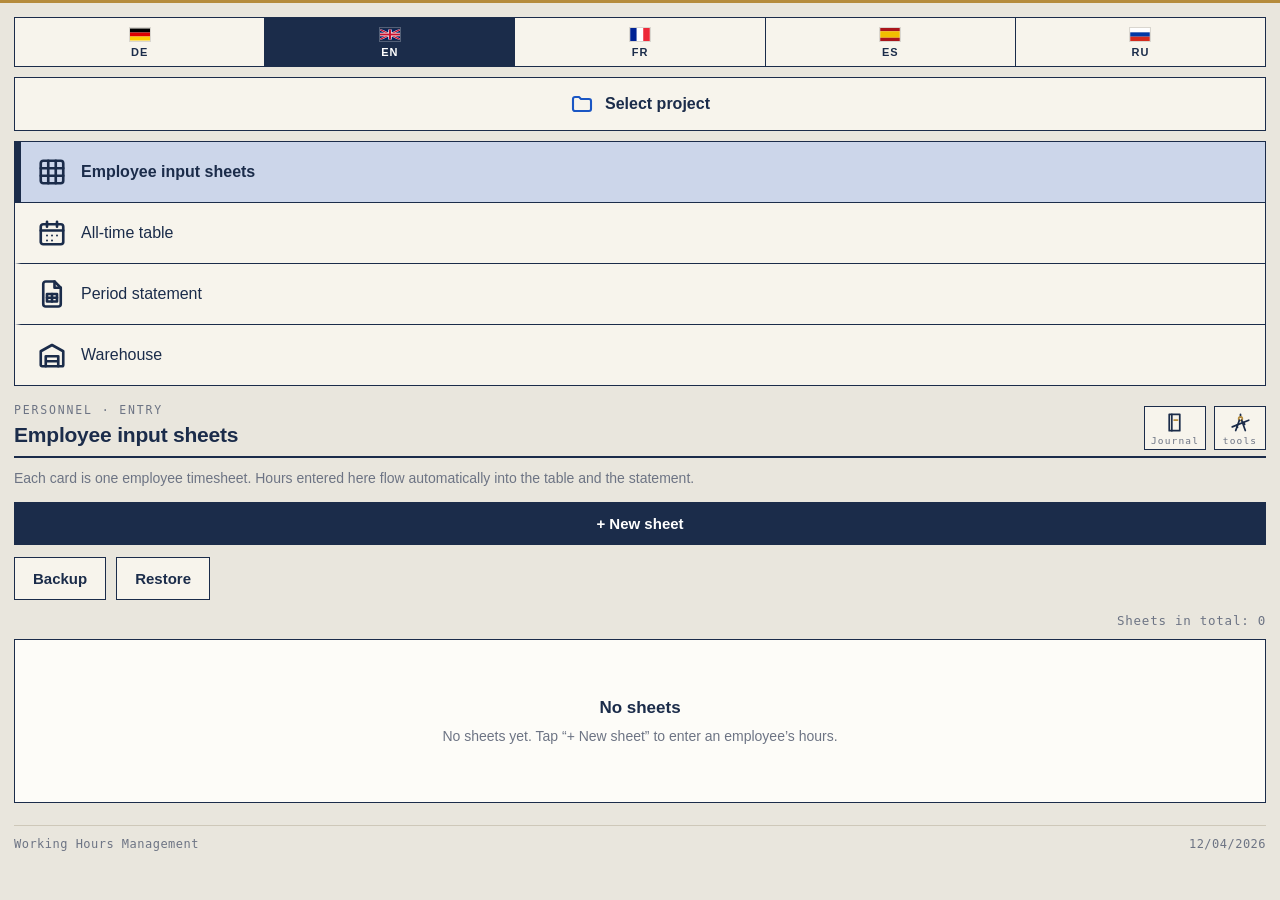
<file: arbeitszeit/index.html>
<!DOCTYPE html>
<html lang="en">
<head>
<meta charset="UTF-8">
<meta name="viewport" content="width=device-width, initial-scale=1.0">
<title>Working Hours Management</title>
<meta name="apple-mobile-web-app-capable" content="yes">
<meta name="mobile-web-app-capable" content="yes">
<meta name="apple-mobile-web-app-status-bar-style" content="default">
<meta name="apple-mobile-web-app-title" content="WHM">
<meta name="theme-color" content="#1b2c4a">
<link rel="manifest" href="manifest.webmanifest">
<link rel="apple-touch-icon" href="apple-touch-icon.png?v=clock">
<style>
  :root{
    --ink:#1b2c4a;
    --ink-2:#33415c;
    --muted:#6d7484;
    --bg:#e9e6dd;
    --panel:#f7f4ec;
    --white:#fdfcf8;
    --hair:#cec8b9;
    --active:#ccd6ea;
    --gold:#b58b3c;
    --line:#1b2c4a;
    --line-strong:#1b2c4a;
    --head-bg:#e4e0d5;
    --warn:#8f2f2f;
    --sans:"Helvetica Neue",Inter,-apple-system,BlinkMacSystemFont,"Segoe UI",Arial,sans-serif;
    --mono:ui-monospace,"SF Mono",SFMono-Regular,Menlo,Consolas,monospace;
  }
  *{box-sizing:border-box;}
  html,body{margin:0;padding:0;}
  body{
    font-family:var(--sans);
    background:var(--bg);color:var(--ink);font-size:15px;line-height:1.45;
    -webkit-text-size-adjust:100%;
    border-top:3px solid var(--gold);
  }
  .wrap{max-width:1400px;margin:0 auto;padding:14px 14px 30px;}

  /* ---------- language ---------- */
  .lang-bar{margin-bottom:10px;}
  .lang-pill{
    display:flex; align-items:stretch; gap:0;
    background:var(--panel);
    border:1.5px solid var(--line);
    overflow:hidden;
  }
  .lang-btn{
    flex:1 1 0; min-width:0;
    display:flex; flex-direction:column; align-items:center; justify-content:center;
    gap:5px; padding:9px 2px 8px;
    background:transparent; border:none; border-right:1.5px solid var(--line);
    cursor:pointer; font-family:var(--sans);
    font-size:11px; font-weight:700; letter-spacing:.08em; color:var(--ink);
  }
  .lang-btn:last-child{border-right:none;}
  .lang-btn svg{display:block; width:22px; height:15px; flex:none; border:1px solid rgba(0,0,0,.12);}
  .lang-code{line-height:1;}
  .lang-btn.active{background:var(--ink); color:#fff;}
  .lang-btn.active svg{border-color:rgba(255,255,255,.25);}

  /* ---------- projects ---------- */
  .proj-bar{margin-bottom:10px;}
  .proj-btn{
    width:100%;display:flex;align-items:center;justify-content:center;gap:11px;
    background:var(--panel);border:1.5px solid var(--line);border-radius:0;
    padding:14px 18px;cursor:pointer;font-family:var(--sans);
    font-size:16px;font-weight:600;color:var(--ink);
  }
  .proj-btn svg{flex:none;}
  .proj-list{display:block;margin-bottom:14px;}
  .proj-head{
    display:flex;justify-content:space-between;align-items:baseline;gap:10px;
    font-family:var(--mono);font-size:11.5px;letter-spacing:.14em;
    text-transform:uppercase;color:var(--muted);margin-bottom:6px;white-space:nowrap;
  }
  .proj-items{border:1.5px solid var(--line);background:var(--white);}
  .proj-card{
    display:flex;align-items:center;justify-content:space-between;gap:14px;
    width:100%;background:var(--white);border:none;border-bottom:1px solid var(--line);
    border-left:6px solid transparent;
    padding:16px 16px 16px 18px;cursor:pointer;font-family:var(--sans);
  }
  .proj-items .proj-card:last-child{border-bottom:none;}
  .proj-card.active{background:var(--active);border-left-color:var(--ink);}
  .proj-card .pname{
    font-size:20px;font-weight:700;color:var(--ink);flex:1;min-width:0;
    overflow:hidden;text-overflow:ellipsis;white-space:nowrap;text-align:left;
  }
  .proj-card .pcount{font-family:var(--mono);font-size:12px;color:var(--muted);font-weight:400;letter-spacing:.04em;}
  .proj-card.editing{background:var(--panel);}
  .proj-card .pname-input{
    flex:1;min-width:0;font-size:19px;font-weight:700;color:var(--ink);
    border:1.5px solid var(--gold);padding:8px 10px;background:#fff;
  }
  .proj-card .pedit{
    border:1.5px solid var(--line);background:var(--panel);cursor:pointer;
    width:42px;height:42px;display:flex;align-items:center;justify-content:center;
    padding:0;flex:none;border-radius:0;
  }
  .proj-card.active .pedit{background:var(--ink);}
  .proj-card.active .pedit svg{stroke:#fff;}

  /* ---------- nav ---------- */
  .panel{border:1.5px solid var(--line);background:var(--panel);margin-bottom:16px;}
  .nav-card{
    width:100%;display:flex;align-items:center;gap:14px;
    background:var(--panel);border:none;border-bottom:1px solid var(--line);
    border-left:6px solid transparent;
    padding:15px 16px;cursor:pointer;font-size:16px;color:var(--ink);
    text-align:left;font-family:var(--sans);font-weight:500;
  }
  .panel .nav-card:last-child{border-bottom:none;}
  .nav-card svg{flex:none;stroke:var(--ink);}
  .nav-card.active{background:var(--active);border-left-color:var(--ink);font-weight:700;}

  /* ---------- view header ---------- */
  .view-head{
    border-bottom:2px solid var(--ink);margin-bottom:10px;padding-bottom:4px;
    display:flex;align-items:flex-end;gap:10px;
  }
  .vh-text{flex:1 1 auto;min-width:0;}          /* the title may wrap; buttons never shrink it */
  .head-tools{display:flex;gap:8px;flex:none;align-self:flex-end;padding-bottom:2px;}
  .head-tool{
    display:flex;flex-direction:column;align-items:center;justify-content:center;gap:2px;
    min-width:52px;min-height:44px;padding:4px 6px;
    background:var(--panel);border:1.5px solid var(--line);border-radius:0;
    border-left:1.5px solid var(--line);
    cursor:pointer;font-family:inherit;color:var(--ink);box-shadow:none;
  }
  .head-tool.active{background:var(--active);border-left:5px solid var(--ink);}
  .head-tool .ht-glyph{display:block;line-height:0;}
  .head-tool .ht-glyph svg{width:23px;height:23px;display:block;}
  .head-tool .ht-label{
    font-family:var(--mono);font-size:9.5px;letter-spacing:.12em;
    color:var(--muted);line-height:1;white-space:nowrap;
  }
  .head-tool.active .ht-label{color:var(--ink);}
  @media screen and (max-width:420px){
    .head-tool{min-width:46px;padding:4px 3px;}
    .head-tool .ht-label{font-size:9px;letter-spacing:.06em;}
  }
  .eyebrow{
    font-family:var(--mono);font-size:11.5px;letter-spacing:.16em;
    text-transform:uppercase;color:var(--muted);
  }
  h2.view-title{font-size:21px;font-weight:700;margin:1px 0 2px;letter-spacing:-.01em;}
  p.view-sub{font-size:14px;color:var(--muted);margin:0 0 14px;}

  .card{background:var(--white);border:1.5px solid var(--line);padding:0;margin-bottom:14px;}

  /* ---------- controls ---------- */
  button.btn{
    font-family:var(--sans);font-size:15px;font-weight:600;
    border:1.5px solid var(--line);background:var(--panel);color:var(--ink);
    border-radius:0;padding:12px 18px;cursor:pointer;
  }
  button.btn.primary{background:var(--ink);border-color:var(--ink);color:#fff;}
  button.btn.ghost{background:var(--panel);}
  button.btn.danger{color:var(--warn);border-color:var(--warn);background:var(--panel);}
  button.btn.danger.confirming{background:var(--warn);color:#fff;border-color:var(--warn);}
  button.btn:active{opacity:.85;}
  button.btn.wide{width:100%;}

  .toolbar{display:flex;flex-wrap:wrap;gap:10px;align-items:flex-end;margin-bottom:12px;}
  .toolbar .spacer{margin-left:auto;}

  .seg{display:flex;width:100%;border:1.5px solid var(--line);}
  .seg button{
    flex:1;font-family:var(--sans);font-size:13.5px;font-weight:700;
    letter-spacing:.09em;text-transform:uppercase;
    background:var(--panel);border:none;padding:13px 6px;cursor:pointer;
    border-right:1.5px solid var(--line);color:var(--ink);
  }
  .seg button:last-child{border-right:none;}
  .seg button.active{background:var(--ink);color:#fff;}

  /* labelled field groups */
  .fpair,.field{display:flex;flex-direction:column;gap:4px;}
  .fpair > .flab,.field-label,label.fld{
    display:block;font-family:var(--mono);font-size:11px;letter-spacing:.08em;
    text-transform:uppercase;color:var(--muted);white-space:normal;
    overflow-wrap:break-word;word-break:break-word;line-height:1.35;
    margin:0 0 4px;max-width:100%;
  }
  .rowbreak{flex-basis:100%;height:0;margin:0;}
  .stepper{display:flex;gap:8px;flex:none;}
  .stepper .btn{min-width:52px;padding:12px 0;text-align:center;}
  .meta-line{
    font-family:var(--mono);font-size:12.5px;letter-spacing:.06em;
    color:var(--muted);text-align:right;margin:0 0 8px;
  }

  input[type=text],input[type=date],input[type=time],input[type=number],input[type=month],select,textarea{
    font-family:var(--sans);font-size:15px;color:var(--ink);
    border:1.5px solid var(--line);border-radius:0;padding:11px 10px;width:100%;
    background:var(--white);
  }
  select{background:var(--white);}
  input:focus,select:focus,textarea:focus{outline:2px solid var(--gold);outline-offset:-2px;}

  /* date fields: we draw the text so it follows the app language */
  .datefield{position:relative;display:flex;align-items:stretch;
    width:100%;max-width:100%;overflow:hidden;}
  .datefield > input[type=date]{
    width:100%;min-width:0;max-width:100%;
    -webkit-appearance:none;appearance:none;color:transparent;
  }
  .datefield > input[type=date]::-webkit-datetime-edit{opacity:0;}
  .datefield > input[type=date]::-webkit-calendar-picker-indicator{opacity:.5;}
  .timefield{position:relative;display:flex;align-items:stretch;width:100%;overflow:hidden;}
  .timefield > input[type=time]{
    width:100%;min-width:0;-webkit-appearance:none;appearance:none;color:transparent;
  }
  .timefield > input[type=time]::-webkit-date-and-time-value{opacity:0;}
  .timefield > input[type=time]::-webkit-calendar-picker-indicator{display:none;}
  .tflabel{
    position:absolute;inset:0;display:flex;align-items:center;justify-content:center;
    pointer-events:none;font-size:13px;color:var(--ink);white-space:nowrap;
  }
  .dflabel{
    position:absolute;left:0;top:0;bottom:0;right:26px;
    display:flex;align-items:center;padding:0 10px;
    pointer-events:none;font-size:15px;color:var(--ink);white-space:nowrap;overflow:hidden;
  }

  .grid{display:grid;gap:12px;}
  .grid > *{min-width:0;}
  .g2{grid-template-columns:repeat(auto-fit,minmax(min(100%,260px),1fr));}
  .g3{grid-template-columns:repeat(auto-fit,minmax(min(100%,260px),1fr));}

  /* ---------- sheet list ---------- */
  .sheet-list{border:1.5px solid var(--line);background:var(--white);}
  .sheet-item{
    display:flex;align-items:center;gap:12px;flex-wrap:wrap;
    border:none;border-bottom:1px solid var(--hair);
    padding:14px 16px;background:var(--white);
  }
  .sheet-list .sheet-item:last-child{border-bottom:none;}
  .sheet-item .who{font-weight:700;font-size:16px;flex:1 1 170px;}
  .sheet-item .meta{font-family:var(--mono);font-size:12px;color:var(--muted);flex:1 1 100%;letter-spacing:.03em;}
  .sheet-item .hrs{font-family:var(--mono);font-weight:700;min-width:74px;text-align:right;}

  .empty{
    background:var(--white);border:1.5px solid var(--line);
    padding:56px 24px;text-align:center;margin-bottom:14px;
  }
  .empty-title{font-size:17px;font-weight:700;color:var(--ink);}
  .empty-desc{font-size:14px;color:var(--muted);margin-top:6px;white-space:pre-line;}

  /* ---------- tables ---------- */
  .table-wrap{overflow:auto;max-height:70vh;border:1.5px solid var(--line);background:var(--white);-webkit-overflow-scrolling:touch;}
  table{border-collapse:collapse;width:100%;}
  th,td{border:1px solid var(--hair);padding:8px 6px;font-size:13px;text-align:center;white-space:nowrap;}
  thead th{
    background:var(--head-bg);position:sticky;top:0;z-index:3;
    font-family:var(--mono);font-size:11.5px;letter-spacing:.04em;
    font-weight:700;border-bottom:1.5px solid var(--line);
  }
  th.weekend,td.weekend{background:#efece3;}
  td.name-cell,th.name-cell{
    position:sticky;left:0;z-index:2;background:var(--white);text-align:left;
    min-width:160px;font-weight:600;border-right:1.5px solid var(--line);
  }
  thead th.name-cell{z-index:4;background:var(--head-bg);}
  td.total-cell,th.total-cell{
    position:sticky;right:0;z-index:2;background:var(--panel);
    font-family:var(--mono);font-weight:700;min-width:80px;
    border-left:1.5px solid var(--line);
  }
  thead th.total-cell{z-index:4;background:var(--head-bg);}
  tr.sum-row td{background:var(--active);font-weight:700;border-top:1.5px solid var(--line);}
  tr.sum-row td.name-cell{background:var(--active);}
  td.money-cell,th.money-cell{position:static;box-shadow:none;min-width:104px;}

  /* ---------- report ---------- */
  .report{background:var(--white);border:1.5px solid var(--line);padding:20px 18px;}
  .report h3{
    font-size:16px;margin:26px 0 4px;border-bottom:2px solid var(--ink);padding-bottom:5px;
    letter-spacing:.02em;
  }
  .report h3:first-of-type{margin-top:4px;}
  .report h4{
    font-family:var(--mono);font-size:12px;letter-spacing:.1em;text-transform:uppercase;
    margin:16px 0 6px;color:var(--ink-2);
  }
  .report table{margin-bottom:6px;}
  .report th,.report td{text-align:left;padding:7px 8px;border:1px solid var(--hair);}
  .report thead th{position:static;}
  .report td.num,.report th.num{text-align:right;width:120px;font-family:var(--mono);}
  .report .kw-total{font-size:13.5px;font-weight:700;margin:8px 0 0;}
  .report .kw-extra{
    font-family:var(--mono);font-size:12px;color:var(--ink-2);margin:2px 0 0;
    letter-spacing:.03em;
  }
  .rep-scroll{overflow-x:auto;-webkit-overflow-scrolling:touch;}
  .report .kw-total span{font-weight:400;color:var(--muted);font-family:var(--mono);font-size:12px;}
  .report .grand{margin-top:26px;padding-top:14px;border-top:2px solid var(--ink);}

  /* ---------- timesheet document ---------- */
  .doc{background:var(--white);border:1.5px solid var(--line);padding:16px;}
  .doc h1{font-size:18px;margin:0 0 12px;letter-spacing:-.01em;}
  .doc .box{border:1.5px solid var(--line);margin-bottom:10px;}
  .doc .box-head{
    background:var(--head-bg);font-family:var(--mono);font-weight:700;
    font-size:11px;letter-spacing:.1em;text-transform:uppercase;
    padding:6px 8px;border-bottom:1.5px solid var(--line);
  }
  .doc .box-body{padding:8px;}
  .doc table.kv{width:100%;border-collapse:collapse;}
  .doc table.kv td{border:1px solid var(--line);padding:0;}
  .doc table.kv td.lbl{
    background:var(--head-bg);font-family:var(--mono);font-weight:700;width:170px;
    font-size:11px;letter-spacing:.06em;text-transform:uppercase;padding:6px 8px;
  }
  .doc table.kv input{border:none;}
  .doc .az{border-collapse:collapse;width:100%;min-width:1020px;}
  .doc .az th,.doc .az td{border:1px solid var(--line);padding:0;font-size:12px;}
  .doc .az thead th{background:var(--head-bg);padding:6px 4px;position:static;}
  .doc .az td input{border:none;text-align:center;padding:7px 3px;}
  .doc .az td.taet{min-width:240px;}
  .doc .az td.taet input{text-align:left;}
  .doc .az td.std{background:var(--panel);font-family:var(--mono);font-weight:700;text-align:center;padding:7px 3px;}
  .doc .datefield{width:100%;}
  .doc .az .dflabel{right:20px;padding:0 3px;justify-content:center;font-size:12px;}
  .doc .az td:first-child{min-width:126px;}
  .doc .gesamt{
    display:flex;justify-content:flex-end;gap:12px;align-items:center;
    margin:12px 0 4px;font-weight:700;
  }
  .doc .gesamt .val{
    border:1.5px solid var(--line);padding:8px 18px;min-width:84px;text-align:center;
    background:var(--active);font-family:var(--mono);
  }
  .doc .allg-row{display:flex;gap:0;align-items:stretch;}
  .doc .allg-row input.main{flex:1;border:none;}
  .doc .allg-row input.small{width:92px;text-align:center;border:none;border-left:1px solid var(--line);}
  .doc .sig-section{display:flex;flex-wrap:wrap;gap:22px;margin-top:26px;}
  .doc .sig-block{flex:1 1 260px;}
  .doc .ort-datum{flex:1 1 190px;}
  .doc .ort-datum input,.doc .ort-datum .datefield{margin-bottom:8px;}
  .doc .sig-pad{
    border:none;border-bottom:1.5px solid var(--line);
    width:100%;height:96px;touch-action:none;background:var(--white);display:block;cursor:crosshair;
  }
  .doc .sig-caption{
    font-family:var(--mono);font-size:10.5px;letter-spacing:.04em;
    color:var(--muted);margin-top:4px;
  }
  .doc .sig-name{margin-top:12px;}
  .doc .sig-name input{border:none;border-bottom:1.5px solid var(--line);}
  .doc .sig-clear{
    font-family:var(--mono);font-size:10.5px;letter-spacing:.06em;text-transform:uppercase;
    background:var(--panel);border:1.5px solid var(--line);border-radius:0;
    padding:4px 10px;cursor:pointer;margin-top:6px;color:var(--ink);
  }

  /* validation */
  .warnbox{
    border:1.5px solid var(--warn);background:#fbf2f2;
    padding:12px 14px;margin-bottom:12px;
  }
  .warnbox-title{
    font-family:var(--mono);font-size:11px;letter-spacing:.14em;text-transform:uppercase;
    color:var(--warn);font-weight:700;margin-bottom:4px;
  }
  .warnbox ul{margin:0;padding-left:18px;font-size:13.5px;color:var(--ink);}
  .doc .az tr.row-bad td{background:#fbf2f2;}
  .doc .az tr.row-bad td.c-date input,.doc .az tr.row-bad td.c-pause input{box-shadow:inset 0 0 0 2px var(--warn);}

  /* On a phone the five time columns fill the screen; the rest scrolls sideways
     inside the table, so the header keeps lining up with its columns. */
  @media screen and (max-width:760px){
    /* fixed layout: the declared column widths win over the intrinsic
       width of the date/time controls, which would otherwise stretch the cells */
    .doc .az{min-width:0;width:944px;table-layout:fixed;}
    .doc .az td input,.doc .az td select{
      min-width:0;width:100%;-webkit-appearance:none;appearance:none;
    }
    .doc .az td input[type=time]::-webkit-date-and-time-value{text-align:center;margin:0;}
    .doc .az th,.doc .az td{font-size:11.5px;}
    .doc .az td input{font-size:13px;padding:8px 1px;}
    .doc .az .dflabel{font-size:11px;right:16px;}
    .doc .az col.c-date{width:92px;}
    .doc .az col.c-von,.doc .az col.c-bis{width:56px;}
    .doc .az col.c-pause{width:46px;}
    .doc .az col.c-std{width:62px;}
    .doc .az col.c-rate{width:70px;}
    .doc .az col.c-sum{width:84px;}
    /* the hours heading must stay readable, so let it wrap instead of clipping */
    .doc .az thead th{white-space:normal;line-height:1.15;}
    .doc .az col.c-extra{width:104px;}
    .doc .az col.c-taet{width:170px;}
    .doc .az td,.doc .az th{min-width:0;overflow:hidden;}
    /* two label+value pairs per line leave no room for the values on a phone */
    .doc table.kv,.doc table.kv tbody,.doc table.kv tr,.doc table.kv td{display:block;width:auto;}
    .doc table.kv td{border:none;border-bottom:1px solid var(--line);}
    .doc table.kv td.lbl{width:auto;border-bottom:none;padding:6px 8px 2px;}
    .doc table.kv tr{border-bottom:1.5px solid var(--line);}
    .doc table.kv tr:last-child{border-bottom:none;}
  }

  .hint{font-family:var(--mono);font-size:11.5px;color:var(--muted);margin:8px 0 0;letter-spacing:.03em;}
  .pay-row{display:flex;flex-wrap:wrap;gap:10px;margin:10px 0 0;justify-content:flex-end;}
  .pay-cell{
    display:flex;flex-direction:column;gap:3px;min-width:110px;
    border:1.5px solid var(--line);background:var(--panel);padding:7px 10px;
  }
  .pay-cell input{border:none;background:transparent;padding:2px 0;font-size:15px;}
  .pay-val{font-family:var(--mono);font-size:15px;padding:3px 0;min-height:21px;}
  .pay-val.strong{font-weight:700;}
  .settings-card{padding:14px;background:var(--panel);border:1.5px solid var(--line);margin-bottom:14px;}

  /* ---------- footer ---------- */
  .app-footer{
    display:flex;justify-content:space-between;gap:12px;
    border-top:1px solid var(--hair);margin-top:22px;padding-top:10px;
    font-family:var(--mono);font-size:12px;letter-spacing:.04em;color:var(--muted);
  }

  /* ---------- hubs (Journal / Tools) ---------- */
  .hub-grid{
    display:grid;
    grid-template-columns:repeat(2,minmax(0,1fr));
    gap:12px;
    max-width:420px;
    margin:6px 0 18px;
  }
  .hub-tile{
    display:flex;flex-direction:column;align-items:center;justify-content:center;gap:8px;
    aspect-ratio:1;min-height:120px;
    background:var(--panel);border:1.5px solid var(--line);border-radius:0;
    padding:12px 8px;cursor:pointer;font-family:inherit;color:var(--ink);
  }
  .hub-tile:active{background:var(--active);}
  .hub-tile .hub-glyph{display:block;line-height:0;}
  .hub-tile .hub-label{
    font-family:var(--mono);font-size:10.5px;letter-spacing:.12em;
    text-transform:uppercase;color:var(--ink);line-height:1.2;text-align:center;
  }
  .hub-tile.empty{
    border-style:dashed;border-color:var(--hair);background:transparent;
    cursor:default;pointer-events:none;opacity:.5;
  }
  .hub-tile.empty:active{background:transparent;}
  .hub-mark{
    width:52px;height:52px;border-radius:11px;background:#141F36;
    border:1px solid rgba(255,255,255,.08);
    display:flex;align-items:center;justify-content:center;flex:none;
  }
  .hub-mark svg{width:34px;height:34px;display:block;}
  .hub-tile > img{
    width:52px;height:52px;border-radius:11px;
    display:block;object-fit:cover;flex:none;
  }

  /* ---------- calculator (Tools) ---------- */
  #calcApp{
    --page-bg:#ECE4D3;
    --journal-bg:#F5F0E4;
    --journal-border:#C9A24B;
    --journal-text:#2A2A28;
    --journal-muted:#A79E8C;
    --navy:#1C2A3A;
    --navy-2:#223244;
    --gold:#CBA43B;
    --gold-dim:#7C7048;
    --red-dash:#B7503C;
    --cream:#ECE4D2;
    --cream-text:#1C2A3A;
    --orange:#C15E30;
    display:flex;
    align-items:stretch;
    gap:20px;
    max-width:740px;
    width:100%;
    margin:6px 0 18px;
    font-family:-apple-system,BlinkMacSystemFont,"Segoe UI",Roboto,Helvetica,Arial,sans-serif;
  }
  #calcApp .calc-tape{
    background:var(--journal-bg);
    border-radius:14px;
    width:280px;
    flex-shrink:0;
    padding:22px 20px;
    position:relative;
    display:flex;
    flex-direction:column;
  }
  #calcApp .calc-tape::after{
    content:"";
    position:absolute;
    top:22px; bottom:22px; right:10px;
    border-right:1.5px dashed var(--journal-border);
  }
  #calcApp .calc-tape-dots{
    display:flex;
    gap:8px;
    margin-bottom:18px;
  }
  #calcApp .calc-tape-dots span{
    width:8px; height:8px;
    border-radius:50%;
    border:1.5px solid var(--journal-text);
  }
  #calcApp .calc-tape-title{
    font-size:13px;
    font-weight:700;
    letter-spacing:0.14em;
    text-transform:lowercase;
    color:var(--journal-text);
    margin-bottom:16px;
  }
  #calcApp .calc-tape-entries{
    flex:1;
    overflow-y:auto;
    display:flex;
    flex-direction:column;
    gap:12px;
    padding-right:14px;
  }
  #calcApp .calc-tape-entry{
    font-size:12px;
    line-height:1.5;
    color:var(--journal-text);
    padding-bottom:10px;
    border-bottom:1px dashed #DBD2BC;
  }
  #calcApp .calc-tape-entry .expr{
    display:block;
    color:var(--journal-muted);
    font-size:11px;
  }
  #calcApp .calc-tape-entry .res{
    display:block;
    font-weight:700;
    font-size:15px;
    margin-top:2px;
  }
  #calcApp .calc-tape-empty{
    font-size:12px;
    letter-spacing:0.12em;
    color:var(--journal-muted);
    text-align:center;
    padding-top:12px;
    margin-top:auto;
  }
  #calcApp .calc{
    background:var(--navy);
    border-radius:14px;
    padding:20px 20px 22px;
    flex:1;
    min-width:0;
  }
  #calcApp .ticket-dashes{
    display:flex;
    gap:10px;
    margin-bottom:16px;
  }
  #calcApp .ticket-dashes span{
    height:0;
    border-top:1.5px dashed var(--gold-dim);
    flex:1;
  }
  #calcApp .ticket-dashes span:nth-child(3){ flex:0.4; }
  #calcApp .display{
    position:relative;
    margin:0 2px 18px;
    padding:16px 18px 20px;
  }
  #calcApp .display .corner{
    position:absolute;
    width:14px; height:14px;
  }
  #calcApp .corner.tl{ top:0; left:0; border-top:1.5px solid var(--gold); border-left:1.5px solid var(--gold); }
  #calcApp .corner.tr{ top:0; right:0; border-top:1.5px solid var(--gold); border-right:1.5px solid var(--gold); }
  #calcApp .corner.bl{ bottom:0; left:0; border-bottom:1.5px solid var(--gold); border-left:1.5px solid var(--gold); }
  #calcApp .corner.br{ bottom:0; right:0; border-bottom:1.5px solid var(--gold); border-right:1.5px solid var(--gold); }
  #calcApp .display-dash{
    height:0;
    border-top:1.5px dashed var(--red-dash);
    margin:8px 0 40px;
  }
  #calcApp .display-sub{
    text-align:right;
    color:#8FA0B3;
    font-size:14px;
    min-height:18px;
    margin-bottom:2px;
    letter-spacing:0.02em;
  }
  #calcApp .display-value{
    text-align:right;
    color:#F5F1E7;
    font-weight:700;
    font-size:44px;
    line-height:1;
    white-space:nowrap;
    overflow:hidden;
    text-overflow:ellipsis;
  }
  #calcApp .keys{
    display:grid;
    grid-template-columns:repeat(4,1fr);
    gap:10px;
  }
  #calcApp button.key{
    border:none;
    border-radius:6px;
    font-size:19px;
    font-weight:700;
    padding:16px 0;
    cursor:pointer;
    font-family:inherit;
    -webkit-tap-highlight-color:transparent;
    -webkit-user-select:none;
    user-select:none;
    touch-action:manipulation;
    transition:transform .06s ease, filter .12s ease;
  }
  #calcApp button.key:active{ transform:scale(0.96); filter:brightness(0.95); }
  #calcApp button.key.key-num{
    background:var(--cream);
    color:var(--cream-text);
  }
  #calcApp button.key.key-op{
    background:var(--navy-2);
    color:#F5F1E7;
    border:1.5px solid var(--gold-dim);
  }
  #calcApp button.key.key-ac{
    background:var(--orange);
    color:#FBF3EA;
  }
  #calcApp button.key.key-eq{
    background:var(--gold);
    color:var(--navy);
  }
  @media (max-width:560px){
    #calcApp{ flex-direction:column-reverse; }
    #calcApp .calc-tape{ width:100%; max-height:220px; }
    #calcApp .calc-tape::after{ display:none; }
    #calcApp .calc-tape-entries{ padding-right:4px; }
  }

  /* ---------- staff journal (Journal hub) ---------- */
  #staffApp{
    --cream:#f3eee4;
    --paper:#f7f3ea;
    --navy:#1a2b3c;
    --navy-ink:#142230;
    --gold:#b58d43;
    --gold-soft:#c9a45a;
    --orange:#c56a32;
    --red:#b23a32;
    --key:#efe8d8;
    --muted:rgba(26,43,60,0.45);
    background:var(--paper);
    color:var(--navy);
    padding:22px 18px 18px;
    border:1px solid rgba(26,43,60,0.08);
    display:flex;
    flex-direction:column;
    gap:16px;
    position:relative;
    max-width:860px;
    margin:6px 0 18px;
    font-family:var(--sans);
  }
  #staffApp::before{
    content:"";
    position:absolute;
    inset:10px auto 10px 0;
    width:1px;
    background:repeating-linear-gradient(to bottom, var(--gold) 0 6px, transparent 6px 14px);
  }
  #staffApp .plate{ padding:0 4px; }
  #staffApp .notch-frame{
    position:relative;
    border:1.5px solid var(--gold);
    padding:14px 18px 12px;
  }
  #staffApp .n{
    position:absolute;
    width:10px; height:10px;
    background:var(--paper);
    z-index:2;
  }
  #staffApp .n-tl{ top:-1.5px; left:-1.5px; border-right:1.5px solid var(--gold); border-bottom:1.5px solid var(--gold); }
  #staffApp .n-tr{ top:-1.5px; right:-1.5px; border-left:1.5px solid var(--gold); border-bottom:1.5px solid var(--gold); }
  #staffApp .n-bl{ bottom:-1.5px; left:-1.5px; border-right:1.5px solid var(--gold); border-top:1.5px solid var(--gold); }
  #staffApp .n-br{ bottom:-1.5px; right:-1.5px; border-left:1.5px solid var(--gold); border-top:1.5px solid var(--gold); }
  #staffApp .plate-meta{
    display:flex; justify-content:space-between; align-items:center; gap:10px;
    font-family:var(--mono);
    font-size:9px; letter-spacing:0.34em; text-transform:uppercase; color:var(--gold);
  }
  #staffApp .plate-meta .sync{
    font-family:var(--sans);
    text-transform:none; letter-spacing:0; font-size:10px; color:var(--muted);
  }
  #staffApp .plate-meta .sync::before{
    content:"";
    display:inline-block;
    width:5px; height:5px; margin-right:5px;
    border-radius:50%; background:var(--gold); vertical-align:middle;
  }
  #staffApp .hairline{
    height:1px; margin:10px 0 12px;
    background:repeating-linear-gradient(to right, var(--red) 0 18px, transparent 18px 28px);
    opacity:0.7;
  }
  #staffApp .title-row{
    display:flex; align-items:flex-end; justify-content:space-between;
    gap:16px; flex-wrap:wrap; row-gap:10px;
  }
  #staffApp h1{
    font-family:var(--mono); font-weight:500; font-size:22px;
    letter-spacing:0.14em; text-transform:lowercase; margin:0; color:var(--navy);
  }
  #staffApp .controls{ display:flex; align-items:flex-end; gap:18px; }
  #staffApp .find span{
    display:block; font-family:var(--mono);
    font-size:8px; letter-spacing:0.32em; text-transform:uppercase;
    color:var(--muted); margin-bottom:6px;
  }
  #staffApp .find input{
    -webkit-appearance:none; appearance:none;
    border:0; border-bottom:1px solid var(--gold); border-radius:0;
    background:transparent; font-family:var(--sans); font-size:13px;
    color:var(--navy); width:150px; padding:2px 0 4px;
    box-shadow:none; cursor:text;
  }
  #staffApp .find input:focus{ outline:none; border-bottom-color:var(--orange); }
  #staffApp .btn-add{
    appearance:none; border:1.5px solid var(--gold); background:transparent;
    color:var(--navy); font-family:var(--mono); font-size:10px;
    letter-spacing:0.2em; text-transform:lowercase;
    padding:9px 14px; cursor:pointer; white-space:nowrap; border-radius:0;
  }
  #staffApp .btn-add:hover{ background:var(--gold); color:var(--paper); }
  #staffApp .btn-add.ghost{ border-color:rgba(26,43,60,0.3); color:var(--muted); }
  #staffApp .btn-add.ghost:hover{ background:transparent; color:var(--navy); border-color:var(--navy); }
  #staffApp .btn-add.primary{ background:var(--navy); border-color:var(--navy); color:var(--paper); }
  #staffApp .btn-add.primary:hover{ background:var(--gold); border-color:var(--gold); color:var(--navy-ink); }
  #staffApp .cols{
    list-style:none; display:grid; gap:8px; margin:0;
    padding:0 8px; font-family:var(--mono);
    font-size:8px; letter-spacing:0.28em; text-transform:uppercase; color:var(--muted);
  }
  #staffApp .people{ list-style:none; display:flex; flex-direction:column; margin:0; padding:0; }
  #staffApp .people li{
    display:grid; align-items:center; gap:8px;
    padding:12px 8px; border-bottom:1px solid rgba(178,58,50,0.16); font-size:14px;
  }
  #staffApp .cols.c-staff, #staffApp .people.p-staff li{
    grid-template-columns:52px 1.3fr 0.9fr 0.9fr 0.9fr 82px;
  }
  #staffApp .cols.c-archive, #staffApp .people.p-archive li{
    grid-template-columns:52px 1.3fr 0.9fr 0.9fr 82px;
  }
  #staffApp .mark{
    width:36px; height:36px; display:grid; place-items:center;
    border:1.5px solid var(--navy); font-family:var(--mono);
    font-size:9px; letter-spacing:0.08em; color:var(--navy);
  }
  #staffApp .name{ font-weight:600; min-width:0; overflow:hidden; text-overflow:ellipsis; }
  #staffApp .role, #staffApp .dept{ color:var(--navy); min-width:0; overflow:hidden; text-overflow:ellipsis; }
  #staffApp .row-actions{ display:flex; gap:6px; justify-content:flex-end; }
  #staffApp .btn-mini{
    appearance:none; border:1px solid rgba(26,43,60,0.3); background:transparent;
    color:var(--navy); font-family:var(--mono); font-size:8px;
    letter-spacing:0.12em; text-transform:lowercase;
    padding:6px 8px; cursor:pointer; line-height:1; border-radius:0;
  }
  #staffApp .btn-mini:hover{ border-color:var(--gold); color:var(--gold); }
  #staffApp .btn-mini.danger:hover{ border-color:var(--red); color:var(--red); }
  #staffApp .status-select{
    appearance:none; border:0; border-bottom:1px solid transparent;
    background:transparent; font-family:var(--mono); font-size:9px;
    letter-spacing:0.18em; text-transform:lowercase; color:var(--gold);
    cursor:pointer; padding:2px 0; width:auto; min-width:0;
  }
  #staffApp .status-select:hover, #staffApp .status-select:focus{
    border-bottom-color:var(--gold); outline:none;
  }
  #staffApp .status-select[data-tone="warn"]{ color:var(--red); }
  #staffApp .status-select[data-tone="muted"]{ color:var(--muted); }
  #staffApp .empty-state{
    padding:34px 8px; text-align:center; color:var(--muted); font-size:13px;
  }
  #staffApp .empty-state b{ display:block; margin-bottom:4px; color:var(--navy); font-weight:600; }
  #staffApp .form-panel{
    border:1.5px dashed var(--gold); padding:16px 18px;
    display:flex; flex-direction:column; gap:12px;
  }
  #staffApp .form-grid{
    display:grid; grid-template-columns:repeat(auto-fit, minmax(150px, 1fr));
    gap:12px 16px;
  }
  #staffApp .field{ display:flex; flex-direction:column; gap:6px; }
  #staffApp .field label{
    font-family:var(--mono); font-size:8px; letter-spacing:0.28em;
    text-transform:uppercase; color:var(--muted); margin:0;
  }
  #staffApp .field input, #staffApp .field select{
    appearance:none; border:0; border-bottom:1px solid var(--gold);
    background:transparent; font-family:var(--sans); font-size:13px;
    color:var(--navy); padding:4px 0 6px; width:100%; border-radius:0;
  }
  #staffApp .field input:focus, #staffApp .field select:focus{
    outline:none; border-bottom-color:var(--orange);
  }
  #staffApp .form-actions{ display:flex; gap:10px; justify-content:flex-end; }
  #staffApp .feed-title{
    font-family:var(--mono); font-size:10px; letter-spacing:0.24em;
    text-transform:lowercase; color:var(--muted); margin:8px 4px 0;
  }
  #staffApp .caption{
    display:flex; flex-direction:column; align-items:center; gap:10px;
    padding-top:8px; margin-top:auto;
  }
  #staffApp .caption i{ display:block; width:72px; height:1px; background:var(--gold); }
  #staffApp .caption span{
    font-family:var(--mono); font-size:11px; letter-spacing:0.46em; text-transform:lowercase;
  }
  @media (max-width:800px){
    #staffApp .dept{ display:none; }
    #staffApp .cols.c-staff, #staffApp .people.p-staff li{
      grid-template-columns:38px 1.1fr 0.85fr 0.75fr 52px;
    }
    #staffApp .cols.c-staff li:nth-child(4), #staffApp .people.p-staff li .dept{ display:none; }
    #staffApp .cols.c-archive, #staffApp .people.p-archive li{
      grid-template-columns:40px 1.2fr 0.9fr 70px;
    }
    #staffApp .cols.c-archive li:nth-child(4), #staffApp .people.p-archive li .a-date{ display:none; }
    #staffApp .row-actions{ flex-direction:column; align-items:flex-end; gap:4px; }
    #staffApp .btn-mini{ padding:5px 6px; font-size:7px; }
    #staffApp .controls{ flex-wrap:wrap; gap:10px; }
    #staffApp .find input{ width:120px; }
    #staffApp .form-actions{ justify-content:stretch; }
    #staffApp .form-actions .btn-add{ flex:1; }
  }
  @media (max-width:420px){
    #staffApp{ padding:14px 10px 12px; }
    #staffApp h1{ font-size:16px; letter-spacing:0.1em; }
    #staffApp .notch-frame{ padding:12px 12px 10px; }
    #staffApp .controls{ width:100%; }
    #staffApp .find{ flex:1; min-width:0; }
    #staffApp .find input{ width:100%; }
    #staffApp .cols.c-staff, #staffApp .people.p-staff li{
      grid-template-columns:36px 1.2fr 0.9fr 0.8fr 48px;
    }
    #staffApp .people li{ padding:10px 4px; font-size:13px; gap:6px; }
    #staffApp .mark{ width:32px; height:32px; font-size:8px; }
  }

  /* ---------- company menu (Journal hub) ---------- */
  #coApp{ margin:0 0 18px; }
  #coApp .hub-grid{ margin:6px 0 0; }
  #coApp .hub-mark{
    font-family:var(--mono);
    font-size:15px;
    font-weight:600;
    letter-spacing:.08em;
    color:#fff;
  }
  #coApp .co-panel{
    padding:14px;
    background:var(--panel);
    border:1.5px solid var(--line);
    margin-bottom:14px;
  }
  #coApp .co-panel-head{
    display:flex; align-items:flex-end; gap:12px;
    margin-bottom:14px;
  }
  #coApp .co-panel-head .view-title{ margin-bottom:0; }
  #coApp .co-saved{
    margin-left:auto;
    font-family:var(--mono);
    font-size:11.5px;
    letter-spacing:.03em;
    color:var(--muted);
    opacity:0;
    transition:opacity .35s ease;
    align-self:center;
  }
  #coApp .co-saved.show{ opacity:1; }
  #coApp .co-grid{
    display:grid;
    grid-template-columns:1fr 1fr;
    gap:12px 16px;
  }
  #coApp .co-grid .span2{ grid-column:1 / -1; }
  #coApp .co-field{ display:flex; flex-direction:column; gap:4px; }
  #coApp .co-field label{
    font-family:var(--mono);
    font-size:11px;
    letter-spacing:.08em;
    text-transform:uppercase;
    color:var(--muted);
  }
  #coApp .co-field input,
  #coApp .co-field textarea,
  #coApp .co-field select{
    font-family:var(--sans);
    font-size:15px;
    color:var(--ink);
    border:1.5px solid var(--line);
    border-radius:0;
    padding:11px 10px;
    width:100%;
    background:var(--white);
  }
  #coApp .co-field textarea{ min-height:72px; resize:vertical; }
  #coApp .co-field input:focus,
  #coApp .co-field textarea:focus,
  #coApp .co-field select:focus{ outline:2px solid var(--gold); outline-offset:-2px; }
  #coApp .co-kpis{
    display:grid;
    grid-template-columns:1fr 1fr;
    gap:10px;
  }
  #coApp .co-kpi{
    display:flex;
    flex-direction:column;
    gap:3px;
    min-width:110px;
    border:1.5px solid var(--line);
    background:var(--panel);
    padding:7px 10px;
  }
  #coApp .co-kpi .k{
    font-family:var(--mono);
    font-size:11px;
    letter-spacing:.08em;
    text-transform:uppercase;
    color:var(--muted);
  }
  #coApp .co-kpi .v{
    font-family:var(--mono);
    font-size:15px;
    font-weight:700;
    color:var(--ink);
    padding:3px 0;
    min-height:21px;
  }
  #coApp .co-kpi .s{
    font-family:var(--mono);
    font-size:11.5px;
    color:var(--muted);
  }
  #coApp .co-note{
    font-family:var(--mono);
    font-size:11.5px;
    letter-spacing:.03em;
    color:var(--muted);
    margin:12px 0 0;
  }
  #coApp .co-empty{
    text-align:center;
    padding:28px 12px;
    color:var(--muted);
    font-family:var(--mono);
    font-size:13px;
    letter-spacing:.03em;
  }
  #coApp .co-report-line{
    display:flex;
    justify-content:space-between;
    gap:12px;
    padding:10px 0;
    border-bottom:1px solid var(--hair);
    font-size:15px;
  }
  #coApp .co-report-line .k{
    font-family:var(--mono);
    font-size:11px;
    letter-spacing:.08em;
    text-transform:uppercase;
    color:var(--muted);
  }
  #coApp .co-report-line .v{ color:var(--ink); font-weight:600; text-align:right; }
  #coApp .co-names{
    margin:10px 0 0;
    padding:0;
    list-style:none;
    display:flex;
    flex-wrap:wrap;
    gap:8px;
  }
  #coApp .co-names li{
    border:1.5px solid var(--line);
    background:var(--white);
    padding:6px 10px;
    font-size:13.5px;
    color:var(--ink);
  }
  #coApp .co-toolbar{
    display:flex;
    justify-content:flex-end;
    margin-bottom:12px;
  }
  #coApp .co-form-actions{
    display:flex;
    gap:10px;
    justify-content:flex-end;
    margin-top:14px;
    flex-wrap:wrap;
  }
  #coApp .co-cards{ display:flex; flex-direction:column; gap:10px; }
  #coApp .co-card{
    display:flex;
    align-items:flex-start;
    justify-content:space-between;
    gap:12px;
    background:var(--panel);
    border:1.5px solid var(--line);
    padding:12px 14px;
  }
  #coApp .co-card .who{ min-width:0; }
  #coApp .co-card .nm{
    font-weight:700;
    color:var(--ink);
    font-size:16px;
    overflow:hidden;
    text-overflow:ellipsis;
    white-space:nowrap;
  }
  #coApp .co-card .meta{
    font-family:var(--mono);
    font-size:11px;
    color:var(--muted);
    letter-spacing:.04em;
    margin-top:4px;
  }
  #coApp .co-card-actions{ display:flex; gap:6px; flex:none; flex-wrap:wrap; }
  #invoiceDoc #invPartnerSel{
    margin:0 0 8px 0;
    font-size:13.5px;
    background:var(--inv-cream);
  }
  @media (max-width:640px){
    #coApp .co-grid, #coApp .co-kpis{ grid-template-columns:1fr; }
    #coApp .co-card{ flex-wrap:wrap; }
  }

  /* ---------- faktura hub (mirrors company menu) ---------- */
  #invApp{ margin:0 0 18px; }
  #invApp .hub-grid{ margin:6px 0 0; }
  #invApp .hub-mark{
    font-family:var(--mono);
    font-size:15px;
    font-weight:600;
    letter-spacing:.08em;
    color:#fff;
  }
  #invApp .co-panel{
    padding:14px;
    background:var(--panel);
    border:1.5px solid var(--line);
    margin-bottom:14px;
  }
  #invApp .co-panel-head{
    display:flex; align-items:flex-end; gap:12px;
    margin-bottom:14px;
  }
  #invApp .co-panel-head .view-title{ margin-bottom:0; }
  #invApp .co-grid{
    display:grid;
    grid-template-columns:1fr 1fr;
    gap:12px 16px;
  }
  #invApp .co-grid .span2{ grid-column:1 / -1; }
  #invApp .co-field{ display:flex; flex-direction:column; gap:4px; }
  #invApp .co-field label{
    font-family:var(--mono);
    font-size:11px;
    letter-spacing:.08em;
    text-transform:uppercase;
    color:var(--muted);
  }
  #invApp .co-field input,
  #invApp .co-field textarea,
  #invApp .co-field select{
    font-family:var(--sans);
    font-size:15px;
    color:var(--ink);
    border:1.5px solid var(--line);
    border-radius:0;
    padding:11px 10px;
    width:100%;
    background:var(--white);
  }
  #invApp .co-field textarea{ min-height:72px; resize:vertical; }
  #invApp .co-field input:focus,
  #invApp .co-field textarea:focus,
  #invApp .co-field select:focus{ outline:2px solid var(--gold); outline-offset:-2px; }
  #invApp .co-note{
    font-family:var(--mono);
    font-size:11.5px;
    letter-spacing:.03em;
    color:var(--muted);
    margin:12px 0 0;
  }
  #invApp .daterange{ display:flex; align-items:center; gap:8px; }
  #invApp .daterange span{ color:var(--muted); flex:none; }
  #invApp .inv-taxmode{ display:flex; flex-direction:column; gap:10px; }
  #invApp .inv-taxmode label{
    display:flex; align-items:flex-start; gap:8px; cursor:pointer;
    font-size:14px; line-height:1.4;
  }
  #invApp .inv-taxmode input[type=radio]{
    width:18px; height:18px; margin-top:2px; flex:none;
    accent-color:var(--ink); padding:0;
  }
  #invApp .skonto-row{ display:flex; align-items:center; gap:8px; flex-wrap:wrap; }
  #invApp .skonto-row input.small{ width:72px; flex:none; text-align:center; }
  #invApp .paydays{ display:flex; align-items:center; gap:8px; }
  #invApp .paydays input{ width:88px; flex:none; text-align:center; }
  #invApp .paydays span{ color:var(--muted); font-size:13px; }
  #invApp .inv-table-wrap{ overflow-x:auto; -webkit-overflow-scrolling:touch; margin:0 0 10px; }
  #invApp table.inv-items{
    width:100%; table-layout:fixed; border-collapse:collapse;
    font-size:13px; background:var(--white);
  }
  #invApp table.inv-items th,
  #invApp table.inv-items td{ min-width:0; }
  #invApp table.inv-items thead th:nth-child(2),
  #invApp table.inv-items tbody td:nth-child(2){ width:auto; }
  #invApp table.inv-items .col-menge{ width:52px; }
  #invApp table.inv-items .col-einheit{ width:52px; }
  #invApp table.inv-items .col-einzel{ width:72px; }
  #invApp table.inv-items .col-gesamt{ width:72px; }
  #invApp table.inv-items thead th{
    text-align:left; font-family:var(--mono); font-size:10.5px; letter-spacing:.06em;
    text-transform:uppercase; color:var(--muted); padding:8px 6px;
    border-bottom:1.5px solid var(--line);
  }
  #invApp table.inv-items thead th.num{ text-align:right; }
  #invApp table.inv-items tbody td{
    padding:4px 4px; border-bottom:1px solid var(--hair); vertical-align:middle;
  }
  #invApp table.inv-items tbody td.num{ text-align:right; white-space:nowrap; }
  #invApp .inv-pos{ width:22px; color:var(--muted); text-align:center; font-size:12px; }
  #invApp .inv-del-cell{ width:28px; }
  #invApp .inv-del{
    background:none; border:1.5px solid var(--line); color:var(--muted); cursor:pointer;
    width:26px; height:26px; padding:0; font-size:13px;
  }
  #invApp td .cell-input{
    border:1.5px solid var(--line); font-size:14px; padding:8px 6px;
    width:100%; min-width:0; max-width:100%; background:var(--white);
  }
  #invApp .num-input{ text-align:right; }
  #invApp .inv-add-wrap{ margin:10px 0 16px 0; }
  #invApp .inv-add{
    background:var(--panel); border:1.5px dashed var(--line); color:var(--ink);
    padding:10px 14px; font-size:13.5px; font-weight:600; cursor:pointer;
    font-family:inherit; width:100%;
  }
  #invApp .inv-totals{ display:flex; justify-content:flex-end; margin-top:6px; }
  #invApp .inv-totals table{ width:min(320px,100%); font-size:14px; margin:0; border-collapse:collapse; }
  #invApp .inv-totals td{ padding:8px 4px; border:none; text-align:left; }
  #invApp .inv-totals td.k{ color:var(--muted); }
  #invApp .inv-totals td.k input{
    width:56px; display:inline; font-size:13px; padding:4px 2px; text-align:center;
  }
  #invApp .inv-totals td.v{ text-align:right; font-weight:600; min-width:100px; white-space:nowrap; }
  #invApp .inv-totals td.v input{ text-align:right; font-weight:600; width:110px; }
  #invApp .inv-totals tr.grand td{ border-top:2px solid var(--ink); padding-top:12px; }
  #invApp .inv-totals tr.grand td.k{ font-weight:800; color:var(--ink); }
  #invApp .inv-totals tr.grand td.v{ font-weight:800; font-size:18px; }
  #invApp .inv-note{ font-size:12px; color:var(--muted); margin:14px 0 0; line-height:1.6; display:none; }
  @media (max-width:640px){
    #invApp .co-grid{ grid-template-columns:1fr; }
    #invApp .inv-table-wrap{ overflow-x:visible; }
    #invApp table.inv-items{ font-size:12px; }
    #invApp table.inv-items thead th{ padding:6px 3px; }
    #invApp td .cell-input{ padding:6px 4px; font-size:13px; }
    #invApp table.inv-items tbody td:nth-child(2),
    #invApp table.inv-items tbody td:nth-child(2) .cell-input{
      white-space:normal; overflow-wrap:anywhere; word-break:break-word;
    }
    #invApp .num-input{ text-align:right; }
  }

  /* ---------- invoice (Faktura) ---------- */
  .inv-fillhint{
    flex:1;min-width:180px;font-size:12.5px;color:#8a6d1f;line-height:1.4;
    background:#FFF8E6;border:1px solid #F0DFA6;padding:10px 14px;
  }
  #invoiceDoc{
    --inv-navy:#1B2A47;
    --inv-navy-deep:#141F36;
    --inv-gold:#C99A3B;
    --inv-gold-light:#E8D6A8;
    --inv-ink:#1F2430;
    --inv-paper:#FFFFFF;
    --inv-cream:#FAF8F3;
    --inv-line:#DFDBCF;
    --inv-muted:#6B7280;
    max-width:800px;
    margin:0 auto 24px auto;
    background:var(--inv-paper);
    box-shadow:0 2px 18px rgba(0,0,0,.12);
    padding:0 0 36px 0;
    color:var(--inv-ink);
    overflow:hidden;
  }
  #invoiceDoc .inv-header{
    background:var(--inv-navy);color:#fff;
    padding:32px 40px;
    display:flex;align-items:flex-start;justify-content:space-between;gap:20px;
  }
  #invoiceDoc .inv-brand{display:flex;align-items:center;gap:14px;flex:1;min-width:0;}
  #invoiceDoc .inv-mark{
    width:52px;height:52px;border-radius:11px;background:var(--inv-navy-deep);
    border:1px solid rgba(255,255,255,.08);
    display:flex;align-items:center;justify-content:center;
    flex:0 0 auto;
  }
  #invoiceDoc .inv-mark svg{width:34px;height:34px;display:block;}
  #invoiceDoc .inv-brand-name{line-height:1.25;flex:1;min-width:0;}
  #invoiceDoc .inv-header input[type=text]{
    background:transparent;border:none;border-bottom:1px solid rgba(255,255,255,.35);
    color:#fff;font-family:inherit;padding:3px 0;width:100%;border-radius:0;
  }
  #invoiceDoc .inv-header input[type=text]::placeholder{color:rgba(255,255,255,.5);}
  #invoiceDoc .inv-header input.inv-company{font-size:19px;font-weight:700;letter-spacing:.2px;}
  #invoiceDoc .inv-header .inv-company{font-size:19px;font-weight:700;letter-spacing:.2px;color:#fff;}
  #invoiceDoc .inv-addr-text{white-space:pre-wrap;line-height:1.55;min-height:4.2em;font-size:14px;}
  #invoiceDoc .inv-meta .v{font-size:14px;font-weight:600;min-height:1.3em;}
  #invoiceDoc .inv-from .fld .v{font-size:13px;}
  #invoiceDoc .inv-payment .row .val{flex:1;font-size:14px;color:var(--inv-ink);}
  #invoiceDoc .inv-footer .plain{font-size:10.5px;}
  #invoiceDoc .inv-header input.inv-tagline{font-size:12px;color:var(--inv-gold-light);margin-top:4px;max-width:280px;}
  #invoiceDoc .inv-doc-title{text-align:right;flex:0 0 auto;}
  #invoiceDoc .inv-doc-title h1{
    margin:0;font-size:28px;font-weight:800;letter-spacing:1px;color:#fff;
  }
  #invoiceDoc .inv-gold-rule{height:4px;background:linear-gradient(90deg,var(--inv-gold),var(--inv-gold-light) 60%,var(--inv-gold));}
  #invoiceDoc .inv-body{padding:34px 40px 0 40px;}
  #invoiceDoc input[type=text],
  #invoiceDoc input[type=number],
  #invoiceDoc input[type=date],
  #invoiceDoc textarea{
    border:none;border-bottom:1px solid var(--inv-line);background:transparent;
    padding:4px 2px;font-size:15px;width:100%;color:var(--inv-ink);border-radius:0;
  }
  #invoiceDoc input:focus, #invoiceDoc textarea:focus{
    outline:none;border-bottom:1.5px solid var(--inv-gold);
  }
  #invoiceDoc textarea{resize:vertical;line-height:1.55;min-height:5.4em;}
  #invoiceDoc .inv-addresses{display:flex;justify-content:space-between;gap:30px;margin-bottom:28px;}
  #invoiceDoc .inv-addr{flex:1;min-width:0;}
  #invoiceDoc .inv-label{
    font-size:10.5px;text-transform:uppercase;letter-spacing:.08em;
    color:var(--inv-gold);font-weight:700;margin-bottom:8px;
  }
  #invoiceDoc .inv-from{margin-top:10px;padding-top:10px;border-top:1px solid var(--inv-line);display:flex;gap:16px;flex-wrap:wrap;}
  #invoiceDoc .inv-from .fld{flex:1;min-width:140px;}
  #invoiceDoc .inv-from .fld-label{font-size:10px;color:var(--inv-muted);margin-bottom:2px;}
  #invoiceDoc .inv-meta{
    display:grid;grid-template-columns:repeat(4,1fr);
    border:1px solid var(--inv-line);border-radius:6px;overflow:hidden;
    margin-bottom:26px;
  }
  #invoiceDoc .inv-meta .cell{padding:10px 12px;border-left:1px solid var(--inv-line);}
  #invoiceDoc .inv-meta .cell:first-child{border-left:none;}
  #invoiceDoc .inv-meta .k{font-size:9px;text-transform:uppercase;letter-spacing:.07em;color:var(--inv-muted);margin-bottom:3px;}
  #invoiceDoc .inv-meta input{font-size:14px;font-weight:600;padding:2px 0;border-bottom:1px solid transparent;}
  #invoiceDoc .inv-meta .daterange{display:flex;align-items:center;gap:4px;}
  #invoiceDoc .inv-meta .daterange input{font-size:12px;}
  #invoiceDoc .datefield{
    overflow:hidden;min-height:28px;width:100%;position:relative;
  }
  #invoiceDoc .datefield > input[type=date]{
    color:transparent !important;-webkit-text-fill-color:transparent !important;
  }
  #invoiceDoc .datefield > input[type=date]::-webkit-datetime-edit,
  #invoiceDoc .datefield > input[type=date]::-webkit-datetime-edit-fields-wrapper,
  #invoiceDoc .datefield > input[type=date]::-webkit-datetime-edit-text,
  #invoiceDoc .datefield > input[type=date]::-webkit-datetime-edit-month-field,
  #invoiceDoc .datefield > input[type=date]::-webkit-datetime-edit-day-field,
  #invoiceDoc .datefield > input[type=date]::-webkit-datetime-edit-year-field{
    color:transparent;opacity:0;
  }
  #invoiceDoc .dflabel{
    overflow:hidden;text-overflow:ellipsis;white-space:nowrap;
    font-size:12.5px;font-weight:600;padding:0 2px;right:22px;
  }
  #invoiceDoc .inv-taxmode{
    font-size:12.5px;color:var(--inv-ink);margin-bottom:22px;
    display:flex;gap:26px;flex-wrap:wrap;align-items:center;
  }
  #invoiceDoc .inv-taxmode label{display:inline-flex;align-items:center;gap:7px;cursor:pointer;color:var(--inv-ink);}
  #invoiceDoc .inv-taxmode input[type=radio]{width:14px;height:14px;accent-color:var(--inv-gold);padding:0;border:none;}
  #invoiceDoc table.inv-items{width:100%;border-collapse:collapse;margin-bottom:6px;font-size:12.5px;table-layout:auto;}
  #invoiceDoc table.inv-items thead th{
    background:var(--inv-navy);color:#fff;text-align:left;padding:9px 8px;font-size:10px;
    text-transform:uppercase;letter-spacing:.05em;font-weight:600;
    position:static;border:none;white-space:normal;font-family:inherit;
  }
  #invoiceDoc table.inv-items thead th.num{text-align:right;}
  #invoiceDoc table.inv-items tbody td{
    padding:6px 8px;border:none;border-bottom:1px solid var(--inv-line);
    vertical-align:middle;text-align:left;white-space:normal;font-size:12.5px;
  }
  #invoiceDoc table.inv-items tbody td.num{text-align:right;white-space:nowrap;}
  #invoiceDoc table.inv-items tbody tr:nth-child(even){background:var(--inv-cream);}
  #invoiceDoc .inv-pos{width:26px;color:var(--inv-muted);font-size:12px;text-align:center;}
  #invoiceDoc .col-menge{width:56px;}
  #invoiceDoc .col-einheit{width:78px;}
  #invoiceDoc .col-einzel{width:100px;}
  #invoiceDoc .col-gesamt{width:100px;font-weight:600;}
  #invoiceDoc .inv-del-cell{width:30px;border:none;}
  #invoiceDoc td .cell-input{border-bottom:1px solid transparent;font-size:12.5px;padding:5px 3px;}
  #invoiceDoc td .cell-input:focus{border-bottom:1px solid var(--inv-gold);}
  #invoiceDoc .num-input{text-align:right;}
  #invoiceDoc .inv-del{
    background:none;border:none;color:var(--inv-muted);cursor:pointer;font-size:14px;
    width:24px;height:24px;border-radius:4px;padding:0;
  }
  #invoiceDoc .inv-add-wrap{margin:10px 0 26px 0;}
  #invoiceDoc .inv-add{
    background:var(--inv-cream);border:1px dashed var(--inv-gold);color:var(--inv-navy);
    padding:8px 14px;border-radius:6px;font-size:12.5px;font-weight:600;cursor:pointer;
    font-family:inherit;
  }
  #invoiceDoc .inv-totals{display:flex;justify-content:flex-end;margin-top:6px;}
  #invoiceDoc .inv-totals table{width:320px;font-size:13px;margin:0;border-collapse:collapse;}
  #invoiceDoc .inv-totals td{
    padding:7px 4px;border:none;text-align:left;white-space:normal;font-size:13px;
  }
  #invoiceDoc .inv-totals td.k{color:var(--inv-muted);}
  #invoiceDoc .inv-totals td.k input{
    width:50px;display:inline;font-size:12px;padding:1px 2px;text-align:center;
  }
  #invoiceDoc .inv-totals td.v{text-align:right;font-weight:600;min-width:100px;white-space:nowrap;}
  #invoiceDoc .inv-totals td.v input{text-align:right;font-weight:600;}
  #invoiceDoc .inv-totals tr.grand td{border-top:2px solid var(--inv-navy);padding-top:12px;}
  #invoiceDoc .inv-totals tr.grand td.k{font-weight:800;color:var(--inv-ink);}
  #invoiceDoc .inv-totals tr.grand td.v{font-weight:800;font-size:18px;color:var(--inv-navy);}
  #invoiceDoc .inv-note{font-size:11.5px;color:var(--inv-muted);margin:14px 0 22px 0;line-height:1.6;display:none;}
  #invoiceDoc .inv-payment{
    display:flex;gap:24px;margin-top:10px;padding:18px 20px;
    background:var(--inv-cream);border-left:3px solid var(--inv-gold);border-radius:4px;
    flex-wrap:wrap;
  }
  #invoiceDoc .inv-payment .col{flex:1;min-width:220px;font-size:12.5px;}
  #invoiceDoc .inv-payment .h{
    font-size:10.5px;text-transform:uppercase;letter-spacing:.07em;
    color:var(--inv-gold);font-weight:700;margin-bottom:10px;
  }
  #invoiceDoc .inv-payment .row{display:flex;align-items:center;gap:8px;margin-bottom:9px;}
  #invoiceDoc .inv-payment .row span.label{flex:0 0 auto;color:var(--inv-muted);font-size:12px;min-width:90px;}
  #invoiceDoc .inv-payment .row input{flex:1;font-size:14px;}
  #invoiceDoc .inv-payment .row input.small{max-width:60px;flex:0 0 auto;text-align:center;}
  #invoiceDoc .inv-payment .datefield{flex:1;}
  #invoiceDoc .inv-footer{
    margin-top:30px;padding-top:16px;border-top:1px solid var(--inv-line);
    font-size:10.5px;color:var(--inv-muted);line-height:1.75;
    display:flex;justify-content:space-between;gap:20px;flex-wrap:wrap;
  }
  #invoiceDoc .inv-footer .fcol{flex:1;min-width:200px;}
  #invoiceDoc .inv-footer strong{color:var(--inv-ink);}
  #invoiceDoc .inv-footer input{font-size:10.5px;padding:2px 0;}
  #invoiceDoc .inv-footer .mirror{color:var(--inv-ink);}
  @media (max-width:640px){
    #invoiceDoc .inv-header{padding:22px 20px;flex-wrap:wrap;}
    #invoiceDoc .inv-doc-title{text-align:left;}
    #invoiceDoc .inv-body{padding:24px 20px 0 20px;}
    #invoiceDoc .inv-addresses{flex-direction:column;gap:20px;}
    #invoiceDoc .inv-meta{grid-template-columns:repeat(2,1fr);}
    #invoiceDoc .inv-meta .cell:nth-child(3){border-left:none;}
    #invoiceDoc table.inv-items{table-layout:fixed;font-size:11px;}
    #invoiceDoc table.inv-items thead th{padding:6px 3px;font-size:9px;}
    #invoiceDoc table.inv-items tbody td{padding:5px 3px;font-size:11px;}
    #invoiceDoc .inv-pos{width:22px;}
    #invoiceDoc .col-menge{width:44px;}
    #invoiceDoc .col-einheit{width:48px;}
    #invoiceDoc .col-einzel{width:68px;}
    #invoiceDoc .col-gesamt{width:68px;}
    #invoiceDoc .inv-del-cell{width:24px;}
  }

  @page { size: A4 portrait; margin: 10mm; }
  @media print{
    body{background:#fff;border-top:none;}
    .wrap{max-width:none;padding:0;}
    .panel,.toolbar,.no-print,.nav-card,.lang-bar,.proj-bar,.proj-list,.app-footer,.view-head .eyebrow{display:none !important;}
    .card,.report,.doc,.table-wrap{border:none;padding:0;}
    .table-wrap{max-height:none;overflow:visible;}
    thead th{position:static;}
    td.name-cell,td.total-cell,th.name-cell,th.total-cell{position:static;}
    th,td{border:1px solid #666;}
    .doc .az { min-width: 0 !important; width: 100% !important; table-layout: fixed; }
    .doc .az td, .doc .az th, .doc .az td.taet, .doc .az td:first-child { min-width: 0 !important; }
    tr { page-break-inside: avoid; }
  }
</style>
</head>
<body>
<div class="wrap">

  <div class="lang-bar no-print">
    <div class="lang-pill">
      <button class="lang-btn" data-lang="de" title="Deutsch">
        <svg viewBox="0 0 5 3"><rect width="5" height="1" y="0" fill="#000"/><rect width="5" height="1" y="1" fill="#D00"/><rect width="5" height="1" y="2" fill="#FFCE00"/></svg>
        <span class="lang-code">DE</span>
      </button>
      <button class="lang-btn" data-lang="en" title="English">
        <svg viewBox="0 0 60 30">
          <clipPath id="ukc"><path d="M0,0 v30 h60 v-30 z"/></clipPath>
          <rect width="60" height="30" fill="#012169"/>
          <path d="M0,0 L60,30 M60,0 L0,30" stroke="#fff" stroke-width="6" clip-path="url(#ukc)"/>
          <path d="M0,0 L60,30 M60,0 L0,30" stroke="#C8102E" stroke-width="4" clip-path="url(#ukc)"/>
          <path d="M30,0 v30 M0,15 h60" stroke="#fff" stroke-width="10"/>
          <path d="M30,0 v30 M0,15 h60" stroke="#C8102E" stroke-width="6"/>
        </svg>
        <span class="lang-code">EN</span>
      </button>
      <button class="lang-btn" data-lang="fr" title="Français">
        <svg viewBox="0 0 3 2"><rect width="1" height="2" x="0" fill="#002395"/><rect width="1" height="2" x="1" fill="#fff"/><rect width="1" height="2" x="2" fill="#ED2939"/></svg>
        <span class="lang-code">FR</span>
      </button>
      <button class="lang-btn" data-lang="es" title="Español">
        <svg viewBox="0 0 3 2"><rect width="3" height="0.5" y="0" fill="#AA151B"/><rect width="3" height="1" y="0.5" fill="#F1BF00"/><rect width="3" height="0.5" y="1.5" fill="#AA151B"/></svg>
        <span class="lang-code">ES</span>
      </button>
      <button class="lang-btn" data-lang="ru" title="Русский">
        <svg viewBox="0 0 9 6"><rect width="9" height="2" y="0" fill="#fff"/><rect width="9" height="2" y="2" fill="#0039A6"/><rect width="9" height="2" y="4" fill="#D52B1E"/></svg>
        <span class="lang-code">RU</span>
      </button>
    </div>
  </div>

  <div class="proj-bar no-print">
    <button class="proj-btn" id="projToggle">
      <svg width="24" height="24" viewBox="0 0 24 24" fill="none" stroke="#1a56c4" stroke-width="2.1" stroke-linecap="round" stroke-linejoin="round">
        <path d="M3 7a2 2 0 0 1 2-2h4l2 2h8a2 2 0 0 1 2 2v8a2 2 0 0 1-2 2H5a2 2 0 0 1-2-2z"/>
      </svg>
      <span id="projBtnLabel"></span>
    </button>
  </div>
  <div class="proj-list no-print" id="projList" style="display:none;"></div>

  <div class="panel no-print">
    <button class="nav-card active" data-view="input">
      <svg width="30" height="30" viewBox="0 0 24 24" fill="none" stroke-width="2.1" stroke-linecap="round" stroke-linejoin="round">
        <rect x="3" y="3" width="18" height="18" rx="2"/><path d="M3 9h18M3 15h18M9 3v18M15 3v18"/>
      </svg>
      <span data-nav="input"></span>
    </button>
    <button class="nav-card" data-view="all">
      <svg width="30" height="30" viewBox="0 0 24 24" fill="none" stroke-width="2.1" stroke-linecap="round" stroke-linejoin="round">
        <rect x="3" y="5" width="18" height="16" rx="2"/><path d="M3 10h18M8 3v4M16 3v4"/>
        <circle cx="8" cy="14" r=".8" fill="currentColor" stroke="none"/><circle cx="12" cy="14" r=".8" fill="currentColor" stroke="none"/><circle cx="16" cy="14" r=".8" fill="currentColor" stroke="none"/>
        <circle cx="8" cy="18" r=".8" fill="currentColor" stroke="none"/><circle cx="12" cy="18" r=".8" fill="currentColor" stroke="none"/>
      </svg>
      <span data-nav="all"></span>
    </button>
    <button class="nav-card" data-view="report">
      <svg width="30" height="30" viewBox="0 0 24 24" fill="none" stroke-width="2.1" stroke-linecap="round" stroke-linejoin="round">
        <path d="M14 2H7a2 2 0 0 0-2 2v16a2 2 0 0 0 2 2h10a2 2 0 0 0 2-2V7z"/><path d="M14 2v5h5"/>
        <rect x="8" y="12" width="8" height="6"/><path d="M8 15h8M12 12v6"/>
      </svg>
      <span data-nav="report"></span>
    </button>
    <button class="nav-card" data-view="lager">
      <svg width="30" height="30" viewBox="0 0 24 24" fill="none" stroke-width="2.1" stroke-linecap="round" stroke-linejoin="round">
        <path d="M3 9l9-5 9 5v11a1 1 0 0 1-1 1H4a1 1 0 0 1-1-1z"/><path d="M7 21v-8h10v8M7 17h10"/>
      </svg>
      <span data-nav="lager"></span>
    </button>
  </div>

  <div id="viewInput"></div>
  <div id="viewAll" style="display:none;"></div>
  <div id="viewReport" style="display:none;"></div>
  <div id="viewLager" style="display:none;"></div>

  <div class="app-footer no-print">
    <span id="footName"></span>
    <span id="footDate"></span>
  </div>
</div>

<script src="./html2pdf.bundle.min.js"></script>
<script>
(function(){
  "use strict";

  /* ================= i18n ================= */
  const I18N = {
    en: {
      docTitle:'Working Hours Management',
      projects:'Select project', projectRename:'Project name:', sheetsCount:'sheets',
      ebInput:'Personnel · Entry', ebAll:'Overview · Hours', ebReport:'Report · Export',
      ebProjects:'Entries', positions:'items', siteFilter:'Site',
      journal:'Journal', tools:'tools', faktura:'Invoice',
      invMenuBuyer:'Recipient', invMenuItems:'Positions', invMenuTerms:'Terms', invMenuDoc:'Document',
      invPartnerHint:'Counterparties are managed in the Company menu.',
      calc:'Calculator', calcHistory:'History', calcEmpty:'empty', calcError:'Error',
      invSub:'Fill in the invoice. Totals update automatically. Company and bank details are saved.',
      invHint:'Tap the fields to fill them in. Totals are calculated automatically. Then save as PDF.',
      invCompanyPh:'Enter company name', invTaglinePh:'Industry / slogan (optional)',
      invTitle:'Invoice',
      invBuyer:'Invoice recipient', invSeller:'Invoice issuer',
      invBuyerPh:'Customer company name\nContact person (optional)\nStreet and number\nPostcode city\nCountry (if abroad)',
      invSellerPh:'Company name / owner\nStreet and number\nPostcode city\nPhone · Email',
      invTaxNo:'Tax number', invVatId:'VAT ID',
      invRnr:'Invoice number', invRnrPh:'2026/00',
      invRdate:'Invoice date', invPeriod:'Service period',
      invCustNo:'Customer / PO no.', invCustNoPh:'e.g. PO-2026-001',
      invTaxRegel:'Standard taxation – VAT is shown',
      invTaxKU:'Small business § 19 UStG – no VAT',
      invColPos:'No.', invColDesc:'Description of goods / services',
      invColQty:'Qty', invColUnit:'Unit', invColPrice:'Net price', invColTotal:'Net total',
      invDescPh:'Description of service', invUnitPh:'hrs / pcs', invDelRow:'Remove line',
      invAddPos:'+ Add line item',
      invSubtotalNet:'Subtotal (net)', invDiscount:'Discount (if agreed)',
      invPlusVat:'plus VAT', invGrandTotal:'Total (gross)',
      invKuNote:'Pursuant to § 19 UStG no VAT is charged.',
      invPayTerms:'Payment terms', invPayDue:'Payment term', invDaysNet:'days',
      invDueOn:'Due on', invSkonto:'Cash discount', invSkontoAt:'within', invSkontoDays:'days',
      invBank:'Bank details', invBankName:'Bank', invBankNamePh:'Bank name',
      invIban:'IBAN', invBic:'BIC', invRef:'Payment ref.', invRefPh:'Invoice number',
      invOwner:'Owner / managing director', invOwnerPh:'Name',
      invRegisterPh:'Commercial register / court of registry (optional)',
      invTel:'Phone', invEmail:'Email', invWeb:'Website',
      invFbCompany:'[Company name]', invFbAddress:'[Address]',
      invFbTaxNo:'[Tax number]', invFbVatId:'[VAT ID]',
      emptySheetsTitle:'No sheets', emptyFilterTitle:'No data for this filter',
      emptyFilterDesc:'Enter hours under “Employee input sheets”.', confirmDeleteBtn:'Delete?',
      navInput:'Employee input sheets', navAll:'All-time table', navReport:'Period statement',
      navLager:"Warehouse", ebLager:"Warehouse · Parts", lagerTitle:"Warehouse", lagerSub:"Parts registry: part number, storage location and name.", lagerAdd:"Add / update part", lagerNum:"Part number", lagerLoc:"Location", lagerName:"Name", lagerSave:"Save", lagerFind:"Find part", lagerFindPh:"Type a part number…", lagerNotFound:"No part found", lagerAll:"All parts", lagerEmpty:"No parts saved yet", lagerDel:"Delete", lagerDelConfirm:"Delete this part?", lagerNeedNum:"Enter a part number", lagerSaved:"Saved", lagerUpdated:"Updated",
      lagerExport:"Export CSV", lagerImport:"Import CSV", lagerImpConfirm:"Import {f}?\nNew parts: {a}\nUpdated parts: {u}\nSkipped rows: {s}\n\nApply these changes?", lagerImpDone:"Import finished: added {a}, updated {u}, skipped {s}", lagerImpNone:"No parts found in the file", lagerImpErr:"Could not read the file", lagerExpEmpty:"No parts to export", lagerImpCancel:"Import cancelled",
      inputTitle:'Employee input sheets',
      inputSub:'Each card is one employee timesheet. Hours entered here flow automatically into the table and the statement.',
      newSheet:'+ New sheet', sheetsTotal:'Sheets in total:',
      inputEmpty:'No sheets yet. Tap “+ New sheet” to enter an employee’s hours.',
      noName:'(no name)', open:'Open', noDates:'no dates',
      confirmDelete:'Delete this sheet together with all hours entered?',
      hoursShort:'h',
      back:'‹ Back to list', addRow:'+ Row', pdfPrint:'PDF / print',
      fieldSite:'Site / area (used for grouping)', fieldOrder:'Order / PO number (used for grouping)',
      fieldProject:'Project no.',
      groupingHint:'Site and order number decide which group the hours land in on the “Period statement” screen.',
      sheetTitle:'Timesheet / Activity report',
      employee:'Employee', weekLabel:'CW', company:'Company', contact:'Contact person',
      customerData:'Customer details', firma:'Company:', contactTA:'Contact person:',
      department:'Department:', zipCity:'Postcode / city:',
      orderData:'Order details', projectNr:'Project no.:', orderNr:'Order no.:',
      workTime:'Working time', colDate:'Date', colFrom:'from', colTo:'to', colBreak:'Break',
      colHours:'Hours', colSumMoney:'Total', colSumMoneyUnit:'Total (\u20ac)',
      rateLabel:'\u20ac / h', colProject:'TA project no.', colMachine:'Machine no.',
      colAssembly:'Assembly /\nlocation', colActivities:'Work carried out',
      colTravel:'Travel\n(h)', colKm:'km', colFlat:'Flat rate',
      travelTotal:'Travel time', kmTotal:'Distance', flatTotal:'Flat rates',
      fieldTravel:'Travel time (h)', fieldKm:'Distance (km)', fieldFlat:'Flat rate',
      sigOf:'Signature {n}',
      exportCsv:'CSV', backup:'Backup', restore:'Restore',
      restoreDone:'Backup restored.', restoreBad:'This file is not a valid backup.',
      restoreWarn:'Replace all 10 projects with the backup?',
      staff:'Employee list', staffAdd:'+ Add', staffNew:'+ New name',
      staffNone:'No names yet — add one to reuse it across sheets.',
      staffJournal:'Staff journal', staffMeta:'Personnel',
      staffName:'Name', staffRole:'Role', staffDept:'Department', staffStatus:'Status',
      stOffice:'in office', stField:'on site', stLeave:'on leave',
      staffSave:'Save', staffCancel:'Cancel', staffEdit:'Edit',
      staffArchive:'Archive', staffRestore:'Restore', staffArchived:'Archive',
      staffSearch:'Search', staffSearchPh:'search…',
      staffEmpty:'Nothing yet', staffEmptyHint:'Tap “+ Add” to create the first record',
      staffNoneFound:'Nothing found',
      staffRecords:'{n} records · synced {t}', staffList:'list',
      pickEmployee:'— select —',
      warnTitle:'Please check',
      warnNoDate:'Row {n}: hours entered without a date — these hours are not counted.',
      warnPause:'Row {n}: the break is longer than the shift.',
      warnNoName:'This sheet has hours but no employee selected.',
      unnamedWarn:'(no employee — check the sheet)',
      totalHours:'Total hours:', remarks:'Remarks / notes', place:'Place', dateLabel:'Date',
      general:'General', placeDateCap:'Place, date',
      sigEmployee:'Employee signature', sigClient:'Client signature',
      namePrintEmployee:'NAME (in block letters) employee',
      namePrintClient:'Name (in block letters) client', clearSig:'clear',
      namePh:'First and last name', companyPh:'Company',
      allTitle:'All-time table',
      allSub:'Hours of every employee from every input sheet. View by month, year or a free date range.',
      month:'Month', year:'Year', range:'Range', allSites:'All sites', print:'Print',
      colEmployee:'Employee', colSum:'Total', rowTotal:'Total',
      noDataFilter:'No data for this filter. Enter hours under “Employee input sheets”.',
      noDataPeriod:'No hours in this period.', pickDates:'Pick a start and end date.',
      yearWord:'Year', totalWord:'total',
      repTitle:'Period statement',
      repSub:'Summary by calendar week, site and order — generated automatically from the input sheets.',
      from:'from', to:'to', copyText:'Copy text', copied:'Copied', copyFail:'Failed',
      repNoData:'No data for the selected period.',
      repHeading:'Hours evaluation', repPeriod:'Period:',
      subtotal:'Subtotal', weekTotal:'total', overview:'Overall summary',
      colWeek:'CW', sumWord:'Sum', grandTotal:'Grand total of all hours:',
      coMenu:'Company', coMenuTitle:'Company menu',
      coDetails:'Company details', coDetailsSub:'details',
      coStats:'Statistics', coStatsSub:'figures',
      coReport:'Report', coReportSub:'summary',
      coPartners:'Counterparties', coPartnersSub:'register',
      coPickPartner:'— choose counterparty —',
      coCompany:'Company', coContact:'Contact', coStreet:'Street',
      coZip:'Postcode / city', coCountry:'Country',
      coTax:'Tax number', coVat:'VAT ID', coCustNo:'Customer no.',
      coAddPartner:'+ Add', coEmptyPartners:'No counterparties yet.',
      coSaved:'Saved', coTagline:'Tagline', coAddress:'Address',
      coRegister:'Commercial register',
      coStaffN:'Staff', coSheetsN:'Sheets', coHoursN:'Hours',
      coPartnersN:'Counterparties', coFirmN:'Company details',
      coFilled:'filled', coEmpty:'empty',
      coPeriod:'Period', coAmount:'Amount', coUsedStaff:'Employees',
      coEmptyReport:'No timesheets in this project yet.',
      coBuro:'бюро', coSide:'side 1', coCrumb:'Menu',
      coEdit:'Edit', coDelete:'Delete', coSave:'Save', coCancel:'Cancel',
      coAutoNote:'Filled automatically from live data.',
      unitStd:'hrs', poPrefix:'PO'
    },
    de: {
      docTitle:'Working Hours Management',
      projects:'Projekt wählen', projectRename:'Projektname:', sheetsCount:'Tabellen',
      ebInput:'Personal · Erfassung', ebAll:'Übersicht · Stunden', ebReport:'Bericht · Export',
      ebProjects:'Einträge', positions:'Positionen', siteFilter:'Bereich',
      journal:'Journal', tools:'Werkzeuge', faktura:'Faktura',
      invMenuBuyer:'Empfänger', invMenuItems:'Positionen', invMenuTerms:'Konditionen', invMenuDoc:'Dokument',
      invPartnerHint:'Auftraggeber werden im Firmenmenü verwaltet.',
      calc:'Rechner', calcHistory:'Protokoll', calcEmpty:'leer', calcError:'Fehler',
      invSub:'Rechnung ausfüllen. Summen werden automatisch berechnet. Firmen- und Bankdaten bleiben gespeichert.',
      invHint:'Direkt in die Felder tippen. Summen werden automatisch berechnet. Zum Schluss als PDF speichern.',
      invCompanyPh:'Firmenname eintragen', invTaglinePh:'Branche / Slogan (optional)',
      invTitle:'RECHNUNG',
      invBuyer:'Rechnungsempfänger', invSeller:'Rechnungssteller',
      invBuyerPh:'Firmenname des Kunden\nAnsprechpartner (optional)\nStraße Hausnummer\nPLZ Ort\nLand (falls Ausland)',
      invSellerPh:'Firmenname / Inhaber\nStraße Hausnummer\nPLZ Ort\nTelefon · E-Mail',
      invTaxNo:'Steuernummer', invVatId:'USt-IdNr.',
      invRnr:'Rechnungsnummer', invRnrPh:'2026/00',
      invRdate:'Rechnungsdatum', invPeriod:'Leistungszeitraum',
      invCustNo:'Kunden-/Bestellnr.', invCustNoPh:'z. B. PO-2026-001',
      invTaxRegel:'Regelbesteuerung – Umsatzsteuer wird ausgewiesen',
      invTaxKU:'Kleinunternehmer gem. § 19 UStG – keine Umsatzsteuer',
      invColPos:'Pos.', invColDesc:'Beschreibung der Leistung / Lieferung',
      invColQty:'Menge', invColUnit:'Einheit', invColPrice:'Preis netto', invColTotal:'Gesamt netto',
      invDescPh:'Leistungsbeschreibung', invUnitPh:'Std./Stk.', invDelRow:'Position entfernen',
      invAddPos:'+ Position hinzufügen',
      invSubtotalNet:'Zwischensumme (netto)', invDiscount:'Rabatt (falls vereinbart)',
      invPlusVat:'zzgl. USt', invGrandTotal:'Gesamtbetrag (brutto)',
      invKuNote:'Gemäß § 19 UStG wird keine Umsatzsteuer berechnet.',
      invPayTerms:'Zahlungsbedingungen', invPayDue:'Zahlungsziel', invDaysNet:'Tage',
      invDueOn:'Fällig am', invSkonto:'Skonto', invSkontoAt:'bei', invSkontoDays:'Tagen',
      invBank:'Bankverbindung', invBankName:'Bank', invBankNamePh:'Name der Bank',
      invIban:'IBAN', invBic:'BIC', invRef:'Verwendungszw.', invRefPh:'Rechnungsnummer',
      invOwner:'Inhaber/Geschäftsführer', invOwnerPh:'Name',
      invRegisterPh:'Handelsregister / Registergericht (optional)',
      invTel:'Telefon', invEmail:'E-Mail', invWeb:'Website',
      invFbCompany:'[Firmenname]', invFbAddress:'[Adresse]',
      invFbTaxNo:'[Steuernummer]', invFbVatId:'[USt-IdNr.]',
      emptySheetsTitle:'Keine Tabellen', emptyFilterTitle:'Keine Daten für diesen Filter',
      emptyFilterDesc:'Stunden unter „Eingabetabellen Personal“ erfassen.', confirmDeleteBtn:'Löschen?',
      navInput:'Eingabetabellen Personal', navAll:'Tabelle über die gesamte Zeit', navReport:'Auswertung für Zeitraum',
      navLager:"Lager", ebLager:"Lager · Teile", lagerTitle:"Lager", lagerSub:"Teileverzeichnis: Teilenummer, Lagerort und Bezeichnung.", lagerAdd:"Teil hinzufügen / aktualisieren", lagerNum:"Teilenummer", lagerLoc:"Lagerort", lagerName:"Bezeichnung", lagerSave:"Speichern", lagerFind:"Teil suchen", lagerFindPh:"Teilenummer eingeben…", lagerNotFound:"Kein Teil gefunden", lagerAll:"Alle Teile", lagerEmpty:"Noch keine Teile gespeichert", lagerDel:"Löschen", lagerDelConfirm:"Dieses Teil löschen?", lagerNeedNum:"Teilenummer eingeben", lagerSaved:"Gespeichert", lagerUpdated:"Aktualisiert",
      lagerExport:"CSV exportieren", lagerImport:"CSV importieren", lagerImpConfirm:"{f} importieren?\nNeue Teile: {a}\nAktualisierte Teile: {u}\nÜbersprungene Zeilen: {s}\n\nÄnderungen übernehmen?", lagerImpDone:"Import abgeschlossen: {a} hinzugefügt, {u} aktualisiert, {s} übersprungen", lagerImpNone:"Keine Teile in der Datei gefunden", lagerImpErr:"Datei konnte nicht gelesen werden", lagerExpEmpty:"Keine Teile zum Exportieren", lagerImpCancel:"Import abgebrochen",
      inputTitle:'Eingabetabellen Personal',
      inputSub:'Jede Karte ist ein Stundennachweis eines Mitarbeiters. Die Stunden fließen automatisch in Tabelle und Auswertung.',
      newSheet:'+ Neue Tabelle', sheetsTotal:'Tabellen insgesamt:',
      inputEmpty:'Noch keine Tabelle vorhanden. Auf „+ Neue Tabelle“ tippen, um Stunden zu erfassen.',
      noName:'(ohne Namen)', open:'Öffnen', noDates:'ohne Datum',
      confirmDelete:'Diese Tabelle mit allen erfassten Stunden löschen?',
      hoursShort:'Std.',
      back:'‹ Zur Liste', addRow:'+ Zeile', pdfPrint:'PDF / drucken',
      fieldSite:'Bereich / Einsatzort (für die Gruppierung)', fieldOrder:'Auftrag / PO-Nummer (für die Gruppierung)',
      fieldProject:'Projekt-Nr.',
      groupingHint:'Bereich und Auftragsnummer bestimmen, in welche Gruppe die Stunden in der Auswertung fallen.',
      sheetTitle:'Stundennachweis / Tätigkeitsbericht',
      employee:'Mitarbeiter', weekLabel:'KW', company:'Firma', contact:'Ansprechpartner',
      customerData:'Kundendaten', firma:'Firma:', contactTA:'Ansprechpartner:',
      department:'Abteilung:', zipCity:'PLZ / Ort:',
      orderData:'Auftragsdaten', projectNr:'Projekt - Nr.:', orderNr:'Auftrags - Nr.:',
      workTime:'Arbeitszeit', colDate:'Datum', colFrom:'von', colTo:'bis', colBreak:'Pause',
      colHours:'Stunden', colSumMoney:'Summe', colSumMoneyUnit:'Summe (\u20ac)',
      rateLabel:'\u20ac / h', colProject:'TA-Projekt Nr.', colMachine:'Maschinen-Nr.',
      colAssembly:'Baugruppe/\nEinbauort', colActivities:'Ausgeführte Tätigkeiten',
      colTravel:'Fahrtzeit\n(Std.)', colKm:'km', colFlat:'Pauschale',
      travelTotal:'Fahrtzeit', kmTotal:'Kilometer', flatTotal:'Pauschalen',
      fieldTravel:'Fahrtzeit (Std.)', fieldKm:'Kilometer (km)', fieldFlat:'Pauschale',
      sigOf:'Unterschrift {n}',
      exportCsv:'CSV', backup:'Backup', restore:'Wiederherstellen',
      restoreDone:'Backup wiederhergestellt.', restoreBad:'Diese Datei ist kein gültiges Backup.',
      restoreWarn:'Alle 10 Projekte durch das Backup ersetzen?',
      staff:'Mitarbeiterliste', staffAdd:'+ Hinzufügen', staffNew:'+ Neuer Name',
      staffNone:'Noch keine Namen — einen anlegen, um ihn wiederzuverwenden.',
      staffJournal:'Mitarbeiterjournal', staffMeta:'Personal',
      staffName:'Name', staffRole:'Funktion', staffDept:'Abteilung', staffStatus:'Status',
      stOffice:'im Büro', stField:'am Arbeitsort', stLeave:'Urlaub',
      staffSave:'Speichern', staffCancel:'Abbrechen', staffEdit:'Ändern',
      staffArchive:'Archivieren', staffRestore:'Wiederherstellen', staffArchived:'Archiv',
      staffSearch:'Suche', staffSearchPh:'suchen…',
      staffEmpty:'Noch leer', staffEmptyHint:'Auf „+ Hinzufügen“ tippen, um den ersten Eintrag anzulegen',
      staffNoneFound:'Nichts gefunden',
      staffRecords:'{n} Einträge · synchr. {t}', staffList:'liste',
      pickEmployee:'— wählen —',
      warnTitle:'Bitte prüfen',
      warnNoDate:'Zeile {n}: Stunden ohne Datum — diese Stunden werden nicht gezählt.',
      warnPause:'Zeile {n}: Die Pause ist länger als die Arbeitszeit.',
      warnNoName:'Dieser Nachweis hat Stunden, aber keinen Mitarbeiter.',
      unnamedWarn:'(kein Mitarbeiter — Nachweis prüfen)',
      totalHours:'Gesamtstunden:', remarks:'Bemerkungen / Hinweise', place:'Ort', dateLabel:'Datum',
      general:'Allgemeines', placeDateCap:'Ort, Datum',
      sigEmployee:'Unterschrift Mitarbeiter', sigClient:'Unterschrift Auftraggeber',
      namePrintEmployee:'NAME (in Druckbuchstaben) Mitarbeiter',
      namePrintClient:'Name (in Druckbuchstaben) Auftraggeber', clearSig:'löschen',
      namePh:'Vor- und Nachname', companyPh:'Firma',
      allTitle:'Tabelle über die gesamte Zeit',
      allSub:'Stunden aller Mitarbeiter aus allen Eingabetabellen. Ansicht nach Monat, Jahr oder freiem Zeitraum.',
      month:'Monat', year:'Jahr', range:'Zeitraum', allSites:'Alle Bereiche', print:'Drucken',
      colEmployee:'Mitarbeiter', colSum:'Summe', rowTotal:'Gesamt',
      noDataFilter:'Keine Daten für diesen Filter. Stunden unter „Eingabetabellen Personal“ erfassen.',
      noDataPeriod:'Keine Stunden in diesem Zeitraum.', pickDates:'Bitte Start- und Enddatum wählen.',
      yearWord:'Jahr', totalWord:'gesamt',
      repTitle:'Auswertung für Zeitraum',
      repSub:'Zusammenfassung nach Kalenderwoche, Bereich und Auftrag — automatisch aus den Eingabetabellen.',
      from:'von', to:'bis', copyText:'Text kopieren', copied:'Kopiert', copyFail:'Fehlgeschlagen',
      repNoData:'Keine Daten für den gewählten Zeitraum.',
      repHeading:'Stundenauswertung', repPeriod:'Zeitraum:',
      subtotal:'Zwischensumme', weekTotal:'gesamt', overview:'Gesamtübersicht',
      colWeek:'KW', sumWord:'Summe', grandTotal:'Gesamtsumme aller Stunden:',
      coMenu:'Firma', coMenuTitle:'Firmenmenü',
      coDetails:'Firmendaten', coDetailsSub:'Rechnungsdaten',
      coStats:'Statistik', coStatsSub:'Kennzahlen',
      coReport:'Bericht', coReportSub:'Übersicht',
      coPartners:'Auftraggeber', coPartnersSub:'Register',
      coPickPartner:'— Auftraggeber wählen —',
      coCompany:'Firma', coContact:'Ansprechpartner', coStreet:'Straße',
      coZip:'PLZ / Ort', coCountry:'Land',
      coTax:'Steuernummer', coVat:'USt-IdNr.', coCustNo:'Kunden-Nr.',
      coAddPartner:'+ Hinzufügen', coEmptyPartners:'Noch keine Auftraggeber.',
      coSaved:'Gespeichert', coTagline:'Slogan', coAddress:'Adresse',
      coRegister:'Handelsregister',
      coStaffN:'Personal', coSheetsN:'Tabellen', coHoursN:'Stunden',
      coPartnersN:'Auftraggeber', coFirmN:'Firmendaten',
      coFilled:'ausgefüllt', coEmpty:'leer',
      coPeriod:'Zeitraum', coAmount:'Betrag', coUsedStaff:'Mitarbeiter',
      coEmptyReport:'In diesem Projekt gibt es noch keine Tabellen.',
      coBuro:'бюро', coSide:'Seite 1', coCrumb:'Menü',
      coEdit:'Ändern', coDelete:'Löschen', coSave:'Speichern', coCancel:'Abbrechen',
      coAutoNote:'Wird automatisch aus den vorhandenen Daten gefüllt.',
      unitStd:'Std.', poPrefix:'PO'
    },
    ru: {
      docTitle:'Working Hours Management',
      projects:'Выбор проектов', projectRename:'Название проекта:', sheetsCount:'таблиц',
      ebInput:'Персонал · Ввод', ebAll:'Сводка · Часы', ebReport:'Отчёт · Экспорт',
      ebProjects:'Записи', positions:'позиций', siteFilter:'Объект',
      journal:'журнал', tools:'инструменты', faktura:'Фактура',
      invMenuBuyer:'Получатель', invMenuItems:'Позиции', invMenuTerms:'Условия', invMenuDoc:'Документ',
      invPartnerHint:'Контрагенты ведутся в меню компании.',
      calc:'Калькулятор', calcHistory:'Журнал', calcEmpty:'пусто', calcError:'Ошибка',
      invSub:'Заполните счёт. Суммы считаются автоматически. Данные фирмы и банка сохраняются.',
      invHint:'Заполняйте поля прямо в форме. Суммы считаются сами. Затем сохраните PDF.',
      invCompanyPh:'Введите название фирмы', invTaglinePh:'Отрасль / слоган (необязательно)',
      invTitle:'СЧЁТ',
      invBuyer:'Получатель счёта', invSeller:'Поставщик',
      invBuyerPh:'Название фирмы клиента\nКонтактное лицо (необязательно)\nУлица, дом\nИндекс, город\nСтрана (если за границей)',
      invSellerPh:'Название фирмы / владелец\nУлица, дом\nИндекс, город\nТелефон · эл. почта',
      invTaxNo:'Налоговый номер', invVatId:'USt-IdNr.',
      invRnr:'Номер счёта', invRnrPh:'2026/00',
      invRdate:'Дата счёта', invPeriod:'Период оказания услуг',
      invCustNo:'№ клиента / заказа', invCustNoPh:'напр. PO-2026-001',
      invTaxRegel:'Обычное налогообложение — НДС выделяется',
      invTaxKU:'Малый предприниматель, § 19 UStG — без НДС',
      invColPos:'№', invColDesc:'Описание услуги / поставки',
      invColQty:'Кол-во', invColUnit:'Ед.', invColPrice:'Цена нетто', invColTotal:'Сумма нетто',
      invDescPh:'Описание услуги', invUnitPh:'ч / шт.', invDelRow:'Удалить позицию',
      invAddPos:'+ Добавить позицию',
      invSubtotalNet:'Промежуточный итог (нетто)', invDiscount:'Скидка (если согласована)',
      invPlusVat:'плюс НДС', invGrandTotal:'Итого (брутто)',
      invKuNote:'Согласно § 19 UStG НДС не начисляется.',
      invPayTerms:'Условия оплаты', invPayDue:'Срок оплаты', invDaysNet:'дней',
      invDueOn:'Оплатить до', invSkonto:'Сконто', invSkontoAt:'при', invSkontoDays:'днях',
      invBank:'Банковские реквизиты', invBankName:'Банк', invBankNamePh:'Название банка',
      invIban:'IBAN', invBic:'BIC', invRef:'Назначение пл.', invRefPh:'Номер счёта',
      invOwner:'Владелец / директор', invOwnerPh:'Имя',
      invRegisterPh:'Торговый реестр / регистрирующий суд (необязательно)',
      invTel:'Телефон', invEmail:'Эл. почта', invWeb:'Сайт',
      invFbCompany:'[Название фирмы]', invFbAddress:'[Адрес]',
      invFbTaxNo:'[Налоговый номер]', invFbVatId:'[USt-IdNr.]',
      emptySheetsTitle:'Нет таблиц', emptyFilterTitle:'Нет данных по этому фильтру',
      emptyFilterDesc:'Внесите часы в разделе «Вводные таблицы персонала».', confirmDeleteBtn:'Удалить?',
      navInput:'Вводные таблицы персонала', navAll:'Таблица за все время', navReport:'Выписка за период',
      navLager:"Склад", ebLager:"Склад · Детали", lagerTitle:"Склад", lagerSub:"Реестр деталей: номер детали, место хранения и название.", lagerAdd:"Добавить / обновить деталь", lagerNum:"Номер детали", lagerLoc:"Место", lagerName:"Название", lagerSave:"Сохранить", lagerFind:"Поиск детали", lagerFindPh:"Введите номер детали…", lagerNotFound:"Деталь не найдена", lagerAll:"Все детали", lagerEmpty:"Детали пока не сохранены", lagerDel:"Удалить", lagerDelConfirm:"Удалить эту деталь?", lagerNeedNum:"Введите номер детали", lagerSaved:"Сохранено", lagerUpdated:"Обновлено",
      lagerExport:"Экспорт CSV", lagerImport:"Импорт CSV", lagerImpConfirm:"Импортировать {f}?\nНовых деталей: {a}\nОбновлённых деталей: {u}\nПропущено строк: {s}\n\nПрименить изменения?", lagerImpDone:"Импорт завершён: добавлено {a}, обновлено {u}, пропущено {s}", lagerImpNone:"В файле не найдено деталей", lagerImpErr:"Не удалось прочитать файл", lagerExpEmpty:"Нет деталей для экспорта", lagerImpCancel:"Импорт отменён",
      inputTitle:'Вводные таблицы персонала',
      inputSub:'Каждая карточка — таблица часов одного работника. Данные автоматически попадают в сводку и выписку.',
      newSheet:'+ Новая таблица', sheetsTotal:'Всего таблиц:',
      inputEmpty:'Пока нет ни одной таблицы. Нажмите «+ Новая таблица», чтобы внести часы работника.',
      noName:'(без имени)', open:'Открыть', noDates:'без дат',
      confirmDelete:'Удалить эту таблицу вместе с внесёнными часами?',
      hoursShort:'ч',
      back:'‹ К списку', addRow:'+ Строка', pdfPrint:'PDF / печать',
      fieldSite:'Объект / участок (для группировки)', fieldOrder:'Заказ / номер PO (для группировки)',
      fieldProject:'Номер проекта',
      groupingHint:'Объект и номер заказа определяют, в какую группу попадут часы в разделе «Выписка за период».',
      sheetTitle:'Табель учёта рабочего времени',
      employee:'Работник', weekLabel:'Нед.', company:'Компания', contact:'Контактное лицо',
      customerData:'Данные заказчика', firma:'Компания:', contactTA:'Контактное лицо:',
      department:'Подразделение:', zipCity:'Индекс / город:',
      orderData:'Данные заказа', projectNr:'Номер проекта:', orderNr:'Номер заказа:',
      workTime:'Рабочее время', colDate:'Дата', colFrom:'с', colTo:'по', colBreak:'Перерыв',
      colHours:'Часы', colSumMoney:'Сумма', colSumMoneyUnit:'Сумма (\u20ac)',
      rateLabel:'\u20ac / ч', colProject:'TA-проект №', colMachine:'Номер станка',
      colAssembly:'Узел /\nместо', colActivities:'Выполненные работы',
      colTravel:'В пути\n(ч)', colKm:'км', colFlat:'Надбавка',
      travelTotal:'Время в пути', kmTotal:'Километры', flatTotal:'Надбавки',
      fieldTravel:'Время в пути (ч)', fieldKm:'Километры (км)', fieldFlat:'Надбавка',
      sigOf:'Подпись {n}',
      exportCsv:'CSV', backup:'Копия', restore:'Восстановить',
      restoreDone:'Копия восстановлена.', restoreBad:'Этот файл не является резервной копией.',
      restoreWarn:'Заменить все 10 проектов данными из копии?',
      staff:'Список работников', staffAdd:'+ добавить', staffNew:'+ Новое имя',
      staffNone:'Имён пока нет — добавьте, чтобы не вводить заново.',
      staffJournal:'Журнал сотрудников', staffMeta:'Кадры',
      staffName:'Имя', staffRole:'Должность', staffDept:'Отдел', staffStatus:'Статус',
      stOffice:'в бюро', stField:'на месте работы', stLeave:'отпуск',
      staffSave:'Сохранить', staffCancel:'Отмена', staffEdit:'Изм.',
      staffArchive:'В архив', staffRestore:'Вернуть', staffArchived:'Архив',
      staffSearch:'Поиск', staffSearchPh:'искать…',
      staffEmpty:'Пока пусто', staffEmptyHint:'Нажмите «+ добавить», чтобы завести первую запись',
      staffNoneFound:'Ничего не найдено',
      staffRecords:'{n} записей · синхр. {t}', staffList:'список',
      pickEmployee:'— выберите —',
      warnTitle:'Проверьте',
      warnNoDate:'Строка {n}: часы без даты — они не учитываются.',
      warnPause:'Строка {n}: перерыв длиннее рабочего времени.',
      warnNoName:'В таблице есть часы, но не выбран работник.',
      unnamedWarn:'(работник не указан — проверьте таблицу)',
      totalHours:'Всего часов:', remarks:'Примечания', place:'Место', dateLabel:'Дата',
      general:'Общее', placeDateCap:'Место, дата',
      sigEmployee:'Подпись работника', sigClient:'Подпись заказчика',
      namePrintEmployee:'ФИО (печатными) работника',
      namePrintClient:'ФИО (печатными) заказчика', clearSig:'очистить',
      namePh:'Имя и фамилия', companyPh:'Компания',
      allTitle:'Таблица за все время',
      allSub:'Часы всех работников из всех вводных таблиц. Период — месяц, год или произвольный диапазон.',
      month:'Месяц', year:'Год', range:'Диапазон', allSites:'Все объекты', print:'Печать',
      colEmployee:'Работник', colSum:'Итого', rowTotal:'Итого',
      noDataFilter:'Нет данных по этому фильтру. Внесите часы в разделе «Вводные таблицы персонала».',
      noDataPeriod:'За этот период часов нет.', pickDates:'Выберите даты начала и конца.',
      yearWord:'Год', totalWord:'всего',
      repTitle:'Выписка за период',
      repSub:'Сводный отчёт по календарным неделям, объектам и заказам — формируется автоматически.',
      from:'с', to:'по', copyText:'Копировать текст', copied:'Скопировано', copyFail:'Не удалось',
      repNoData:'За выбранный период данных нет.',
      repHeading:'Сводка по часам', repPeriod:'Период:',
      subtotal:'Промежуточный итог', weekTotal:'всего', overview:'Общая сводка',
      colWeek:'Неделя', sumWord:'Сумма', grandTotal:'Общая сумма всех часов:',
      coMenu:'Компания', coMenuTitle:'Меню компании',
      coDetails:'Данные компании', coDetailsSub:'реквизиты',
      coStats:'Статистика', coStatsSub:'показатели',
      coReport:'Отчёт', coReportSub:'сводка',
      coPartners:'Контрагенты', coPartnersSub:'реестр',
      coPickPartner:'— выбрать контрагента —',
      coCompany:'Компания', coContact:'Контакт', coStreet:'Улица',
      coZip:'Индекс / город', coCountry:'Страна',
      coTax:'Налоговый номер', coVat:'USt-IdNr.', coCustNo:'№ клиента',
      coAddPartner:'+ Добавить', coEmptyPartners:'Контрагентов пока нет.',
      coSaved:'Сохранено', coTagline:'Слоган', coAddress:'Адрес',
      coRegister:'Торговый реестр',
      coStaffN:'Сотрудники', coSheetsN:'Таблицы', coHoursN:'Часы',
      coPartnersN:'Контрагенты', coFirmN:'Данные компании',
      coFilled:'заполнено', coEmpty:'пусто',
      coPeriod:'Период', coAmount:'Сумма', coUsedStaff:'Сотрудники',
      coEmptyReport:'В этом проекте пока нет табелей.',
      coBuro:'бюро', coSide:'сторона 1', coCrumb:'меню',
      coEdit:'Изм.', coDelete:'Удалить', coSave:'Сохранить', coCancel:'Отмена',
      coAutoNote:'Заполняется автоматически из данных приложения.',
      unitStd:'ч', poPrefix:'Заказ'
    },
    fr: {
      docTitle:'Working Hours Management',
      projects:'Choisir le projet', projectRename:'Nom du projet :', sheetsCount:'feuilles',
      ebInput:'Personnel · Saisie', ebAll:'Aperçu · Heures', ebReport:'Rapport · Export',
      ebProjects:'Entrées', positions:'postes', siteFilter:'Chantier',
      journal:'Journal', tools:'outils', faktura:'Facture',
      invMenuBuyer:'Destinataire', invMenuItems:'Postes', invMenuTerms:'Conditions', invMenuDoc:'Document',
      invPartnerHint:'Les destinataires se gèrent dans le menu Société.',
      calc:'Calculatrice', calcHistory:'Historique', calcEmpty:'vide', calcError:'Erreur',
      invSub:'Remplir la facture. Les totaux se calculent seuls. Les données société et banque sont enregistrées.',
      invHint:'Touchez les champs pour les remplir. Totaux automatiques. Enregistrez ensuite en PDF.',
      invCompanyPh:'Nom de la société', invTaglinePh:'Secteur / slogan (facultatif)',
      invTitle:'FACTURE',
      invBuyer:'Destinataire', invSeller:'Émetteur',
      invBuyerPh:'Nom de la société cliente\nInterlocuteur (facultatif)\nRue et numéro\nCode postal ville\nPays (si étranger)',
      invSellerPh:'Société / titulaire\nRue et numéro\nCode postal ville\nTéléphone · E-mail',
      invTaxNo:'N° fiscal', invVatId:'N° TVA',
      invRnr:'N° de facture', invRnrPh:'2026/00',
      invRdate:'Date de facture', invPeriod:'Période de prestation',
      invCustNo:'N° client / commande', invCustNoPh:'ex. PO-2026-001',
      invTaxRegel:'TVA normale – la TVA est indiquée',
      invTaxKU:'Petite entreprise § 19 UStG – sans TVA',
      invColPos:'N°', invColDesc:'Désignation des biens / services',
      invColQty:'Qté', invColUnit:'Unité', invColPrice:'Prix net', invColTotal:'Total net',
      invDescPh:'Description de la prestation', invUnitPh:'h / pce', invDelRow:'Supprimer la ligne',
      invAddPos:'+ Ajouter un poste',
      invSubtotalNet:'Sous-total (net)', invDiscount:'Remise (si convenue)',
      invPlusVat:'TVA', invGrandTotal:'Total (brut)',
      invKuNote:'Conformément au § 19 UStG, aucune TVA n’est facturée.',
      invPayTerms:'Conditions de paiement', invPayDue:'Délai de paiement', invDaysNet:'jours',
      invDueOn:'Échéance', invSkonto:'Escompte', invSkontoAt:'sous', invSkontoDays:'jours',
      invBank:'Coordonnées bancaires', invBankName:'Banque', invBankNamePh:'Nom de la banque',
      invIban:'IBAN', invBic:'BIC', invRef:'Libellé', invRefPh:'N° de facture',
      invOwner:'Gérant / directeur', invOwnerPh:'Nom',
      invRegisterPh:'Registre du commerce / tribunal (facultatif)',
      invTel:'Téléphone', invEmail:'E-mail', invWeb:'Site web',
      invFbCompany:'[Nom de la société]', invFbAddress:'[Adresse]',
      invFbTaxNo:'[N° fiscal]', invFbVatId:'[N° TVA]',
      emptySheetsTitle:'Aucune feuille', emptyFilterTitle:'Aucune donnée pour ce filtre',
      emptyFilterDesc:'Saisissez les heures sous « Feuilles du personnel ».', confirmDeleteBtn:'Supprimer ?',
      navInput:'Feuilles du personnel', navAll:'Tableau global', navReport:'Relevé de période',
      navLager:"Entrepôt", ebLager:"Entrepôt · Pièces", lagerTitle:"Entrepôt", lagerSub:"Registre des pièces : référence, emplacement et désignation.", lagerAdd:"Ajouter / modifier une pièce", lagerNum:"Référence", lagerLoc:"Emplacement", lagerName:"Désignation", lagerSave:"Enregistrer", lagerFind:"Rechercher une pièce", lagerFindPh:"Saisir une référence…", lagerNotFound:"Aucune pièce trouvée", lagerAll:"Toutes les pièces", lagerEmpty:"Aucune pièce enregistrée", lagerDel:"Supprimer", lagerDelConfirm:"Supprimer cette pièce ?", lagerNeedNum:"Saisir une référence", lagerSaved:"Enregistré", lagerUpdated:"Mis à jour",
      lagerExport:"Exporter CSV", lagerImport:"Importer CSV", lagerImpConfirm:"Importer {f} ?\nNouvelles pièces : {a}\nPièces mises à jour : {u}\nLignes ignorées : {s}\n\nAppliquer ces modifications ?", lagerImpDone:"Import terminé : {a} ajoutées, {u} mises à jour, {s} ignorées", lagerImpNone:"Aucune pièce trouvée dans le fichier", lagerImpErr:"Impossible de lire le fichier", lagerExpEmpty:"Aucune pièce à exporter", lagerImpCancel:"Import annulé",
      inputTitle:'Feuilles du personnel',
      inputSub:'Chaque carte est le relevé d’un salarié. Les heures alimentent automatiquement le tableau et le relevé.',
      newSheet:'+ Nouvelle feuille', sheetsTotal:'Feuilles au total :',
      inputEmpty:'Aucune feuille. Touchez « + Nouvelle feuille » pour saisir les heures.',
      noName:'(sans nom)', open:'Ouvrir', noDates:'sans dates',
      confirmDelete:'Supprimer cette feuille et toutes les heures saisies ?',
      hoursShort:'h',
      back:'‹ Retour à la liste', addRow:'+ Ligne', pdfPrint:'PDF / imprimer',
      fieldSite:'Chantier / zone (pour le regroupement)', fieldOrder:'Commande / n° PO (pour le regroupement)',
      fieldProject:'N° de projet',
      groupingHint:'Le chantier et le n° de commande déterminent le groupe dans le relevé de période.',
      sheetTitle:'Relevé d’heures / rapport d’activité',
      employee:'Salarié', weekLabel:'S', company:'Société', contact:'Interlocuteur',
      customerData:'Données client', firma:'Société :', contactTA:'Interlocuteur :',
      department:'Service :', zipCity:'Code postal / ville :',
      orderData:'Données commande', projectNr:'N° de projet :', orderNr:'N° de commande :',
      workTime:'Temps de travail', colDate:'Date', colFrom:'de', colTo:'à', colBreak:'Pause',
      colHours:'Heures', colSumMoney:'Total', colSumMoneyUnit:'Total (€)',
      rateLabel:'€ / h', colProject:'N° projet TA', colMachine:'N° machine',
      colAssembly:'Ensemble /\nlieu', colActivities:'Travaux effectués',
      colTravel:'Trajet\n(h)', colKm:'km', colFlat:'Forfait',
      travelTotal:'Temps de trajet', kmTotal:'Distance', flatTotal:'Forfaits',
      fieldTravel:'Temps de trajet (h)', fieldKm:'Distance (km)', fieldFlat:'Forfait',
      sigOf:'Signature {n}',
      exportCsv:'CSV', backup:'Sauvegarde', restore:'Restaurer',
      restoreDone:'Sauvegarde restaurée.', restoreBad:'Ce fichier n’est pas une sauvegarde valide.',
      restoreWarn:'Remplacer les 10 projets par la sauvegarde ?',
      staff:'Liste du personnel', staffAdd:'+ Ajouter', staffNew:'+ Nouveau nom',
      staffNone:'Aucun nom — ajoutez-en un pour le réutiliser.',
      staffJournal:'Journal du personnel', staffMeta:'Personnel',
      staffName:'Nom', staffRole:'Fonction', staffDept:'Service', staffStatus:'Statut',
      stOffice:'au bureau', stField:'sur site', stLeave:'congé',
      staffSave:'Enregistrer', staffCancel:'Annuler', staffEdit:'Modifier',
      staffArchive:'Archiver', staffRestore:'Restaurer', staffArchived:'Archive',
      staffSearch:'Recherche', staffSearchPh:'rechercher…',
      staffEmpty:'Encore vide', staffEmptyHint:'Touchez « + Ajouter » pour créer la première fiche',
      staffNoneFound:'Aucun résultat',
      staffRecords:'{n} fiches · sync {t}', staffList:'liste',
      pickEmployee:'— choisir —',
      warnTitle:'À vérifier',
      warnNoDate:'Ligne {n} : heures sans date — elles ne sont pas comptées.',
      warnPause:'Ligne {n} : la pause est plus longue que le service.',
      warnNoName:'Cette feuille a des heures mais aucun salarié.',
      unnamedWarn:'(pas de salarié — vérifier la feuille)',
      totalHours:'Total heures :', remarks:'Remarques', place:'Lieu', dateLabel:'Date',
      general:'Général', placeDateCap:'Lieu, date',
      sigEmployee:'Signature du salarié', sigClient:'Signature du client',
      namePrintEmployee:'NOM (en capitales) salarié',
      namePrintClient:'Nom (en capitales) client', clearSig:'effacer',
      namePh:'Prénom et nom', companyPh:'Société',
      allTitle:'Tableau global',
      allSub:'Heures de tous les salariés, toutes feuilles. Vue par mois, année ou période libre.',
      month:'Mois', year:'Année', range:'Période', allSites:'Tous les chantiers', print:'Imprimer',
      colEmployee:'Salarié', colSum:'Total', rowTotal:'Total',
      noDataFilter:'Aucune donnée pour ce filtre. Saisissez les heures sous « Feuilles du personnel ».',
      noDataPeriod:'Aucune heure sur cette période.', pickDates:'Choisissez les dates de début et de fin.',
      yearWord:'Année', totalWord:'total',
      repTitle:'Relevé de période',
      repSub:'Synthèse par semaine, chantier et commande — générée automatiquement.',
      from:'du', to:'au', copyText:'Copier le texte', copied:'Copié', copyFail:'Échec',
      repNoData:'Aucune donnée pour la période choisie.',
      repHeading:'Décompte des heures', repPeriod:'Période :',
      subtotal:'Sous-total', weekTotal:'total', overview:'Vue d’ensemble',
      colWeek:'Sem.', sumWord:'Somme', grandTotal:'Total général des heures :',
      coMenu:'Société', coMenuTitle:'Menu société',
      coDetails:'Données société', coDetailsSub:'coordonnées',
      coStats:'Statistiques', coStatsSub:'chiffres',
      coReport:'Rapport', coReportSub:'synthèse',
      coPartners:'Donneurs d’ordre', coPartnersSub:'registre',
      coPickPartner:'— choisir le destinataire —',
      coCompany:'Société', coContact:'Contact', coStreet:'Rue',
      coZip:'Code postal / ville', coCountry:'Pays',
      coTax:'N° fiscal', coVat:'N° TVA', coCustNo:'N° client',
      coAddPartner:'+ Ajouter', coEmptyPartners:'Aucun destinataire pour l’instant.',
      coSaved:'Enregistré', coTagline:'Slogan', coAddress:'Adresse',
      coRegister:'Registre du commerce',
      coStaffN:'Personnel', coSheetsN:'Feuilles', coHoursN:'Heures',
      coPartnersN:'Donneurs d’ordre', coFirmN:'Données société',
      coFilled:'renseigné', coEmpty:'vide',
      coPeriod:'Période', coAmount:'Montant', coUsedStaff:'Salariés',
      coEmptyReport:'Aucune feuille dans ce projet.',
      coBuro:'bureau', coSide:'côté 1', coCrumb:'Menu',
      coEdit:'Modifier', coDelete:'Supprimer', coSave:'Enregistrer', coCancel:'Annuler',
      coAutoNote:'Rempli automatiquement à partir des données.',
      unitStd:'h', poPrefix:'PO'
    },
    es: {
      docTitle:'Working Hours Management',
      projects:'Elegir proyecto', projectRename:'Nombre del proyecto:', sheetsCount:'hojas',
      ebInput:'Personal · Registro', ebAll:'Resumen · Horas', ebReport:'Informe · Exportar',
      ebProjects:'Entradas', positions:'partidas', siteFilter:'Obra',
      journal:'Diario', tools:'herramientas', faktura:'Factura',
      invMenuBuyer:'Destinatario', invMenuItems:'Partidas', invMenuTerms:'Condiciones', invMenuDoc:'Documento',
      invPartnerHint:'Los destinatarios se gestionan en el menú Empresa.',
      calc:'Calculadora', calcHistory:'Historial', calcEmpty:'vacío', calcError:'Error',
      invSub:'Complete la factura. Los totales se calculan solos. Los datos de empresa y banco se guardan.',
      invHint:'Toque los campos para rellenarlos. Totales automáticos. Luego guarde en PDF.',
      invCompanyPh:'Nombre de la empresa', invTaglinePh:'Sector / eslogan (opcional)',
      invTitle:'FACTURA',
      invBuyer:'Destinatario', invSeller:'Emisor',
      invBuyerPh:'Nombre de la empresa cliente\nPersona de contacto (opcional)\nCalle y número\nC.P. ciudad\nPaís (si es extranjero)',
      invSellerPh:'Empresa / titular\nCalle y número\nC.P. ciudad\nTeléfono · Correo',
      invTaxNo:'NIF / n.º fiscal', invVatId:'NIF-IVA',
      invRnr:'N.º de factura', invRnrPh:'2026/00',
      invRdate:'Fecha de factura', invPeriod:'Periodo de servicio',
      invCustNo:'N.º cliente / pedido', invCustNoPh:'p. ej. PO-2026-001',
      invTaxRegel:'Tributación normal – se indica el IVA',
      invTaxKU:'Pequeña empresa § 19 UStG – sin IVA',
      invColPos:'N.º', invColDesc:'Descripción de bienes / servicios',
      invColQty:'Cant.', invColUnit:'Unidad', invColPrice:'Precio neto', invColTotal:'Total neto',
      invDescPh:'Descripción del servicio', invUnitPh:'h / ud.', invDelRow:'Quitar línea',
      invAddPos:'+ Añadir partida',
      invSubtotalNet:'Subtotal (neto)', invDiscount:'Descuento (si se acordó)',
      invPlusVat:'IVA', invGrandTotal:'Total (bruto)',
      invKuNote:'Conforme al § 19 UStG no se repercute IVA.',
      invPayTerms:'Condiciones de pago', invPayDue:'Plazo de pago', invDaysNet:'días',
      invDueOn:'Vencimiento', invSkonto:'Pronto pago', invSkontoAt:'en', invSkontoDays:'días',
      invBank:'Datos bancarios', invBankName:'Banco', invBankNamePh:'Nombre del banco',
      invIban:'IBAN', invBic:'BIC', invRef:'Concepto', invRefPh:'N.º de factura',
      invOwner:'Titular / gerencia', invOwnerPh:'Nombre',
      invRegisterPh:'Registro mercantil / juzgado (opcional)',
      invTel:'Teléfono', invEmail:'Correo', invWeb:'Web',
      invFbCompany:'[Nombre de la empresa]', invFbAddress:'[Dirección]',
      invFbTaxNo:'[N.º fiscal]', invFbVatId:'[NIF-IVA]',
      emptySheetsTitle:'Sin hojas', emptyFilterTitle:'Sin datos para este filtro',
      emptyFilterDesc:'Registre las horas en «Hojas de personal».', confirmDeleteBtn:'¿Eliminar?',
      navInput:'Hojas de personal', navAll:'Tabla global', navReport:'Extracto del periodo',
      navLager:"Almacén", ebLager:"Almacén · Piezas", lagerTitle:"Almacén", lagerSub:"Registro de piezas: número de pieza, ubicación y nombre.", lagerAdd:"Añadir / actualizar pieza", lagerNum:"Número de pieza", lagerLoc:"Ubicación", lagerName:"Nombre", lagerSave:"Guardar", lagerFind:"Buscar pieza", lagerFindPh:"Escriba un número de pieza…", lagerNotFound:"Pieza no encontrada", lagerAll:"Todas las piezas", lagerEmpty:"Aún no hay piezas guardadas", lagerDel:"Eliminar", lagerDelConfirm:"¿Eliminar esta pieza?", lagerNeedNum:"Introduzca un número de pieza", lagerSaved:"Guardado", lagerUpdated:"Actualizado",
      lagerExport:"Exportar CSV", lagerImport:"Importar CSV", lagerImpConfirm:"¿Importar {f}?\nPiezas nuevas: {a}\nPiezas actualizadas: {u}\nFilas omitidas: {s}\n\n¿Aplicar los cambios?", lagerImpDone:"Importación terminada: {a} añadidas, {u} actualizadas, {s} omitidas", lagerImpNone:"No se encontraron piezas en el archivo", lagerImpErr:"No se pudo leer el archivo", lagerExpEmpty:"No hay piezas para exportar", lagerImpCancel:"Importación cancelada",
      inputTitle:'Hojas de personal',
      inputSub:'Cada tarjeta es el parte de un empleado. Las horas pasan solas a la tabla y al extracto.',
      newSheet:'+ Nueva hoja', sheetsTotal:'Hojas en total:',
      inputEmpty:'Aún no hay hojas. Toque «+ Nueva hoja» para registrar horas.',
      noName:'(sin nombre)', open:'Abrir', noDates:'sin fechas',
      confirmDelete:'¿Eliminar esta hoja con todas las horas registradas?',
      hoursShort:'h',
      back:'‹ Volver a la lista', addRow:'+ Fila', pdfPrint:'PDF / imprimir',
      fieldSite:'Obra / zona (para agrupar)', fieldOrder:'Pedido / n.º PO (para agrupar)',
      fieldProject:'N.º de proyecto',
      groupingHint:'La obra y el n.º de pedido deciden el grupo en el extracto del periodo.',
      sheetTitle:'Parte de horas / informe de actividad',
      employee:'Empleado', weekLabel:'S', company:'Empresa', contact:'Persona de contacto',
      customerData:'Datos del cliente', firma:'Empresa:', contactTA:'Persona de contacto:',
      department:'Departamento:', zipCity:'C.P. / ciudad:',
      orderData:'Datos del pedido', projectNr:'N.º de proyecto:', orderNr:'N.º de pedido:',
      workTime:'Tiempo de trabajo', colDate:'Fecha', colFrom:'de', colTo:'a', colBreak:'Pausa',
      colHours:'Horas', colSumMoney:'Total', colSumMoneyUnit:'Total (€)',
      rateLabel:'€ / h', colProject:'N.º proyecto TA', colMachine:'N.º máquina',
      colAssembly:'Conjunto /\nlugar', colActivities:'Trabajos realizados',
      colTravel:'Viaje\n(h)', colKm:'km', colFlat:'Plus',
      travelTotal:'Tiempo de viaje', kmTotal:'Distancia', flatTotal:'Pluses',
      fieldTravel:'Tiempo de viaje (h)', fieldKm:'Distancia (km)', fieldFlat:'Plus',
      sigOf:'Firma {n}',
      exportCsv:'CSV', backup:'Copia', restore:'Restaurar',
      restoreDone:'Copia restaurada.', restoreBad:'Este archivo no es una copia válida.',
      restoreWarn:'¿Sustituir los 10 proyectos por la copia?',
      staff:'Lista de personal', staffAdd:'+ Añadir', staffNew:'+ Nuevo nombre',
      staffNone:'Aún no hay nombres — añada uno para reutilizarlo.',
      staffJournal:'Diario de personal', staffMeta:'Personal',
      staffName:'Nombre', staffRole:'Puesto', staffDept:'Departamento', staffStatus:'Estado',
      stOffice:'en oficina', stField:'en el lugar de trabajo', stLeave:'vacaciones',
      staffSave:'Guardar', staffCancel:'Cancelar', staffEdit:'Editar',
      staffArchive:'Archivar', staffRestore:'Restaurar', staffArchived:'Archivo',
      staffSearch:'Buscar', staffSearchPh:'buscar…',
      staffEmpty:'Aún vacío', staffEmptyHint:'Toque «+ Añadir» para crear la primera ficha',
      staffNoneFound:'Nada encontrado',
      staffRecords:'{n} fichas · sinc. {t}', staffList:'lista',
      pickEmployee:'— elegir —',
      warnTitle:'Revise',
      warnNoDate:'Fila {n}: horas sin fecha — no se cuentan.',
      warnPause:'Fila {n}: la pausa es más larga que el turno.',
      warnNoName:'Esta hoja tiene horas pero ningún empleado.',
      unnamedWarn:'(sin empleado — revisar la hoja)',
      totalHours:'Total de horas:', remarks:'Observaciones', place:'Lugar', dateLabel:'Fecha',
      general:'General', placeDateCap:'Lugar, fecha',
      sigEmployee:'Firma del empleado', sigClient:'Firma del cliente',
      namePrintEmployee:'NOMBRE (en mayúsculas) empleado',
      namePrintClient:'Nombre (en mayúsculas) cliente', clearSig:'borrar',
      namePh:'Nombre y apellidos', companyPh:'Empresa',
      allTitle:'Tabla global',
      allSub:'Horas de todos los empleados, de todas las hojas. Vista por mes, año o intervalo libre.',
      month:'Mes', year:'Año', range:'Intervalo', allSites:'Todas las obras', print:'Imprimir',
      colEmployee:'Empleado', colSum:'Total', rowTotal:'Total',
      noDataFilter:'Sin datos para este filtro. Registre horas en «Hojas de personal».',
      noDataPeriod:'No hay horas en este periodo.', pickDates:'Elija las fechas de inicio y fin.',
      yearWord:'Año', totalWord:'total',
      repTitle:'Extracto del periodo',
      repSub:'Resumen por semana, obra y pedido — generado automáticamente.',
      from:'desde', to:'hasta', copyText:'Copiar texto', copied:'Copiado', copyFail:'Error',
      repNoData:'No hay datos para el periodo elegido.',
      repHeading:'Cómputo de horas', repPeriod:'Periodo:',
      subtotal:'Subtotal', weekTotal:'total', overview:'Resumen general',
      colWeek:'Sem.', sumWord:'Suma', grandTotal:'Suma total de todas las horas:',
      coMenu:'Empresa', coMenuTitle:'Menú de empresa',
      coDetails:'Datos de la empresa', coDetailsSub:'datos',
      coStats:'Estadísticas', coStatsSub:'cifras',
      coReport:'Informe', coReportSub:'resumen',
      coPartners:'Contrapartes', coPartnersSub:'registro',
      coPickPartner:'— elegir contraparte —',
      coCompany:'Empresa', coContact:'Contacto', coStreet:'Calle',
      coZip:'C.P. / ciudad', coCountry:'País',
      coTax:'N.º fiscal', coVat:'NIF-IVA', coCustNo:'N.º cliente',
      coAddPartner:'+ Añadir', coEmptyPartners:'Aún no hay contrapartes.',
      coSaved:'Guardado', coTagline:'Eslogan', coAddress:'Dirección',
      coRegister:'Registro mercantil',
      coStaffN:'Personal', coSheetsN:'Hojas', coHoursN:'Horas',
      coPartnersN:'Contrapartes', coFirmN:'Datos de la empresa',
      coFilled:'completo', coEmpty:'vacío',
      coPeriod:'Periodo', coAmount:'Importe', coUsedStaff:'Empleados',
      coEmptyReport:'Aún no hay partes en este proyecto.',
      coBuro:'oficina', coSide:'lado 1', coCrumb:'Menú',
      coEdit:'Editar', coDelete:'Eliminar', coSave:'Guardar', coCancel:'Cancelar',
      coAutoNote:'Se rellena automáticamente con los datos existentes.',
      unitStd:'h', poPrefix:'PO'
    }

  };

  const MONTHS = {
    en:{ full:['January','February','March','April','May','June','July','August','September','October','November','December'],
         short:['Jan','Feb','Mar','Apr','May','Jun','Jul','Aug','Sep','Oct','Nov','Dec'] },
    de:{ full:['Januar','Februar','März','April','Mai','Juni','Juli','August','September','Oktober','November','Dezember'],
         short:['Jan','Feb','Mär','Apr','Mai','Jun','Jul','Aug','Sep','Okt','Nov','Dez'] },
    ru:{ full:['Январь','Февраль','Март','Апрель','Май','Июнь','Июль','Август','Сентябрь','Октябрь','Ноябрь','Декабрь'],
         short:['янв','фев','мар','апр','май','июн','июл','авг','сен','окт','ноя','дек'] },
    fr:{ full:['janvier','février','mars','avril','mai','juin','juillet','août','septembre','octobre','novembre','décembre'],
         short:['janv.','févr.','mars','avr.','mai','juin','juil.','août','sept.','oct.','nov.','déc.'] },
    es:{ full:['enero','febrero','marzo','abril','mayo','junio','julio','agosto','septiembre','octubre','noviembre','diciembre'],
         short:['ene','feb','mar','abr','may','jun','jul','ago','sep','oct','nov','dic'] }
  };

  let lang = 'en';
  const t = k => (I18N[lang] && I18N[lang][k] !== undefined) ? I18N[lang][k] : I18N.en[k];
  const months = () => MONTHS[lang] || MONTHS.en;

  /* ================= state ================= */
  const KEY = 'timetracking-app-data';
  const KEY_SIG = 'timetracking-signatures';   // kept apart: images must not bloat the main save
  const storage = window.storage || {
    get(key){ return { value: localStorage.getItem(key) }; },
    set(key, value){ localStorage.setItem(key, value); }
  };
  let sigs = {};                                // { sheetId: {emp:dataURL, cli:dataURL} }
  function sigOf(id){ return sigs[id] || (sigs[id] = {emp:'', cli:''}); }
  const PROJECT_COUNT = 10;
  let data = { projects: [], active: null, roster: [], staffArchive: [], partners: [] };
  let currentView = 'input';
  let headMode = '';            // '' | 'journal' | 'tools'
  let hubItem = '';             // '' | 'faktura' | 'staff' | 'company' | 'calc'
  const invUi = { page:'root' }; // root|buyer|items|terms|doc
  const calcState = { current:'0', previous:null, operator:null, overwrite:true, error:false, history:[] };
  let editingId = null;
  let renamingId = null;
  let pendingDelete = null, delTimer = null;

  function makeProjects(){
    const out = [];
    for(let i=1; i<=PROJECT_COUNT; i++) out.push({ id:'p'+i, name:String(i), sheets:[], staff:[] });
    return out;
  }
  // active project — every sheet operation goes through this
  function P(){
    let p = data.projects.find(x=>x.id===data.active);
    if(!p){ p = data.projects[0]; data.active = p.id; }
    if(!Array.isArray(p.staff)) p.staff = [];
    return p;
  }

  /* ================= helpers ================= */
  const pad = n => n<10 ? '0'+n : ''+n;
  const uid = () => 's_'+Date.now().toString(36)+Math.random().toString(36).slice(2,6);

  const isEn = () => lang==='en';
  function fmt(h){
    if(!h || isNaN(h)) return '';
    const r = Math.round(h*100)/100;
    const s = (r%1===0 ? r.toFixed(0) : r.toFixed(2));
    return isEn() ? s : s.replace('.',',');
  }
  function fmtMoney(v){
    if(v === null || v === undefined || isNaN(v)) return '';
    const n = Math.round(v*100)/100;
    const parts = Math.abs(n).toFixed(2).split('.');
    const grouped = parts[0].replace(/\B(?=(\d{3})+(?!\d))/g, isEn() ? ',' : '.');
    const body = isEn() ? grouped+'.'+parts[1] : grouped+','+parts[1];
    return (n<0?'-':'') + body + ' \u20ac';
  }
  function fmt0(h){
    if(!h || isNaN(h)) h = 0;
    const r = Math.round(h*100)/100;
    const s = (r%1===0 ? r.toFixed(0) : r.toFixed(2));
    return isEn() ? s : s.replace('.',',');
  }
  function esc(s){
    return String(s==null?'':s).replace(/[&<>"']/g, c => ({'&':'&amp;','<':'&lt;','>':'&gt;','"':'&quot;',"'":'&#39;'}[c]));
  }
  function dmy(isoStr){
    if(!isoStr) return '';
    const p = isoStr.split('-');
    if(lang==='en') return p[1]+'/'+p[2]+'/'+p[0];
    if(lang==='fr' || lang==='es') return p[2]+'/'+p[1]+'/'+p[0];
    return p[2]+'.'+p[1]+'.'+p[0];
  }
  function daysInMonth(y,m){ return new Date(y,m+1,0).getDate(); }
  function isoDate(y,m,d){ return y+'-'+pad(m+1)+'-'+pad(d); }
  function locale(){
    if(lang==='de') return 'de';
    if(lang==='ru') return 'ru';
    if(lang==='fr') return 'fr';
    if(lang==='es') return 'es';
    return 'en';
  }

  function isoWeek(dateStr){
    if(!dateStr) return null;
    const d = new Date(dateStr+'T00:00:00');
    if(isNaN(d)) return null;
    const x = new Date(Date.UTC(d.getFullYear(), d.getMonth(), d.getDate()));
    const dayNum = x.getUTCDay() || 7;
    x.setUTCDate(x.getUTCDate() + 4 - dayNum);
    const yearStart = new Date(Date.UTC(x.getUTCFullYear(),0,1));
    const week = Math.ceil((((x - yearStart)/86400000)+1)/7);
    return { year:x.getUTCFullYear(), week:week, key:x.getUTCFullYear()+'-W'+pad(week) };
  }

  function rowHours(r){
    if(!r.von || !r.bis) return 0;
    const [vh,vm] = r.von.split(':').map(Number);
    const [bh,bm] = r.bis.split(':').map(Number);
    let mins = (bh*60+bm)-(vh*60+vm);
    if(mins < 0) mins += 1440;
    mins -= (parseFloat(String(r.pause||'0').replace(',','.'))||0)*60;
    return mins > 0 ? mins/60 : 0;
  }
  const sheetHours = s => (s.rows||[]).reduce((a,r)=>a+rowHours(r), 0);
  const num = v => parseFloat(String(v==null?'':v).replace(',','.')) || 0;
  // Money is typed by hand, so accept both 18,5 and 18.5. When both separators
  // appear (1.234,56 / 1,234.56) the last one is the decimal point and the other
  // is grouping. An empty cell stays empty — null, never 0.
  function parseMoney(v){
    let raw = String(v == null ? '' : v).replace(/[\s\u00a0\u20ac]/g, '').trim();
    if(!raw) return null;
    const lastComma = raw.lastIndexOf(','), lastDot = raw.lastIndexOf('.');
    if(lastComma >= 0 && lastDot >= 0){
      const dec = Math.max(lastComma, lastDot);
      raw = raw.slice(0, dec).replace(/[.,]/g, '') + '.' + raw.slice(dec+1);
    } else if(lastComma >= 0){
      raw = raw.replace(',', '.');
    }
    const n = parseFloat(raw);
    return isNaN(n) ? null : n;
  }
  // what an input shows: decimal separator of the language, no grouping and no
  // currency sign, so the field round-trips cleanly when edited again
  function moneyInput(v){
    const n = parseMoney(v);
    if(n === null) return '';
    const str = String(Math.round(n*100)/100);
    return isEn() ? str : str.replace('.', ',');
  }
  // A row is paid by whatever stands in its own Summe cell.
  function rowMoney(r){ return parseMoney(r && r.sum); }
  // Summe follows Stunden x €/h until the user types over it; from then on the
  // typed figure stands, until the rate on that row is changed again.
  function autoSum(r){
    if(r.sumAuto === false) return;
    const rate = parseMoney(r.rate);
    const h = rowHours(r);
    if(rate === null || h <= 0){ r.sum = ''; return; }
    r.sum = String(Math.round(h * rate * 100) / 100);
  }
  function sheetMoney(s){
    let total = null;
    (s.rows||[]).forEach(r=>{ total = addMoney(total, rowMoney(r)); });
    return total;
  }
  function sheetDateRange(s){
    const ds = (s.rows||[]).map(r=>r.date).filter(Boolean).sort();
    return ds.length ? {from:ds[0], to:ds[ds.length-1]} : null;
  }

  function updateDateLabel(inp){
    const lab = inp.parentElement && inp.parentElement.querySelector('.dflabel');
    if(!lab) return;
    lab.textContent = inp.value ? dmy(inp.value) : '';
    lab.classList.toggle('empty', !inp.value);
  }
  function updateTimeLabel(inp){
    const lab = inp.parentElement && inp.parentElement.querySelector('.tflabel');
    if(!lab) return;
    lab.textContent = inp.value || '';      // the value is always 24h HH:MM
  }
  // a German timesheet needs 24h times; the native control would follow the device locale
  function localizeTimeInputs(root){
    if(!root) return;
    root.querySelectorAll('input[type=time]').forEach(inp=>{
      if(inp.parentElement && inp.parentElement.classList.contains('timefield')){
        updateTimeLabel(inp); return;
      }
      const wrap = document.createElement('span');
      wrap.className = 'timefield';
      inp.parentNode.insertBefore(wrap, inp);
      wrap.appendChild(inp);
      const lab = document.createElement('span');
      lab.className = 'tflabel';
      wrap.appendChild(lab);
      inp.addEventListener('input', ()=>updateTimeLabel(inp));
      inp.addEventListener('change', ()=>updateTimeLabel(inp));
      updateTimeLabel(inp);
    });
  }

  // native date inputs render in the device locale, so overlay our own text
  function localizeDateInputs(root){
    if(!root) return;
    root.querySelectorAll('input[type=date]').forEach(inp=>{
      if(inp.parentElement && inp.parentElement.classList.contains('datefield')){
        updateDateLabel(inp); return;
      }
      const wrap = document.createElement('span');
      wrap.className = 'datefield';
      if(inp.style.width){ wrap.style.width = inp.style.width; inp.style.width = '100%'; }
      inp.parentNode.insertBefore(wrap, inp);
      wrap.appendChild(inp);
      const lab = document.createElement('span');
      lab.className = 'dflabel';
      wrap.appendChild(lab);
      inp.addEventListener('input', ()=>updateDateLabel(inp));
      inp.addEventListener('change', ()=>updateDateLabel(inp));
      updateDateLabel(inp);
    });
  }

  /* ================= storage ================= */
  let saveTimer = null;
  function save(){
    clearTimeout(saveTimer);
    saveTimer = setTimeout(async ()=>{
      try{ await storage.set(KEY, JSON.stringify({projects:data.projects, active:data.active, lang:lang, seller:data.seller, roster:data.roster, staffArchive:data.staffArchive, partners:data.partners}), false); }
      catch(e){ /* best effort */ }
    }, 400);
  }
  let sigTimer = null;
  function saveSigs(){
    clearTimeout(sigTimer);
    sigTimer = setTimeout(async ()=>{
      try{ await storage.set(KEY_SIG, JSON.stringify(sigs), false); }
      catch(e){ /* best effort */ }
    }, 600);
  }
  async function load(){
    try{
      const res = await storage.get(KEY, false);
      if(res && res.value){
        const p = JSON.parse(res.value);
        if(p && p.lang && I18N[p.lang]) lang = p.lang;
        if(p && p.seller && typeof p.seller === 'object') data.seller = p.seller;
        if(p && Array.isArray(p.roster)) data.roster = p.roster;
        if(p && Array.isArray(p.staffArchive)) data.staffArchive = p.staffArchive;
        if(p && Array.isArray(p.partners)) data.partners = p.partners;
        if(p && Array.isArray(p.projects) && p.projects.length){
          data.projects = p.projects;
          data.active = p.active || p.projects[0].id;
        } else if(p && Array.isArray(p.sheets)){
          // migrate the previous single-workspace format into project 1
          data.projects = makeProjects();
          data.projects[0].sheets = p.sheets;
          data.active = data.projects[0].id;
        }
      }
    }catch(e){ /* first run */ }
    try{
      const r2 = await storage.get(KEY_SIG, false);
      if(r2 && r2.value){ const parsed = JSON.parse(r2.value); if(parsed && typeof parsed==='object') sigs = parsed; }
    }catch(e){ /* no signatures yet */ }
    // an earlier build had one rate for the whole sheet; push it down to the rows
    data.projects.forEach(pr=>{
      delete pr.rates;
      (pr.sheets||[]).forEach(sh=>{
        const old = String(sh.rate == null ? '' : sh.rate).trim();
        (sh.rows||[]).forEach(r=>{
          if(r.sumAuto === undefined) r.sumAuto = true;
          if(r.rate === undefined) r.rate = '';
          if(r.sum === undefined) r.sum = '';
          if(old && !String(r.rate).trim() && rowHours(r) > 0){ r.rate = old; autoSum(r); }
        });
        delete sh.rate;
      });
    });

    // an earlier build kept travel/km/flat on each row; roll them up to the sheet
    data.projects.forEach(pr=>(pr.sheets||[]).forEach(sh=>{
      let fa=0, km=0, pa=0, moved=false;
      (sh.rows||[]).forEach(r=>{
        if(r.fahrt!==undefined || r.km!==undefined || r.pausch!==undefined){
          fa+=num(r.fahrt); km+=num(r.km); pa+=num(r.pausch); moved=true;
          delete r.fahrt; delete r.km; delete r.pausch;
        }
      });
      if(moved){
        if(!num(sh.fahrt) && fa)  sh.fahrt  = String(fa);
        if(!num(sh.km)    && km)  sh.km     = String(km);
        if(!num(sh.pausch)&& pa)  sh.pausch = String(pa);
      }
      if(sh.fahrt===undefined) sh.fahrt='';
      if(sh.km===undefined) sh.km='';
      if(sh.pausch===undefined) sh.pausch='';
    }));

    // signatures written by an older build lived on the sheet itself
    data.projects.forEach(pr=>(pr.sheets||[]).forEach(sh=>{
      if(sh.sigEmpData || sh.sigCliData){
        const box = sigOf(sh.id);
        box.emp = box.emp || sh.sigEmpData || '';
        box.cli = box.cli || sh.sigCliData || '';
        delete sh.sigEmpData; delete sh.sigCliData;
      }
    }));
    if(!data.projects.length){
      data.projects = makeProjects();
      data.active = data.projects[0].id;
    }
    ensureRoster();
    ensurePartners();
    seedRosterFromProjects();
    (data.roster||[]).forEach(r=>{ r.status = normalizeStatus(r.status); });
    applyLang();
  }

  // correct plural form of "sheets" for the active language
  function sheetsWord(n){
    if(lang==='en') return n===1 ? 'sheet' : 'sheets';
    if(lang==='de') return n===1 ? 'Tabelle' : 'Tabellen';
    if(lang==='fr') return n===1 ? 'feuille' : 'feuilles';
    if(lang==='es') return n===1 ? 'hoja' : 'hojas';
    const m100 = n % 100, m10 = n % 10;
    if(m100 >= 11 && m100 <= 14) return 'таблиц';
    if(m10 === 1) return 'таблица';
    if(m10 >= 2 && m10 <= 4) return 'таблицы';
    return 'таблиц';
  }

  function emptyBox(title, desc){
    return '<div class="empty"><div class="empty-title">'+esc(title)+'</div>'+
      (desc ? '<div class="empty-desc">'+esc(desc)+'</div>' : '')+'</div>';
  }

  function renderProjects(){
    const btn = document.getElementById('projBtnLabel');
    btn.textContent = t('projects');
    const host = document.getElementById('projList');
    const head = '<div class="proj-head"><span>'+esc(t('ebProjects'))+' · 1–'+data.projects.length+'</span>'+
                 '<span>'+data.projects.length+' '+esc(t('positions'))+'</span></div>';
    host.innerHTML = head + '<div class="proj-items">' + data.projects.map(p=>{
      const n = p.sheets.length;
      const editing = (p.id === renamingId);
      const body = editing
        ? '<input class="pname-input" data-nameinput="'+p.id+'" value="'+esc(p.name)+'" '+
            'aria-label="'+esc(t('projectRename'))+'">'
        : '<span class="pname">'+esc(p.name)+
            (n ? ' <span class="pcount">· '+n+' '+esc(sheetsWord(n))+'</span>' : '')+
          '</span>';
      const btn = editing
        ? '<button class="pedit" data-saveName="'+p.id+'" title="OK">'+
            '<svg width="22" height="22" viewBox="0 0 24 24" fill="none" stroke="#1b2c4a" stroke-width="2.4" '+
            'stroke-linecap="round" stroke-linejoin="round"><path d="M4 12.5l5.5 5.5L20 7"/></svg>'+
          '</button>'
        : '<button class="pedit" data-rename="'+p.id+'" title="'+esc(t('projectRename'))+'">'+
            '<svg width="22" height="22" viewBox="0 0 24 24" fill="none" stroke="#1a56c4" stroke-width="2.1" '+
            'stroke-linecap="round" stroke-linejoin="round">'+
            '<path d="M12 20h9"/><path d="M16.5 3.5a2.1 2.1 0 0 1 3 3L7 19l-4 1 1-4z"/></svg>'+
          '</button>';
      return '<div class="proj-card'+(p.id===data.active?' active':'')+(editing?' editing':'')+'" data-proj="'+p.id+'">'+
        body + btn +
      '</div>';
    }).join('') + '</div>';

    host.querySelectorAll('[data-rename]').forEach(b=>{
      b.addEventListener('click', e=>{
        e.stopPropagation();
        renamingId = b.dataset.rename;
        renderProjects();
        const inp = document.querySelector('[data-nameinput]');
        if(inp){ inp.focus(); inp.select(); }
      });
    });
    host.querySelectorAll('[data-saveName]').forEach(b=>{
      b.addEventListener('click', e=>{ e.stopPropagation(); commitRename(true); });
    });
    const nameInput = host.querySelector('[data-nameinput]');
    if(nameInput){
      nameInput.addEventListener('click', e=>e.stopPropagation());
      nameInput.addEventListener('keydown', e=>{
        if(e.key === 'Enter'){ e.preventDefault(); commitRename(true); }
        if(e.key === 'Escape'){ e.preventDefault(); commitRename(false); }
      });
      nameInput.addEventListener('blur', ()=>commitRename(true));
    }
    host.querySelectorAll('[data-proj]').forEach(c=>{
      c.addEventListener('click', ()=>{
        if(renamingId) return;              // don't switch while renaming
        data.active = c.dataset.proj;
        editingId = null;
        repFrom = ''; repTo = '';          // report range re-derives per project
        save();
        host.style.display = 'none';
        renderProjects(); renderAll();
      });
    });
  }

  function commitRename(keep){
    const inp = document.querySelector('[data-nameinput]');
    const pr = data.projects.find(x=>x.id===renamingId);
    if(inp && pr && keep){
      const v = inp.value.trim();
      if(v) pr.name = v;
      save();
    }
    renamingId = null;
    renderProjects();
  }

  document.getElementById('projToggle').addEventListener('click', ()=>{
    const host = document.getElementById('projList');
    host.style.display = (host.style.display==='none') ? 'block' : 'none';
  });

  /* ================= language ================= */
  function applyLang(){
    document.documentElement.lang = lang;
    document.title = t('docTitle');
    document.querySelectorAll('.lang-btn').forEach(b=>b.classList.toggle('active', b.dataset.lang===lang));
    document.querySelector('[data-nav="input"]').textContent  = t('navInput');
    document.querySelector('[data-nav="all"]').textContent    = t('navAll');
    document.querySelector('[data-nav="report"]').textContent = t('navReport');
    document.querySelector('[data-nav="lager"]').textContent  = t('navLager');
    const now = new Date();
    document.getElementById('footName').textContent = t('docTitle');
    document.getElementById('footDate').textContent =
      dmy(now.getFullYear()+'-'+pad(now.getMonth()+1)+'-'+pad(now.getDate()));
    renderProjects();
    renderAll();
  }
  document.querySelectorAll('.lang-btn').forEach(b=>{
    b.addEventListener('click', ()=>{ lang = b.dataset.lang; save(); applyLang(); });
  });

  /* ================= navigation ================= */
  document.querySelectorAll('.nav-card').forEach(btn=>{
    btn.addEventListener('click', ()=>{
      currentView = btn.dataset.view;
      editingId = null;
      document.querySelectorAll('.nav-card').forEach(b=>b.classList.toggle('active', b===btn));
      document.getElementById('viewInput').style.display  = currentView==='input'  ? '' : 'none';
      document.getElementById('viewAll').style.display    = currentView==='all'    ? '' : 'none';
      document.getElementById('viewReport').style.display = currentView==='report' ? '' : 'none';
      document.getElementById('viewLager').style.display  = currentView==='lager'  ? '' : 'none';
      renderAll();
    });
  });

  function renderAll(){
    if(!(headMode==='journal' && hubItem==='faktura')) invUi.page = 'root';
    if(headMode==='journal' && hubItem==='staff'){ renderStaff(); return; }
    if(headMode==='journal' && hubItem==='faktura'){ renderInvoice(); return; }
    if(headMode==='journal' && hubItem==='company'){ renderCompany(); return; }
    if(headMode==='journal'){ renderHub('journal'); return; }
    if(headMode==='tools' && hubItem==='calc'){ renderCalc(); return; }
    if(headMode==='tools'){ renderHub('tools'); return; }
    if(currentView==='input') renderInput();
    else if(currentView==='all') renderAllTime();
    else if(currentView==='lager') renderLager();
    else renderReport();
  }

  /* ================================================================
     VIEW 1 — input sheets
     ================================================================ */
  function blankRow(){
    return {date:'',von:'',bis:'',pause:'',rate:'',sum:'',sumAuto:true,
            ta:'',masch:'',bau:'',taet:''};
  }
  function newRows(n){
    const out = [];
    for(let i=0;i<n;i++) out.push(blankRow());
    return out;
  }

  function renderInput(){
    const host = document.getElementById('viewInput');
    if(editingId){ renderEditor(host); return; }

    const sheets = P().sheets.slice().sort((a,b)=>{
      const ra = sheetDateRange(a), rb = sheetDateRange(b);
      return (rb ? rb.from : '').localeCompare(ra ? ra.from : '');
    });

    let html = viewHead('ebInput','inputTitle')+
      '<p class="view-sub">'+esc(t('inputSub'))+'</p>'+
      '<div class="toolbar no-print"><button class="btn primary wide" id="btnNew">'+esc(t('newSheet'))+'</button></div>'+
      '<div class="toolbar no-print">'+
        '<button class="btn ghost" id="btnBackup">'+esc(t('backup'))+'</button>'+
        '<button class="btn ghost" id="btnRestore">'+esc(t('restore'))+'</button>'+
        '<input type="file" id="restoreFile" accept="application/json,.json" style="display:none">'+
        '<span class="spacer"></span>'+
        '<span id="restoreMsg" class="hint"></span>'+
      '</div>'+
      '<p class="meta-line">'+esc(t('sheetsTotal'))+' '+P().sheets.length+'</p>';

    if(!sheets.length){
      html += emptyBox(t('emptySheetsTitle'), t('inputEmpty'));
    } else {
      html += '<div class="sheet-list">';
      sheets.forEach(s=>{
        const rng = sheetDateRange(s);
        const w = rng ? isoWeek(rng.from) : null;
        const meta = [
          w ? t('colWeek')+' '+pad(w.week)+'/'+w.year : (s.kw ? t('colWeek')+' '+s.kw : '—'),
          s.bereich || '—',
          s.po ? t('poPrefix')+' '+s.po : '—',
          rng ? (dmy(rng.from)+' – '+dmy(rng.to)) : t('noDates')
        ].join(' · ');
        html += '<div class="sheet-item">'+
          '<span class="who">'+esc(s.mitarbeiter || t('noName'))+'</span>'+
          '<span class="meta">'+esc(meta)+'</span>'+
          '<span class="hrs">'+fmt0(sheetHours(s))+' '+esc(t('hoursShort'))+'</span>'+
          '<button class="btn ghost no-print" data-edit="'+s.id+'">'+esc(t('open'))+'</button>'+
          '<button class="btn danger no-print" data-del="'+s.id+'">×</button>'+
          '</div>';
      });
      html += '</div>';
    }
    host.innerHTML = html;

    document.getElementById('btnNew').addEventListener('click', ()=>{
      const s = { id:uid(), mitarbeiter:'', kw:'', firmaHeader:'', ansprechpartnerMF:'',
                  kFirma:'', kAnsprechTA:'', kAbteilung:'', kPlzOrt:'', bereich:'', projektNr:'', po:'',
                  ort:'', datum:'', bem:'', bem2:'', bem3:'', allg:'', allg1:'', allg2:'',
                  namePrintEmp:'', namePrintCli:'', fahrt:'', km:'', pausch:'',
                  rows:newRows(30) };
      P().sheets.push(s); save(); editingId = s.id; renderInput();
    });
    wireHeadTools(host);
    document.getElementById('btnBackup').addEventListener('click', ()=>{
      download('zeiterfassung_backup_'+stamp()+'.json', makeBackup(), 'application/json');
    });
    const fileInput = document.getElementById('restoreFile');
    document.getElementById('btnRestore').addEventListener('click', ()=>fileInput.click());
    fileInput.addEventListener('change', ()=>{
      const f = fileInput.files && fileInput.files[0];
      if(!f) return;
      const reader = new FileReader();
      reader.onload = ()=>{
        const msg = document.getElementById('restoreMsg');
        try{
          applyBackup(String(reader.result));
          editingId = null; repFrom=''; repTo='';
          applyLang();
          const m2 = document.getElementById('restoreMsg');
          if(m2) m2.textContent = t('restoreDone');
        }catch(e){
          if(msg) msg.textContent = t('restoreBad');
        }
      };
      reader.readAsText(f);
      fileInput.value = '';
    });
    host.querySelectorAll('[data-edit]').forEach(b=>b.addEventListener('click', ()=>{ editingId=b.dataset.edit; renderInput(); }));
    host.querySelectorAll('[data-del]').forEach(b=>b.addEventListener('click', ()=>{
      const id = b.dataset.del;
      if(pendingDelete !== id){
        // first tap arms the button; a second tap confirms
        pendingDelete = id;
        host.querySelectorAll('[data-del]').forEach(o=>{
          o.classList.remove('confirming'); o.textContent = '×';
        });
        b.classList.add('confirming');
        b.textContent = t('confirmDeleteBtn');
        clearTimeout(delTimer);
        delTimer = setTimeout(()=>{
          pendingDelete = null;
          b.classList.remove('confirming'); b.textContent = '×';
        }, 4000);
        return;
      }
      clearTimeout(delTimer);
      pendingDelete = null;
      P().sheets = P().sheets.filter(x=>x.id!==id);
      delete sigs[id]; saveSigs();
      save(); renderInput();
    }));
  }

  // employee chooser backed by the project's staff list
  function staffPicker(s){
    const staff = staffNames();
    const known = staff.indexOf(s.mitarbeiter) >= 0;
    let html = '<select id="fNameSel">'+
      '<option value="">'+esc(t('pickEmployee'))+'</option>'+
      staff.map(n=>'<option value="'+esc(n)+'"'+(n===s.mitarbeiter?' selected':'')+'>'+esc(n)+'</option>').join('')+
      (s.mitarbeiter && !known ? '<option value="'+esc(s.mitarbeiter)+'" selected>'+esc(s.mitarbeiter)+'</option>' : '')+
      '<option value="__new__">'+esc(t('staffNew'))+'</option>'+
    '</select>';
    html += '<input type="text" id="fName" value="'+esc(s.mitarbeiter)+'" placeholder="'+esc(t('namePh'))+'"'+
            ' style="margin-top:6px;'+(known || !s.mitarbeiter ? 'display:none;' : '')+'">';
    return html;
  }


  /* ================= file export ================= */
  // German/Russian Excel expects ';' and a decimal comma; English builds use ',' and '.'
  const csvSep = () => (isEn() ? ',' : ';');
  function csvMoney(v){ return (v === null || v === undefined) ? '' : csvNum(v); }
  function csvNum(v){
    if(v === '' || v === null || v === undefined || isNaN(v)) return '';
    const n = Math.round(Number(v)*100)/100;
    const str = (n % 1 === 0) ? String(n) : n.toFixed(2);
    return isEn() ? str : str.replace('.', ',');
  }
  function csvCell(v){
    const str = String(v === null || v === undefined ? '' : v);
    return /["\n\r;,\t]/.test(str) ? '"'+str.replace(/"/g,'""')+'"' : str;
  }
  function csvRows(rows){
    const sep = csvSep();
    return rows.map(r=>r.map(csvCell).join(sep)).join('\r\n');
  }
  function download(filename, text, mime){
    // the BOM is what makes Excel read UTF-8 umlauts correctly
    const blob = new Blob(['\uFEFF'+text], {type:(mime||'text/csv')+';charset=utf-8'});
    const url = URL.createObjectURL(blob);
    const a = document.createElement('a');
    a.href = url; a.download = filename;
    document.body.appendChild(a); a.click();
    setTimeout(()=>{ document.body.removeChild(a); URL.revokeObjectURL(url); }, 0);
  }
  function stamp(){
    const d = new Date();
    return d.getFullYear()+pad(d.getMonth()+1)+pad(d.getDate());
  }
  function safeName(x){ return String(x||'').replace(/[^\w\u00c0-\u024f-]+/g,'_').slice(0,40) || 'export'; }

  /* ================= PDF export (html2pdf, no window.print on iPhone) ================= */
  let pdfBusy = false;
  function pdfValOf(inp){
    const type = (inp.type||'').toLowerCase();
    if(type==='date'){
      const lab = inp.parentElement && inp.parentElement.querySelector('.dflabel');
      if(lab && lab.textContent.trim()) return lab.textContent.trim();
      return inp.value ? dmy(inp.value) : '';
    }
    if(type==='time'){
      const lab = inp.parentElement && inp.parentElement.querySelector('.tflabel');
      if(lab && lab.textContent.trim()) return lab.textContent.trim();
      return inp.value || '';
    }
    if(inp.tagName==='SELECT'){
      const opt = inp.options[inp.selectedIndex];
      if(!opt || opt.value==='' || opt.value==='__new__') return '';
      return (opt.textContent||'').trim();
    }
    return inp.value || '';
  }
  function preparePdfClone(clonedDoc, srcEl){
    const style = clonedDoc.createElement('style');
    style.textContent =
      '.no-print{display:none !important;}'+
      '.doc,.report,#allPrintDoc,.table-wrap{width:100% !important;max-width:100% !important;overflow:visible !important;max-height:none !important;}'+
      '.doc [style*="overflow"]{overflow:visible !important;width:100% !important;max-width:100% !important;}'+
      '.doc .az{min-width:0 !important;width:100% !important;table-layout:fixed !important;font-size:8px !important;}'+
      '.doc .az th,.doc .az td{min-width:0 !important;overflow:hidden !important;font-size:8px !important;padding:2px 1px !important;word-wrap:break-word;}'+
      '.doc .az thead th{font-size:7.5px !important;line-height:1.15;white-space:normal !important;}'+
      '.doc .az td input,.doc .az td select{font-size:8px !important;padding:2px 1px !important;min-width:0 !important;width:100% !important;}'+
      '.doc .az col.c-date{width:12%;}'+
      '.doc .az col.c-von,.doc .az col.c-bis{width:7%;}'+
      '.doc .az col.c-pause{width:6%;}'+
      '.doc .az col.c-std{width:7%;}'+
      '.doc .az col.c-rate{width:7%;}'+
      '.doc .az col.c-sum{width:8%;}'+
      '.doc .az col.c-extra{width:9%;}'+
      '.doc .az col.c-taet{width:19%;}'+
      '.doc .az td:first-child,.doc .az td.taet{min-width:0 !important;}'+
      '.pdf-val{display:block;width:100%;min-width:0;overflow:hidden;text-overflow:ellipsis;white-space:nowrap;font:inherit;color:inherit;text-align:inherit;padding:3px 1px;}'+
      'td.taet .pdf-val,td.c-extra .pdf-val{white-space:normal;word-break:break-word;}'+
      '.datefield.pdf-flat,.timefield.pdf-flat{position:static;display:block;overflow:visible;}'+
      '.table-wrap table,.report table{width:100% !important;table-layout:fixed !important;font-size:8px !important;}'+
      '.table-wrap th,.table-wrap td,.report th,.report td{font-size:8px !important;padding:2px 1px !important;overflow:hidden;}'+
      '.sig-pad{background:#fff;display:block;}'+
      '#invoiceDoc{width:100% !important;max-width:100% !important;box-shadow:none !important;margin:0 !important;overflow:visible !important;}'+
      '#invoiceDoc .pdf-val{white-space:normal;overflow:visible;text-overflow:clip;}'+
      '#invoiceDoc .inv-header .pdf-val.inv-company{color:#fff;font-size:19px;font-weight:700;}'+
      '#invoiceDoc .inv-header .pdf-val.inv-tagline{color:#E8D6A8;font-size:12px;font-weight:400;margin-top:4px;}'+
      '#invoiceDoc table.inv-items{display:table !important;width:100% !important;table-layout:auto !important;}'+
      '#invoiceDoc .inv-add-wrap,#invoiceDoc .inv-del-cell{display:none !important;}';
    (clonedDoc.head || clonedDoc.documentElement).appendChild(style);

    const root = (srcEl && srcEl.id && clonedDoc.getElementById(srcEl.id)) || clonedDoc.body;
    if(!root) return;
    root.querySelectorAll('.no-print').forEach(n=>{ n.style.display = 'none'; });
    root.querySelectorAll('div').forEach(d=>{
      const st = d.getAttribute('style')||'';
      if(/overflow-x\s*:\s*auto/i.test(st) || /overflow\s*:\s*auto/i.test(st)){
        d.style.overflow = 'visible';
        d.style.width = '100%';
        d.style.maxWidth = '100%';
      }
    });
    const az = root.querySelector('.az');
    if(az){
      az.style.width = '100%';
      az.style.minWidth = '0';
      az.style.tableLayout = 'fixed';
    }

    srcEl.querySelectorAll('canvas').forEach(src=>{
      const dst = src.id ? clonedDoc.getElementById(src.id) : null;
      if(!dst || !dst.parentNode) return;
      try{
        const img = clonedDoc.createElement('img');
        img.src = src.toDataURL('image/png');
        img.className = ((src.getAttribute('class')||'')+' sig-pad').trim();
        img.alt = '';
        const r = src.getBoundingClientRect();
        img.style.width = '100%';
        img.style.height = Math.max(48, r.height)+'px';
        img.style.display = 'block';
        dst.parentNode.replaceChild(img, dst);
      }catch(e){}
    });

    root.querySelectorAll('input,select,textarea').forEach(inp=>{
      const type = (inp.type||'').toLowerCase();
      if(type==='hidden' || type==='file' || type==='checkbox' || type==='radio' || type==='button' || type==='submit') return;
      const st = inp.getAttribute('style')||'';
      if(/display\s*:\s*none/i.test(st)) return;
      const span = clonedDoc.createElement('span');
      span.className = 'pdf-val';
      if(inp.classList.contains('inv-tagline')) span.classList.add('inv-tagline');
      if(inp.classList.contains('inv-company')) span.classList.add('inv-company');
      span.textContent = pdfValOf(inp);
      const wrap = inp.parentElement;
      if(wrap && (wrap.classList.contains('datefield') || wrap.classList.contains('timefield'))){
        wrap.classList.add('pdf-flat');
        wrap.innerHTML = '';
        wrap.appendChild(span);
      } else {
        inp.parentNode.replaceChild(span, inp);
      }
    });
  }
  function downloadBlob(blob, filename){
    const url = URL.createObjectURL(blob);
    const a = document.createElement('a');
    a.href = url;
    a.download = filename;
    a.rel = 'noopener';
    document.body.appendChild(a);
    a.click();
    setTimeout(()=>{ if(a.parentNode) a.parentNode.removeChild(a); URL.revokeObjectURL(url); }, 2000);
  }
  function exportPdf(el, filename){
    if(!el || pdfBusy) return Promise.resolve();
    filename = filename || ('export_'+stamp()+'.pdf');
    if(typeof html2pdf === 'undefined'){
      console.error('html2pdf is not loaded');
      return Promise.resolve();
    }
    pdfBusy = true;
    const opt = {
      margin: 10,
      filename: filename,
      image: { type: 'jpeg', quality: 0.98 },
      html2canvas: {
        scale: 2,
        backgroundColor: '#ffffff',
        useCORS: true,
        logging: false,
        onclone: function(clonedDoc){ preparePdfClone(clonedDoc, el); }
      },
      jsPDF: { unit: 'mm', format: 'a4', orientation: 'portrait' },
      pagebreak: { mode: ['css', 'legacy'], avoid: ['tr', '.sig-pad', 'canvas', '.box'] }
    };
    return html2pdf().set(opt).from(el).outputPdf('blob').then(function(blob){
      const file = new File([blob], filename, { type: 'application/pdf' });
      const tryShare = typeof navigator.canShare === 'function' && (function(){
        try{ return navigator.canShare({ files: [file] }); }catch(e){ return false; }
      })();
      if(tryShare){
        return navigator.share({ files: [file], title: filename }).catch(function(err){
          if(err && err.name === 'AbortError') return;
          downloadBlob(blob, filename);
        });
      }
      downloadBlob(blob, filename);
    }).catch(function(err){
      console.error('PDF export failed', err);
    }).then(function(){ pdfBusy = false; }, function(){ pdfBusy = false; });
  }


  // --- one employee sheet ---
  function csvSheet(s){
    const rows = [];
    rows.push([t('employee'), s.mitarbeiter]);
    rows.push([t('siteFilter'), s.bereich]);
    rows.push([t('poPrefix'), s.po]);
    rows.push([t('colProject'), s.projektNr]);
    rows.push([t('company'), s.kFirma]);
    rows.push([]);
    rows.push([t('colDate'),t('colFrom'),t('colTo'),t('colBreak'),t('colHours'),
               t('rateLabel'),t('colSumMoneyUnit'),
               t('colProject'),t('colMachine'),t('colAssembly').replace('\n',' '),t('colActivities')]);
    let h=0;
    (s.rows||[]).forEach(r=>{
      if(!r.date && !r.von && !r.bis && !r.taet) return;
      const hh = rowHours(r);
      h += hh;
      rows.push([r.date, r.von, r.bis, csvNum(num(r.pause)), hh ? csvNum(hh) : '',
                 csvMoney(parseMoney(r.rate)), csvMoney(rowMoney(r)),
                 r.ta, r.masch, r.bau, r.taet]);
    });
    rows.push([]);
    rows.push([t('colHours'), csvNum(h)]);
    rows.push([t('colSumMoneyUnit'), csvMoney(sheetMoney(s))]);
    rows.push([t('travelTotal'), csvNum(num(s.fahrt))]);
    rows.push([t('kmTotal'), csvNum(num(s.km))]);
    rows.push([t('flatTotal'), csvNum(num(s.pausch))]);
    return csvRows(rows);
  }

  // --- the all-time table, exactly as filtered on screen ---
  function csvOverview(entries, fromStr, toStr, scopeLabel){
    const rows = [];
    rows.push([t('allTitle'), scopeLabel]);
    rows.push([]);
    rows.push([t('colDate'), t('colWeek'), t('colEmployee'), t('siteFilter'), t('poPrefix'),
               t('colHours'), t('colSumMoneyUnit'), t('travelTotal'), t('kmTotal'), t('flatTotal')]);
    const sel = entries.filter(e=> (!fromStr || e.date>=fromStr) && (!toStr || e.date<=toStr));
    sel.sort((a,b)=> a.date.localeCompare(b.date) || a.name.localeCompare(b.name, locale()));
    let h=0, fa=0, km=0, pa=0, mo=null;
    sel.forEach(e=>{
      const w = isoWeek(e.date);
      h+=e.hours; fa+=e.fahrt; km+=e.km; pa+=e.pausch; mo=addMoney(mo, e.money);
      rows.push([e.date, w ? t('colWeek')+' '+pad(w.week)+'/'+w.year : '', e.name, e.bereich, e.po,
                 csvNum(e.hours), csvMoney(e.money), csvNum(e.fahrt), csvNum(e.km), csvNum(e.pausch)]);
    });
    rows.push([]);
    rows.push([t('rowTotal'),'','','','', csvNum(h), csvMoney(mo), csvNum(fa), csvNum(km), csvNum(pa)]);
    return csvRows(rows);
  }

  // --- the period statement, grouped the same way it is shown ---
  function csvStatement(weeks, wKeys){
    const rows = [];
    rows.push([t('repHeading'), dmy(repFrom)+' – '+dmy(repTo)]);
    rows.push([]);
    rows.push([t('colWeek'), t('siteFilter'), t('poPrefix'), t('colEmployee'),
               t('colHours'), t('colSumMoneyUnit'), t('travelTotal'), t('kmTotal'), t('flatTotal')]);
    let H=0,FA=0,KM=0,PA=0,MO=null;
    wKeys.forEach(k=>{
      const W = weeks[k];
      Object.keys(W.groups).sort().forEach(gk=>{
        const G = W.groups[gk];
        Object.keys(G.workers).sort((a,b)=>a.localeCompare(b, locale())).forEach(n=>{
          const w = G.workers[n];
          rows.push([W.label, G.bereich, G.po, n,
                     csvNum(w.hours), csvMoney(w.money), csvNum(w.fahrt), csvNum(w.km), csvNum(w.pausch)]);
        });
        rows.push([W.label, G.bereich, G.po, t('subtotal'),
                   csvNum(G.hours), csvMoney(G.money), csvNum(G.fahrt), csvNum(G.km), csvNum(G.pausch)]);
      });
      rows.push([W.label, '', '', t('weekTotal'),
                 csvNum(W.hours), csvMoney(W.money), csvNum(W.fahrt), csvNum(W.km), csvNum(W.pausch)]);
      H+=W.hours; FA+=W.fahrt; KM+=W.km; PA+=W.pausch; MO=addMoney(MO, W.money);
    });
    rows.push([]);
    rows.push([t('sumWord'),'','','', csvNum(H), csvMoney(MO), csvNum(FA), csvNum(KM), csvNum(PA)]);
    return csvRows(rows);
  }

  // --- full backup: every project, every sheet, signatures included ---
  function makeBackup(){
    return JSON.stringify({
      format:'zeiterfassung-backup', version:1,
      exported: new Date().toISOString(),
      lang: lang, active: data.active,
      projects: data.projects, seller: data.seller, signatures: sigs,
      roster: data.roster, staffArchive: data.staffArchive, partners: data.partners
    }, null, 1);
  }
  function applyBackup(text){
    const b = JSON.parse(text);
    if(!b || b.format !== 'zeiterfassung-backup' || !Array.isArray(b.projects))
      throw new Error('bad backup');
    data.projects = b.projects;
    data.active = b.active && b.projects.some(p=>p.id===b.active) ? b.active : b.projects[0].id;
    sigs = (b.signatures && typeof b.signatures === 'object') ? b.signatures : {};
    if(b.lang && I18N[b.lang]) lang = b.lang;
    if(b.seller && typeof b.seller === 'object') data.seller = b.seller;
    data.roster = Array.isArray(b.roster) ? b.roster : [];
    data.staffArchive = Array.isArray(b.staffArchive) ? b.staffArchive : [];
    data.partners = Array.isArray(b.partners) ? b.partners : [];
    ensureRoster();
    ensurePartners();
    seedRosterFromProjects();
    (data.roster||[]).forEach(r=>{ r.status = normalizeStatus(r.status); });
    save(); saveSigs();
  }

  function sheetWarnings(s){
    const out = [];
    (s.rows||[]).forEach((r,i)=>{
      const prob = rowProblem(r);
      if(prob === 'nodate') out.push(t('warnNoDate').replace('{n}', i+1));
      if(prob === 'pause')  out.push(t('warnPause').replace('{n}', i+1));
    });
    if(!String(s.mitarbeiter||'').trim() && sheetHours(s) > 0) out.push(t('warnNoName'));
    return out;
  }
  function warningsHtml(s){
    const w = sheetWarnings(s);
    if(!w.length) return '';
    return '<div class="warnbox"><div class="warnbox-title">'+esc(t('warnTitle'))+'</div><ul>'+
      w.map(x=>'<li>'+esc(x)+'</li>').join('')+'</ul></div>';
  }
  function refreshPay(s){
    const h = document.getElementById('paySum');
    const m = document.getElementById('payMoney');
    const tot = document.getElementById('azTotal');
    if(tot) tot.textContent = fmt0(sheetHours(s));
    if(h) h.textContent = fmt0(sheetHours(s));
    if(m) m.textContent = fmtMoney(sheetMoney(s));
  }

  function refreshWarnings(s){
    const host = document.getElementById('warnHost');
    if(host) host.innerHTML = warningsHtml(s);
  }


  // Two mode buttons in the title row. Each opens a hub section
  // (Journal / Tools) instead of the current timesheet view.
  const HEAD_ICONS = {
    journal:
      '<svg viewBox="0 0 24 24" fill="none" stroke="currentColor" stroke-width="1.8" '+
      'stroke-linecap="round" stroke-linejoin="round" aria-hidden="true">'+
        '<path d="M6.5 3.5h11v17h-11z"/>'+
        '<path d="M9.2 3.5v17"/>'+
        '<path d="M11.6 9.5h3.6" stroke="#b58b3c"/>'+
      '</svg>',
    tools:
      '<svg viewBox="0 0 24 24" fill="none" stroke="currentColor" stroke-width="1.8" '+
      'stroke-linecap="round" stroke-linejoin="round" aria-hidden="true">'+
        '<path d="M12 3.6v2.6"/>'+
        '<circle cx="12" cy="8" r="1.9" stroke="#b58b3c"/>'+
        '<path d="M10.8 9.6 7 20.4"/>'+
        '<path d="M13.2 9.6 17 20.4"/>'+
        '<path d="M3.4 16.6 20.6 9.6"/>'+'<path d="M8 14.8l.9 2.2"/>'+'<path d="M15.4 11.8l.9 2.2"/>'+
      '</svg>'
  };
  function headTools(){
    return '<div class="head-tools no-print">'+
      ['journal','tools'].map(k=>
        '<button class="head-tool'+(headMode===k?' active':'')+'" data-headmode="'+k+'">'+
          '<span class="ht-glyph">'+HEAD_ICONS[k]+'</span>'+
          '<span class="ht-label">'+esc(t(k))+'</span>'+
        '</button>').join('')+
    '</div>';
  }
  function viewHead(eyebrowKey, titleKey){
    return '<div class="view-head">'+
      '<div class="vh-text">'+
        '<div class="eyebrow">'+esc(t(eyebrowKey))+'</div>'+
        '<h2 class="view-title">'+esc(t(titleKey))+'</h2>'+
      '</div>'+
      headTools()+
    '</div>';
  }
  function wireHeadTools(root){
    (root || document).querySelectorAll('[data-headmode]').forEach(b=>{
      b.addEventListener('click', ()=>{
        headMode = (headMode === b.dataset.headmode) ? '' : b.dataset.headmode;
        hubItem = '';
        invUi.page = 'root';
        renderAll();
      });
    });
  }

  function clientSigCaption(s){
    const firma = String(s.kFirma||'').trim();
    return firma ? t('sigOf').replace('{n}', firma) : t('sigClient');
  }

  function twoLine(str){
    const parts = String(str).split('\n');
    return esc(parts[0]) + (parts[1] ? '<br>'+esc(parts[1]) : '');
  }
  // a row is flagged when the entry is internally inconsistent
  function rowProblem(r){
    const hasTime = r.von && r.bis;
    if(hasTime && !r.date) return 'nodate';
    if(hasTime){
      const [vh,vm]=r.von.split(':').map(Number), [bh,bm]=r.bis.split(':').map(Number);
      let span=(bh*60+bm)-(vh*60+vm); if(span<0) span+=1440;
      const pause=(parseFloat(String(r.pause||'0').replace(',','.'))||0)*60;
      if(pause > span) return 'pause';
    }
    return '';
  }

  function setupSigPad(canvasId, sheetId, prop){
    const canvas = document.getElementById(canvasId);
    if(!canvas) return;
    const ratio = window.devicePixelRatio || 1;
    const rect = canvas.getBoundingClientRect();
    canvas.width = Math.max(1, rect.width*ratio);
    canvas.height = Math.max(1, rect.height*ratio);
    const ctx = canvas.getContext('2d');
    ctx.scale(ratio, ratio);
    ctx.lineWidth = 2; ctx.lineCap = 'round'; ctx.strokeStyle = '#1a1a5c';

    const box = sigOf(sheetId);
    if(box[prop]){
      const img = new Image();
      img.onload = ()=>ctx.drawImage(img, 0, 0, rect.width, rect.height);
      img.src = box[prop];
    }

    let drawing = false, last = null;
    const pos = e => {
      const r = canvas.getBoundingClientRect();
      return { x:e.clientX-r.left, y:e.clientY-r.top };
    };
    canvas.addEventListener('pointerdown', e=>{
      drawing = true; last = pos(e); canvas.setPointerCapture(e.pointerId);
    });
    canvas.addEventListener('pointermove', e=>{
      if(!drawing) return;
      const p = pos(e);
      ctx.beginPath(); ctx.moveTo(last.x, last.y); ctx.lineTo(p.x, p.y); ctx.stroke();
      last = p;
    });
    ['pointerup','pointerleave','pointercancel'].forEach(ev=>{
      canvas.addEventListener(ev, ()=>{
        if(!drawing) return;
        drawing = false;
        try{ sigOf(sheetId)[prop] = canvas.toDataURL('image/png'); saveSigs(); }catch(err){}
      });
    });
  }

  function renderEditor(host){
    const s = P().sheets.find(x=>x.id===editingId);
    if(!s){ editingId=null; renderInput(); return; }

    let rowsHtml = '';
    s.rows.forEach((r,i)=>{
      const rp = rowProblem(r);
      rowsHtml += '<tr'+(rp?' class="row-bad"':'')+' data-row="'+i+'">'+
        '<td class="c-date"><input type="date" data-r="'+i+'" data-f="date" value="'+esc(r.date)+'"></td>'+
        '<td class="c-von"><input type="time" data-r="'+i+'" data-f="von" value="'+esc(r.von)+'"></td>'+
        '<td class="c-bis"><input type="time" data-r="'+i+'" data-f="bis" value="'+esc(r.bis)+'"></td>'+
        '<td class="c-pause"><input type="number" step="0.25" min="0" data-r="'+i+'" data-f="pause" value="'+esc(r.pause)+'"></td>'+
        '<td class="std c-std" data-std="'+i+'">'+fmt(rowHours(r))+'</td>'+
        '<td class="c-rate"><input type="text" inputmode="decimal" data-r="'+i+'" data-f="rate" value="'+esc(moneyInput(r.rate))+'"></td>'+
        '<td class="c-sum"><input type="text" inputmode="decimal" data-r="'+i+'" data-f="sum" value="'+esc(moneyInput(r.sum))+'"></td>'+
        '<td class="c-extra"><input type="text" data-r="'+i+'" data-f="ta" value="'+esc(r.ta)+'"></td>'+
        '<td class="c-extra"><input type="text" data-r="'+i+'" data-f="masch" value="'+esc(r.masch)+'"></td>'+
        '<td class="c-extra"><input type="text" data-r="'+i+'" data-f="bau" value="'+esc(r.bau)+'"></td>'+
        '<td class="taet c-extra"><input type="text" data-r="'+i+'" data-f="taet" value="'+esc(r.taet)+'"></td>'+
      '</tr>';
    });

    host.innerHTML =
      '<div class="toolbar no-print">'+
        '<button class="btn ghost" id="btnBack">'+esc(t('back'))+'</button>'+
        '<button class="btn ghost" id="btnAddRow">'+esc(t('addRow'))+'</button>'+
        '<span class="spacer"></span>'+
        '<button class="btn ghost" id="btnSheetCsv">'+esc(t('exportCsv'))+'</button>'+
        '<button class="btn primary" id="btnPdf">'+esc(t('pdfPrint'))+'</button>'+
      '</div>'+
      '<div class="settings-card no-print">'+
        '<div class="grid g3">'+
          '<div><label class="fld">'+esc(t('fieldSite'))+'</label>'+
            '<input type="text" id="fBereich" value="'+esc(s.bereich)+'"></div>'+
          '<div><label class="fld">'+esc(t('fieldOrder'))+'</label>'+
            '<input type="text" id="fPo" value="'+esc(s.po)+'"></div>'+
          '<div><label class="fld">'+esc(t('fieldProject'))+'</label>'+
            '<input type="text" id="fProjekt" value="'+esc(s.projektNr)+'"></div>'+
        '</div>'+
        '<div class="grid g3" style="margin-top:12px;">'+
          '<div><label class="fld">'+esc(t('fieldTravel'))+'</label>'+
            '<input type="number" step="0.25" min="0" id="fFahrt" value="'+esc(s.fahrt)+'"></div>'+
          '<div><label class="fld">'+esc(t('fieldKm'))+'</label>'+
            '<input type="number" step="1" min="0" id="fKm" value="'+esc(s.km)+'"></div>'+
          '<div><label class="fld">'+esc(t('fieldFlat'))+'</label>'+
            '<input type="number" step="0.01" min="0" id="fPausch" value="'+esc(s.pausch)+'"></div>'+
        '</div>'+
        '<p class="hint">'+esc(t('groupingHint'))+'</p>'+
      '</div>'+

      '<div id="warnHost" class="no-print">'+warningsHtml(s)+'</div>'+
      '<div class="doc" id="printDoc">'+
        '<h1>'+esc(t('sheetTitle'))+'</h1>'+
        '<div class="grid g2">'+
          '<div class="box"><div class="box-head">'+esc(t('employee'))+'</div><div class="box-body">'+
            staffPicker(s)+
            '<div style="margin-top:8px;display:flex;gap:8px;align-items:center;">'+
              '<span style="font-size:12px;font-weight:700;">'+esc(t('weekLabel'))+'</span>'+
              '<input type="text" id="fKw" style="width:90px" value="'+esc(s.kw)+'">'+
            '</div>'+
          '</div></div>'+
          '<div><div style="padding:4px 2px 8px;"><input type="text" id="fFirmaHeader" value="'+esc(s.firmaHeader)+'" placeholder="'+esc(t('companyPh'))+'" style="font-weight:700;border:none;"></div>'+
            '<div class="box"><div class="box-head">'+esc(t('contact'))+'</div><div class="box-body">'+
              '<input type="text" id="fAnsprechMF" value="'+esc(s.ansprechpartnerMF)+'">'+
            '</div></div>'+
          '</div>'+
        '</div>'+

        '<div class="box"><div class="box-head">'+esc(t('customerData'))+'</div>'+
          '<table class="kv">'+
            '<tr><td class="lbl">'+esc(t('firma'))+'</td><td><input type="text" id="fKFirma" value="'+esc(s.kFirma)+'"></td>'+
                '<td class="lbl">'+esc(t('contactTA'))+'</td><td><input type="text" id="fKAns" value="'+esc(s.kAnsprechTA)+'"></td></tr>'+
            '<tr><td class="lbl">'+esc(t('department'))+'</td><td><input type="text" id="fKAbt" value="'+esc(s.kAbteilung)+'"></td>'+
                '<td class="lbl">'+esc(t('zipCity'))+'</td><td><input type="text" id="fKPlz" value="'+esc(s.kPlzOrt)+'"></td></tr>'+
          '</table>'+
        '</div>'+

        '<div class="box"><div class="box-head">'+esc(t('orderData'))+'</div>'+
          '<table class="kv">'+
            '<tr><td class="lbl">'+esc(t('projectNr'))+'</td><td><input type="text" id="fProjekt2" value="'+esc(s.projektNr)+'"></td>'+
                '<td class="lbl">'+esc(t('orderNr'))+'</td><td><input type="text" id="fPo2" value="'+esc(s.po)+'"></td></tr>'+
          '</table>'+
        '</div>'+

        '<div style="overflow-x:auto;">'+
        '<table class="az">'+
          '<colgroup>'+
            '<col class="c-date"><col class="c-von"><col class="c-bis">'+
            '<col class="c-pause"><col class="c-std"><col class="c-rate"><col class="c-sum">'+
            '<col class="c-extra"><col class="c-extra"><col class="c-extra">'+
            '<col class="c-taet">'+
          '</colgroup>'+
        '<thead>'+
          '<tr><th colspan="11">'+esc(t('workTime'))+'</th></tr>'+
          '<tr><th class="c-date">'+esc(t('colDate'))+'</th><th class="c-von">'+esc(t('colFrom'))+'</th>'+
              '<th class="c-bis">'+esc(t('colTo'))+'</th>'+
              '<th class="c-pause">'+esc(t('colBreak'))+'</th>'+
              '<th class="c-std">'+esc(t('colHours'))+'</th>'+
              '<th class="c-rate">'+esc(t('rateLabel'))+'</th>'+
              '<th class="c-sum">'+esc(t('colSumMoneyUnit'))+'</th>'+
              '<th class="c-extra">'+esc(t('colProject'))+'</th><th class="c-extra">'+esc(t('colMachine'))+'</th>'+
              '<th class="c-extra">'+twoLine(t('colAssembly'))+'</th>'+
              '<th class="c-extra">'+esc(t('colActivities'))+'</th></tr>'+
        '</thead><tbody id="azBody">'+rowsHtml+'</tbody></table></div>'+

        '<div class="gesamt"><span>'+esc(t('totalHours'))+'</span><span class="val" id="azTotal">'+fmt0(sheetHours(s))+'</span></div>'+
        '<div class="pay-row no-print">'+
          '<div class="pay-cell"><span class="field-label">'+esc(t('colHours'))+'</span>'+
            '<span class="pay-val" id="paySum">'+fmt0(sheetHours(s))+'</span></div>'+
          '<div class="pay-cell"><span class="field-label">'+esc(t('colSumMoney'))+'</span>'+
            '<span class="pay-val strong" id="payMoney">'+esc(fmtMoney(sheetMoney(s)))+'</span></div>'+
        '</div>'+

        '<div class="box"><div class="box-head">'+esc(t('remarks'))+'</div>'+
          '<table class="kv">'+
            '<tr><td><input type="text" id="fBem1" value="'+esc(s.bem)+'"></td></tr>'+
            '<tr><td><input type="text" id="fBem2" value="'+esc(s.bem2)+'"></td></tr>'+
            '<tr><td><input type="text" id="fBem3" value="'+esc(s.bem3)+'"></td></tr>'+
          '</table>'+
        '</div>'+

        '<div class="box"><div class="box-head">'+esc(t('general'))+'</div>'+
          '<div class="allg-row">'+
            '<input type="text" class="main" id="fAllg" value="'+esc(s.allg)+'">'+
            '<input type="text" class="small" id="fAllg1" value="'+esc(s.allg1)+'">'+
            '<input type="text" class="small" id="fAllg2" value="'+esc(s.allg2)+'">'+
          '</div>'+
        '</div>'+

        '<div class="sig-section">'+
          '<div class="ort-datum">'+
            '<input type="text" id="fOrt" value="'+esc(s.ort)+'" placeholder="'+esc(t('place'))+'">'+
            '<input type="date" id="fDatum" value="'+esc(s.datum)+'">'+
            '<div class="sig-caption">'+esc(t('placeDateCap'))+'</div>'+
          '</div>'+
          '<div class="sig-block">'+
            '<canvas class="sig-pad" id="sigEmp"></canvas>'+
            '<button class="sig-clear no-print" data-target="sigEmp">'+esc(t('clearSig'))+'</button>'+
            '<div class="sig-caption">'+esc(t('sigEmployee'))+'</div>'+
            '<div class="sig-name"><input type="text" id="fNameEmpPrint" value="'+esc(s.namePrintEmp)+'">'+
              '<div class="sig-caption">'+esc(t('namePrintEmployee'))+'</div></div>'+
          '</div>'+
          '<div class="sig-block">'+
            '<canvas class="sig-pad" id="sigCli"></canvas>'+
            '<button class="sig-clear no-print" data-target="sigCli">'+esc(t('clearSig'))+'</button>'+
            '<div class="sig-caption" id="sigCliCaption">'+esc(clientSigCaption(s))+'</div>'+
            '<div class="sig-name"><input type="text" id="fNameCliPrint" value="'+esc(s.namePrintCli)+'">'+
              '<div class="sig-caption">'+esc(t('namePrintClient'))+'</div></div>'+
          '</div>'+
        '</div>'+
      '</div>';

    function syncTwins(prop, val){
      if(prop==='po'){ ['fPo','fPo2'].forEach(id=>{ const e=document.getElementById(id); if(e && e.value!==val) e.value=val; }); }
      if(prop==='projektNr'){ ['fProjekt','fProjekt2'].forEach(id=>{ const e=document.getElementById(id); if(e && e.value!==val) e.value=val; }); }
    }
    const bind = (elId, prop) => {
      const el = document.getElementById(elId);
      if(el) el.addEventListener('input', ()=>{ s[prop]=el.value; save(); syncTwins(prop, el.value); });
    };
    bind('fName','mitarbeiter'); bind('fKw','kw');
    const nameSel = document.getElementById('fNameSel');
    const nameFree = document.getElementById('fName');
    if(nameSel) nameSel.addEventListener('change', ()=>{
      if(nameSel.value === '__new__'){
        nameFree.style.display = '';
        nameFree.value = '';
        s.mitarbeiter = '';
        nameFree.focus();
      } else {
        nameFree.style.display = 'none';
        s.mitarbeiter = nameSel.value;
        nameFree.value = nameSel.value;
      }
      save(); refreshWarnings(s);
    });
    if(nameFree) nameFree.addEventListener('blur', ()=>{
      const v = nameFree.value.trim();
      if(v){
        if(P().staff.indexOf(v) < 0) P().staff.push(v);
        upsertRoster(v);
        save();
      }
      refreshWarnings(s);
    });
    bind('fFirmaHeader','firmaHeader'); bind('fAnsprechMF','ansprechpartnerMF');
    bind('fKFirma','kFirma'); bind('fKAns','kAnsprechTA');
    const firmaEl = document.getElementById('fKFirma');
    if(firmaEl) firmaEl.addEventListener('input', ()=>{
      const cap = document.getElementById('sigCliCaption');
      if(cap) cap.textContent = clientSigCaption(s);
    });
    bind('fKAbt','kAbteilung'); bind('fKPlz','kPlzOrt');
    bind('fBereich','bereich');
    bind('fFahrt','fahrt'); bind('fKm','km'); bind('fPausch','pausch');
    bind('fPo','po'); bind('fPo2','po');
    bind('fProjekt','projektNr'); bind('fProjekt2','projektNr');
    bind('fBem1','bem'); bind('fBem2','bem2'); bind('fBem3','bem3');
    bind('fAllg','allg'); bind('fAllg1','allg1'); bind('fAllg2','allg2');
    bind('fNameEmpPrint','namePrintEmp'); bind('fNameCliPrint','namePrintCli');
    bind('fOrt','ort'); bind('fDatum','datum');

    setupSigPad('sigEmp', s.id, 'emp');
    setupSigPad('sigCli', s.id, 'cli');
    host.querySelectorAll('.sig-clear').forEach(btn=>{
      btn.addEventListener('click', ()=>{
        const c = document.getElementById(btn.dataset.target);
        c.getContext('2d').clearRect(0,0,c.width,c.height);
        sigOf(s.id)[btn.dataset.target==='sigEmp' ? 'emp' : 'cli'] = '';
        saveSigs();
      });
    });

    document.getElementById('azBody').addEventListener('blur', e=>{
      const el = e.target;
      if(!el.dataset || (el.dataset.f !== 'rate' && el.dataset.f !== 'sum')) return;
      el.value = moneyInput(el.value);
      s.rows[parseInt(el.dataset.r,10)][el.dataset.f] = el.value;
      save();
    }, true);
    document.getElementById('azBody').addEventListener('input', e=>{
      const el = e.target;
      if(!el.dataset || el.dataset.r===undefined) return;
      const i = parseInt(el.dataset.r,10);
      const row = s.rows[i];
      const field = el.dataset.f;
      row[field] = el.value;
      if(field === 'sum'){
        // a hand-typed Summe wins until the rate on this row changes again
        row.sumAuto = false;
      } else {
        if(field === 'rate') row.sumAuto = true;
        autoSum(row);
        const sumEl = document.querySelector('[data-r="'+i+'"][data-f="sum"]');
        const shown = moneyInput(row.sum);
        if(sumEl && sumEl.value !== shown) sumEl.value = shown;
      }
      const cell = document.querySelector('[data-std="'+i+'"]');
      if(cell) cell.textContent = fmt(rowHours(row));
      refreshPay(s);
      const tr = document.querySelector('[data-row="'+i+'"]');
      if(tr) tr.classList.toggle('row-bad', !!rowProblem(s.rows[i]));
      refreshWarnings(s);
      save();
    });

    document.getElementById('btnBack').addEventListener('click', ()=>{ editingId=null; renderInput(); });
    document.getElementById('btnAddRow').addEventListener('click', ()=>{
      s.rows.push(blankRow());
      save(); renderInput();
    });
    document.getElementById('btnPdf').addEventListener('click', ()=>{
      exportPdf(document.getElementById('printDoc'), safeName(s.mitarbeiter||'sheet')+'_'+stamp()+'.pdf');
    });
    document.getElementById('btnSheetCsv').addEventListener('click', ()=>{
      download(safeName(s.mitarbeiter||'sheet')+'_'+stamp()+'.csv', csvSheet(s));
    });
    localizeDateInputs(host);
    localizeTimeInputs(host);
  }

  /* ================= aggregation ================= */
  const normName = n => (n||'').trim().replace(/\s+/g,' ');

  function allEntries(){
    const out = [];
    P().sheets.forEach(s=>{
      const name = normName(s.mitarbeiter) || t('unnamedWarn');
      const site = (s.bereich||'').trim() || '—', po = (s.po||'').trim() || '—';

      let first = null;
      (s.rows||[]).forEach(r=>{
        // hours are always (bis - von) - Pause and nothing else
        const h = rowHours(r), m = rowMoney(r);
        if(!r.date || (h<=0 && m===null)) return;
        const e = { name, bereich:site, po:po, date:r.date, hours:h,
                    money:rowMoney(r), fahrt:0, km:0, pausch:0 };
        if(!first || r.date < first.date) first = e;
        out.push(e);
      });
      // travel, distance and flat rate belong to the sheet, not to a single day;
      // they ride along with the sheet's earliest dated entry and stay out of `hours`
      if(first){ first.fahrt = num(s.fahrt); first.km = num(s.km); first.pausch = num(s.pausch); }
    });
    return out;
  }
  function addMoney(acc, m){ return m === null ? acc : (acc === null ? m : acc + m); }

  function workerNames(entries){
    return Array.from(new Set(entries.map(e=>e.name))).sort((a,b)=>a.localeCompare(b, locale()));
  }

  /* ================================================================
     VIEW 2 — all-time table
     ================================================================ */
  let allMode = 'month';
  let allMonth = (function(){ const d=new Date(); d.setDate(1); return d; })();
  let allYear = new Date().getFullYear();
  let allFrom = '', allTo = '';
  let allBereich = '__all__';

  function renderAllTime(){
    const host = document.getElementById('viewAll');
    const entries = allEntries();
    const bereiche = Array.from(new Set(entries.map(e=>e.bereich))).sort();

    let controls = viewHead('ebAll','allTitle')+
      '<p class="view-sub">'+esc(t('allSub'))+'</p>'+
      '<div class="toolbar no-print">'+
        '<div class="seg" id="allSeg">'+
          '<button data-m="month"'+(allMode==='month'?' class="active"':'')+'>'+esc(t('month'))+'</button>'+
          '<button data-m="year"'+(allMode==='year'?' class="active"':'')+'>'+esc(t('year'))+'</button>'+
          '<button data-m="range"'+(allMode==='range'?' class="active"':'')+'>'+esc(t('range'))+'</button>'+
        '</div>';

    if(allMode==='month'){
      controls += '<div class="field" style="flex:1 1 150px;"><span class="field-label">'+esc(t('month'))+'</span>'+
          '<select id="mSel">'+
            months().full.map((nm,i)=>'<option value="'+i+'"'+(i===allMonth.getMonth()?' selected':'')+'>'+esc(nm)+'</option>').join('')+
          '</select></div>'+
        '<div class="field" style="flex:1 1 110px;"><span class="field-label">'+esc(t('year'))+'</span>'+
          '<input type="number" id="mYear" value="'+allMonth.getFullYear()+'"></div>'+
        '<span class="stepper"><button class="btn ghost" id="mPrev">‹</button>'+
        '<button class="btn ghost" id="mNext">›</button></span>';
    } else if(allMode==='year'){
      controls += '<div class="field" style="flex:1 1 130px;"><span class="field-label">'+esc(t('year'))+'</span>'+
          '<input type="number" id="yPick" value="'+allYear+'"></div>'+
        '<span class="stepper"><button class="btn ghost" id="yPrev">‹</button>'+
        '<button class="btn ghost" id="yNext">›</button></span>';
    } else {
      controls += '<span class="fpair" style="flex:1 1 150px;"><span class="flab">'+esc(t('from'))+'</span>'+
                    '<input type="date" id="rFrom" value="'+allFrom+'"></span>'+
                  '<span class="fpair" style="flex:1 1 150px;"><span class="flab">'+esc(t('to'))+'</span>'+
                    '<input type="date" id="rTo" value="'+allTo+'"></span>';
    }

    controls += '<span class="rowbreak"></span>'+
      '<div class="field" style="flex:1 1 190px;"><span class="field-label">'+esc(t('siteFilter'))+'</span>'+
        '<select id="bSel"><option value="__all__">'+esc(t('allSites'))+'</option>'+
        bereiche.map(b=>'<option value="'+esc(b)+'"'+(allBereich===b?' selected':'')+'>'+esc(b)+'</option>').join('')+
      '</select></div>'+
      '<button class="btn ghost" id="allCsv">'+esc(t('exportCsv'))+'</button>'+
      '<button class="btn ghost" id="allPrint">'+esc(t('print'))+'</button></div>';

    const filtered = entries.filter(e=> allBereich==='__all__' || e.bereich===allBereich);

    let tableHtml = '', summary = '';
    if(!filtered.length){
      tableHtml = emptyBox(t('emptyFilterTitle'), t('emptyFilterDesc'));
    } else if(allMode==='month'){
      const y = allMonth.getFullYear(), m = allMonth.getMonth(), nd = daysInMonth(y,m);
      const cols = [];
      for(let d=1; d<=nd; d++){
        const dow = new Date(y,m,d).getDay();
        cols.push({label:d, date:isoDate(y,m,d), weekend:(dow===0||dow===6)});
      }
      const res = buildMatrix(filtered, cols.map(c=>c.date));
      tableHtml = matrixTable(cols.map(c=>({label:c.label, weekend:c.weekend})), res);
      summary = months().full[m]+' '+y+' — '+t('totalWord')+' '+fmt0(res.grand)+' '+t('unitStd');
    } else if(allMode==='year'){
      const cols = months().short.map((l,i)=>({label:l, idx:i}));
      const names = workerNames(filtered);
      const idxByName = {}; names.forEach((n,i)=>idxByName[n]=i);
      const rows = names.map(n=>({name:n, cells:new Array(12).fill(0), total:0, money:null}));
      filtered.forEach(e=>{
        if(e.date.slice(0,4) !== String(allYear)) return;
        const mm = parseInt(e.date.slice(5,7),10)-1;
        const r = rows[idxByName[e.name]];
        r.cells[mm] += e.hours; r.total += e.hours;
        r.money = addMoney(r.money, e.money);
      });
      const kept = rows.filter(r=>r.total>0);
      const colTotals = new Array(12).fill(0);
      let grand = 0, grandMoney = null;
      kept.forEach(r=>{ r.cells.forEach((v,i)=>colTotals[i]+=v); grand += r.total;
                        grandMoney = addMoney(grandMoney, r.money); });
      tableHtml = matrixTable(cols.map(c=>({label:c.label, weekend:false})), {rows:kept, colTotals, grand, grandMoney});
      summary = t('yearWord')+' '+allYear+' — '+t('totalWord')+' '+fmt0(grand)+' '+t('unitStd');
    } else {
      if(!allFrom || !allTo || allFrom > allTo){
        tableHtml = emptyBox(t('pickDates'), '');
      } else {
        const names = workerNames(filtered);
        const map = {}, money = {}; names.forEach(n=>{ map[n]=0; money[n]=null; });
        let grand = 0, grandMoney = null;
        filtered.forEach(e=>{
          if(e.date >= allFrom && e.date <= allTo){
            map[e.name]+=e.hours; grand+=e.hours;
            money[e.name] = addMoney(money[e.name], e.money);
            grandMoney = addMoney(grandMoney, e.money);
          }
        });
        const kept = names.filter(n=>map[n]>0);
        if(!kept.length){
          tableHtml = emptyBox(t('noDataPeriod'), '');
        } else {
          let x = '<div class="table-wrap"><table><thead><tr><th class="name-cell">'+esc(t('colEmployee'))+'</th>'+
                  '<th class="total-cell">'+esc(t('colHours'))+'</th>'+
                  '<th class="total-cell money-cell">'+esc(t('colSumMoneyUnit'))+'</th></tr></thead><tbody>';
          kept.forEach(n=>{ x += '<tr><td class="name-cell">'+esc(n)+'</td>'+
                  '<td class="total-cell">'+fmt0(map[n])+'</td>'+
                  '<td class="total-cell money-cell">'+esc(fmtMoney(money[n]))+'</td></tr>'; });
          x += '<tr class="sum-row"><td class="name-cell">'+esc(t('rowTotal'))+'</td>'+
               '<td class="total-cell">'+fmt0(grand)+'</td>'+
               '<td class="total-cell money-cell">'+esc(fmtMoney(grandMoney))+'</td></tr>';
          x += '</tbody></table></div>';
          tableHtml = x;
        }
        summary = dmy(allFrom)+' – '+dmy(allTo)+' — '+t('totalWord')+' '+fmt0(grand)+' '+t('unitStd');
      }
    }

    host.innerHTML = controls +
      '<div id="allPrintDoc">' +
      (summary ? '<p style="font-weight:700;margin:0 0 10px;">'+esc(summary)+'</p>' : '') + tableHtml +
      '</div>';

    host.querySelectorAll('#allSeg button').forEach(b=>b.addEventListener('click', ()=>{ allMode=b.dataset.m; renderAllTime(); }));
    const g = id => document.getElementById(id);
    if(g('mSel')) g('mSel').addEventListener('change', e=>{ allMonth=new Date(allMonth.getFullYear(), parseInt(e.target.value,10), 1); renderAllTime(); });
    if(g('mYear')) g('mYear').addEventListener('change', e=>{
      const y = parseInt(e.target.value,10);
      if(y) allMonth = new Date(y, allMonth.getMonth(), 1);
      renderAllTime();
    });
    if(g('mPrev')) g('mPrev').addEventListener('click', ()=>{ allMonth.setMonth(allMonth.getMonth()-1); renderAllTime(); });
    if(g('mNext')) g('mNext').addEventListener('click', ()=>{ allMonth.setMonth(allMonth.getMonth()+1); renderAllTime(); });
    if(g('yPick')) g('yPick').addEventListener('change', e=>{ allYear=parseInt(e.target.value,10)||allYear; renderAllTime(); });
    if(g('yPrev')) g('yPrev').addEventListener('click', ()=>{ allYear--; renderAllTime(); });
    if(g('yNext')) g('yNext').addEventListener('click', ()=>{ allYear++; renderAllTime(); });
    if(g('rFrom')) g('rFrom').addEventListener('change', e=>{ allFrom=e.target.value; renderAllTime(); });
    if(g('rTo')) g('rTo').addEventListener('change', e=>{ allTo=e.target.value; renderAllTime(); });
    if(g('bSel')) g('bSel').addEventListener('change', e=>{ allBereich=e.target.value; renderAllTime(); });
    if(g('allPrint')) g('allPrint').addEventListener('click', ()=>{
      const el = document.getElementById('allPrintDoc') || host.querySelector('.table-wrap');
      exportPdf(el, 'uebersicht_'+stamp()+'.pdf');
    });
    if(g('allCsv')) g('allCsv').addEventListener('click', ()=>{
      let from='', to='', scope='';
      if(allMode==='month'){
        const y=allMonth.getFullYear(), m=allMonth.getMonth();
        from=isoDate(y,m,1); to=isoDate(y,m,daysInMonth(y,m));
        scope=months().full[m]+' '+y;
      } else if(allMode==='year'){
        from=allYear+'-01-01'; to=allYear+'-12-31'; scope=t('yearWord')+' '+allYear;
      } else {
        from=allFrom; to=allTo; scope=dmy(allFrom)+' – '+dmy(allTo);
      }
      if(allBereich!=='__all__') scope += ' · '+allBereich;
      download('uebersicht_'+stamp()+'.csv', csvOverview(filtered, from, to, scope));
    });
    localizeDateInputs(host);
    wireHeadTools(host);
  }

  function buildMatrix(entries, dateCols){
    const names = workerNames(entries);
    const idx = {}; names.forEach((n,i)=>idx[n]=i);
    const colIdx = {}; dateCols.forEach((d,i)=>colIdx[d]=i);
    const rows = names.map(n=>({name:n, cells:new Array(dateCols.length).fill(0), total:0, money:null}));
    entries.forEach(e=>{
      const ci = colIdx[e.date];
      if(ci===undefined) return;
      const r = rows[idx[e.name]];
      r.cells[ci] += e.hours; r.total += e.hours;
      r.money = addMoney(r.money, e.money);
    });
    const kept = rows.filter(r=>r.total>0);
    const colTotals = new Array(dateCols.length).fill(0);
    let grand = 0, grandMoney = null;
    kept.forEach(r=>{ r.cells.forEach((v,i)=>colTotals[i]+=v); grand += r.total;
                      grandMoney = addMoney(grandMoney, r.money); });
    return { rows:kept, colTotals, grand, grandMoney };
  }

  function matrixTable(cols, res){
    if(!res.rows.length) return emptyBox(t('noDataPeriod'), '');
    let h = '<div class="table-wrap"><table><thead><tr><th class="name-cell">'+esc(t('colEmployee'))+'</th>';
    cols.forEach(c=>{ h += '<th'+(c.weekend?' class="weekend"':'')+'>'+esc(c.label)+'</th>'; });
    h += '<th class="total-cell">'+esc(t('colHours'))+'</th>'+
         '<th class="total-cell money-cell">'+esc(t('colSumMoneyUnit'))+'</th></tr></thead><tbody>';
    res.rows.forEach(r=>{
      h += '<tr><td class="name-cell">'+esc(r.name)+'</td>';
      r.cells.forEach((v,i)=>{ h += '<td'+(cols[i].weekend?' class="weekend"':'')+'>'+fmt(v)+'</td>'; });
      h += '<td class="total-cell">'+fmt0(r.total)+'</td>'+
           '<td class="total-cell money-cell">'+esc(fmtMoney(r.money))+'</td></tr>';
    });
    h += '<tr class="sum-row"><td class="name-cell">'+esc(t('rowTotal'))+'</td>';
    res.colTotals.forEach((v,i)=>{ h += '<td'+(cols[i].weekend?' class="weekend"':'')+'>'+fmt(v)+'</td>'; });
    h += '<td class="total-cell">'+fmt0(res.grand)+'</td>'+
         '<td class="total-cell money-cell">'+esc(fmtMoney(res.grandMoney))+'</td></tr></tbody></table></div>';
    return h;
  }

  /* ================================================================
     VIEW 3 — period statement
     ================================================================ */
  /* ================================================================
     VIEW 4 — warehouse (parts registry), own storage key
     ================================================================ */
  const KEY_LAGER = 'timetracking-lager-parts';
  let lagerParts = null;        // [{num, loc, name}]
  let lagerQuery = '';
  function lagerLoad(){
    if(lagerParts) return lagerParts;
    try{ const v = storage.get(KEY_LAGER).value; lagerParts = v ? JSON.parse(v) : []; }
    catch(e){ lagerParts = []; }
    if(!Array.isArray(lagerParts)) lagerParts = [];
    return lagerParts;
  }
  function lagerStore(){ try{ storage.set(KEY_LAGER, JSON.stringify(lagerParts)); }catch(e){} }
  const lagerNorm = s => String(s||'').trim().toLowerCase();
  function lagerMatches(q){
    q = lagerNorm(q); if(!q) return [];
    const exact = lagerParts.filter(p=>lagerNorm(p.num)===q);
    if(exact.length) return exact;
    return lagerParts.filter(p=>lagerNorm(p.num).startsWith(q))
      .sort((a,b)=>String(a.num).localeCompare(String(b.num),undefined,{numeric:true}));
  }
  function lagerResultHtml(){
    if(!lagerNorm(lagerQuery)) return '';
    const m = lagerMatches(lagerQuery);
    if(!m.length) return '<div class="empty"><div class="empty-title">'+esc(t('lagerNotFound'))+'</div></div>';
    return '<table class="kv lager-res">'+m.map(p=>
      '<tr><th>'+esc(t('lagerNum'))+'</th><td><b>'+esc(p.num)+'</b></td></tr>'+
      '<tr><th>'+esc(t('lagerLoc'))+'</th><td>'+esc(p.loc)+'</td></tr>'+
      '<tr><th>'+esc(t('lagerName'))+'</th><td>'+esc(p.name)+'</td></tr>'
    ).join('<tr><td colspan="2"><hr style="border:none;border-top:1px solid var(--line,#ccc);margin:2px 0;"></td></tr>')+'</table>';
  }
  function renderLager(){
    const host = document.getElementById('viewLager');
    lagerLoad();
    const list = lagerParts.slice().sort((a,b)=>String(a.num).localeCompare(String(b.num),undefined,{numeric:true}));
    host.innerHTML = viewHead('ebLager','lagerTitle')+
      '<p class="view-sub">'+esc(t('lagerSub'))+'</p>'+
      '<div class="flab" style="margin:10px 0 4px;">'+esc(t('lagerAdd'))+'</div>'+
      '<div class="toolbar no-print">'+
        '<span class="fpair" style="flex:1 1 140px;"><span class="flab">'+esc(t('lagerNum'))+'</span><input type="text" id="lgNum" autocomplete="off"></span>'+
        '<span class="fpair" style="flex:1 1 140px;"><span class="flab">'+esc(t('lagerLoc'))+'</span><input type="text" id="lgLoc" autocomplete="off"></span>'+
        '<span class="fpair" style="flex:2 1 200px;"><span class="flab">'+esc(t('lagerName'))+'</span><input type="text" id="lgName" autocomplete="off"></span>'+
        '<button class="btn primary" id="lgSave" style="align-self:flex-end;">'+esc(t('lagerSave'))+'</button>'+
      '</div>'+
      '<div id="lgMsg" class="view-sub" style="min-height:1.2em;"></div>'+
      '<div class="toolbar no-print">'+
        '<span class="fpair" style="flex:1 1 240px;"><span class="flab">'+esc(t('lagerFind'))+'</span><input type="text" id="lgFind" autocomplete="off" placeholder="'+esc(t('lagerFindPh'))+'" value="'+esc(lagerQuery)+'"></span>'+
      '</div>'+
      '<div id="lgResult">'+lagerResultHtml()+'</div>'+
      '<div class="toolbar no-print" style="margin-top:14px;align-items:center;">'+
        '<span class="flab" style="margin:0;">'+esc(t('lagerAll'))+' ('+list.length+')</span>'+
        '<span class="spacer"></span>'+
        '<button class="btn ghost" id="lgImport">'+esc(t('lagerImport'))+'</button>'+
        '<button class="btn ghost" id="lgExport">'+esc(t('lagerExport'))+'</button>'+
        '<input type="file" id="lgFile" accept=".csv,text/csv,text/comma-separated-values,application/vnd.ms-excel,text/plain" style="display:none;">'+
      '</div>'+
      (list.length ?
        '<table class="az lager-list"><thead><tr><th>'+esc(t('lagerNum'))+'</th><th>'+esc(t('lagerLoc'))+'</th><th>'+esc(t('lagerName'))+'</th><th class="no-print"></th></tr></thead><tbody>'+
        list.map(p=>'<tr><td><b>'+esc(p.num)+'</b></td><td>'+esc(p.loc)+'</td><td>'+esc(p.name)+'</td>'+
          '<td class="no-print" style="width:1%;white-space:nowrap;"><button class="btn ghost" data-lgdel="'+esc(p.num)+'">'+esc(t('lagerDel'))+'</button></td></tr>').join('')+
        '</tbody></table>'
        : emptyBox(t('lagerEmpty'),''));
    wireLager(host); wireHeadTools(host);
  }
  function wireLager(host){
    const num = host.querySelector('#lgNum'), loc = host.querySelector('#lgLoc'), nm = host.querySelector('#lgName');
    const msg = host.querySelector('#lgMsg');
    function doSave(){
      const n = num.value.trim();
      if(!n){ msg.textContent = t('lagerNeedNum'); num.focus(); return; }
      const ex = lagerParts.find(p=>lagerNorm(p.num)===lagerNorm(n));
      if(ex){ ex.num = n; ex.loc = loc.value.trim(); ex.name = nm.value.trim(); }
      else lagerParts.push({ num:n, loc:loc.value.trim(), name:nm.value.trim() });
      lagerStore();
      renderLager();
      const m = document.getElementById('lgMsg'); if(m) m.textContent = t(ex ? 'lagerUpdated' : 'lagerSaved')+': '+n;
      const f = document.getElementById('lgNum'); if(f) f.focus();
    }
    host.querySelector('#lgSave').addEventListener('click', doSave);
    [num,loc,nm].forEach(i=>i.addEventListener('keydown', e=>{ if(e.key==='Enter'){ e.preventDefault(); doSave(); } }));
    num.addEventListener('input', ()=>{          // prefill when editing an existing part
      const ex = lagerParts.find(p=>lagerNorm(p.num)===lagerNorm(num.value));
      if(ex){ loc.value = ex.loc; nm.value = ex.name; }
    });
    const find = host.querySelector('#lgFind');
    find.addEventListener('input', ()=>{
      lagerQuery = find.value;
      host.querySelector('#lgResult').innerHTML = lagerResultHtml();
    });
    host.querySelectorAll('[data-lgdel]').forEach(b=>b.addEventListener('click', ()=>{
      const n = b.dataset.lgdel;
      if(!confirm(t('lagerDelConfirm')+'\n'+n)) return;
      lagerParts = lagerParts.filter(p=>p.num!==n);
      lagerStore(); renderLager();
    }));
    host.querySelector('#lgExport').addEventListener('click', ()=>{
      if(!lagerParts.length){ msg.textContent = t('lagerExpEmpty'); return; }
      lagerExport();
    });
    const file = host.querySelector('#lgFile');
    host.querySelector('#lgImport').addEventListener('click', ()=>{ file.value = ''; file.click(); });
    file.addEventListener('change', ()=>{
      const f = file.files && file.files[0];
      file.value = '';                                   // allow re-selecting the same file
      if(f) lagerImportFile(f);
    });
  }

  /* ---- Lager CSV export / import (Excel-friendly: UTF-8 BOM, ';') ---- */
  const tpl = (s, o) => String(s).replace(/\{(\w+)\}/g, (m,k)=> o[k]!==undefined ? o[k] : m);
  function lagerCsvCell(v){
    v = v==null ? '' : String(v);
    return /[";,\t\r\n]|^\s|\s$/.test(v) ? '"'+v.replace(/"/g,'""')+'"' : v;
  }
  function lagerCsvText(){
    const list = lagerParts.slice().sort((a,b)=>String(a.num).localeCompare(String(b.num),undefined,{numeric:true}));
    const rows = [[t('lagerNum'), t('lagerLoc'), t('lagerName')]].concat(list.map(p=>[p.num, p.loc, p.name]));
    return rows.map(r=>r.map(lagerCsvCell).join(';')).join('\r\n')+'\r\n';
  }
  function lagerExport(){
    const filename = 'lager-'+todayIso()+'.csv';
    const blob = new Blob(['\uFEFF'+lagerCsvText()], {type:'text/csv;charset=utf-8'});
    // iOS home-screen PWAs can't save blob downloads -> use the share sheet there
    const ios = /iP(hone|ad|od)/.test(navigator.userAgent) ||
                (navigator.platform==='MacIntel' && navigator.maxTouchPoints>1);
    const standalone = (window.matchMedia && matchMedia('(display-mode: standalone)').matches) || navigator.standalone===true;
    let file = null;
    try{ file = new File([blob], filename, {type:'text/csv'}); }catch(e){}
    const canShare = !!file && typeof navigator.canShare==='function' &&
      (()=>{ try{ return navigator.canShare({files:[file]}); }catch(e){ return false; } })();
    if(ios && standalone && canShare){
      navigator.share({files:[file], title:filename}).catch(err=>{
        if(err && err.name==='AbortError') return;
        downloadBlob(blob, filename);
      });
      return;
    }
    try{ downloadBlob(blob, filename); }
    catch(e){ if(canShare) navigator.share({files:[file], title:filename}).catch(()=>{}); }
  }
  function lagerDecode(buf){
    const bytes = new Uint8Array(buf);
    try{ return new TextDecoder('utf-8', {fatal:true}).decode(bytes); }
    catch(e){
      // legacy Excel "CSV (delimited)" saves in the ANSI code page
      const enc = lang==='ru' ? 'windows-1251' : 'windows-1252';
      try{ return new TextDecoder(enc).decode(bytes); }catch(e2){ return new TextDecoder('utf-8').decode(bytes); }
    }
  }
  function lagerParseCsv(text){
    text = String(text).replace(/^\uFEFF/, '');
    let delim = null;
    const sepLine = text.match(/^sep=(.)\r?\n/i);       // Excel hint line
    if(sepLine){ delim = sepLine[1]; text = text.slice(sepLine[0].length); }
    if(!delim){
      const cnt = {';':0, ',':0, '\t':0}; let q = false;
      for(let i=0;i<text.length;i++){
        const c = text[i];
        if(c==='"') q = !q;
        else if(!q && (c==='\n' || c==='\r')) break;
        else if(!q && cnt[c]!==undefined) cnt[c]++;
      }
      delim = cnt[';']>=cnt[','] && cnt[';']>=cnt['\t'] ? ';' : (cnt['\t']>cnt[','] ? '\t' : ',');
      if(!cnt[';'] && !cnt[','] && !cnt['\t']) delim = ';';
    }
    const rows = []; let row = [], cell = '', q = false;
    for(let i=0;i<text.length;i++){
      const c = text[i];
      if(q){
        if(c==='"'){ if(text[i+1]==='"'){ cell += '"'; i++; } else q = false; }
        else cell += c;
      } else if(c==='"' && cell==='') q = true;           // quotes only open a field at its start
      else if(c===delim){ row.push(cell); cell = ''; }
      else if(c==='\r' || c==='\n'){
        if(c==='\r' && text[i+1]==='\n') i++;
        row.push(cell); rows.push(row); row = []; cell = '';
      } else cell += c;
    }
    if(cell!=='' || row.length){ row.push(cell); rows.push(row); }
    return rows.filter(r=>r.some(c=>String(c).trim()!==''));
  }
  function lagerIsHeader(r){
    const n = lagerNorm(r[0]);
    return Object.keys(I18N).some(k=>I18N[k].lagerNum && lagerNorm(I18N[k].lagerNum)===n) ||
      /^(part ?(no|number|#)|teile?-?nr\.?|artikel(nummer)?|номер|référence|reference|número|numero|pn)$/i.test(String(r[0]).trim());
  }
  function lagerPlanImport(rows){
    if(rows.length && lagerIsHeader(rows[0])) rows = rows.slice(1);
    const plan = {add:[], upd:[], skip:0, total:rows.length};
    const byKey = {}, order = [];                         // later rows in the same file win
    rows.forEach(r=>{
      const num = String(r[0]||'').trim(), loc = String(r[1]||'').trim(), name = String(r[2]||'').trim();
      if(!num){ plan.skip++; return; }
      const k = lagerNorm(num);
      if(byKey[k]) plan.skip++; else order.push(k);
      byKey[k] = {num, loc, name};
    });
    order.forEach(k=>{
      const it = byKey[k], ex = lagerParts.find(p=>lagerNorm(p.num)===k);
      if(!ex) plan.add.push(it);
      else if(ex.num===it.num && ex.loc===it.loc && ex.name===it.name) plan.skip++;
      else plan.upd.push(it);
    });
    return plan;
  }
  function lagerImportFile(f){
    const say = s => { const m = document.getElementById('lgMsg'); if(m) m.textContent = s; };
    const rd = new FileReader();
    rd.onerror = () => say(t('lagerImpErr'));
    rd.onload = () => {
      let plan;
      try{ plan = lagerPlanImport(lagerParseCsv(lagerDecode(rd.result))); }
      catch(e){ console.error(e); say(t('lagerImpErr')); return; }
      if(!plan.add.length && !plan.upd.length && !plan.total){ say(t('lagerImpNone')); return; }
      const o = {f:f.name, a:plan.add.length, u:plan.upd.length, s:plan.skip};
      if(!confirm(tpl(t('lagerImpConfirm'), o))){ say(t('lagerImpCancel')); return; }
      plan.upd.forEach(it=>{
        const ex = lagerParts.find(p=>lagerNorm(p.num)===lagerNorm(it.num));
        if(ex){ ex.num = it.num; ex.loc = it.loc; ex.name = it.name; }
      });
      plan.add.forEach(it=>lagerParts.push({num:it.num, loc:it.loc, name:it.name}));
      lagerStore(); renderLager();
      say(tpl(t('lagerImpDone'), o));
    };
    rd.readAsArrayBuffer(f);
  }

  let repFrom = '', repTo = '';

  function renderReport(){
    const host = document.getElementById('viewReport');
    const entries = allEntries();

    if(!repFrom || !repTo){
      const dates = entries.map(e=>e.date).sort();
      if(dates.length){ repFrom = repFrom || dates[0]; repTo = repTo || dates[dates.length-1]; }
    }

    let html = viewHead('ebReport','repTitle')+
      '<p class="view-sub">'+esc(t('repSub'))+'</p>'+
      '<div class="toolbar no-print">'+
        '<span class="fpair" style="flex:1 1 150px;"><span class="flab">'+esc(t('from'))+'</span>'+
          '<input type="date" id="repFrom" value="'+esc(repFrom)+'"></span>'+
        '<span class="fpair" style="flex:1 1 150px;"><span class="flab">'+esc(t('to'))+'</span>'+
          '<input type="date" id="repTo" value="'+esc(repTo)+'"></span>'+
        '<span class="spacer"></span>'+
        '<button class="btn ghost" id="repCsv">'+esc(t('exportCsv'))+'</button>'+
        '<button class="btn ghost" id="repCopy">'+esc(t('copyText'))+'</button>'+
        '<button class="btn primary" id="repPdf">'+esc(t('pdfPrint'))+'</button>'+
      '</div>';

    const sel = entries.filter(e=> repFrom && repTo && e.date>=repFrom && e.date<=repTo);
    if(!sel.length){
      host.innerHTML = html + emptyBox(t('repNoData'), '');
      wireReport(); wireHeadTools(host); return;
    }

    const weeks = {};
    sel.forEach(e=>{
      const w = isoWeek(e.date);
      if(!w) return;
      if(!weeks[w.key]) weeks[w.key] = { label:t('colWeek')+' '+pad(w.week)+' ('+w.year+')',
        groups:{}, total:0, hours:0, money:null, fahrt:0, km:0, pausch:0, dates:[], bySite:{} };
      const W = weeks[w.key];
      const gk = e.bereich+' ||| '+e.po;
      if(!W.groups[gk]) W.groups[gk] = { bereich:e.bereich, po:e.po, workers:{},
        total:0, hours:0, money:null, fahrt:0, km:0, pausch:0 };
      const G = W.groups[gk];
      if(!G.workers[e.name]) G.workers[e.name] = {hours:0, money:null, fahrt:0, km:0, pausch:0};
      const wk = G.workers[e.name];
      wk.hours += e.hours; wk.fahrt += e.fahrt; wk.km += e.km; wk.pausch += e.pausch;
      wk.money = addMoney(wk.money, e.money);
      G.hours += e.hours; G.fahrt += e.fahrt; G.km += e.km; G.pausch += e.pausch;
      G.money = addMoney(G.money, e.money);
      W.hours += e.hours; W.fahrt += e.fahrt; W.km += e.km; W.pausch += e.pausch;
      W.money = addMoney(W.money, e.money);
      G.total = G.hours; W.total = W.hours;
      W.bySite[e.bereich] = (W.bySite[e.bereich]||0) + e.hours;
      W.dates.push(e.date);
    });

    const wKeys = Object.keys(weeks).sort();
    const sites = Array.from(new Set(sel.map(e=>e.bereich))).sort();

    let rep = '<div class="report" id="reportDoc">'+
      '<h2 style="margin:0 0 2px;font-size:18px;">'+esc(t('repHeading'))+'</h2>'+
      '<p style="margin:0;color:#6b7684;font-size:13px;">'+esc(t('repPeriod'))+' '+esc(dmy(repFrom))+' – '+esc(dmy(repTo))+'</p>';

    wKeys.forEach(k=>{
      const W = weeks[k];
      const ds = W.dates.slice().sort();
      rep += '<h3>'+esc(W.label)+' <span style="font-weight:400;font-size:12px;color:#6b7684;">'+
             esc(dmy(ds[0]))+'–'+esc(dmy(ds[ds.length-1]))+'</span></h3>';
      Object.keys(W.groups).sort().forEach(gk=>{
        const G = W.groups[gk];
        rep += '<h4>'+esc(G.bereich)+(G.po!=='—' ? ' – '+esc(t('poPrefix'))+' '+esc(G.po) : '')+'</h4>'+
               '<div class="rep-scroll"><table><thead><tr><th>'+esc(t('colEmployee'))+'</th>'+
                 '<th class="num">'+esc(t('colHours'))+'</th>'+
                 '<th class="num">'+esc(t('colSumMoneyUnit'))+'</th>'+
                 '<th class="num">'+esc(t('travelTotal'))+'</th>'+
                 '<th class="num">'+esc(t('kmTotal'))+'</th>'+
                 '<th class="num">'+esc(t('flatTotal'))+'</th></tr></thead><tbody>';
        Object.keys(G.workers).sort((a,b)=>a.localeCompare(b, locale())).forEach(n=>{
          const w = G.workers[n];
          rep += '<tr><td>'+esc(n)+'</td>'+
                 '<td class="num">'+fmt0(w.hours)+'</td>'+
                 '<td class="num">'+esc(fmtMoney(w.money))+'</td>'+
                 '<td class="num">'+fmt(w.fahrt)+'</td>'+
                 '<td class="num">'+fmt(w.km)+'</td>'+
                 '<td class="num">'+fmt(w.pausch)+'</td></tr>';
        });
        rep += '<tr><td><strong>'+esc(t('subtotal'))+'</strong></td>'+
               '<td class="num"><strong>'+fmt0(G.hours)+'</strong></td>'+
               '<td class="num"><strong>'+esc(fmtMoney(G.money))+'</strong></td>'+
               '<td class="num"><strong>'+fmt(G.fahrt)+'</strong></td>'+
               '<td class="num"><strong>'+fmt(G.km)+'</strong></td>'+
               '<td class="num"><strong>'+fmt(G.pausch)+'</strong></td></tr></tbody></table></div>';
      });
      const parts = Object.keys(W.bySite).sort().map(b=>esc(b)+': '+fmt0(W.bySite[b])+' '+esc(t('unitStd')));
      const extras = [];
      if(W.fahrt) extras.push(esc(t('travelTotal'))+': '+fmt(W.fahrt)+' '+esc(t('unitStd')));
      if(W.km)    extras.push(esc(t('kmTotal'))+': '+fmt(W.km));
      if(W.pausch)extras.push(esc(t('flatTotal'))+': '+fmt(W.pausch));
      rep += '<p class="kw-total">'+esc(W.label)+' '+esc(t('weekTotal'))+': '+fmt0(W.hours)+' '+esc(t('unitStd'))+
             (W.money===null ? '' : ' · '+esc(fmtMoney(W.money)))+
             ' <span>('+parts.join(' / ')+')</span></p>'+
             (extras.length ? '<p class="kw-extra">'+extras.join(' · ')+'</p>' : '');
    });

    rep += '<div class="grand"><h3 style="margin-top:0;">'+esc(t('overview'))+'</h3>'+
           '<table><thead><tr><th>'+esc(t('colWeek'))+'</th>'+
           sites.map(b=>'<th class="num">'+esc(b)+'</th>').join('')+
           '<th class="num">'+esc(t('rowTotal'))+'</th>'+
           '<th class="num">'+esc(t('colSumMoneyUnit'))+'</th></tr></thead><tbody>';
    const siteTotals = {}; sites.forEach(b=>siteTotals[b]=0);
    let grand = 0, grandMoney = null;
    wKeys.forEach(k=>{
      const W = weeks[k];
      rep += '<tr><td>'+esc(W.label)+'</td>';
      sites.forEach(b=>{
        const v = W.bySite[b]||0;
        siteTotals[b] += v;
        rep += '<td class="num">'+fmt0(v)+'</td>';
      });
      rep += '<td class="num">'+fmt0(W.hours)+'</td>'+
             '<td class="num">'+esc(fmtMoney(W.money))+'</td></tr>';
      grand += W.hours; grandMoney = addMoney(grandMoney, W.money);
    });
    rep += '<tr><td><strong>'+esc(t('sumWord'))+'</strong></td>'+
           sites.map(b=>'<td class="num"><strong>'+fmt0(siteTotals[b])+'</strong></td>').join('')+
           '<td class="num"><strong>'+fmt0(grand)+'</strong></td>'+
           '<td class="num"><strong>'+esc(fmtMoney(grandMoney))+'</strong></td></tr></tbody></table>'+
           '<p style="font-weight:700;margin-top:14px;">'+esc(t('grandTotal'))+' '+fmt0(grand)+' '+esc(t('unitStd'))+
             (grandMoney===null ? '' : ' · '+esc(fmtMoney(grandMoney)))+'</p>'+
           '</div></div>';

    host.innerHTML = html + rep;
    wireReport();
    wireHeadTools(host);
    const csvBtn = document.getElementById('repCsv');
    if(csvBtn) csvBtn.addEventListener('click', ()=>{
      download('auswertung_'+stamp()+'.csv', csvStatement(weeks, wKeys));
    });
  }

  function wireReport(){
    const f = document.getElementById('repFrom'), to = document.getElementById('repTo');
    if(f) f.addEventListener('change', e=>{ repFrom=e.target.value; renderReport(); });
    if(to) to.addEventListener('change', e=>{ repTo=e.target.value; renderReport(); });
    const pdf = document.getElementById('repPdf');
    if(pdf) pdf.addEventListener('click', ()=>{
      exportPdf(document.getElementById('reportDoc'), 'auswertung_'+stamp()+'.pdf');
    });
    const copy = document.getElementById('repCopy');
    if(copy) copy.addEventListener('click', ()=>{
      const doc = document.getElementById('reportDoc');
      if(!doc) return;
      const done = msg => { copy.textContent = msg; setTimeout(()=>{ copy.textContent = t('copyText'); }, 1800); };
      if(navigator.clipboard && navigator.clipboard.writeText){
        navigator.clipboard.writeText(doc.innerText).then(()=>done(t('copied')), ()=>done(t('copyFail')));
      } else done(t('copyFail'));
    });
    localizeDateInputs(document.getElementById('viewReport'));
  }

  /* ================================================================
     HUBS (Journal / Tools) and INVOICE (Faktura)
     ================================================================ */
  const FE_MARK =
    '<svg viewBox="0 0 100 100" xmlns="http://www.w3.org/2000/svg" aria-hidden="true">'+
      '<text x="18" y="72" font-family="Arial, Helvetica, sans-serif" font-weight="800" font-size="62" fill="#C99A3B">F</text>'+
      '<text x="52" y="80" font-family="Arial, Helvetica, sans-serif" font-weight="700" font-size="38" fill="#C99A3B">\u20ac</text>'+
    '</svg>';

  function blankInvItem(){
    return {desc:'', menge:'', einheit:'', preis:''};
  }
  function blankSeller(){
    return {
      company:'', tagline:'', sellerAddr:'',
      steuernr:'', ustid:'',
      bankname:'', iban:'', bic:'',
      inhaber:'', handelsregister:'',
      footerTel:'', footerMail:'', footerWeb:''
    };
  }
  function blankInvoice(){
    return {
      buyerAddr:'', rnr:'', rdatum:'', lvon:'', lbis:'', kdnr:'',
      taxmode:'regel',
      items:[blankInvItem(), blankInvItem(), blankInvItem()],
      rabatt:'', ustProzent:'19',
      zahlungstage:'14', faelligkeitsdatum:'',
      skontoProz:'', skontoTage:'', verwendung:''
    };
  }
  function ensureSeller(){
    if(!data.seller || typeof data.seller !== 'object') data.seller = blankSeller();
    const b = blankSeller();
    Object.keys(b).forEach(k=>{ if(data.seller[k] === undefined || data.seller[k] === null) data.seller[k] = b[k]; });
    return data.seller;
  }
  function formatInvEUR(n){
    const v = Number(n);
    const map = {en:'en-US', de:'de-DE', ru:'ru-RU', fr:'fr-FR', es:'es-ES'};
    const loc = map[locale()] || 'en-US';
    return (isNaN(v) ? 0 : v).toLocaleString(loc,{minimumFractionDigits:2,maximumFractionDigits:2}) + ' \u20ac';
  }
  function todayIso(){
    const d = new Date();
    return d.getFullYear()+'-'+pad(d.getMonth()+1)+'-'+pad(d.getDate());
  }
  function addDaysIso(iso, days){
    if(!iso) return '';
    const d = new Date(iso+'T00:00:00');
    if(isNaN(d)) return '';
    d.setDate(d.getDate() + (parseInt(days,10)||0));
    return d.getFullYear()+'-'+pad(d.getMonth()+1)+'-'+pad(d.getDate());
  }
  function prefillInvoice(){
    const inv = blankInvoice();
    const sheets = P().sheets || [];
    const withFirma = sheets.find(s => String(s.kFirma||'').trim()) || sheets[0];
    if(withFirma){
      inv.buyerAddr = [withFirma.kFirma, withFirma.kAnsprechTA, withFirma.kAbteilung, withFirma.kPlzOrt]
        .map(x => String(x||'').trim()).filter(Boolean).join('\n');
      inv.kdnr = String(withFirma.po||'').trim();
    }
    const dates = [];
    sheets.forEach(s => (s.rows||[]).forEach(r => { if(r.date) dates.push(r.date); }));
    dates.sort();
    if(dates.length){ inv.lvon = dates[0]; inv.lbis = dates[dates.length-1]; }
    inv.rdatum = todayIso();
    inv.rnr = String(new Date().getFullYear())+'/01';
    inv.faelligkeitsdatum = addDaysIso(inv.rdatum, inv.zahlungstage);

    let hours = 0, money = null, rates = [];
    sheets.forEach(s => {
      hours += sheetHours(s);
      money = addMoney(money, sheetMoney(s));
      (s.rows||[]).forEach(r => {
        const rate = parseMoney(r.rate);
        if(rate !== null && rowHours(r) > 0) rates.push(rate);
      });
    });
    let rate = null;
    if(rates.length){
      const uniq = Array.from(new Set(rates.map(x => Math.round(x*100))));
      if(uniq.length === 1) rate = uniq[0]/100;
      else if(hours > 0 && money !== null) rate = money / hours;
    } else if(hours > 0 && money !== null){
      rate = money / hours;
    }
    let desc = 'Montage- / Arbeitsleistungen';
    if(inv.lvon && inv.lbis) desc += ' ('+dmy(inv.lvon)+' \u2013 '+dmy(inv.lbis)+')';
    const pn = String(P().name||'').trim();
    if(pn && !/^\d+$/.test(pn)) desc += ' \u2013 ' + pn;
    inv.items = [{
      desc: desc,
      menge: hours ? String(Math.round(hours*100)/100) : '',
      einheit: hours ? 'Std.' : '',
      preis: rate !== null ? String(Math.round(rate*100)/100) : ''
    }, blankInvItem(), blankInvItem()];

    const seller = ensureSeller();
    if(!String(seller.company||'').trim()){
      const hdr = sheets.find(s => String(s.firmaHeader||'').trim());
      if(hdr) seller.company = String(hdr.firmaHeader).trim();
    }
    return inv;
  }
  function ensureInvoice(){
    const p = P();
    if(!p.invoice || typeof p.invoice !== 'object'){
      p.invoice = prefillInvoice();
      save();
    } else {
      const b = blankInvoice();
      Object.keys(b).forEach(k=>{ if(p.invoice[k] === undefined) p.invoice[k] = b[k]; });
      if(!Array.isArray(p.invoice.items) || !p.invoice.items.length){
        p.invoice.items = [blankInvItem(), blankInvItem(), blankInvItem()];
      }
    }
    return p.invoice;
  }
  function invVal(id){
    const el = document.getElementById(id);
    return el ? el.value : '';
  }
  function invItemRowHtml(item, i){
    item = item || blankInvItem();
    return '<tr class="inv-item">'+
      '<td class="inv-pos">'+(i+1)+'</td>'+
      '<td><input type="text" class="cell-input f-desc" placeholder="'+esc(t('invDescPh'))+'" value="'+esc(item.desc||'')+'"></td>'+
      '<td class="num"><input type="number" class="cell-input num-input f-menge" step="0.01" placeholder="0" value="'+esc(item.menge||'')+'"></td>'+
      '<td><input type="text" class="cell-input f-einheit" placeholder="'+esc(t('invUnitPh'))+'" value="'+esc(item.einheit||'')+'"></td>'+
      '<td class="num"><input type="number" class="cell-input num-input f-preis" step="0.01" placeholder="0.00" value="'+esc(item.preis||'')+'"></td>'+
      '<td class="num col-gesamt inv-summe">'+formatInvEUR(0)+'</td>'+
      '<td class="inv-del-cell no-print"><button type="button" class="inv-del" aria-label="'+esc(t('invDelRow'))+'">\u2715</button></td>'+
    '</tr>';
  }
  function invRenumber(){
    document.querySelectorAll('#invItems .inv-item').forEach((row,i)=>{
      const pos = row.querySelector('.inv-pos');
      if(pos) pos.textContent = i+1;
    });
  }
  function invMirror(){
    const seller = ensureSeller();
    const from = (id, fallback) => {
      const el = document.getElementById(id);
      return el ? el.value : (fallback || '');
    };
    const setHtml = (id, text, fb) => {
      const el = document.getElementById(id);
      if(!el) return;
      const v = String(text||'').trim();
      el.innerHTML = v ? esc(v).replace(/\n/g,'<br>') : fb;
    };
    const setTxt = (id, text, fb) => {
      const el = document.getElementById(id);
      if(!el) return;
      el.textContent = String(text||'').trim() || fb;
    };
    setTxt('invFootCompany', from('invCompany', seller.company), t('invFbCompany'));
    setHtml('invFootAddr', from('invSellerAddr', seller.sellerAddr), esc(t('invFbAddress')));
    setTxt('invFootSteuernr', from('invSteuernr', seller.steuernr), t('invFbTaxNo'));
    setTxt('invFootUstid', from('invUstid', seller.ustid), t('invFbVatId'));
    const verw = document.getElementById('invVerwendung');
    const rnrEl = document.getElementById('invRnr');
    const rnr = rnrEl ? rnrEl.value : ((P().invoice||{}).rnr || '');
    if(verw) verw.placeholder = rnr ? (t('invRnr')+' '+rnr) : t('invRefPh');
  }
  function invRecalc(){
    const stored = P().invoice || {};
    let netto = 0;
    const rows = document.querySelectorAll('#invItems .inv-item');
    if(rows.length){
      rows.forEach(row => {
        const menge = parseFloat((row.querySelector('.f-menge')||{}).value) || 0;
        const preis = parseFloat((row.querySelector('.f-preis')||{}).value) || 0;
        const summe = menge * preis;
        const cell = row.querySelector('.inv-summe');
        if(cell) cell.textContent = formatInvEUR(summe);
        netto += summe;
      });
    } else {
      (stored.items||[]).forEach(it => {
        netto += (parseFloat(it.menge)||0) * (parseFloat(it.preis)||0);
      });
    }
    const rabattEl = document.getElementById('invRabatt');
    const rabatt = parseFloat(rabattEl ? rabattEl.value : (stored.rabatt||'')) || 0;
    const basis = Math.max(netto - rabatt, 0);
    const kuEl = document.getElementById('invModeKU');
    const isKU = kuEl ? !!kuEl.checked : (stored.taxmode === 'ku');
    const ustFeld = document.getElementById('invUstProzent');
    if(ustFeld) ustFeld.disabled = isKU;
    const ustProzent = isKU ? 0 : (parseFloat(ustFeld ? ustFeld.value : (stored.ustProzent||'')) || 0);
    const ustBetrag = isKU ? 0 : basis * ustProzent / 100;
    const gesamt = basis + ustBetrag;
    const set = (id, v) => { const el = document.getElementById(id); if(el) el.textContent = v; };
    set('invSumNetto', formatInvEUR(netto));
    set('invSumUst', formatInvEUR(ustBetrag));
    set('invSumGesamt', formatInvEUR(gesamt));
    const note = document.getElementById('invKuNote');
    if(note) note.style.display = isKU ? 'block' : 'none';
  }
  function invCalcDue(){
    const rd = invVal('invRdatum');
    const el = document.getElementById('invFaellig');
    if(!el || !rd) return;
    el.value = addDaysIso(rd, invVal('invZahlungstage'));
    if(el.parentElement && el.parentElement.classList.contains('datefield')) updateDateLabel(el);
  }
  function invSetIf(obj, key, id){
    const el = document.getElementById(id);
    if(el) obj[key] = el.value;
  }
  function invSync(){
    const seller = ensureSeller();
    const inv = P().invoice || (P().invoice = blankInvoice());
    invSetIf(seller, 'company', 'invCompany');
    invSetIf(seller, 'tagline', 'invTagline');
    invSetIf(seller, 'sellerAddr', 'invSellerAddr');
    invSetIf(seller, 'steuernr', 'invSteuernr');
    invSetIf(seller, 'ustid', 'invUstid');
    invSetIf(seller, 'bankname', 'invBankname');
    invSetIf(seller, 'iban', 'invIban');
    invSetIf(seller, 'bic', 'invBic');
    invSetIf(seller, 'inhaber', 'invInhaber');
    invSetIf(seller, 'handelsregister', 'invHandelsregister');
    invSetIf(seller, 'footerTel', 'invFooterTel');
    invSetIf(seller, 'footerMail', 'invFooterMail');
    invSetIf(seller, 'footerWeb', 'invFooterWeb');
    invSetIf(inv, 'buyerAddr', 'invBuyerAddr');
    invSetIf(inv, 'rnr', 'invRnr');
    invSetIf(inv, 'rdatum', 'invRdatum');
    invSetIf(inv, 'lvon', 'invLvon');
    invSetIf(inv, 'lbis', 'invLbis');
    invSetIf(inv, 'kdnr', 'invKdnr');
    invSetIf(inv, 'rabatt', 'invRabatt');
    invSetIf(inv, 'ustProzent', 'invUstProzent');
    invSetIf(inv, 'zahlungstage', 'invZahlungstage');
    invSetIf(inv, 'faelligkeitsdatum', 'invFaellig');
    invSetIf(inv, 'skontoProz', 'invSkontoProz');
    invSetIf(inv, 'skontoTage', 'invSkontoTage');
    invSetIf(inv, 'verwendung', 'invVerwendung');
    const ku = document.getElementById('invModeKU');
    const regel = document.getElementById('invModeRegel');
    if(ku || regel) inv.taxmode = (ku && ku.checked) ? 'ku' : 'regel';
    const itemsHost = document.getElementById('invItems');
    if(itemsHost){
      inv.items = [];
      itemsHost.querySelectorAll('.inv-item').forEach(row => {
        const q = sel => { const n = row.querySelector(sel); return n ? n.value : ''; };
        inv.items.push({
          desc: q('.f-desc'), menge: q('.f-menge'),
          einheit: q('.f-einheit'), preis: q('.f-preis')
        });
      });
    }
    save();
  }
  function invOnInput(e){
    const t = e.target;
    if(t && (t.id === 'invRdatum' || t.id === 'invZahlungstage')) invCalcDue();
    invRecalc();
    invMirror();
    invSync();
  }
  function invAddRow(){
    const tbody = document.getElementById('invItems');
    if(!tbody) return;
    tbody.insertAdjacentHTML('beforeend', invItemRowHtml(blankInvItem(), tbody.querySelectorAll('.inv-item').length));
    invRenumber();
    invRecalc();
    invSync();
  }
  function invRemoveRow(btn){
    const tbody = document.getElementById('invItems');
    if(!tbody) return;
    if(tbody.querySelectorAll('.inv-item').length <= 1) return;
    const tr = btn.closest('tr');
    if(tr) tr.remove();
    invRenumber();
    invRecalc();
    invSync();
  }
  function invoiceHost(){
    if(currentView==='all') return document.getElementById('viewAll');
    if(currentView==='report') return document.getElementById('viewReport');
    if(currentView==='lager') return document.getElementById('viewLager');
    return document.getElementById('viewInput');
  }
  function emptyHubTile(){
    return '<div class="hub-tile empty" aria-hidden="true"></div>';
  }
  function renderHub(kind){
    const host = invoiceHost();
    const tiles = [];
    if(kind==='journal'){
      tiles.push(
        '<button class="hub-tile" type="button" data-hubitem="staff">'+
          '<img src="staff-icon.png" alt="">'+
          '<span class="hub-label">'+esc(t('staffJournal'))+'</span>'+
        '</button>'
      );
      tiles.push(emptyHubTile(), emptyHubTile(), emptyHubTile());
    } else {
      tiles.push(
        '<button class="hub-tile" type="button" data-hubitem="calc">'+
          '<img src="calc-icon.png" alt="">'+
          '<span class="hub-label">'+esc(t('calc'))+'</span>'+
        '</button>'
      );
      tiles.push(emptyHubTile(), emptyHubTile(), emptyHubTile());
    }
    host.innerHTML =
      viewHead(kind, kind)+
      '<div class="hub-grid no-print">'+tiles.join('')+'</div>';
    wireHeadTools(host);
    host.querySelectorAll('[data-hubitem]').forEach(b=>{
      b.addEventListener('click', ()=>{
        hubItem = b.dataset.hubitem || '';
        renderAll();
      });
    });
  }

  const coUi = { page:'root', partnerId:null, savedTimer:null };

  function blankPartner(){
    return {id:'', company:'', contact:'', street:'', zipCity:'', country:'', taxNo:'', vatId:'', custNo:''};
  }
  function partnerUid(){
    return 'pt_'+Date.now().toString(36)+Math.random().toString(36).slice(2,7);
  }
  function ensurePartners(){
    if(!Array.isArray(data.partners)) data.partners = [];
    const keys = Object.keys(blankPartner());
    data.partners.forEach(p=>{
      keys.forEach(k=>{ if(p[k] === undefined || p[k] === null) p[k] = ''; });
      if(!p.id) p.id = partnerUid();
    });
    return data.partners;
  }
  function partnerToAddr(p){
    return [p.company, p.contact, p.street, p.zipCity, p.country]
      .map(x => String(x||'').trim()).filter(Boolean).join('\n');
  }
  function partnerMatchId(addr){
    const a = String(addr||'').trim();
    if(!a) return '';
    const p = ensurePartners().find(x => partnerToAddr(x) === a);
    return p ? p.id : '';
  }
  function invPartnerSelectHtml(inv){
    ensurePartners();
    const match = partnerMatchId(inv && inv.buyerAddr);
    return '<select id="invPartnerSel" class="no-print">'+
      '<option value="">'+esc(t('coPickPartner'))+'</option>'+
      data.partners.map(p=>{
        const label = String(p.company||'').trim() || String(p.contact||'').trim() || p.id;
        return '<option value="'+esc(p.id)+'"'+(p.id===match?' selected':'')+'>'+esc(label)+'</option>';
      }).join('')+
    '</select>';
  }
  function applyInvoicePartner(id){
    const p = ensurePartners().find(x=>x.id===id);
    if(!p) return;
    const ta = document.getElementById('invBuyerAddr');
    if(ta) ta.value = partnerToAddr(p);
    const kd = document.getElementById('invKdnr');
    if(kd) kd.value = String(p.custNo||'');
    invSync();
  }
  function sellerFieldDefs(){
    return [
      {key:'company', lab:'coCompany', kind:'text'},
      {key:'sellerAddr', lab:'coAddress', kind:'area'},
      {key:'steuernr', lab:'coTax', kind:'text'},
      {key:'ustid', lab:'coVat', kind:'text'},
      {key:'inhaber', lab:'invOwner', kind:'text'},
      {key:'handelsregister', lab:'coRegister', kind:'text'},
      {key:'bankname', lab:'invBankName', kind:'text'},
      {key:'iban', lab:'invIban', kind:'text'},
      {key:'bic', lab:'invBic', kind:'text'},
      {key:'footerTel', lab:'invTel', kind:'text'},
      {key:'footerMail', lab:'invEmail', kind:'text'},
      {key:'footerWeb', lab:'invWeb', kind:'text'}
    ];
  }
  function partnerFieldDefs(){
    return [
      {key:'company', lab:'coCompany'},
      {key:'contact', lab:'coContact'},
      {key:'street', lab:'coStreet'},
      {key:'zipCity', lab:'coZip'},
      {key:'country', lab:'coCountry'},
      {key:'taxNo', lab:'coTax'},
      {key:'vatId', lab:'coVat'},
      {key:'custNo', lab:'coCustNo'}
    ];
  }
  function coFlashSaved(){
    const el = document.getElementById('coSaved');
    if(!el) return;
    el.classList.add('show');
    clearTimeout(coUi.savedTimer);
    coUi.savedTimer = setTimeout(()=> el.classList.remove('show'), 1400);
  }
  function coStatsData(){
    ensureRoster(); ensurePartners(); ensureSeller();
    let sheets = 0, hours = 0;
    (data.projects||[]).forEach(pr => (pr.sheets||[]).forEach(s => { sheets++; hours += sheetHours(s); }));
    return {
      staff: (data.roster||[]).length,
      sheets: sheets,
      hours: hours,
      partners: (data.partners||[]).length,
      firm: !!(data.seller && String(data.seller.company||'').trim())
    };
  }
  function coReportData(){
    const sheets = P().sheets || [];
    if(!sheets.length) return null;
    const dates = [];
    let hours = 0, money = null;
    const names = [];
    sheets.forEach(s => {
      hours += sheetHours(s);
      money = addMoney(money, sheetMoney(s));
      const n = String(s.mitarbeiter||'').trim();
      if(n) names.push(n);
      (s.rows||[]).forEach(r => { if(r.date) dates.push(r.date); });
    });
    dates.sort();
    return {
      from: dates[0] || '',
      to: dates[dates.length-1] || '',
      hours: hours,
      money: money,
      names: Array.from(new Set(names)),
      sheets: sheets.length
    };
  }
  function coFieldHtml(id, labKey, value, kind, dataAttr){
    const lab = '<label for="'+id+'">'+esc(t(labKey))+'</label>';
    if(kind === 'area'){
      return '<div class="co-field span2">'+lab+
        '<textarea id="'+id+'" rows="3" '+dataAttr+'>'+esc(value)+'</textarea></div>';
    }
    return '<div class="co-field">'+lab+
      '<input type="text" id="'+id+'" value="'+esc(value)+'" '+dataAttr+'></div>';
  }
  function coHubTile(num, titleKey){
    return '<button class="hub-tile" type="button" data-cosection="'+num+'">'+
      '<span class="hub-mark">'+num+'</span>'+
      '<span class="hub-label">'+esc(t(titleKey))+'</span>'+
    '</button>';
  }
  function coRootHtml(){
    return '<div class="hub-grid no-print">'+
      coHubTile('01','coDetails')+
      coHubTile('02','coStats')+
      coHubTile('03','coReport')+
      coHubTile('04','coPartners')+
    '</div>';
  }
  function coPanelHead(titleKey, subKey, saved){
    return '<div class="co-panel-head">'+
      '<div><div class="eyebrow">'+esc(t(subKey))+'</div>'+
        '<h2 class="view-title">'+esc(t(titleKey))+'</h2></div>'+
      (saved ? '<div class="co-saved" id="coSaved">'+esc(t('coSaved'))+'</div>' : '')+
    '</div>';
  }
  function coDetailsHtml(){
    const seller = ensureSeller();
    const fields = sellerFieldDefs().map(f =>
      coFieldHtml('coS_'+f.key, f.lab, seller[f.key]||'', f.kind, 'data-seller="'+f.key+'"')
    ).join('');
    return '<div class="co-panel">'+
      coPanelHead('coDetails','coDetailsSub', true)+
      '<div class="co-grid">'+fields+'</div>'+
    '</div>';
  }
  function coStatsHtml(){
    const s = coStatsData();
    const kpis = [
      [t('coStaffN'), String(s.staff), ''],
      [t('coSheetsN'), String(s.sheets), ''],
      [t('coHoursN'), fmt0(s.hours), t('hoursShort')],
      [t('coPartnersN'), String(s.partners), ''],
      [t('coFirmN'), s.firm ? t('coFilled') : t('coEmpty'), '']
    ];
    return '<div class="co-panel">'+
      coPanelHead('coStats','coStatsSub', false)+
      '<div class="co-kpis">'+kpis.map(k=>
        '<div class="co-kpi"><div class="k">'+esc(k[0])+'</div>'+
          '<div class="v">'+esc(k[1])+'</div>'+
          (k[2]?'<div class="s">'+esc(k[2])+'</div>':'')+
        '</div>'
      ).join('')+'</div>'+
      '<p class="co-note">'+esc(t('coAutoNote'))+'</p>'+
    '</div>';
  }
  function coReportHtml(){
    const r = coReportData();
    let body;
    if(!r){
      body = '<div class="co-empty">'+esc(t('coEmptyReport'))+'</div>';
    } else {
      const period = (r.from && r.to)
        ? (r.from===r.to ? dmy(r.from) : dmy(r.from)+' \u2013 '+dmy(r.to))
        : '—';
      const money = (r.money === null) ? '—' : fmtMoney(r.money);
      body =
        '<div class="co-report-line"><span class="k">'+esc(t('coPeriod'))+'</span><span class="v">'+esc(period)+'</span></div>'+
        '<div class="co-report-line"><span class="k">'+esc(t('coSheetsN'))+'</span><span class="v">'+esc(String(r.sheets))+'</span></div>'+
        '<div class="co-report-line"><span class="k">'+esc(t('coHoursN'))+'</span><span class="v">'+esc(fmt0(r.hours)+' '+t('hoursShort'))+'</span></div>'+
        '<div class="co-report-line"><span class="k">'+esc(t('coAmount'))+'</span><span class="v">'+esc(money)+'</span></div>'+
        '<div class="co-report-line"><span class="k">'+esc(t('coUsedStaff'))+'</span><span class="v">'+esc(String(r.names.length))+'</span></div>'+
        (r.names.length
          ? '<ul class="co-names">'+r.names.map(n=>'<li>'+esc(n)+'</li>').join('')+'</ul>'
          : '')+
        '<p class="co-note">'+esc(t('coAutoNote'))+'</p>';
    }
    return '<div class="co-panel">'+
      coPanelHead('coReport','coReportSub', false)+
      body+
    '</div>';
  }
  function coPartnersHtml(){
    ensurePartners();
    if(coUi.partnerId){
      const isNew = coUi.partnerId === 'new';
      const p = isNew ? blankPartner() : (data.partners.find(x=>x.id===coUi.partnerId) || blankPartner());
      const fields = partnerFieldDefs().map(f =>
        coFieldHtml('coP_'+f.key, f.lab, p[f.key]||'', 'text', 'data-partner="'+f.key+'"')
      ).join('');
      return '<div class="co-panel">'+
        coPanelHead(isNew ? 'coAddPartner' : 'coPartners', 'coPartnersSub', true)+
        '<div class="co-grid">'+fields+'</div>'+
        '<div class="co-form-actions">'+
          '<button type="button" class="btn ghost" data-coact="partner-cancel">'+esc(t('coCancel'))+'</button>'+
          (isNew ? '' : '<button type="button" class="btn danger" data-coact="partner-del">'+esc(t('coDelete'))+'</button>')+
          (isNew ? '<button type="button" class="btn primary" data-coact="partner-save">'+esc(t('coSave'))+'</button>' : '')+
        '</div>'+
      '</div>';
    }
    const list = data.partners.length
      ? '<div class="co-cards">'+data.partners.map(p=>{
          const meta = [p.contact, p.zipCity, p.country].map(x=>String(x||'').trim()).filter(Boolean).join(' · ');
          return '<div class="co-card" data-pid="'+esc(p.id)+'">'+
            '<div class="who">'+
              '<div class="nm">'+esc(p.company || t('noName'))+'</div>'+
              (meta ? '<div class="meta">'+esc(meta)+'</div>' : '')+
            '</div>'+
            '<div class="co-card-actions">'+
              '<button type="button" class="btn" data-coact="partner-edit" data-pid="'+esc(p.id)+'">'+esc(t('coEdit'))+'</button>'+
              '<button type="button" class="btn danger" data-coact="partner-del" data-pid="'+esc(p.id)+'">'+esc(t('coDelete'))+'</button>'+
            '</div>'+
          '</div>';
        }).join('')+'</div>'
      : '<div class="co-empty">'+esc(t('coEmptyPartners'))+'</div>';
    return '<div class="co-panel">'+
      coPanelHead('coPartners','coPartnersSub', false)+
      '<div class="co-toolbar"><button type="button" class="btn primary" data-coact="partner-add">'+esc(t('coAddPartner'))+'</button></div>'+
      list+
    '</div>';
  }
  function coInnerHtml(){
    if(coUi.page==='details') return coDetailsHtml();
    if(coUi.page==='stats') return coStatsHtml();
    if(coUi.page==='report') return coReportHtml();
    if(coUi.page==='partners') return coPartnersHtml();
    return coRootHtml();
  }
  function renderCompany(){
    const host = invoiceHost();
    ensureSeller();
    ensurePartners();
    const inner = coUi.page !== 'root';
    host.innerHTML =
      viewHead('journal','coMenu')+
      '<div class="toolbar no-print">'+
        '<button class="btn ghost" id="coBack" type="button">'+esc('\u2039 '+t('journal'))+'</button>'+
        (inner
          ? '<button class="btn ghost" type="button" data-coact="root">'+esc('\u2039 '+t('coMenu'))+'</button>'
          : '')+
      '</div>'+
      '<div id="coApp">'+coInnerHtml()+'</div>';

    wireHeadTools(host);
    const back = document.getElementById('coBack');
    if(back) back.addEventListener('click', ()=>{ hubItem = ''; coUi.page = 'root'; coUi.partnerId = null; renderAll(); });

    const goRoot = ()=>{ coUi.page = 'root'; coUi.partnerId = null; renderCompany(); };

    host.querySelectorAll('[data-cosection]').forEach(b=>{
      b.addEventListener('click', ()=>{
        const n = b.dataset.cosection;
        coUi.partnerId = null;
        coUi.page = n==='01' ? 'details' : n==='02' ? 'stats' : n==='03' ? 'report' : 'partners';
        renderCompany();
      });
    });
    host.querySelectorAll('[data-coact="root"]').forEach(b=>{
      b.addEventListener('click', goRoot);
    });

    host.querySelectorAll('[data-seller]').forEach(el=>{
      el.addEventListener('input', ()=>{
        const seller = ensureSeller();
        seller[el.dataset.seller] = el.value;
        save();
        coFlashSaved();
      });
    });

    host.querySelectorAll('[data-partner]').forEach(el=>{
      el.addEventListener('input', ()=>{
        if(!coUi.partnerId || coUi.partnerId === 'new') return;
        const p = ensurePartners().find(x=>x.id===coUi.partnerId);
        if(!p) return;
        p[el.dataset.partner] = el.value;
        save();
        coFlashSaved();
      });
    });

    host.querySelectorAll('[data-coact]').forEach(b=>{
      const act = b.dataset.coact;
      if(act==='root') return;
      b.addEventListener('click', ()=>{
        if(act==='partner-add'){
          coUi.partnerId = 'new';
          renderCompany();
          return;
        }
        if(act==='partner-edit'){
          coUi.partnerId = b.dataset.pid || coUi.partnerId;
          renderCompany();
          return;
        }
        if(act==='partner-cancel'){
          coUi.partnerId = null;
          renderCompany();
          return;
        }
        if(act==='partner-save'){
          const p = blankPartner();
          p.id = partnerUid();
          partnerFieldDefs().forEach(f=>{
            const el = document.getElementById('coP_'+f.key);
            p[f.key] = el ? el.value : '';
          });
          ensurePartners().push(p);
          save();
          coUi.partnerId = null;
          renderCompany();
          return;
        }
        if(act==='partner-del'){
          const id = b.dataset.pid || coUi.partnerId;
          if(!id || id==='new') return;
          data.partners = ensurePartners().filter(x=>x.id!==id);
          save();
          coUi.partnerId = null;
          renderCompany();
        }
      });
    });
  }

  function invHubTile(num, titleKey, page){
    return '<button class="hub-tile" type="button" data-invpage="'+page+'">'+
      '<span class="hub-mark">'+num+'</span>'+
      '<span class="hub-label">'+esc(t(titleKey))+'</span>'+
    '</button>';
  }
  function invRootHtml(){
    return '<div class="hub-grid no-print">'+
      invHubTile('01','invMenuBuyer','buyer')+
      invHubTile('02','invMenuItems','items')+
      invHubTile('03','invMenuTerms','terms')+
      invHubTile('04','invMenuDoc','doc')+
    '</div>';
  }
  function invBuyerHtml(inv){
    return '<div class="co-panel">'+
      coPanelHead('invMenuBuyer','invBuyer', false)+
      '<div class="co-grid">'+
        '<div class="co-field span2"><label for="invPartnerSel">'+esc(t('coPartners'))+'</label>'+
          invPartnerSelectHtml(inv)+'</div>'+
        '<div class="co-field span2"><label for="invBuyerAddr">'+esc(t('invBuyer'))+'</label>'+
          '<textarea id="invBuyerAddr" rows="5" placeholder="'+esc(t('invBuyerPh'))+'">'+esc(inv.buyerAddr||'')+'</textarea></div>'+
        '<div class="co-field"><label for="invKdnr">'+esc(t('invCustNo'))+'</label>'+
          '<input type="text" id="invKdnr" placeholder="'+esc(t('invCustNoPh'))+'" value="'+esc(inv.kdnr||'')+'"></div>'+
      '</div>'+
      '<p class="co-note">'+esc(t('invPartnerHint'))+'</p>'+
    '</div>';
  }
  function invItemsHtml(inv){
    const itemsHtml = (inv.items && inv.items.length ? inv.items : [blankInvItem()]).map(invItemRowHtml).join('');
    const ku = inv.taxmode === 'ku';
    return '<div class="co-panel">'+
      coPanelHead('invMenuItems','positions', false)+
      '<div class="inv-table-wrap">'+
        '<table class="inv-items">'+
          '<thead><tr>'+
            '<th class="inv-pos">'+esc(t('invColPos'))+'</th>'+
            '<th>'+esc(t('invColDesc'))+'</th>'+
            '<th class="num col-menge">'+esc(t('invColQty'))+'</th>'+
            '<th class="col-einheit">'+esc(t('invColUnit'))+'</th>'+
            '<th class="num col-einzel">'+esc(t('invColPrice'))+'</th>'+
            '<th class="num col-gesamt">'+esc(t('invColTotal'))+'</th>'+
            '<th class="inv-del-cell no-print"></th>'+
          '</tr></thead>'+
          '<tbody id="invItems">'+itemsHtml+'</tbody>'+
        '</table>'+
      '</div>'+
      '<div class="inv-add-wrap no-print"><button type="button" class="inv-add" id="invAddRow">'+esc(t('invAddPos'))+'</button></div>'+
      '<div class="inv-totals"><table>'+
        '<tr><td class="k">'+esc(t('invSubtotalNet'))+'</td><td class="v" id="invSumNetto">'+formatInvEUR(0)+'</td></tr>'+
        '<tr><td class="k">'+esc(t('invDiscount'))+'</td><td class="v"><input type="number" id="invRabatt" step="0.01" placeholder="0.00" value="'+esc(inv.rabatt||'')+'"></td></tr>'+
        '<tr><td class="k" id="invUstLabel">'+esc(t('invPlusVat'))+' (<input type="number" id="invUstProzent" value="'+esc(inv.ustProzent || '19')+'" step="0.5"'+(ku?' disabled':'')+'>%)</td><td class="v" id="invSumUst">'+formatInvEUR(0)+'</td></tr>'+
        '<tr class="grand"><td class="k">'+esc(t('invGrandTotal'))+'</td><td class="v" id="invSumGesamt">'+formatInvEUR(0)+'</td></tr>'+
      '</table></div>'+
      '<p class="inv-note" id="invKuNote">'+esc(t('invKuNote'))+'</p>'+
    '</div>';
  }
  function invTermsHtml(inv){
    const ku = inv.taxmode === 'ku';
    return '<div class="co-panel">'+
      coPanelHead('invMenuTerms','invPayTerms', false)+
      '<div class="co-grid">'+
        '<div class="co-field"><label for="invRnr">'+esc(t('invRnr'))+'</label>'+
          '<input type="text" id="invRnr" placeholder="'+esc(t('invRnrPh'))+'" value="'+esc(inv.rnr||'')+'"></div>'+
        '<div class="co-field"><label for="invRdatum">'+esc(t('invRdate'))+'</label>'+
          '<input type="date" id="invRdatum" value="'+esc(inv.rdatum||'')+'"></div>'+
        '<div class="co-field span2"><label>'+esc(t('invPeriod'))+'</label>'+
          '<div class="daterange">'+
            '<input type="date" id="invLvon" value="'+esc(inv.lvon||'')+'">'+
            '<span>\u2013</span>'+
            '<input type="date" id="invLbis" value="'+esc(inv.lbis||'')+'">'+
          '</div></div>'+
        '<div class="co-field span2">'+
          '<div class="inv-taxmode">'+
            '<label><input type="radio" name="invTaxmode" id="invModeRegel"'+(ku?'':' checked')+'> '+esc(t('invTaxRegel'))+'</label>'+
            '<label><input type="radio" name="invTaxmode" id="invModeKU"'+(ku?' checked':'')+'> '+esc(t('invTaxKU'))+'</label>'+
          '</div>'+
        '</div>'+
        '<div class="co-field"><label for="invZahlungstage">'+esc(t('invPayDue'))+'</label>'+
          '<div class="paydays"><input type="number" id="invZahlungstage" placeholder="14" value="'+esc(inv.zahlungstage||'')+'"><span>'+esc(t('invDaysNet'))+'</span></div></div>'+
        '<div class="co-field"><label for="invFaellig">'+esc(t('invDueOn'))+'</label>'+
          '<input type="date" id="invFaellig" value="'+esc(inv.faelligkeitsdatum||'')+'"></div>'+
        '<div class="co-field span2"><label>'+esc(t('invSkonto'))+'</label>'+
          '<div class="skonto-row">'+
            '<input type="number" id="invSkontoProz" class="small" placeholder="2" value="'+esc(inv.skontoProz||'')+'">'+
            '<span>%</span>'+
            '<span>'+esc(t('invSkontoAt'))+'</span>'+
            '<input type="number" id="invSkontoTage" class="small" placeholder="10" value="'+esc(inv.skontoTage||'')+'">'+
            '<span>'+esc(t('invSkontoDays'))+'</span>'+
          '</div></div>'+
        '<div class="co-field span2"><label for="invVerwendung">'+esc(t('invRef'))+'</label>'+
          '<input type="text" id="invVerwendung" placeholder="'+esc(t('invRefPh'))+'" value="'+esc(inv.verwendung||'')+'"></div>'+
      '</div>'+
    '</div>';
  }
  function invPlain(val, fb){
    const v = String(val==null?'':val).trim();
    return v ? esc(v) : esc(fb||'');
  }
  function invPlainBr(val, fb){
    const v = String(val==null?'':val).trim();
    return v ? esc(v).replace(/\n/g,'<br>') : esc(fb||'');
  }
  function invDocHtml(inv){
    const seller = ensureSeller();
    const ku = inv.taxmode === 'ku';
    const items = (inv.items && inv.items.length) ? inv.items : [blankInvItem()];
    let netto = 0;
    const itemRows = items.map((it,i)=>{
      const menge = parseFloat(it.menge) || 0;
      const preis = parseFloat(it.preis) || 0;
      const summe = menge * preis;
      netto += summe;
      return '<tr class="inv-item">'+
        '<td class="inv-pos">'+(i+1)+'</td>'+
        '<td>'+esc(it.desc||'')+'</td>'+
        '<td class="num">'+esc(it.menge||'')+'</td>'+
        '<td>'+esc(it.einheit||'')+'</td>'+
        '<td class="num">'+(it.preis!=='' && it.preis!=null ? formatInvEUR(preis) : '')+'</td>'+
        '<td class="num col-gesamt inv-summe">'+formatInvEUR(summe)+'</td>'+
      '</tr>';
    }).join('');
    const rabatt = parseFloat(inv.rabatt) || 0;
    const basis = Math.max(netto - rabatt, 0);
    const ustProzent = ku ? 0 : (parseFloat(inv.ustProzent) || 0);
    const ustBetrag = ku ? 0 : basis * ustProzent / 100;
    const gesamt = basis + ustBetrag;
    const period = (inv.lvon || inv.lbis) ? (dmy(inv.lvon)+' \u2013 '+dmy(inv.lbis)) : '';
    const verw = String(inv.verwendung||'').trim() || (inv.rnr ? (t('invRnr')+' '+inv.rnr) : '');
    const company = String(seller.company||'').trim();
    return '<div class="page" id="invoiceDoc">'+
      '<div class="inv-header">'+
        '<div class="inv-brand">'+
          '<div class="inv-mark">'+FE_MARK+'</div>'+
          '<div class="inv-brand-name">'+
            '<div class="inv-company">'+esc(company || t('invFbCompany'))+'</div>'+
          '</div>'+
        '</div>'+
        '<div class="inv-doc-title"><h1>'+esc(t('invTitle'))+'</h1></div>'+
      '</div>'+
      '<div class="inv-gold-rule"></div>'+
      '<div class="inv-body">'+
        '<div class="inv-addresses">'+
          '<div class="inv-addr">'+
            '<div class="inv-label">'+esc(t('invBuyer'))+'</div>'+
            '<div class="inv-addr-text">'+(String(inv.buyerAddr||'').trim() ? esc(inv.buyerAddr).replace(/\n/g,'<br>') : '')+'</div>'+
          '</div>'+
          '<div class="inv-addr">'+
            '<div class="inv-label">'+esc(t('invSeller'))+'</div>'+
            '<div class="inv-addr-text">'+invPlainBr(seller.sellerAddr, t('invFbAddress'))+'</div>'+
            '<div class="inv-from">'+
              '<div class="fld"><div class="fld-label">'+esc(t('invTaxNo'))+'</div>'+
                '<div class="v">'+invPlain(seller.steuernr, t('invFbTaxNo'))+'</div></div>'+
              '<div class="fld"><div class="fld-label">'+esc(t('invVatId'))+'</div>'+
                '<div class="v">'+invPlain(seller.ustid, t('invFbVatId'))+'</div></div>'+
            '</div>'+
          '</div>'+
        '</div>'+
        '<div class="inv-meta">'+
          '<div class="cell"><div class="k">'+esc(t('invRnr'))+'</div><div class="v">'+esc(inv.rnr||'')+'</div></div>'+
          '<div class="cell"><div class="k">'+esc(t('invRdate'))+'</div><div class="v">'+esc(dmy(inv.rdatum))+'</div></div>'+
          '<div class="cell"><div class="k">'+esc(t('invPeriod'))+'</div><div class="v">'+esc(period)+'</div></div>'+
          '<div class="cell"><div class="k">'+esc(t('invCustNo'))+'</div><div class="v">'+esc(inv.kdnr||'')+'</div></div>'+
        '</div>'+
        '<table class="inv-items">'+
          '<thead><tr>'+
            '<th class="inv-pos">'+esc(t('invColPos'))+'</th>'+
            '<th>'+esc(t('invColDesc'))+'</th>'+
            '<th class="num col-menge">'+esc(t('invColQty'))+'</th>'+
            '<th class="col-einheit">'+esc(t('invColUnit'))+'</th>'+
            '<th class="num col-einzel">'+esc(t('invColPrice'))+'</th>'+
            '<th class="num col-gesamt">'+esc(t('invColTotal'))+'</th>'+
          '</tr></thead>'+
          '<tbody>'+itemRows+'</tbody>'+
        '</table>'+
        '<div class="inv-totals"><table>'+
          '<tr><td class="k">'+esc(t('invSubtotalNet'))+'</td><td class="v" id="invSumNetto">'+formatInvEUR(netto)+'</td></tr>'+
          '<tr><td class="k">'+esc(t('invDiscount'))+'</td><td class="v">'+formatInvEUR(rabatt)+'</td></tr>'+
          '<tr><td class="k">'+esc(t('invPlusVat'))+' ('+esc(String(ustProzent))+'%)</td><td class="v" id="invSumUst">'+formatInvEUR(ustBetrag)+'</td></tr>'+
          '<tr class="grand"><td class="k">'+esc(t('invGrandTotal'))+'</td><td class="v" id="invSumGesamt">'+formatInvEUR(gesamt)+'</td></tr>'+
        '</table></div>'+
        '<p class="inv-note" id="invKuNote" style="display:'+(ku?'block':'none')+'">'+esc(t('invKuNote'))+'</p>'+
        '<div class="inv-payment">'+
          '<div class="col">'+
            '<div class="h">'+esc(t('invPayTerms'))+'</div>'+
            '<div class="row"><span class="label">'+esc(t('invPayDue'))+'</span><span class="val">'+esc(inv.zahlungstage||'')+' '+esc(t('invDaysNet'))+'</span></div>'+
            '<div class="row"><span class="label">'+esc(t('invDueOn'))+'</span><span class="val">'+esc(dmy(inv.faelligkeitsdatum))+'</span></div>'+
            '<div class="row"><span class="label">'+esc(t('invSkonto'))+'</span><span class="val">'+
              (inv.skontoProz ? esc(inv.skontoProz)+'% '+esc(t('invSkontoAt'))+' '+esc(inv.skontoTage||'')+' '+esc(t('invSkontoDays')) : '')+
            '</span></div>'+
          '</div>'+
          '<div class="col">'+
            '<div class="h">'+esc(t('invBank'))+'</div>'+
            '<div class="row"><span class="label">'+esc(t('invBankName'))+'</span><span class="val">'+esc(seller.bankname||'')+'</span></div>'+
            '<div class="row"><span class="label">'+esc(t('invIban'))+'</span><span class="val">'+esc(seller.iban||'')+'</span></div>'+
            '<div class="row"><span class="label">'+esc(t('invBic'))+'</span><span class="val">'+esc(seller.bic||'')+'</span></div>'+
            '<div class="row"><span class="label">'+esc(t('invRef'))+'</span><span class="val">'+esc(verw)+'</span></div>'+
          '</div>'+
        '</div>'+
        '<div class="inv-footer">'+
          '<div class="fcol">'+
            '<strong><span class="mirror" id="invFootCompany">'+invPlain(seller.company, t('invFbCompany'))+'</span></strong><br>'+
            '<span class="mirror" id="invFootAddr">'+invPlainBr(seller.sellerAddr, t('invFbAddress'))+'</span><br>'+
            '<span class="plain">'+esc(t('invOwner'))+': '+esc(seller.inhaber||'')+'</span>'+
          '</div>'+
          '<div class="fcol">'+
            esc(t('invTaxNo'))+': <span class="mirror" id="invFootSteuernr">'+invPlain(seller.steuernr, t('invFbTaxNo'))+'</span><br>'+
            esc(t('invVatId'))+': <span class="mirror" id="invFootUstid">'+invPlain(seller.ustid, t('invFbVatId'))+'</span><br>'+
            '<span class="plain">'+esc(seller.handelsregister||'')+'</span>'+
          '</div>'+
          '<div class="fcol">'+
            '<span class="plain">'+esc(seller.footerTel||'')+'</span><br>'+
            '<span class="plain">'+esc(seller.footerMail||'')+'</span><br>'+
            '<span class="plain">'+esc(seller.footerWeb||'')+'</span>'+
          '</div>'+
        '</div>'+
      '</div>'+
    '</div>';
  }
  function invInnerHtml(inv){
    if(invUi.page==='buyer') return invBuyerHtml(inv);
    if(invUi.page==='items') return invItemsHtml(inv);
    if(invUi.page==='terms') return invTermsHtml(inv);
    if(invUi.page==='doc') return invDocHtml(inv);
    return invRootHtml();
  }
  function renderInvoice(){
    const host = invoiceHost();
    const inv = ensureInvoice();
    ensureSeller();
    const page = invUi.page;
    const inner = page !== 'root';
    host.innerHTML =
      viewHead('journal','faktura')+
      '<div class="toolbar no-print">'+
        '<button class="btn ghost" id="invBack" type="button">'+esc('\u2039 '+t('journal'))+'</button>'+
        (inner
          ? '<button class="btn ghost" type="button" data-invact="root">'+esc('\u2039 '+t('faktura'))+'</button>'
          : '')+
        (page==='doc'
          ? '<span class="spacer"></span><button class="btn primary" id="invPdf" type="button">'+esc(t('pdfPrint'))+'</button>'
          : '')+
      '</div>'+
      '<div id="invApp">'+invInnerHtml(inv)+'</div>';

    wireHeadTools(host);
    const invBack = document.getElementById('invBack');
    if(invBack) invBack.addEventListener('click', ()=>{ hubItem = ''; invUi.page = 'root'; renderAll(); });

    host.querySelectorAll('[data-invpage]').forEach(b=>{
      b.addEventListener('click', ()=>{
        invUi.page = b.dataset.invpage || 'root';
        renderInvoice();
      });
    });
    host.querySelectorAll('[data-invact="root"]').forEach(b=>{
      b.addEventListener('click', ()=>{ invUi.page = 'root'; renderInvoice(); });
    });

    const partnerSel = document.getElementById('invPartnerSel');
    if(partnerSel) partnerSel.addEventListener('change', ()=>{ if(partnerSel.value) applyInvoicePartner(partnerSel.value); });

    const app = document.getElementById('invApp');
    if(app){
      app.addEventListener('input', invOnInput);
      app.addEventListener('change', invOnInput);
    }
    const add = document.getElementById('invAddRow');
    if(add) add.addEventListener('click', invAddRow);
    const items = document.getElementById('invItems');
    if(items) items.addEventListener('click', e=>{
      const btn = e.target.closest('.inv-del');
      if(btn) invRemoveRow(btn);
    });
    const pdf = document.getElementById('invPdf');
    if(pdf) pdf.addEventListener('click', ()=>{
      exportPdf(document.getElementById('invoiceDoc'), t('invTitle')+'_'+stamp()+'.pdf');
    });

    if(page==='doc' || page==='terms' || page==='items'){
      localizeDateInputs(host);
      invRecalc();
      invMirror();
    }
  }


  /* ================= calculator (Tools) ================= */
  function calcDecSep(){ return isEn() ? '.' : ','; }
  function calcFmt(str){
    const n = parseFloat(str);
    if(isNaN(n)) return str;
    const rounded = Math.round((n + Number.EPSILON) * 1e9) / 1e9;
    let s = String(rounded);
    if(s.length > 14) s = rounded.toPrecision(10).replace(/\.?0+$/,'');
    return s;
  }
  function calcDisp(str){
    if(calcState.error) return t('calcError');
    const s = String(str);
    return isEn() ? s : s.replace('.', ',');
  }
  function calcPaint(){
    const displayValue = document.getElementById('calcDisplayValue');
    const displaySub = document.getElementById('calcDisplaySub');
    if(!displayValue) return;
    const shown = calcDisp(calcState.current);
    displayValue.textContent = shown;
    let size = 44;
    if(shown.length > 9) size = 32;
    if(shown.length > 12) size = 24;
    displayValue.style.fontSize = size + 'px';
    if(calcState.operator && calcState.previous !== null){
      displaySub.textContent = calcDisp(calcFmt(String(calcState.previous))) + ' ' + calcState.operator;
    } else {
      displaySub.textContent = '';
    }
  }
  function calcRenderTape(){
    const entries = document.getElementById('calcTapeEntries');
    const empty = document.getElementById('calcTapeEmpty');
    if(!entries) return;
    entries.innerHTML = calcState.history.map(h =>
      '<div class="calc-tape-entry"><span class="expr">'+esc(h.expr)+'</span><span class="res">'+esc(h.res)+'</span></div>'
    ).join('');
    if(empty) empty.style.display = calcState.history.length ? 'none' : '';
  }
  function calcAddHistory(a, op, b, result){
    const loc = s => (isEn() ? calcFmt(String(s)) : calcFmt(String(s)).replace('.', ','));
    calcState.history.unshift({
      expr: loc(a) + ' ' + op + ' ' + loc(b) + ' =',
      res: result
    });
    if(calcState.history.length > 20) calcState.history.pop();
  }
  function calcOperate(op, a, b){
    switch(op){
      case '+': return a + b;
      case '\u2212': return a - b;
      case '\u00d7': return a * b;
      case '\u00f7': return b === 0 ? NaN : a / b;
    }
  }
  function calcCompute(){
    if(calcState.operator === null || calcState.previous === null) return;
    const a = calcState.previous;
    const b = parseFloat(calcState.current);
    const raw = calcOperate(calcState.operator, a, b);
    const resultStr = isNaN(raw) ? t('calcError') : calcFmt(String(raw));
    const histRes = isNaN(raw) ? t('calcError') : (isEn() ? resultStr : resultStr.replace('.', ','));
    calcAddHistory(a, calcState.operator, b, histRes);
    calcState.error = isNaN(raw);
    calcState.current = isNaN(raw) ? '0' : resultStr;
    calcState.previous = null;
    calcState.operator = null;
    calcState.overwrite = true;
  }
  function calcInputDigit(d){
    if(calcState.error){
      calcState.error = false;
      calcState.current = d;
      calcState.overwrite = false;
      return;
    }
    if(calcState.overwrite){
      calcState.current = d;
      calcState.overwrite = false;
    } else {
      calcState.current = calcState.current === '0' ? d : calcState.current + d;
    }
  }
  function calcInputDot(){
    if(calcState.error){
      calcState.error = false;
      calcState.current = '0.';
      calcState.overwrite = false;
      return;
    }
    if(calcState.overwrite){
      calcState.current = '0.';
      calcState.overwrite = false;
    } else if(calcState.current.indexOf('.') === -1){
      calcState.current += '.';
    }
  }
  function calcChooseOp(op){
    if(calcState.error){
      calcState.error = false;
      calcState.current = '0';
      calcState.overwrite = true;
    }
    if(calcState.operator !== null && !calcState.overwrite){
      calcCompute();
    }
    calcState.previous = parseFloat(calcState.current);
    calcState.operator = op;
    calcState.overwrite = true;
  }
  function calcAllClear(){
    calcState.current = '0';
    calcState.previous = null;
    calcState.operator = null;
    calcState.overwrite = true;
    calcState.error = false;
  }
  function calcBackspace(){
    if(calcState.error){ calcAllClear(); return; }
    if(calcState.overwrite) return;
    calcState.current = calcState.current.length > 1 ? calcState.current.slice(0, -1) : '0';
    if(calcState.current === '-' || calcState.current === '') calcState.current = '0';
  }
  function calcToggleSign(){
    if(calcState.error) return;
    if(calcState.current === '0') return;
    calcState.current = calcState.current.charAt(0) === '-' ? calcState.current.slice(1) : '-' + calcState.current;
  }
  function calcPercent(){
    if(calcState.error) return;
    const n = parseFloat(calcState.current);
    calcState.current = calcFmt(String(n / 100));
    calcState.overwrite = false;
  }
  function calcApply(btn){
    const digit = btn.getAttribute('data-digit');
    const op = btn.getAttribute('data-op');
    const action = btn.getAttribute('data-action');
    if(digit !== null) calcInputDigit(digit);
    else if(op !== null) calcChooseOp(op);
    else if(action === 'ac') calcAllClear();
    else if(action === 'dot') calcInputDot();
    else if(action === 'back') calcBackspace();
    else if(action === 'sign') calcToggleSign();
    else if(action === 'percent') calcPercent();
    else if(action === 'equals') calcCompute();
    calcPaint();
    calcRenderTape();
  }
  document.addEventListener('keydown', function(e){
    if(!document.getElementById('calcApp')) return;
    if(e.key >= '0' && e.key <= '9'){ calcInputDigit(e.key); }
    else if(e.key === '.' || e.key === ','){ calcInputDot(); }
    else if(e.key === '+'){ calcChooseOp('+'); }
    else if(e.key === '-'){ calcChooseOp('\u2212'); }
    else if(e.key === '*'){ calcChooseOp('\u00d7'); }
    else if(e.key === '/'){ e.preventDefault(); calcChooseOp('\u00f7'); }
    else if(e.key === 'Enter' || e.key === '='){ calcCompute(); }
    else if(e.key === 'Backspace'){ calcBackspace(); }
    else if(e.key === 'Escape'){ calcAllClear(); }
    else if(e.key === '%'){ calcPercent(); }
    else return;
    calcPaint();
    calcRenderTape();
  });

  function renderCalc(){
    const host = invoiceHost();
    const dec = calcDecSep();
    host.innerHTML =
      viewHead('tools','calc')+
      '<div class="toolbar no-print">'+
        '<button class="btn ghost" id="calcBack" type="button">'+esc('\u2039 '+t('tools'))+'</button>'+
      '</div>'+
      '<div id="calcApp">'+
        '<div class="calc-tape">'+
          '<div class="calc-tape-dots"><span></span><span></span></div>'+
          '<div class="calc-tape-title">'+esc(t('calcHistory'))+'</div>'+
          '<div class="calc-tape-entries" id="calcTapeEntries"></div>'+
          '<div class="calc-tape-empty" id="calcTapeEmpty">'+esc(t('calcEmpty'))+'</div>'+
        '</div>'+
        '<div class="calc">'+
          '<div class="ticket-dashes"><span></span><span></span><span></span><span></span><span></span></div>'+
          '<div class="display">'+
            '<span class="corner tl"></span><span class="corner tr"></span>'+
            '<span class="corner bl"></span><span class="corner br"></span>'+
            '<div class="display-dash"></div>'+
            '<div class="display-sub" id="calcDisplaySub"></div>'+
            '<div class="display-value" id="calcDisplayValue">0</div>'+
          '</div>'+
          '<div class="keys">'+
            '<button class="key key-ac" data-action="ac" type="button">AC</button>'+
            '<button class="key key-op" data-action="sign" type="button">\u00b1</button>'+
            '<button class="key key-op" data-action="percent" type="button">%</button>'+
            '<button class="key key-op" data-op="\u00f7" type="button">\u00f7</button>'+
            '<button class="key key-num" data-digit="7" type="button">7</button>'+
            '<button class="key key-num" data-digit="8" type="button">8</button>'+
            '<button class="key key-num" data-digit="9" type="button">9</button>'+
            '<button class="key key-op" data-op="\u00d7" type="button">\u00d7</button>'+
            '<button class="key key-num" data-digit="4" type="button">4</button>'+
            '<button class="key key-num" data-digit="5" type="button">5</button>'+
            '<button class="key key-num" data-digit="6" type="button">6</button>'+
            '<button class="key key-op" data-op="\u2212" type="button">\u2212</button>'+
            '<button class="key key-num" data-digit="1" type="button">1</button>'+
            '<button class="key key-num" data-digit="2" type="button">2</button>'+
            '<button class="key key-num" data-digit="3" type="button">3</button>'+
            '<button class="key key-op" data-op="+" type="button">+</button>'+
            '<button class="key key-num" data-digit="0" type="button">0</button>'+
            '<button class="key key-num" data-action="dot" type="button">'+dec+'</button>'+
            '<button class="key key-op" data-action="back" type="button">\u2190</button>'+
            '<button class="key key-eq" data-action="equals" type="button">=</button>'+
          '</div>'+
        '</div>'+
      '</div>';
    wireHeadTools(host);
    const back = document.getElementById('calcBack');
    if(back) back.addEventListener('click', ()=>{ hubItem = ''; renderAll(); });
    const root = document.getElementById('calcApp');
    if(root){
      root.querySelectorAll('.key').forEach(btn=>{
        btn.addEventListener('click', ()=> calcApply(btn));
      });
    }
    calcRenderTape();
    calcPaint();
  }

  /* ================= staff journal (app-level roster) ================= */
  const staffUi = { query:'', formOpen:false, editingId:null, stamp:'' };
  const STAFF_STATUS = ['office','field','leave'];
  function staffClock(){
    const d = new Date();
    return pad(d.getHours())+':'+pad(d.getMinutes());
  }
  function staffNowStamp(){
    const d = new Date();
    return pad(d.getDate())+'.'+pad(d.getMonth()+1)+' '+pad(d.getHours())+':'+pad(d.getMinutes());
  }
  function rosterUid(){
    return 'r_'+Date.now().toString(36)+Math.random().toString(36).slice(2,7);
  }
  function ensureRoster(){
    if(!Array.isArray(data.roster)) data.roster = [];
    if(!Array.isArray(data.staffArchive)) data.staffArchive = [];
  }
  function normalizeStatus(s){
    const v = String(s||'').trim().toLowerCase();
    if(v==='field' || v==='в поле' || v==='im einsatz' || v==='in field') return 'field';
    if(v==='leave' || v==='отпуск' || v==='urlaub' || v==='on leave') return 'leave';
    return 'office';
  }
  function statusLabel(code){
    const c = normalizeStatus(code);
    if(c==='field') return t('stField');
    if(c==='leave') return t('stLeave');
    return t('stOffice');
  }
  function statusTone(code){
    const c = normalizeStatus(code);
    return c==='leave' ? 'warn' : (c==='field' ? 'muted' : '');
  }
  function staffInitials(name){
    const p = String(name||'').trim().split(/\s+/);
    return ((p[0]||'')[0]||'').toUpperCase() + ((p[1]||'')[0]||'').toUpperCase();
  }
  function seedRosterFromProjects(){
    ensureRoster();
    if(data.roster.length || data.staffArchive.length) return;
    const seen = {};
    (data.projects||[]).forEach(pr=>{
      (pr.staff||[]).forEach(n=>{
        const v = String(n||'').trim();
        if(v && !seen[v]){
          seen[v] = 1;
          data.roster.push({id:rosterUid(), name:v, role:'', dept:'', status:'office'});
        }
      });
    });
  }
  function staffNames(){
    ensureRoster();
    const names = [];
    data.roster.forEach(r=>{
      const n = String(r.name||'').trim();
      if(n && names.indexOf(n) < 0) names.push(n);
    });
    return names;
  }
  function upsertRoster(name, extra){
    ensureRoster();
    const n = String(name||'').trim();
    if(!n) return null;
    let rec = data.roster.find(r => String(r.name||'').trim() === n);
    if(rec){
      if(extra){
        if(extra.role != null) rec.role = extra.role;
        if(extra.dept != null) rec.dept = extra.dept;
        if(extra.status) rec.status = normalizeStatus(extra.status);
      }
      staffUi.stamp = staffClock();
      save();
      return rec;
    }
    rec = {
      id: rosterUid(),
      name: n,
      role: (extra && extra.role) || '',
      dept: (extra && extra.dept) || '',
      status: normalizeStatus((extra && extra.status) || 'office')
    };
    data.roster.push(rec);
    staffUi.stamp = staffClock();
    save();
    return rec;
  }
  function renameRosterPerson(oldName, newName){
    const oldN = String(oldName||'').trim();
    const newN = String(newName||'').trim();
    if(!oldN || !newN || oldN === newN) return;
    (data.projects||[]).forEach(pr=>{
      if(Array.isArray(pr.staff)){
        pr.staff = pr.staff.map(x => x === oldN ? newN : x);
      }
      (pr.sheets||[]).forEach(sh=>{
        if(sh.mitarbeiter === oldN) sh.mitarbeiter = newN;
      });
    });
  }
  function staffRecordsLabel(n){
    const stamp = staffUi.stamp || staffClock();
    return t('staffRecords').replace('{n}', n).replace('{t}', stamp);
  }
  function captureStaffForm(){
    const form = document.getElementById('staffEntryForm');
    if(!form || !staffUi.formOpen) return null;
    const fd = new FormData(form);
    const o = {};
    fd.forEach((v,k)=>{ o[k] = String(v); });
    return o;
  }
  function staffStatusSelect(r){
    const tone = statusTone(r.status);
    const opts = STAFF_STATUS.map(code =>
      '<option value="'+code+'"'+(normalizeStatus(r.status)===code?' selected':'')+'>'+esc(statusLabel(code))+'</option>'
    ).join('');
    return '<select class="status-select" data-tone="'+tone+'" data-action="status" data-id="'+esc(r.id)+'">'+opts+'</select>';
  }
  function staffRowActions(id, actions){
    let html = '<span class="row-actions">';
    actions.forEach(x=>{
      html += '<button type="button" class="btn-mini'+(x.cls?' '+x.cls:'')+'" data-action="'+x.a+'" data-id="'+esc(id)+'">'+esc(x.l)+'</button>';
    });
    return html + '</span>';
  }
  function staffMatches(r, q){
    if(!q) return true;
    const blob = [r.name, r.role, r.dept, statusLabel(r.status), r.archivedDate].join(' ').toLowerCase();
    return blob.indexOf(q) !== -1;
  }
  function renderStaff(){
    const host = invoiceHost();
    const draft = captureStaffForm();
    const searchPos = (function(){
      const inp = document.getElementById('staffSearch');
      if(inp && document.activeElement === inp) return inp.selectionStart;
      return null;
    })();
    ensureRoster();
    if(!staffUi.stamp) staffUi.stamp = staffClock();
    data.roster.forEach(r=>{ r.status = normalizeStatus(r.status); });

    const q = String(staffUi.query||'').toLowerCase();
    const rows = data.roster.filter(r => staffMatches(r, q));
    const archRows = (data.staffArchive||[]).filter(r => staffMatches(r, q));
    const editing = staffUi.editingId ? data.roster.find(r => r.id === staffUi.editingId) : null;
    function fieldVal(key){
      if(draft && draft[key] != null) return draft[key];
      if(editing) return editing[key] || (key==='status' ? 'office' : '');
      return key==='status' ? 'office' : '';
    }

    let formHtml = '';
    if(staffUi.formOpen){
      const statusOpts = STAFF_STATUS.map(code =>
        '<option value="'+code+'"'+(normalizeStatus(fieldVal('status'))===code?' selected':'')+'>'+esc(statusLabel(code))+'</option>'
      ).join('');
      formHtml =
        '<form class="form-panel" id="staffEntryForm">'+
          '<div class="form-grid">'+
            '<div class="field"><label>'+esc(t('staffName'))+'</label>'+
              '<input name="name" type="text" required value="'+esc(fieldVal('name'))+'"></div>'+
            '<div class="field"><label>'+esc(t('staffRole'))+'</label>'+
              '<input name="role" type="text" value="'+esc(fieldVal('role'))+'"></div>'+
            '<div class="field"><label>'+esc(t('staffDept'))+'</label>'+
              '<input name="dept" type="text" value="'+esc(fieldVal('dept'))+'"></div>'+
            '<div class="field"><label>'+esc(t('staffStatus'))+'</label>'+
              '<select name="status">'+statusOpts+'</select></div>'+
          '</div>'+
          '<div class="form-actions">'+
            '<button type="button" class="btn-add ghost" data-action="cancel-form">'+esc(t('staffCancel'))+'</button>'+
            '<button type="submit" class="btn-add primary">'+esc(editing ? t('staffSave') : t('staffAdd'))+'</button>'+
          '</div>'+
        '</form>';
    }

    let listHtml = '';
    if(!rows.length){
      if(q){
        listHtml = '<div class="empty-state"><b>'+esc(t('staffNoneFound'))+'</b>'+esc(t('staffSearch'))+'</div>';
      } else {
        listHtml = '<div class="empty-state"><b>'+esc(t('staffEmpty'))+'</b>'+esc(t('staffEmptyHint'))+'</div>';
      }
    } else {
      listHtml =
        '<ul class="cols c-staff" aria-hidden="true">'+
          '<li></li><li>'+esc(t('staffName'))+'</li><li>'+esc(t('staffRole'))+'</li>'+
          '<li>'+esc(t('staffDept'))+'</li><li>'+esc(t('staffStatus'))+'</li><li></li>'+
        '</ul>'+
        '<ol class="people p-staff">'+
          rows.map(r =>
            '<li>'+
              '<span class="mark">'+esc(staffInitials(r.name))+'</span>'+
              '<span class="name">'+esc(r.name)+'</span>'+
              '<span class="role">'+esc(r.role||'')+'</span>'+
              '<span class="dept">'+esc(r.dept||'')+'</span>'+
              staffStatusSelect(r)+
              staffRowActions(r.id, [{a:'edit',l:t('staffEdit')},{a:'archive',l:t('staffArchive')}])+
            '</li>'
          ).join('')+
        '</ol>';
    }

    let archHtml = '';
    if((data.staffArchive||[]).length){
      archHtml = '<p class="feed-title">'+esc(t('staffArchived'))+'</p>';
      if(!archRows.length){
        archHtml += '<div class="empty-state"><b>'+esc(t('staffNoneFound'))+'</b></div>';
      } else {
        archHtml +=
          '<ul class="cols c-archive" aria-hidden="true">'+
            '<li></li><li>'+esc(t('staffName'))+'</li><li>'+esc(t('staffRole'))+'</li>'+
            '<li>'+esc(t('dateLabel'))+'</li><li></li>'+
          '</ul>'+
          '<ol class="people p-archive">'+
            archRows.map(r =>
              '<li>'+
                '<span class="mark">'+esc(staffInitials(r.name))+'</span>'+
                '<span class="name">'+esc(r.name)+'</span>'+
                '<span class="role">'+esc(r.role||'')+'</span>'+
                '<span class="role a-date">'+esc(r.archivedDate||'')+'</span>'+
                staffRowActions(r.id, [{a:'restore',l:t('staffRestore')}])+
              '</li>'
            ).join('')+
          '</ol>';
      }
    }

    host.innerHTML =
      viewHead('journal','staffJournal')+
      '<div class="toolbar no-print">'+
        '<button class="btn ghost" id="staffBack" type="button">'+esc('\u2039 '+t('journal'))+'</button>'+
      '</div>'+
      '<div id="staffApp">'+
        '<header class="plate">'+
          '<div class="notch-frame">'+
            '<i class="n n-tl"></i><i class="n n-tr"></i><i class="n n-bl"></i><i class="n n-br"></i>'+
            '<p class="plate-meta"><span>'+esc(t('staffMeta'))+'</span>'+
              '<span class="sync">'+esc(staffRecordsLabel(data.roster.length))+'</span></p>'+
            '<div class="hairline"></div>'+
            '<div class="title-row">'+
              '<h1>'+esc(t('staffJournal'))+'</h1>'+
              '<div class="controls">'+
                '<label class="find"><span>'+esc(t('staffSearch'))+'</span>'+
                  '<input type="text" inputmode="search" autocomplete="off" id="staffSearch" '+
                    'placeholder="'+esc(t('staffSearchPh'))+'" value="'+esc(staffUi.query)+'"></label>'+
                '<button type="button" class="btn-add" data-action="toggle-form">'+
                  esc(staffUi.formOpen ? t('staffCancel') : t('staffAdd'))+'</button>'+
              '</div>'+
            '</div>'+
          '</div>'+
        '</header>'+
        formHtml + listHtml + archHtml +
        '<footer class="caption"><i></i><span>'+esc(t('staffList'))+'</span></footer>'+
      '</div>';

    wireHeadTools(host);
    const back = document.getElementById('staffBack');
    if(back) back.addEventListener('click', ()=>{ hubItem = ''; renderAll(); });

    const root = document.getElementById('staffApp');
    if(!root) return;

    const search = document.getElementById('staffSearch');
    if(search){
      search.addEventListener('input', ()=>{
        staffUi.query = search.value;
        const pos = search.selectionStart;
        renderStaff();
        const inp = document.getElementById('staffSearch');
        if(inp){ inp.focus(); try{ inp.setSelectionRange(pos, pos); }catch(e){} }
      });
      if(searchPos != null){
        search.focus();
        try{ search.setSelectionRange(searchPos, searchPos); }catch(e){}
      }
    }

    root.addEventListener('click', function(e){
      const btn = e.target.closest('[data-action]');
      if(!btn) return;
      const action = btn.getAttribute('data-action');
      const id = btn.getAttribute('data-id');
      if(action === 'toggle-form'){
        staffUi.formOpen = !staffUi.formOpen;
        staffUi.editingId = null;
        renderStaff();
        return;
      }
      if(action === 'cancel-form'){
        staffUi.formOpen = false;
        staffUi.editingId = null;
        renderStaff();
        return;
      }
      if(action === 'edit'){
        staffUi.editingId = id;
        staffUi.formOpen = true;
        renderStaff();
        return;
      }
      if(action === 'archive'){
        const i = data.roster.findIndex(r => r.id === id);
        if(i === -1) return;
        const rec = data.roster[i];
        data.roster.splice(i, 1);
        data.staffArchive.push({
          id: rosterUid(),
          name: rec.name,
          role: rec.role,
          dept: rec.dept,
          archivedDate: staffNowStamp()
        });
        staffUi.stamp = staffClock();
        if(staffUi.editingId === id){ staffUi.editingId = null; staffUi.formOpen = false; }
        save();
        renderStaff();
        return;
      }
      if(action === 'restore'){
        const i = data.staffArchive.findIndex(r => r.id === id);
        if(i === -1) return;
        const rec = data.staffArchive[i];
        data.staffArchive.splice(i, 1);
        data.roster.push({
          id: rosterUid(),
          name: rec.name,
          role: rec.role || '',
          dept: rec.dept || '',
          status: 'office'
        });
        staffUi.stamp = staffClock();
        save();
        renderStaff();
      }
    });

    root.addEventListener('change', function(e){
      const sel = e.target.closest('select.status-select');
      if(!sel) return;
      const rec = data.roster.find(r => r.id === sel.getAttribute('data-id'));
      if(!rec) return;
      rec.status = normalizeStatus(sel.value);
      staffUi.stamp = staffClock();
      save();
      renderStaff();
    });

    const form = document.getElementById('staffEntryForm');
    if(form){
      form.addEventListener('submit', function(e){
        e.preventDefault();
        const fd = new FormData(form);
        const name = String(fd.get('name')||'').trim();
        if(!name) return;
        const role = String(fd.get('role')||'').trim();
        const dept = String(fd.get('dept')||'').trim();
        const status = normalizeStatus(fd.get('status'));
        if(staffUi.editingId){
          const rec = data.roster.find(r => r.id === staffUi.editingId);
          if(rec){
            const oldName = rec.name;
            rec.name = name;
            rec.role = role;
            rec.dept = dept;
            rec.status = status;
            renameRosterPerson(oldName, name);
          }
        } else {
          upsertRoster(name, {role:role, dept:dept, status:status});
          const rec = data.roster.find(r => String(r.name||'').trim() === name);
          if(rec){ rec.role = role; rec.dept = dept; rec.status = status; }
        }
        staffUi.formOpen = false;
        staffUi.editingId = null;
        staffUi.stamp = staffClock();
        save();
        renderStaff();
      });
    }
  }


  load();
})();
</script>
<script>
if ('serviceWorker' in navigator) {
  navigator.serviceWorker.register('./sw.js').then(function(reg){
    try { reg.update(); } catch(e) {}
    document.addEventListener('visibilitychange', function(){
      if (document.visibilityState === 'visible') {
        try { reg.update(); } catch(e) {}
      }
    });
  });
  var reloading = false;
  navigator.serviceWorker.addEventListener('controllerchange', function(){
    if (reloading) return;
    reloading = true;
    location.reload();
  });
}
</script>
</body>
</html>
</file>
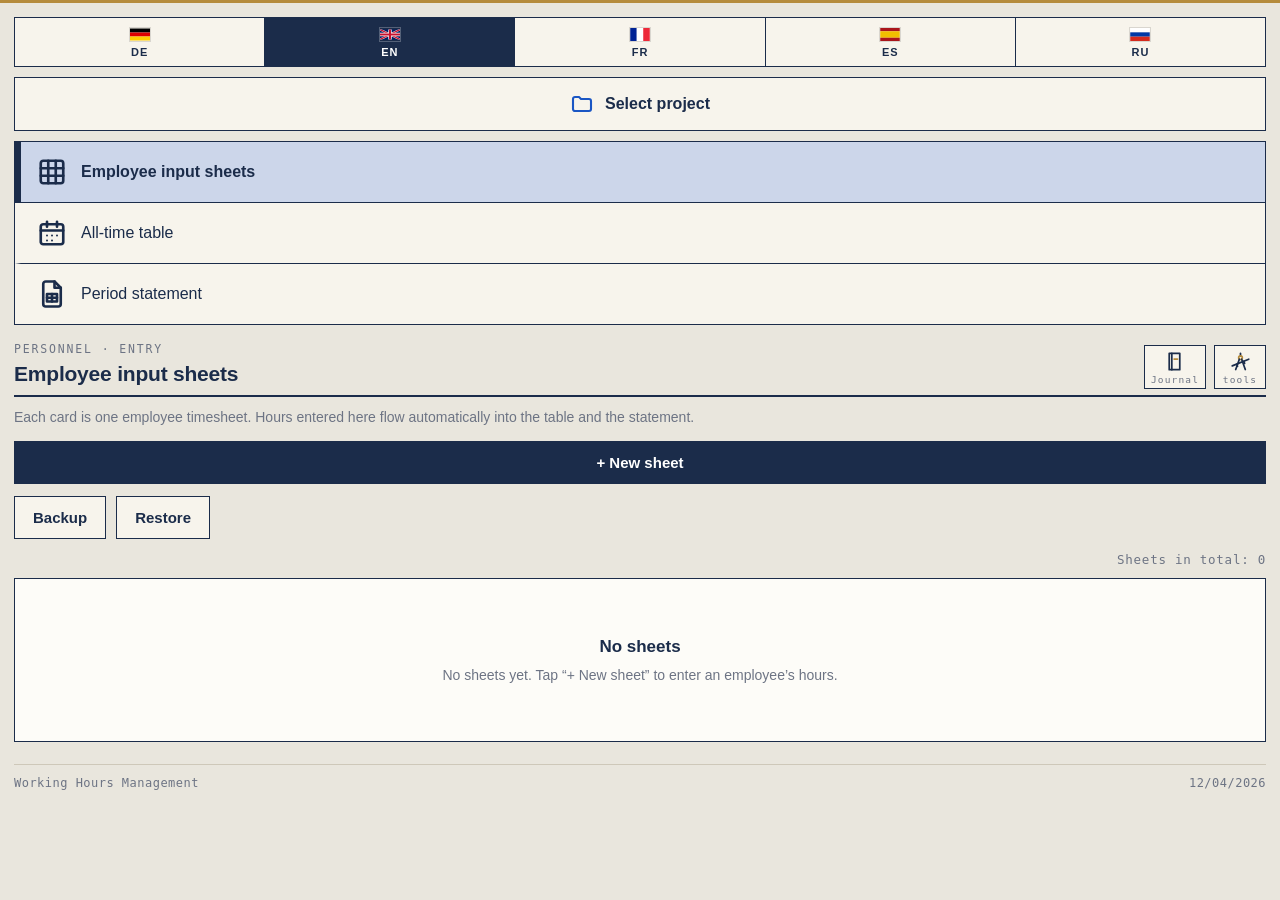
<file: arbeitszeit/v2/index.html>
<!DOCTYPE html>
<html lang="en">
<head>
<meta charset="UTF-8">
<meta name="viewport" content="width=device-width, initial-scale=1.0">
<title>Working Hours Management</title>
<meta name="apple-mobile-web-app-capable" content="yes">
<meta name="mobile-web-app-capable" content="yes">
<meta name="apple-mobile-web-app-status-bar-style" content="default">
<meta name="apple-mobile-web-app-title" content="WHM">
<meta name="theme-color" content="#1b2c4a">
<link rel="manifest" href="manifest.webmanifest">
<link rel="apple-touch-icon" href="apple-touch-icon.png?v=clock">
<style>
  :root{
    --ink:#1b2c4a;
    --ink-2:#33415c;
    --muted:#6d7484;
    --bg:#e9e6dd;
    --panel:#f7f4ec;
    --white:#fdfcf8;
    --hair:#cec8b9;
    --active:#ccd6ea;
    --gold:#b58b3c;
    --line:#1b2c4a;
    --line-strong:#1b2c4a;
    --head-bg:#e4e0d5;
    --warn:#8f2f2f;
    --sans:"Helvetica Neue",Inter,-apple-system,BlinkMacSystemFont,"Segoe UI",Arial,sans-serif;
    --mono:ui-monospace,"SF Mono",SFMono-Regular,Menlo,Consolas,monospace;
  }
  *{box-sizing:border-box;}
  html,body{margin:0;padding:0;}
  body{
    font-family:var(--sans);
    background:var(--bg);color:var(--ink);font-size:15px;line-height:1.45;
    -webkit-text-size-adjust:100%;
    border-top:3px solid var(--gold);
  }
  .wrap{max-width:1400px;margin:0 auto;padding:14px 14px 30px;}

  /* ---------- language ---------- */
  .lang-bar{margin-bottom:10px;}
  .lang-pill{
    display:flex; align-items:stretch; gap:0;
    background:var(--panel);
    border:1.5px solid var(--line);
    overflow:hidden;
  }
  .lang-btn{
    flex:1 1 0; min-width:0;
    display:flex; flex-direction:column; align-items:center; justify-content:center;
    gap:5px; padding:9px 2px 8px;
    background:transparent; border:none; border-right:1.5px solid var(--line);
    cursor:pointer; font-family:var(--sans);
    font-size:11px; font-weight:700; letter-spacing:.08em; color:var(--ink);
  }
  .lang-btn:last-child{border-right:none;}
  .lang-btn svg{display:block; width:22px; height:15px; flex:none; border:1px solid rgba(0,0,0,.12);}
  .lang-code{line-height:1;}
  .lang-btn.active{background:var(--ink); color:#fff;}
  .lang-btn.active svg{border-color:rgba(255,255,255,.25);}

  /* ---------- projects ---------- */
  .proj-bar{margin-bottom:10px;}
  .proj-btn{
    width:100%;display:flex;align-items:center;justify-content:center;gap:11px;
    background:var(--panel);border:1.5px solid var(--line);border-radius:0;
    padding:14px 18px;cursor:pointer;font-family:var(--sans);
    font-size:16px;font-weight:600;color:var(--ink);
  }
  .proj-btn svg{flex:none;}
  .proj-list{display:block;margin-bottom:14px;}
  .proj-head{
    display:flex;justify-content:space-between;align-items:baseline;gap:10px;
    font-family:var(--mono);font-size:11.5px;letter-spacing:.14em;
    text-transform:uppercase;color:var(--muted);margin-bottom:6px;white-space:nowrap;
  }
  .proj-items{border:1.5px solid var(--line);background:var(--white);}
  .proj-card{
    display:flex;align-items:center;justify-content:space-between;gap:14px;
    width:100%;background:var(--white);border:none;border-bottom:1px solid var(--line);
    border-left:6px solid transparent;
    padding:16px 16px 16px 18px;cursor:pointer;font-family:var(--sans);
  }
  .proj-items .proj-card:last-child{border-bottom:none;}
  .proj-card.active{background:var(--active);border-left-color:var(--ink);}
  .proj-card .pname{
    font-size:20px;font-weight:700;color:var(--ink);flex:1;min-width:0;
    overflow:hidden;text-overflow:ellipsis;white-space:nowrap;text-align:left;
  }
  .proj-card .pcount{font-family:var(--mono);font-size:12px;color:var(--muted);font-weight:400;letter-spacing:.04em;}
  .proj-card.editing{background:var(--panel);}
  .proj-card .pname-input{
    flex:1;min-width:0;font-size:19px;font-weight:700;color:var(--ink);
    border:1.5px solid var(--gold);padding:8px 10px;background:#fff;
  }
  .proj-card .pedit{
    border:1.5px solid var(--line);background:var(--panel);cursor:pointer;
    width:42px;height:42px;display:flex;align-items:center;justify-content:center;
    padding:0;flex:none;border-radius:0;
  }
  .proj-card.active .pedit{background:var(--ink);}
  .proj-card.active .pedit svg{stroke:#fff;}

  /* ---------- nav ---------- */
  .panel{border:1.5px solid var(--line);background:var(--panel);margin-bottom:16px;}
  .nav-card{
    width:100%;display:flex;align-items:center;gap:14px;
    background:var(--panel);border:none;border-bottom:1px solid var(--line);
    border-left:6px solid transparent;
    padding:15px 16px;cursor:pointer;font-size:16px;color:var(--ink);
    text-align:left;font-family:var(--sans);font-weight:500;
  }
  .panel .nav-card:last-child{border-bottom:none;}
  .nav-card svg{flex:none;stroke:var(--ink);}
  .nav-card.active{background:var(--active);border-left-color:var(--ink);font-weight:700;}

  /* ---------- view header ---------- */
  .view-head{
    border-bottom:2px solid var(--ink);margin-bottom:10px;padding-bottom:4px;
    display:flex;align-items:flex-end;gap:10px;
  }
  .vh-text{flex:1 1 auto;min-width:0;}          /* the title may wrap; buttons never shrink it */
  .head-tools{display:flex;gap:8px;flex:none;align-self:flex-end;padding-bottom:2px;}
  .head-tool{
    display:flex;flex-direction:column;align-items:center;justify-content:center;gap:2px;
    min-width:52px;min-height:44px;padding:4px 6px;
    background:var(--panel);border:1.5px solid var(--line);border-radius:0;
    border-left:1.5px solid var(--line);
    cursor:pointer;font-family:inherit;color:var(--ink);box-shadow:none;
  }
  .head-tool.active{background:var(--active);border-left:5px solid var(--ink);}
  .head-tool .ht-glyph{display:block;line-height:0;}
  .head-tool .ht-glyph svg{width:23px;height:23px;display:block;}
  .head-tool .ht-label{
    font-family:var(--mono);font-size:9.5px;letter-spacing:.12em;
    color:var(--muted);line-height:1;white-space:nowrap;
  }
  .head-tool.active .ht-label{color:var(--ink);}
  @media screen and (max-width:420px){
    .head-tool{min-width:46px;padding:4px 3px;}
    .head-tool .ht-label{font-size:9px;letter-spacing:.06em;}
  }
  .eyebrow{
    font-family:var(--mono);font-size:11.5px;letter-spacing:.16em;
    text-transform:uppercase;color:var(--muted);
  }
  h2.view-title{font-size:21px;font-weight:700;margin:1px 0 2px;letter-spacing:-.01em;}
  p.view-sub{font-size:14px;color:var(--muted);margin:0 0 14px;}

  .card{background:var(--white);border:1.5px solid var(--line);padding:0;margin-bottom:14px;}

  /* ---------- controls ---------- */
  button.btn{
    font-family:var(--sans);font-size:15px;font-weight:600;
    border:1.5px solid var(--line);background:var(--panel);color:var(--ink);
    border-radius:0;padding:12px 18px;cursor:pointer;
  }
  button.btn.primary{background:var(--ink);border-color:var(--ink);color:#fff;}
  button.btn.ghost{background:var(--panel);}
  button.btn.danger{color:var(--warn);border-color:var(--warn);background:var(--panel);}
  button.btn.danger.confirming{background:var(--warn);color:#fff;border-color:var(--warn);}
  button.btn:active{opacity:.85;}
  button.btn.wide{width:100%;}

  .toolbar{display:flex;flex-wrap:wrap;gap:10px;align-items:flex-end;margin-bottom:12px;}
  .toolbar .spacer{margin-left:auto;}

  .seg{display:flex;width:100%;border:1.5px solid var(--line);}
  .seg button{
    flex:1;font-family:var(--sans);font-size:13.5px;font-weight:700;
    letter-spacing:.09em;text-transform:uppercase;
    background:var(--panel);border:none;padding:13px 6px;cursor:pointer;
    border-right:1.5px solid var(--line);color:var(--ink);
  }
  .seg button:last-child{border-right:none;}
  .seg button.active{background:var(--ink);color:#fff;}

  /* labelled field groups */
  .fpair,.field{display:flex;flex-direction:column;gap:4px;}
  .fpair > .flab,.field-label,label.fld{
    display:block;font-family:var(--mono);font-size:11px;letter-spacing:.08em;
    text-transform:uppercase;color:var(--muted);white-space:normal;
    overflow-wrap:break-word;word-break:break-word;line-height:1.35;
    margin:0 0 4px;max-width:100%;
  }
  .rowbreak{flex-basis:100%;height:0;margin:0;}
  .stepper{display:flex;gap:8px;flex:none;}
  .stepper .btn{min-width:52px;padding:12px 0;text-align:center;}
  .meta-line{
    font-family:var(--mono);font-size:12.5px;letter-spacing:.06em;
    color:var(--muted);text-align:right;margin:0 0 8px;
  }

  input[type=text],input[type=date],input[type=time],input[type=number],input[type=month],select,textarea{
    font-family:var(--sans);font-size:15px;color:var(--ink);
    border:1.5px solid var(--line);border-radius:0;padding:11px 10px;width:100%;
    background:var(--white);
  }
  select{background:var(--white);}
  input:focus,select:focus,textarea:focus{outline:2px solid var(--gold);outline-offset:-2px;}

  /* date fields: we draw the text so it follows the app language */
  .datefield{position:relative;display:flex;align-items:stretch;
    width:100%;max-width:100%;overflow:hidden;}
  .datefield > input[type=date]{
    width:100%;min-width:0;max-width:100%;
    -webkit-appearance:none;appearance:none;color:transparent;
  }
  .datefield > input[type=date]::-webkit-datetime-edit{opacity:0;}
  .datefield > input[type=date]::-webkit-calendar-picker-indicator{opacity:.5;}
  .timefield{position:relative;display:flex;align-items:stretch;width:100%;overflow:hidden;}
  .timefield > input[type=time]{
    width:100%;min-width:0;-webkit-appearance:none;appearance:none;color:transparent;
  }
  .timefield > input[type=time]::-webkit-date-and-time-value{opacity:0;}
  .timefield > input[type=time]::-webkit-calendar-picker-indicator{display:none;}
  .tflabel{
    position:absolute;inset:0;display:flex;align-items:center;justify-content:center;
    pointer-events:none;font-size:13px;color:var(--ink);white-space:nowrap;
  }
  .dflabel{
    position:absolute;left:0;top:0;bottom:0;right:26px;
    display:flex;align-items:center;padding:0 10px;
    pointer-events:none;font-size:15px;color:var(--ink);white-space:nowrap;overflow:hidden;
  }

  .grid{display:grid;gap:12px;}
  .grid > *{min-width:0;}
  .g2{grid-template-columns:repeat(auto-fit,minmax(min(100%,260px),1fr));}
  .g3{grid-template-columns:repeat(auto-fit,minmax(min(100%,260px),1fr));}

  /* ---------- sheet list ---------- */
  .sheet-list{border:1.5px solid var(--line);background:var(--white);}
  .sheet-item{
    display:flex;align-items:center;gap:12px;flex-wrap:wrap;
    border:none;border-bottom:1px solid var(--hair);
    padding:14px 16px;background:var(--white);
  }
  .sheet-list .sheet-item:last-child{border-bottom:none;}
  .sheet-item .who{font-weight:700;font-size:16px;flex:1 1 170px;}
  .sheet-item .meta{font-family:var(--mono);font-size:12px;color:var(--muted);flex:1 1 100%;letter-spacing:.03em;}
  .sheet-item .hrs{font-family:var(--mono);font-weight:700;min-width:74px;text-align:right;}

  .empty{
    background:var(--white);border:1.5px solid var(--line);
    padding:56px 24px;text-align:center;margin-bottom:14px;
  }
  .empty-title{font-size:17px;font-weight:700;color:var(--ink);}
  .empty-desc{font-size:14px;color:var(--muted);margin-top:6px;white-space:pre-line;}

  /* ---------- tables ---------- */
  .table-wrap{overflow:auto;max-height:70vh;border:1.5px solid var(--line);background:var(--white);-webkit-overflow-scrolling:touch;}
  table{border-collapse:collapse;width:100%;}
  th,td{border:1px solid var(--hair);padding:8px 6px;font-size:13px;text-align:center;white-space:nowrap;}
  thead th{
    background:var(--head-bg);position:sticky;top:0;z-index:3;
    font-family:var(--mono);font-size:11.5px;letter-spacing:.04em;
    font-weight:700;border-bottom:1.5px solid var(--line);
  }
  th.weekend,td.weekend{background:#efece3;}
  td.name-cell,th.name-cell{
    position:sticky;left:0;z-index:2;background:var(--white);text-align:left;
    min-width:160px;font-weight:600;border-right:1.5px solid var(--line);
  }
  thead th.name-cell{z-index:4;background:var(--head-bg);}
  td.total-cell,th.total-cell{
    position:sticky;right:0;z-index:2;background:var(--panel);
    font-family:var(--mono);font-weight:700;min-width:80px;
    border-left:1.5px solid var(--line);
  }
  thead th.total-cell{z-index:4;background:var(--head-bg);}
  tr.sum-row td{background:var(--active);font-weight:700;border-top:1.5px solid var(--line);}
  tr.sum-row td.name-cell{background:var(--active);}
  td.money-cell,th.money-cell{position:static;box-shadow:none;min-width:104px;}

  /* ---------- report ---------- */
  .report{background:var(--white);border:1.5px solid var(--line);padding:20px 18px;}
  .report h3{
    font-size:16px;margin:26px 0 4px;border-bottom:2px solid var(--ink);padding-bottom:5px;
    letter-spacing:.02em;
  }
  .report h3:first-of-type{margin-top:4px;}
  .report h4{
    font-family:var(--mono);font-size:12px;letter-spacing:.1em;text-transform:uppercase;
    margin:16px 0 6px;color:var(--ink-2);
  }
  .report table{margin-bottom:6px;}
  .report th,.report td{text-align:left;padding:7px 8px;border:1px solid var(--hair);}
  .report thead th{position:static;}
  .report td.num,.report th.num{text-align:right;width:120px;font-family:var(--mono);}
  .report .kw-total{font-size:13.5px;font-weight:700;margin:8px 0 0;}
  .report .kw-extra{
    font-family:var(--mono);font-size:12px;color:var(--ink-2);margin:2px 0 0;
    letter-spacing:.03em;
  }
  .rep-scroll{overflow-x:auto;-webkit-overflow-scrolling:touch;}
  .report .kw-total span{font-weight:400;color:var(--muted);font-family:var(--mono);font-size:12px;}
  .report .grand{margin-top:26px;padding-top:14px;border-top:2px solid var(--ink);}

  /* ---------- timesheet document ---------- */
  .doc{background:var(--white);border:1.5px solid var(--line);padding:16px;}
  .doc h1{font-size:18px;margin:0 0 12px;letter-spacing:-.01em;}
  .doc .box{border:1.5px solid var(--line);margin-bottom:10px;}
  .doc .box-head{
    background:var(--head-bg);font-family:var(--mono);font-weight:700;
    font-size:11px;letter-spacing:.1em;text-transform:uppercase;
    padding:6px 8px;border-bottom:1.5px solid var(--line);
  }
  .doc .box-body{padding:8px;}
  .doc table.kv{width:100%;border-collapse:collapse;}
  .doc table.kv td{border:1px solid var(--line);padding:0;}
  .doc table.kv td.lbl{
    background:var(--head-bg);font-family:var(--mono);font-weight:700;width:170px;
    font-size:11px;letter-spacing:.06em;text-transform:uppercase;padding:6px 8px;
  }
  .doc table.kv input{border:none;}
  .doc .az{border-collapse:collapse;width:100%;min-width:1020px;}
  .doc .az th,.doc .az td{border:1px solid var(--line);padding:0;font-size:12px;}
  .doc .az thead th{background:var(--head-bg);padding:6px 4px;position:static;}
  .doc .az td input{border:none;text-align:center;padding:7px 3px;}
  .doc .az td.taet{min-width:240px;}
  .doc .az td.taet input{text-align:left;}
  .doc .az td.std{background:var(--panel);font-family:var(--mono);font-weight:700;text-align:center;padding:7px 3px;}
  .doc .datefield{width:100%;}
  .doc .az .dflabel{right:20px;padding:0 3px;justify-content:center;font-size:12px;}
  .doc .az td:first-child{min-width:126px;}
  .doc .gesamt{
    display:flex;justify-content:flex-end;gap:12px;align-items:center;
    margin:12px 0 4px;font-weight:700;
  }
  .doc .gesamt .val{
    border:1.5px solid var(--line);padding:8px 18px;min-width:84px;text-align:center;
    background:var(--active);font-family:var(--mono);
  }
  .doc .allg-row{display:flex;gap:0;align-items:stretch;}
  .doc .allg-row input.main{flex:1;border:none;}
  .doc .allg-row input.small{width:92px;text-align:center;border:none;border-left:1px solid var(--line);}
  .doc .sig-section{display:flex;flex-wrap:wrap;gap:22px;margin-top:26px;}
  .doc .sig-block{flex:1 1 260px;}
  .doc .ort-datum{flex:1 1 190px;}
  .doc .ort-datum input,.doc .ort-datum .datefield{margin-bottom:8px;}
  .doc .sig-pad{
    border:none;border-bottom:1.5px solid var(--line);
    width:100%;height:96px;touch-action:none;background:var(--white);display:block;cursor:crosshair;
  }
  .doc .sig-caption{
    font-family:var(--mono);font-size:10.5px;letter-spacing:.04em;
    color:var(--muted);margin-top:4px;
  }
  .doc .sig-name{margin-top:12px;}
  .doc .sig-name input{border:none;border-bottom:1.5px solid var(--line);}
  .doc .sig-clear{
    font-family:var(--mono);font-size:10.5px;letter-spacing:.06em;text-transform:uppercase;
    background:var(--panel);border:1.5px solid var(--line);border-radius:0;
    padding:4px 10px;cursor:pointer;margin-top:6px;color:var(--ink);
  }

  /* validation */
  .warnbox{
    border:1.5px solid var(--warn);background:#fbf2f2;
    padding:12px 14px;margin-bottom:12px;
  }
  .warnbox-title{
    font-family:var(--mono);font-size:11px;letter-spacing:.14em;text-transform:uppercase;
    color:var(--warn);font-weight:700;margin-bottom:4px;
  }
  .warnbox ul{margin:0;padding-left:18px;font-size:13.5px;color:var(--ink);}
  .doc .az tr.row-bad td{background:#fbf2f2;}
  .doc .az tr.row-bad td.c-date input,.doc .az tr.row-bad td.c-pause input{box-shadow:inset 0 0 0 2px var(--warn);}

  /* On a phone the five time columns fill the screen; the rest scrolls sideways
     inside the table, so the header keeps lining up with its columns. */
  @media screen and (max-width:760px){
    /* fixed layout: the declared column widths win over the intrinsic
       width of the date/time controls, which would otherwise stretch the cells */
    .doc .az{min-width:0;width:944px;table-layout:fixed;}
    .doc .az td input,.doc .az td select{
      min-width:0;width:100%;-webkit-appearance:none;appearance:none;
    }
    .doc .az td input[type=time]::-webkit-date-and-time-value{text-align:center;margin:0;}
    .doc .az th,.doc .az td{font-size:11.5px;}
    .doc .az td input{font-size:13px;padding:8px 1px;}
    .doc .az .dflabel{font-size:11px;right:16px;}
    .doc .az col.c-date{width:92px;}
    .doc .az col.c-von,.doc .az col.c-bis{width:56px;}
    .doc .az col.c-pause{width:46px;}
    .doc .az col.c-std{width:62px;}
    .doc .az col.c-rate{width:70px;}
    .doc .az col.c-sum{width:84px;}
    /* the hours heading must stay readable, so let it wrap instead of clipping */
    .doc .az thead th{white-space:normal;line-height:1.15;}
    .doc .az col.c-extra{width:104px;}
    .doc .az col.c-taet{width:170px;}
    .doc .az td,.doc .az th{min-width:0;overflow:hidden;}
    /* two label+value pairs per line leave no room for the values on a phone */
    .doc table.kv,.doc table.kv tbody,.doc table.kv tr,.doc table.kv td{display:block;width:auto;}
    .doc table.kv td{border:none;border-bottom:1px solid var(--line);}
    .doc table.kv td.lbl{width:auto;border-bottom:none;padding:6px 8px 2px;}
    .doc table.kv tr{border-bottom:1.5px solid var(--line);}
    .doc table.kv tr:last-child{border-bottom:none;}
  }

  .hint{font-family:var(--mono);font-size:11.5px;color:var(--muted);margin:8px 0 0;letter-spacing:.03em;}
  .pay-row{display:flex;flex-wrap:wrap;gap:10px;margin:10px 0 0;justify-content:flex-end;}
  .pay-cell{
    display:flex;flex-direction:column;gap:3px;min-width:110px;
    border:1.5px solid var(--line);background:var(--panel);padding:7px 10px;
  }
  .pay-cell input{border:none;background:transparent;padding:2px 0;font-size:15px;}
  .pay-val{font-family:var(--mono);font-size:15px;padding:3px 0;min-height:21px;}
  .pay-val.strong{font-weight:700;}
  .settings-card{padding:14px;background:var(--panel);border:1.5px solid var(--line);margin-bottom:14px;}

  /* ---------- footer ---------- */
  .app-footer{
    display:flex;justify-content:space-between;gap:12px;
    border-top:1px solid var(--hair);margin-top:22px;padding-top:10px;
    font-family:var(--mono);font-size:12px;letter-spacing:.04em;color:var(--muted);
  }

  /* ---------- hubs (Journal / Tools) ---------- */
  .hub-grid{
    display:grid;
    grid-template-columns:repeat(2,minmax(0,1fr));
    gap:12px;
    max-width:420px;
    margin:6px 0 18px;
  }
  .hub-tile{
    display:flex;flex-direction:column;align-items:center;justify-content:center;gap:8px;
    aspect-ratio:1;min-height:120px;
    background:var(--panel);border:1.5px solid var(--line);border-radius:0;
    padding:12px 8px;cursor:pointer;font-family:inherit;color:var(--ink);
  }
  .hub-tile:active{background:var(--active);}
  .hub-tile .hub-glyph{display:block;line-height:0;}
  .hub-tile .hub-label{
    font-family:var(--mono);font-size:10.5px;letter-spacing:.12em;
    text-transform:uppercase;color:var(--ink);line-height:1.2;text-align:center;
  }
  .hub-tile.empty{
    border-style:dashed;border-color:var(--hair);background:transparent;
    cursor:default;pointer-events:none;opacity:.5;
  }
  .hub-tile.empty:active{background:transparent;}
  .hub-mark{
    width:52px;height:52px;border-radius:11px;background:#141F36;
    border:1px solid rgba(255,255,255,.08);
    display:flex;align-items:center;justify-content:center;flex:none;
  }
  .hub-mark svg{width:34px;height:34px;display:block;}
  .hub-tile > img{
    width:52px;height:52px;border-radius:11px;
    display:block;object-fit:cover;flex:none;
  }

  /* ---------- calculator (Tools) ---------- */
  #calcApp{
    --page-bg:#ECE4D3;
    --journal-bg:#F5F0E4;
    --journal-border:#C9A24B;
    --journal-text:#2A2A28;
    --journal-muted:#A79E8C;
    --navy:#1C2A3A;
    --navy-2:#223244;
    --gold:#CBA43B;
    --gold-dim:#7C7048;
    --red-dash:#B7503C;
    --cream:#ECE4D2;
    --cream-text:#1C2A3A;
    --orange:#C15E30;
    display:flex;
    align-items:stretch;
    gap:20px;
    max-width:740px;
    width:100%;
    margin:6px 0 18px;
    font-family:-apple-system,BlinkMacSystemFont,"Segoe UI",Roboto,Helvetica,Arial,sans-serif;
  }
  #calcApp .calc-tape{
    background:var(--journal-bg);
    border-radius:14px;
    width:280px;
    flex-shrink:0;
    padding:22px 20px;
    position:relative;
    display:flex;
    flex-direction:column;
  }
  #calcApp .calc-tape::after{
    content:"";
    position:absolute;
    top:22px; bottom:22px; right:10px;
    border-right:1.5px dashed var(--journal-border);
  }
  #calcApp .calc-tape-dots{
    display:flex;
    gap:8px;
    margin-bottom:18px;
  }
  #calcApp .calc-tape-dots span{
    width:8px; height:8px;
    border-radius:50%;
    border:1.5px solid var(--journal-text);
  }
  #calcApp .calc-tape-title{
    font-size:13px;
    font-weight:700;
    letter-spacing:0.14em;
    text-transform:lowercase;
    color:var(--journal-text);
    margin-bottom:16px;
  }
  #calcApp .calc-tape-entries{
    flex:1;
    overflow-y:auto;
    display:flex;
    flex-direction:column;
    gap:12px;
    padding-right:14px;
  }
  #calcApp .calc-tape-entry{
    font-size:12px;
    line-height:1.5;
    color:var(--journal-text);
    padding-bottom:10px;
    border-bottom:1px dashed #DBD2BC;
  }
  #calcApp .calc-tape-entry .expr{
    display:block;
    color:var(--journal-muted);
    font-size:11px;
  }
  #calcApp .calc-tape-entry .res{
    display:block;
    font-weight:700;
    font-size:15px;
    margin-top:2px;
  }
  #calcApp .calc-tape-empty{
    font-size:12px;
    letter-spacing:0.12em;
    color:var(--journal-muted);
    text-align:center;
    padding-top:12px;
    margin-top:auto;
  }
  #calcApp .calc{
    background:var(--navy);
    border-radius:14px;
    padding:20px 20px 22px;
    flex:1;
    min-width:0;
  }
  #calcApp .ticket-dashes{
    display:flex;
    gap:10px;
    margin-bottom:16px;
  }
  #calcApp .ticket-dashes span{
    height:0;
    border-top:1.5px dashed var(--gold-dim);
    flex:1;
  }
  #calcApp .ticket-dashes span:nth-child(3){ flex:0.4; }
  #calcApp .display{
    position:relative;
    margin:0 2px 18px;
    padding:16px 18px 20px;
  }
  #calcApp .display .corner{
    position:absolute;
    width:14px; height:14px;
  }
  #calcApp .corner.tl{ top:0; left:0; border-top:1.5px solid var(--gold); border-left:1.5px solid var(--gold); }
  #calcApp .corner.tr{ top:0; right:0; border-top:1.5px solid var(--gold); border-right:1.5px solid var(--gold); }
  #calcApp .corner.bl{ bottom:0; left:0; border-bottom:1.5px solid var(--gold); border-left:1.5px solid var(--gold); }
  #calcApp .corner.br{ bottom:0; right:0; border-bottom:1.5px solid var(--gold); border-right:1.5px solid var(--gold); }
  #calcApp .display-dash{
    height:0;
    border-top:1.5px dashed var(--red-dash);
    margin:8px 0 40px;
  }
  #calcApp .display-sub{
    text-align:right;
    color:#8FA0B3;
    font-size:14px;
    min-height:18px;
    margin-bottom:2px;
    letter-spacing:0.02em;
  }
  #calcApp .display-value{
    text-align:right;
    color:#F5F1E7;
    font-weight:700;
    font-size:44px;
    line-height:1;
    white-space:nowrap;
    overflow:hidden;
    text-overflow:ellipsis;
  }
  #calcApp .keys{
    display:grid;
    grid-template-columns:repeat(4,1fr);
    gap:10px;
  }
  #calcApp button.key{
    border:none;
    border-radius:6px;
    font-size:19px;
    font-weight:700;
    padding:16px 0;
    cursor:pointer;
    font-family:inherit;
    -webkit-tap-highlight-color:transparent;
    -webkit-user-select:none;
    user-select:none;
    touch-action:manipulation;
    transition:transform .06s ease, filter .12s ease;
  }
  #calcApp button.key:active{ transform:scale(0.96); filter:brightness(0.95); }
  #calcApp button.key.key-num{
    background:var(--cream);
    color:var(--cream-text);
  }
  #calcApp button.key.key-op{
    background:var(--navy-2);
    color:#F5F1E7;
    border:1.5px solid var(--gold-dim);
  }
  #calcApp button.key.key-ac{
    background:var(--orange);
    color:#FBF3EA;
  }
  #calcApp button.key.key-eq{
    background:var(--gold);
    color:var(--navy);
  }
  @media (max-width:560px){
    #calcApp{ flex-direction:column-reverse; }
    #calcApp .calc-tape{ width:100%; max-height:220px; }
    #calcApp .calc-tape::after{ display:none; }
    #calcApp .calc-tape-entries{ padding-right:4px; }
  }

  /* ---------- staff journal (Journal hub) ---------- */
  #staffApp{
    --cream:#f3eee4;
    --paper:#f7f3ea;
    --navy:#1a2b3c;
    --navy-ink:#142230;
    --gold:#b58d43;
    --gold-soft:#c9a45a;
    --orange:#c56a32;
    --red:#b23a32;
    --key:#efe8d8;
    --muted:rgba(26,43,60,0.45);
    background:var(--paper);
    color:var(--navy);
    padding:22px 18px 18px;
    border:1px solid rgba(26,43,60,0.08);
    display:flex;
    flex-direction:column;
    gap:16px;
    position:relative;
    max-width:860px;
    margin:6px 0 18px;
    font-family:var(--sans);
  }
  #staffApp::before{
    content:"";
    position:absolute;
    inset:10px auto 10px 0;
    width:1px;
    background:repeating-linear-gradient(to bottom, var(--gold) 0 6px, transparent 6px 14px);
  }
  #staffApp .plate{ padding:0 4px; }
  #staffApp .notch-frame{
    position:relative;
    border:1.5px solid var(--gold);
    padding:14px 18px 12px;
  }
  #staffApp .n{
    position:absolute;
    width:10px; height:10px;
    background:var(--paper);
    z-index:2;
  }
  #staffApp .n-tl{ top:-1.5px; left:-1.5px; border-right:1.5px solid var(--gold); border-bottom:1.5px solid var(--gold); }
  #staffApp .n-tr{ top:-1.5px; right:-1.5px; border-left:1.5px solid var(--gold); border-bottom:1.5px solid var(--gold); }
  #staffApp .n-bl{ bottom:-1.5px; left:-1.5px; border-right:1.5px solid var(--gold); border-top:1.5px solid var(--gold); }
  #staffApp .n-br{ bottom:-1.5px; right:-1.5px; border-left:1.5px solid var(--gold); border-top:1.5px solid var(--gold); }
  #staffApp .plate-meta{
    display:flex; justify-content:space-between; align-items:center; gap:10px;
    font-family:var(--mono);
    font-size:9px; letter-spacing:0.34em; text-transform:uppercase; color:var(--gold);
  }
  #staffApp .plate-meta .sync{
    font-family:var(--sans);
    text-transform:none; letter-spacing:0; font-size:10px; color:var(--muted);
  }
  #staffApp .plate-meta .sync::before{
    content:"";
    display:inline-block;
    width:5px; height:5px; margin-right:5px;
    border-radius:50%; background:var(--gold); vertical-align:middle;
  }
  #staffApp .hairline{
    height:1px; margin:10px 0 12px;
    background:repeating-linear-gradient(to right, var(--red) 0 18px, transparent 18px 28px);
    opacity:0.7;
  }
  #staffApp .title-row{
    display:flex; align-items:flex-end; justify-content:space-between;
    gap:16px; flex-wrap:wrap; row-gap:10px;
  }
  #staffApp h1{
    font-family:var(--mono); font-weight:500; font-size:22px;
    letter-spacing:0.14em; text-transform:lowercase; margin:0; color:var(--navy);
  }
  #staffApp .controls{ display:flex; align-items:flex-end; gap:18px; }
  #staffApp .find span{
    display:block; font-family:var(--mono);
    font-size:8px; letter-spacing:0.32em; text-transform:uppercase;
    color:var(--muted); margin-bottom:6px;
  }
  #staffApp .find input{
    -webkit-appearance:none; appearance:none;
    border:0; border-bottom:1px solid var(--gold); border-radius:0;
    background:transparent; font-family:var(--sans); font-size:13px;
    color:var(--navy); width:150px; padding:2px 0 4px;
    box-shadow:none; cursor:text;
  }
  #staffApp .find input:focus{ outline:none; border-bottom-color:var(--orange); }
  #staffApp .btn-add{
    appearance:none; border:1.5px solid var(--gold); background:transparent;
    color:var(--navy); font-family:var(--mono); font-size:10px;
    letter-spacing:0.2em; text-transform:lowercase;
    padding:9px 14px; cursor:pointer; white-space:nowrap; border-radius:0;
  }
  #staffApp .btn-add:hover{ background:var(--gold); color:var(--paper); }
  #staffApp .btn-add.ghost{ border-color:rgba(26,43,60,0.3); color:var(--muted); }
  #staffApp .btn-add.ghost:hover{ background:transparent; color:var(--navy); border-color:var(--navy); }
  #staffApp .btn-add.primary{ background:var(--navy); border-color:var(--navy); color:var(--paper); }
  #staffApp .btn-add.primary:hover{ background:var(--gold); border-color:var(--gold); color:var(--navy-ink); }
  #staffApp .cols{
    list-style:none; display:grid; gap:8px; margin:0;
    padding:0 8px; font-family:var(--mono);
    font-size:8px; letter-spacing:0.28em; text-transform:uppercase; color:var(--muted);
  }
  #staffApp .people{ list-style:none; display:flex; flex-direction:column; margin:0; padding:0; }
  #staffApp .people li{
    display:grid; align-items:center; gap:8px;
    padding:12px 8px; border-bottom:1px solid rgba(178,58,50,0.16); font-size:14px;
  }
  #staffApp .cols.c-staff, #staffApp .people.p-staff li{
    grid-template-columns:52px 1.3fr 0.9fr 0.9fr 0.9fr 82px;
  }
  #staffApp .cols.c-archive, #staffApp .people.p-archive li{
    grid-template-columns:52px 1.3fr 0.9fr 0.9fr 82px;
  }
  #staffApp .mark{
    width:36px; height:36px; display:grid; place-items:center;
    border:1.5px solid var(--navy); font-family:var(--mono);
    font-size:9px; letter-spacing:0.08em; color:var(--navy);
  }
  #staffApp .name{ font-weight:600; min-width:0; overflow:hidden; text-overflow:ellipsis; }
  #staffApp .role, #staffApp .dept{ color:var(--navy); min-width:0; overflow:hidden; text-overflow:ellipsis; }
  #staffApp .row-actions{ display:flex; gap:6px; justify-content:flex-end; }
  #staffApp .btn-mini{
    appearance:none; border:1px solid rgba(26,43,60,0.3); background:transparent;
    color:var(--navy); font-family:var(--mono); font-size:8px;
    letter-spacing:0.12em; text-transform:lowercase;
    padding:6px 8px; cursor:pointer; line-height:1; border-radius:0;
  }
  #staffApp .btn-mini:hover{ border-color:var(--gold); color:var(--gold); }
  #staffApp .btn-mini.danger:hover{ border-color:var(--red); color:var(--red); }
  #staffApp .status-select{
    appearance:none; border:0; border-bottom:1px solid transparent;
    background:transparent; font-family:var(--mono); font-size:9px;
    letter-spacing:0.18em; text-transform:lowercase; color:var(--gold);
    cursor:pointer; padding:2px 0; width:auto; min-width:0;
  }
  #staffApp .status-select:hover, #staffApp .status-select:focus{
    border-bottom-color:var(--gold); outline:none;
  }
  #staffApp .status-select[data-tone="warn"]{ color:var(--red); }
  #staffApp .status-select[data-tone="muted"]{ color:var(--muted); }
  #staffApp .empty-state{
    padding:34px 8px; text-align:center; color:var(--muted); font-size:13px;
  }
  #staffApp .empty-state b{ display:block; margin-bottom:4px; color:var(--navy); font-weight:600; }
  #staffApp .form-panel{
    border:1.5px dashed var(--gold); padding:16px 18px;
    display:flex; flex-direction:column; gap:12px;
  }
  #staffApp .form-grid{
    display:grid; grid-template-columns:repeat(auto-fit, minmax(150px, 1fr));
    gap:12px 16px;
  }
  #staffApp .field{ display:flex; flex-direction:column; gap:6px; }
  #staffApp .field label{
    font-family:var(--mono); font-size:8px; letter-spacing:0.28em;
    text-transform:uppercase; color:var(--muted); margin:0;
  }
  #staffApp .field input, #staffApp .field select{
    appearance:none; border:0; border-bottom:1px solid var(--gold);
    background:transparent; font-family:var(--sans); font-size:13px;
    color:var(--navy); padding:4px 0 6px; width:100%; border-radius:0;
  }
  #staffApp .field input:focus, #staffApp .field select:focus{
    outline:none; border-bottom-color:var(--orange);
  }
  #staffApp .form-actions{ display:flex; gap:10px; justify-content:flex-end; }
  #staffApp .feed-title{
    font-family:var(--mono); font-size:10px; letter-spacing:0.24em;
    text-transform:lowercase; color:var(--muted); margin:8px 4px 0;
  }
  #staffApp .caption{
    display:flex; flex-direction:column; align-items:center; gap:10px;
    padding-top:8px; margin-top:auto;
  }
  #staffApp .caption i{ display:block; width:72px; height:1px; background:var(--gold); }
  #staffApp .caption span{
    font-family:var(--mono); font-size:11px; letter-spacing:0.46em; text-transform:lowercase;
  }
  @media (max-width:800px){
    #staffApp .dept{ display:none; }
    #staffApp .cols.c-staff, #staffApp .people.p-staff li{
      grid-template-columns:38px 1.1fr 0.85fr 0.75fr 52px;
    }
    #staffApp .cols.c-staff li:nth-child(4), #staffApp .people.p-staff li .dept{ display:none; }
    #staffApp .cols.c-archive, #staffApp .people.p-archive li{
      grid-template-columns:40px 1.2fr 0.9fr 70px;
    }
    #staffApp .cols.c-archive li:nth-child(4), #staffApp .people.p-archive li .a-date{ display:none; }
    #staffApp .row-actions{ flex-direction:column; align-items:flex-end; gap:4px; }
    #staffApp .btn-mini{ padding:5px 6px; font-size:7px; }
    #staffApp .controls{ flex-wrap:wrap; gap:10px; }
    #staffApp .find input{ width:120px; }
    #staffApp .form-actions{ justify-content:stretch; }
    #staffApp .form-actions .btn-add{ flex:1; }
  }
  @media (max-width:420px){
    #staffApp{ padding:14px 10px 12px; }
    #staffApp h1{ font-size:16px; letter-spacing:0.1em; }
    #staffApp .notch-frame{ padding:12px 12px 10px; }
    #staffApp .controls{ width:100%; }
    #staffApp .find{ flex:1; min-width:0; }
    #staffApp .find input{ width:100%; }
    #staffApp .cols.c-staff, #staffApp .people.p-staff li{
      grid-template-columns:36px 1.2fr 0.9fr 0.8fr 48px;
    }
    #staffApp .people li{ padding:10px 4px; font-size:13px; gap:6px; }
    #staffApp .mark{ width:32px; height:32px; font-size:8px; }
  }

  /* ---------- company menu (Journal hub) ---------- */
  #coApp{ margin:0 0 18px; }
  #coApp .hub-grid{ margin:6px 0 0; }
  #coApp .hub-mark{
    font-family:var(--mono);
    font-size:15px;
    font-weight:600;
    letter-spacing:.08em;
    color:#fff;
  }
  #coApp .co-panel{
    padding:14px;
    background:var(--panel);
    border:1.5px solid var(--line);
    margin-bottom:14px;
  }
  #coApp .co-panel-head{
    display:flex; align-items:flex-end; gap:12px;
    margin-bottom:14px;
  }
  #coApp .co-panel-head .view-title{ margin-bottom:0; }
  #coApp .co-saved{
    margin-left:auto;
    font-family:var(--mono);
    font-size:11.5px;
    letter-spacing:.03em;
    color:var(--muted);
    opacity:0;
    transition:opacity .35s ease;
    align-self:center;
  }
  #coApp .co-saved.show{ opacity:1; }
  #coApp .co-grid{
    display:grid;
    grid-template-columns:1fr 1fr;
    gap:12px 16px;
  }
  #coApp .co-grid .span2{ grid-column:1 / -1; }
  #coApp .co-field{ display:flex; flex-direction:column; gap:4px; }
  #coApp .co-field label{
    font-family:var(--mono);
    font-size:11px;
    letter-spacing:.08em;
    text-transform:uppercase;
    color:var(--muted);
  }
  #coApp .co-field input,
  #coApp .co-field textarea,
  #coApp .co-field select{
    font-family:var(--sans);
    font-size:15px;
    color:var(--ink);
    border:1.5px solid var(--line);
    border-radius:0;
    padding:11px 10px;
    width:100%;
    background:var(--white);
  }
  #coApp .co-field textarea{ min-height:72px; resize:vertical; }
  #coApp .co-field input:focus,
  #coApp .co-field textarea:focus,
  #coApp .co-field select:focus{ outline:2px solid var(--gold); outline-offset:-2px; }
  #coApp .co-kpis{
    display:grid;
    grid-template-columns:1fr 1fr;
    gap:10px;
  }
  #coApp .co-kpi{
    display:flex;
    flex-direction:column;
    gap:3px;
    min-width:110px;
    border:1.5px solid var(--line);
    background:var(--panel);
    padding:7px 10px;
  }
  #coApp .co-kpi .k{
    font-family:var(--mono);
    font-size:11px;
    letter-spacing:.08em;
    text-transform:uppercase;
    color:var(--muted);
  }
  #coApp .co-kpi .v{
    font-family:var(--mono);
    font-size:15px;
    font-weight:700;
    color:var(--ink);
    padding:3px 0;
    min-height:21px;
  }
  #coApp .co-kpi .s{
    font-family:var(--mono);
    font-size:11.5px;
    color:var(--muted);
  }
  #coApp .co-note{
    font-family:var(--mono);
    font-size:11.5px;
    letter-spacing:.03em;
    color:var(--muted);
    margin:12px 0 0;
  }
  #coApp .co-empty{
    text-align:center;
    padding:28px 12px;
    color:var(--muted);
    font-family:var(--mono);
    font-size:13px;
    letter-spacing:.03em;
  }
  #coApp .co-report-line{
    display:flex;
    justify-content:space-between;
    gap:12px;
    padding:10px 0;
    border-bottom:1px solid var(--hair);
    font-size:15px;
  }
  #coApp .co-report-line .k{
    font-family:var(--mono);
    font-size:11px;
    letter-spacing:.08em;
    text-transform:uppercase;
    color:var(--muted);
  }
  #coApp .co-report-line .v{ color:var(--ink); font-weight:600; text-align:right; }
  #coApp .co-names{
    margin:10px 0 0;
    padding:0;
    list-style:none;
    display:flex;
    flex-wrap:wrap;
    gap:8px;
  }
  #coApp .co-names li{
    border:1.5px solid var(--line);
    background:var(--white);
    padding:6px 10px;
    font-size:13.5px;
    color:var(--ink);
  }
  #coApp .co-toolbar{
    display:flex;
    justify-content:flex-end;
    margin-bottom:12px;
  }
  #coApp .co-form-actions{
    display:flex;
    gap:10px;
    justify-content:flex-end;
    margin-top:14px;
    flex-wrap:wrap;
  }
  #coApp .co-cards{ display:flex; flex-direction:column; gap:10px; }
  #coApp .co-card{
    display:flex;
    align-items:flex-start;
    justify-content:space-between;
    gap:12px;
    background:var(--panel);
    border:1.5px solid var(--line);
    padding:12px 14px;
  }
  #coApp .co-card .who{ min-width:0; }
  #coApp .co-card .nm{
    font-weight:700;
    color:var(--ink);
    font-size:16px;
    overflow:hidden;
    text-overflow:ellipsis;
    white-space:nowrap;
  }
  #coApp .co-card .meta{
    font-family:var(--mono);
    font-size:11px;
    color:var(--muted);
    letter-spacing:.04em;
    margin-top:4px;
  }
  #coApp .co-card-actions{ display:flex; gap:6px; flex:none; flex-wrap:wrap; }
  #invoiceDoc #invPartnerSel{
    margin:0 0 8px 0;
    font-size:13.5px;
    background:var(--inv-cream);
  }
  @media (max-width:640px){
    #coApp .co-grid, #coApp .co-kpis{ grid-template-columns:1fr; }
    #coApp .co-card{ flex-wrap:wrap; }
  }

  /* ---------- faktura hub (mirrors company menu) ---------- */
  #invApp{ margin:0 0 18px; }
  #invApp .hub-grid{ margin:6px 0 0; }
  #invApp .hub-mark{
    font-family:var(--mono);
    font-size:15px;
    font-weight:600;
    letter-spacing:.08em;
    color:#fff;
  }
  #invApp .co-panel{
    padding:14px;
    background:var(--panel);
    border:1.5px solid var(--line);
    margin-bottom:14px;
  }
  #invApp .co-panel-head{
    display:flex; align-items:flex-end; gap:12px;
    margin-bottom:14px;
  }
  #invApp .co-panel-head .view-title{ margin-bottom:0; }
  #invApp .co-grid{
    display:grid;
    grid-template-columns:1fr 1fr;
    gap:12px 16px;
  }
  #invApp .co-grid .span2{ grid-column:1 / -1; }
  #invApp .co-field{ display:flex; flex-direction:column; gap:4px; }
  #invApp .co-field label{
    font-family:var(--mono);
    font-size:11px;
    letter-spacing:.08em;
    text-transform:uppercase;
    color:var(--muted);
  }
  #invApp .co-field input,
  #invApp .co-field textarea,
  #invApp .co-field select{
    font-family:var(--sans);
    font-size:15px;
    color:var(--ink);
    border:1.5px solid var(--line);
    border-radius:0;
    padding:11px 10px;
    width:100%;
    background:var(--white);
  }
  #invApp .co-field textarea{ min-height:72px; resize:vertical; }
  #invApp .co-field input:focus,
  #invApp .co-field textarea:focus,
  #invApp .co-field select:focus{ outline:2px solid var(--gold); outline-offset:-2px; }
  #invApp .co-note{
    font-family:var(--mono);
    font-size:11.5px;
    letter-spacing:.03em;
    color:var(--muted);
    margin:12px 0 0;
  }
  #invApp .daterange{ display:flex; align-items:center; gap:8px; }
  #invApp .daterange span{ color:var(--muted); flex:none; }
  #invApp .inv-taxmode{ display:flex; flex-direction:column; gap:10px; }
  #invApp .inv-taxmode label{
    display:flex; align-items:flex-start; gap:8px; cursor:pointer;
    font-size:14px; line-height:1.4;
  }
  #invApp .inv-taxmode input[type=radio]{
    width:18px; height:18px; margin-top:2px; flex:none;
    accent-color:var(--ink); padding:0;
  }
  #invApp .skonto-row{ display:flex; align-items:center; gap:8px; flex-wrap:wrap; }
  #invApp .skonto-row input.small{ width:72px; flex:none; text-align:center; }
  #invApp .paydays{ display:flex; align-items:center; gap:8px; }
  #invApp .paydays input{ width:88px; flex:none; text-align:center; }
  #invApp .paydays span{ color:var(--muted); font-size:13px; }
  #invApp .inv-table-wrap{ overflow-x:auto; -webkit-overflow-scrolling:touch; margin:0 0 10px; }
  #invApp table.inv-items{
    width:100%; table-layout:fixed; border-collapse:collapse;
    font-size:13px; background:var(--white);
  }
  #invApp table.inv-items th,
  #invApp table.inv-items td{ min-width:0; }
  #invApp table.inv-items thead th:nth-child(2),
  #invApp table.inv-items tbody td:nth-child(2){ width:auto; }
  #invApp table.inv-items .col-menge{ width:52px; }
  #invApp table.inv-items .col-einheit{ width:52px; }
  #invApp table.inv-items .col-einzel{ width:72px; }
  #invApp table.inv-items .col-gesamt{ width:72px; }
  #invApp table.inv-items thead th{
    text-align:left; font-family:var(--mono); font-size:10.5px; letter-spacing:.06em;
    text-transform:uppercase; color:var(--muted); padding:8px 6px;
    border-bottom:1.5px solid var(--line);
  }
  #invApp table.inv-items thead th.num{ text-align:right; }
  #invApp table.inv-items tbody td{
    padding:4px 4px; border-bottom:1px solid var(--hair); vertical-align:middle;
  }
  #invApp table.inv-items tbody td.num{ text-align:right; white-space:nowrap; }
  #invApp .inv-pos{ width:22px; color:var(--muted); text-align:center; font-size:12px; }
  #invApp .inv-del-cell{ width:28px; }
  #invApp .inv-del{
    background:none; border:1.5px solid var(--line); color:var(--muted); cursor:pointer;
    width:26px; height:26px; padding:0; font-size:13px;
  }
  #invApp td .cell-input{
    border:1.5px solid var(--line); font-size:14px; padding:8px 6px;
    width:100%; min-width:0; max-width:100%; background:var(--white);
  }
  #invApp .num-input{ text-align:right; }
  #invApp .inv-add-wrap{ margin:10px 0 16px 0; }
  #invApp .inv-add{
    background:var(--panel); border:1.5px dashed var(--line); color:var(--ink);
    padding:10px 14px; font-size:13.5px; font-weight:600; cursor:pointer;
    font-family:inherit; width:100%;
  }
  #invApp .inv-totals{ display:flex; justify-content:flex-end; margin-top:6px; }
  #invApp .inv-totals table{ width:min(320px,100%); font-size:14px; margin:0; border-collapse:collapse; }
  #invApp .inv-totals td{ padding:8px 4px; border:none; text-align:left; }
  #invApp .inv-totals td.k{ color:var(--muted); }
  #invApp .inv-totals td.k input{
    width:56px; display:inline; font-size:13px; padding:4px 2px; text-align:center;
  }
  #invApp .inv-totals td.v{ text-align:right; font-weight:600; min-width:100px; white-space:nowrap; }
  #invApp .inv-totals td.v input{ text-align:right; font-weight:600; width:110px; }
  #invApp .inv-totals tr.grand td{ border-top:2px solid var(--ink); padding-top:12px; }
  #invApp .inv-totals tr.grand td.k{ font-weight:800; color:var(--ink); }
  #invApp .inv-totals tr.grand td.v{ font-weight:800; font-size:18px; }
  #invApp .inv-note{ font-size:12px; color:var(--muted); margin:14px 0 0; line-height:1.6; display:none; }
  @media (max-width:640px){
    #invApp .co-grid{ grid-template-columns:1fr; }
    #invApp .inv-table-wrap{ overflow-x:visible; }
    #invApp table.inv-items{ font-size:12px; }
    #invApp table.inv-items thead th{ padding:6px 3px; }
    #invApp td .cell-input{ padding:6px 4px; font-size:13px; }
    #invApp table.inv-items tbody td:nth-child(2),
    #invApp table.inv-items tbody td:nth-child(2) .cell-input{
      white-space:normal; overflow-wrap:anywhere; word-break:break-word;
    }
    #invApp .num-input{ text-align:right; }
  }

  /* ---------- invoice (Faktura) ---------- */
  .inv-fillhint{
    flex:1;min-width:180px;font-size:12.5px;color:#8a6d1f;line-height:1.4;
    background:#FFF8E6;border:1px solid #F0DFA6;padding:10px 14px;
  }
  #invoiceDoc{
    --inv-navy:#1B2A47;
    --inv-navy-deep:#141F36;
    --inv-gold:#C99A3B;
    --inv-gold-light:#E8D6A8;
    --inv-ink:#1F2430;
    --inv-paper:#FFFFFF;
    --inv-cream:#FAF8F3;
    --inv-line:#DFDBCF;
    --inv-muted:#6B7280;
    max-width:800px;
    margin:0 auto 24px auto;
    background:var(--inv-paper);
    box-shadow:0 2px 18px rgba(0,0,0,.12);
    padding:0 0 36px 0;
    color:var(--inv-ink);
    overflow:hidden;
  }
  #invoiceDoc .inv-header{
    background:var(--inv-navy);color:#fff;
    padding:32px 40px;
    display:flex;align-items:flex-start;justify-content:space-between;gap:20px;
  }
  #invoiceDoc .inv-brand{display:flex;align-items:center;gap:14px;flex:1;min-width:0;}
  #invoiceDoc .inv-mark{
    width:52px;height:52px;border-radius:11px;background:var(--inv-navy-deep);
    border:1px solid rgba(255,255,255,.08);
    display:flex;align-items:center;justify-content:center;
    flex:0 0 auto;
  }
  #invoiceDoc .inv-mark svg{width:34px;height:34px;display:block;}
  #invoiceDoc .inv-brand-name{line-height:1.25;flex:1;min-width:0;}
  #invoiceDoc .inv-header input[type=text]{
    background:transparent;border:none;border-bottom:1px solid rgba(255,255,255,.35);
    color:#fff;font-family:inherit;padding:3px 0;width:100%;border-radius:0;
  }
  #invoiceDoc .inv-header input[type=text]::placeholder{color:rgba(255,255,255,.5);}
  #invoiceDoc .inv-header input.inv-company{font-size:19px;font-weight:700;letter-spacing:.2px;}
  #invoiceDoc .inv-header .inv-company{font-size:19px;font-weight:700;letter-spacing:.2px;color:#fff;}
  #invoiceDoc .inv-addr-text{white-space:pre-wrap;line-height:1.55;min-height:4.2em;font-size:14px;}
  #invoiceDoc .inv-meta .v{font-size:14px;font-weight:600;min-height:1.3em;}
  #invoiceDoc .inv-from .fld .v{font-size:13px;}
  #invoiceDoc .inv-payment .row .val{flex:1;font-size:14px;color:var(--inv-ink);}
  #invoiceDoc .inv-footer .plain{font-size:10.5px;}
  #invoiceDoc .inv-header input.inv-tagline{font-size:12px;color:var(--inv-gold-light);margin-top:4px;max-width:280px;}
  #invoiceDoc .inv-doc-title{text-align:right;flex:0 0 auto;}
  #invoiceDoc .inv-doc-title h1{
    margin:0;font-size:28px;font-weight:800;letter-spacing:1px;color:#fff;
  }
  #invoiceDoc .inv-gold-rule{height:4px;background:linear-gradient(90deg,var(--inv-gold),var(--inv-gold-light) 60%,var(--inv-gold));}
  #invoiceDoc .inv-body{padding:34px 40px 0 40px;}
  #invoiceDoc input[type=text],
  #invoiceDoc input[type=number],
  #invoiceDoc input[type=date],
  #invoiceDoc textarea{
    border:none;border-bottom:1px solid var(--inv-line);background:transparent;
    padding:4px 2px;font-size:15px;width:100%;color:var(--inv-ink);border-radius:0;
  }
  #invoiceDoc input:focus, #invoiceDoc textarea:focus{
    outline:none;border-bottom:1.5px solid var(--inv-gold);
  }
  #invoiceDoc textarea{resize:vertical;line-height:1.55;min-height:5.4em;}
  #invoiceDoc .inv-addresses{display:flex;justify-content:space-between;gap:30px;margin-bottom:28px;}
  #invoiceDoc .inv-addr{flex:1;min-width:0;}
  #invoiceDoc .inv-label{
    font-size:10.5px;text-transform:uppercase;letter-spacing:.08em;
    color:var(--inv-gold);font-weight:700;margin-bottom:8px;
  }
  #invoiceDoc .inv-from{margin-top:10px;padding-top:10px;border-top:1px solid var(--inv-line);display:flex;gap:16px;flex-wrap:wrap;}
  #invoiceDoc .inv-from .fld{flex:1;min-width:140px;}
  #invoiceDoc .inv-from .fld-label{font-size:10px;color:var(--inv-muted);margin-bottom:2px;}
  #invoiceDoc .inv-meta{
    display:grid;grid-template-columns:repeat(4,1fr);
    border:1px solid var(--inv-line);border-radius:6px;overflow:hidden;
    margin-bottom:26px;
  }
  #invoiceDoc .inv-meta .cell{padding:10px 12px;border-left:1px solid var(--inv-line);}
  #invoiceDoc .inv-meta .cell:first-child{border-left:none;}
  #invoiceDoc .inv-meta .k{font-size:9px;text-transform:uppercase;letter-spacing:.07em;color:var(--inv-muted);margin-bottom:3px;}
  #invoiceDoc .inv-meta input{font-size:14px;font-weight:600;padding:2px 0;border-bottom:1px solid transparent;}
  #invoiceDoc .inv-meta .daterange{display:flex;align-items:center;gap:4px;}
  #invoiceDoc .inv-meta .daterange input{font-size:12px;}
  #invoiceDoc .datefield{
    overflow:hidden;min-height:28px;width:100%;position:relative;
  }
  #invoiceDoc .datefield > input[type=date]{
    color:transparent !important;-webkit-text-fill-color:transparent !important;
  }
  #invoiceDoc .datefield > input[type=date]::-webkit-datetime-edit,
  #invoiceDoc .datefield > input[type=date]::-webkit-datetime-edit-fields-wrapper,
  #invoiceDoc .datefield > input[type=date]::-webkit-datetime-edit-text,
  #invoiceDoc .datefield > input[type=date]::-webkit-datetime-edit-month-field,
  #invoiceDoc .datefield > input[type=date]::-webkit-datetime-edit-day-field,
  #invoiceDoc .datefield > input[type=date]::-webkit-datetime-edit-year-field{
    color:transparent;opacity:0;
  }
  #invoiceDoc .dflabel{
    overflow:hidden;text-overflow:ellipsis;white-space:nowrap;
    font-size:12.5px;font-weight:600;padding:0 2px;right:22px;
  }
  #invoiceDoc .inv-taxmode{
    font-size:12.5px;color:var(--inv-ink);margin-bottom:22px;
    display:flex;gap:26px;flex-wrap:wrap;align-items:center;
  }
  #invoiceDoc .inv-taxmode label{display:inline-flex;align-items:center;gap:7px;cursor:pointer;color:var(--inv-ink);}
  #invoiceDoc .inv-taxmode input[type=radio]{width:14px;height:14px;accent-color:var(--inv-gold);padding:0;border:none;}
  #invoiceDoc table.inv-items{width:100%;border-collapse:collapse;margin-bottom:6px;font-size:12.5px;table-layout:auto;}
  #invoiceDoc table.inv-items thead th{
    background:var(--inv-navy);color:#fff;text-align:left;padding:9px 8px;font-size:10px;
    text-transform:uppercase;letter-spacing:.05em;font-weight:600;
    position:static;border:none;white-space:normal;font-family:inherit;
  }
  #invoiceDoc table.inv-items thead th.num{text-align:right;}
  #invoiceDoc table.inv-items tbody td{
    padding:6px 8px;border:none;border-bottom:1px solid var(--inv-line);
    vertical-align:middle;text-align:left;white-space:normal;font-size:12.5px;
  }
  #invoiceDoc table.inv-items tbody td.num{text-align:right;white-space:nowrap;}
  #invoiceDoc table.inv-items tbody tr:nth-child(even){background:var(--inv-cream);}
  #invoiceDoc .inv-pos{width:26px;color:var(--inv-muted);font-size:12px;text-align:center;}
  #invoiceDoc .col-menge{width:56px;}
  #invoiceDoc .col-einheit{width:78px;}
  #invoiceDoc .col-einzel{width:100px;}
  #invoiceDoc .col-gesamt{width:100px;font-weight:600;}
  #invoiceDoc .inv-del-cell{width:30px;border:none;}
  #invoiceDoc td .cell-input{border-bottom:1px solid transparent;font-size:12.5px;padding:5px 3px;}
  #invoiceDoc td .cell-input:focus{border-bottom:1px solid var(--inv-gold);}
  #invoiceDoc .num-input{text-align:right;}
  #invoiceDoc .inv-del{
    background:none;border:none;color:var(--inv-muted);cursor:pointer;font-size:14px;
    width:24px;height:24px;border-radius:4px;padding:0;
  }
  #invoiceDoc .inv-add-wrap{margin:10px 0 26px 0;}
  #invoiceDoc .inv-add{
    background:var(--inv-cream);border:1px dashed var(--inv-gold);color:var(--inv-navy);
    padding:8px 14px;border-radius:6px;font-size:12.5px;font-weight:600;cursor:pointer;
    font-family:inherit;
  }
  #invoiceDoc .inv-totals{display:flex;justify-content:flex-end;margin-top:6px;}
  #invoiceDoc .inv-totals table{width:320px;font-size:13px;margin:0;border-collapse:collapse;}
  #invoiceDoc .inv-totals td{
    padding:7px 4px;border:none;text-align:left;white-space:normal;font-size:13px;
  }
  #invoiceDoc .inv-totals td.k{color:var(--inv-muted);}
  #invoiceDoc .inv-totals td.k input{
    width:50px;display:inline;font-size:12px;padding:1px 2px;text-align:center;
  }
  #invoiceDoc .inv-totals td.v{text-align:right;font-weight:600;min-width:100px;white-space:nowrap;}
  #invoiceDoc .inv-totals td.v input{text-align:right;font-weight:600;}
  #invoiceDoc .inv-totals tr.grand td{border-top:2px solid var(--inv-navy);padding-top:12px;}
  #invoiceDoc .inv-totals tr.grand td.k{font-weight:800;color:var(--inv-ink);}
  #invoiceDoc .inv-totals tr.grand td.v{font-weight:800;font-size:18px;color:var(--inv-navy);}
  #invoiceDoc .inv-note{font-size:11.5px;color:var(--inv-muted);margin:14px 0 22px 0;line-height:1.6;display:none;}
  #invoiceDoc .inv-payment{
    display:flex;gap:24px;margin-top:10px;padding:18px 20px;
    background:var(--inv-cream);border-left:3px solid var(--inv-gold);border-radius:4px;
    flex-wrap:wrap;
  }
  #invoiceDoc .inv-payment .col{flex:1;min-width:220px;font-size:12.5px;}
  #invoiceDoc .inv-payment .h{
    font-size:10.5px;text-transform:uppercase;letter-spacing:.07em;
    color:var(--inv-gold);font-weight:700;margin-bottom:10px;
  }
  #invoiceDoc .inv-payment .row{display:flex;align-items:center;gap:8px;margin-bottom:9px;}
  #invoiceDoc .inv-payment .row span.label{flex:0 0 auto;color:var(--inv-muted);font-size:12px;min-width:90px;}
  #invoiceDoc .inv-payment .row input{flex:1;font-size:14px;}
  #invoiceDoc .inv-payment .row input.small{max-width:60px;flex:0 0 auto;text-align:center;}
  #invoiceDoc .inv-payment .datefield{flex:1;}
  #invoiceDoc .inv-footer{
    margin-top:30px;padding-top:16px;border-top:1px solid var(--inv-line);
    font-size:10.5px;color:var(--inv-muted);line-height:1.75;
    display:flex;justify-content:space-between;gap:20px;flex-wrap:wrap;
  }
  #invoiceDoc .inv-footer .fcol{flex:1;min-width:200px;}
  #invoiceDoc .inv-footer strong{color:var(--inv-ink);}
  #invoiceDoc .inv-footer input{font-size:10.5px;padding:2px 0;}
  #invoiceDoc .inv-footer .mirror{color:var(--inv-ink);}
  @media (max-width:640px){
    #invoiceDoc .inv-header{padding:22px 20px;flex-wrap:wrap;}
    #invoiceDoc .inv-doc-title{text-align:left;}
    #invoiceDoc .inv-body{padding:24px 20px 0 20px;}
    #invoiceDoc .inv-addresses{flex-direction:column;gap:20px;}
    #invoiceDoc .inv-meta{grid-template-columns:repeat(2,1fr);}
    #invoiceDoc .inv-meta .cell:nth-child(3){border-left:none;}
    #invoiceDoc table.inv-items{table-layout:fixed;font-size:11px;}
    #invoiceDoc table.inv-items thead th{padding:6px 3px;font-size:9px;}
    #invoiceDoc table.inv-items tbody td{padding:5px 3px;font-size:11px;}
    #invoiceDoc .inv-pos{width:22px;}
    #invoiceDoc .col-menge{width:44px;}
    #invoiceDoc .col-einheit{width:48px;}
    #invoiceDoc .col-einzel{width:68px;}
    #invoiceDoc .col-gesamt{width:68px;}
    #invoiceDoc .inv-del-cell{width:24px;}
  }

  @page { size: A4 portrait; margin: 10mm; }
  @media print{
    body{background:#fff;border-top:none;}
    .wrap{max-width:none;padding:0;}
    .panel,.toolbar,.no-print,.nav-card,.lang-bar,.proj-bar,.proj-list,.app-footer,.view-head .eyebrow{display:none !important;}
    .card,.report,.doc,.table-wrap{border:none;padding:0;}
    .table-wrap{max-height:none;overflow:visible;}
    thead th{position:static;}
    td.name-cell,td.total-cell,th.name-cell,th.total-cell{position:static;}
    th,td{border:1px solid #666;}
    .doc .az { min-width: 0 !important; width: 100% !important; table-layout: fixed; }
    .doc .az td, .doc .az th, .doc .az td.taet, .doc .az td:first-child { min-width: 0 !important; }
    tr { page-break-inside: avoid; }
  }
</style>
</head>
<body>
<div class="wrap">

  <div class="lang-bar no-print">
    <div class="lang-pill">
      <button class="lang-btn" data-lang="de" title="Deutsch">
        <svg viewBox="0 0 5 3"><rect width="5" height="1" y="0" fill="#000"/><rect width="5" height="1" y="1" fill="#D00"/><rect width="5" height="1" y="2" fill="#FFCE00"/></svg>
        <span class="lang-code">DE</span>
      </button>
      <button class="lang-btn" data-lang="en" title="English">
        <svg viewBox="0 0 60 30">
          <clipPath id="ukc"><path d="M0,0 v30 h60 v-30 z"/></clipPath>
          <rect width="60" height="30" fill="#012169"/>
          <path d="M0,0 L60,30 M60,0 L0,30" stroke="#fff" stroke-width="6" clip-path="url(#ukc)"/>
          <path d="M0,0 L60,30 M60,0 L0,30" stroke="#C8102E" stroke-width="4" clip-path="url(#ukc)"/>
          <path d="M30,0 v30 M0,15 h60" stroke="#fff" stroke-width="10"/>
          <path d="M30,0 v30 M0,15 h60" stroke="#C8102E" stroke-width="6"/>
        </svg>
        <span class="lang-code">EN</span>
      </button>
      <button class="lang-btn" data-lang="fr" title="Français">
        <svg viewBox="0 0 3 2"><rect width="1" height="2" x="0" fill="#002395"/><rect width="1" height="2" x="1" fill="#fff"/><rect width="1" height="2" x="2" fill="#ED2939"/></svg>
        <span class="lang-code">FR</span>
      </button>
      <button class="lang-btn" data-lang="es" title="Español">
        <svg viewBox="0 0 3 2"><rect width="3" height="0.5" y="0" fill="#AA151B"/><rect width="3" height="1" y="0.5" fill="#F1BF00"/><rect width="3" height="0.5" y="1.5" fill="#AA151B"/></svg>
        <span class="lang-code">ES</span>
      </button>
      <button class="lang-btn" data-lang="ru" title="Русский">
        <svg viewBox="0 0 9 6"><rect width="9" height="2" y="0" fill="#fff"/><rect width="9" height="2" y="2" fill="#0039A6"/><rect width="9" height="2" y="4" fill="#D52B1E"/></svg>
        <span class="lang-code">RU</span>
      </button>
    </div>
  </div>

  <div class="proj-bar no-print">
    <button class="proj-btn" id="projToggle">
      <svg width="24" height="24" viewBox="0 0 24 24" fill="none" stroke="#1a56c4" stroke-width="2.1" stroke-linecap="round" stroke-linejoin="round">
        <path d="M3 7a2 2 0 0 1 2-2h4l2 2h8a2 2 0 0 1 2 2v8a2 2 0 0 1-2 2H5a2 2 0 0 1-2-2z"/>
      </svg>
      <span id="projBtnLabel"></span>
    </button>
  </div>
  <div class="proj-list no-print" id="projList" style="display:none;"></div>

  <div class="panel no-print">
    <button class="nav-card active" data-view="input">
      <svg width="30" height="30" viewBox="0 0 24 24" fill="none" stroke-width="2.1" stroke-linecap="round" stroke-linejoin="round">
        <rect x="3" y="3" width="18" height="18" rx="2"/><path d="M3 9h18M3 15h18M9 3v18M15 3v18"/>
      </svg>
      <span data-nav="input"></span>
    </button>
    <button class="nav-card" data-view="all">
      <svg width="30" height="30" viewBox="0 0 24 24" fill="none" stroke-width="2.1" stroke-linecap="round" stroke-linejoin="round">
        <rect x="3" y="5" width="18" height="16" rx="2"/><path d="M3 10h18M8 3v4M16 3v4"/>
        <circle cx="8" cy="14" r=".8" fill="currentColor" stroke="none"/><circle cx="12" cy="14" r=".8" fill="currentColor" stroke="none"/><circle cx="16" cy="14" r=".8" fill="currentColor" stroke="none"/>
        <circle cx="8" cy="18" r=".8" fill="currentColor" stroke="none"/><circle cx="12" cy="18" r=".8" fill="currentColor" stroke="none"/>
      </svg>
      <span data-nav="all"></span>
    </button>
    <button class="nav-card" data-view="report">
      <svg width="30" height="30" viewBox="0 0 24 24" fill="none" stroke-width="2.1" stroke-linecap="round" stroke-linejoin="round">
        <path d="M14 2H7a2 2 0 0 0-2 2v16a2 2 0 0 0 2 2h10a2 2 0 0 0 2-2V7z"/><path d="M14 2v5h5"/>
        <rect x="8" y="12" width="8" height="6"/><path d="M8 15h8M12 12v6"/>
      </svg>
      <span data-nav="report"></span>
    </button>
  </div>

  <div id="viewInput"></div>
  <div id="viewAll" style="display:none;"></div>
  <div id="viewReport" style="display:none;"></div>

  <div class="app-footer no-print">
    <span id="footName"></span>
    <span id="footDate"></span>
  </div>
</div>

<script src="./html2pdf.bundle.min.js"></script>
<script>
(function(){
  "use strict";

  /* ================= i18n ================= */
  const I18N = {
    en: {
      docTitle:'Working Hours Management',
      projects:'Select project', projectRename:'Project name:', sheetsCount:'sheets',
      ebInput:'Personnel · Entry', ebAll:'Overview · Hours', ebReport:'Report · Export',
      ebProjects:'Entries', positions:'items', siteFilter:'Site',
      journal:'Journal', tools:'tools', faktura:'Invoice',
      invMenuBuyer:'Recipient', invMenuItems:'Positions', invMenuTerms:'Terms', invMenuDoc:'Document',
      invPartnerHint:'Counterparties are managed in the Company menu.',
      calc:'Calculator', calcHistory:'History', calcEmpty:'empty', calcError:'Error',
      invSub:'Fill in the invoice. Totals update automatically. Company and bank details are saved.',
      invHint:'Tap the fields to fill them in. Totals are calculated automatically. Then save as PDF.',
      invCompanyPh:'Enter company name', invTaglinePh:'Industry / slogan (optional)',
      invTitle:'Invoice',
      invBuyer:'Invoice recipient', invSeller:'Invoice issuer',
      invBuyerPh:'Customer company name\nContact person (optional)\nStreet and number\nPostcode city\nCountry (if abroad)',
      invSellerPh:'Company name / owner\nStreet and number\nPostcode city\nPhone · Email',
      invTaxNo:'Tax number', invVatId:'VAT ID',
      invRnr:'Invoice number', invRnrPh:'2026/00',
      invRdate:'Invoice date', invPeriod:'Service period',
      invCustNo:'Customer / PO no.', invCustNoPh:'e.g. PO-2026-001',
      invTaxRegel:'Standard taxation – VAT is shown',
      invTaxKU:'Small business § 19 UStG – no VAT',
      invColPos:'No.', invColDesc:'Description of goods / services',
      invColQty:'Qty', invColUnit:'Unit', invColPrice:'Net price', invColTotal:'Net total',
      invDescPh:'Description of service', invUnitPh:'hrs / pcs', invDelRow:'Remove line',
      invAddPos:'+ Add line item',
      invSubtotalNet:'Subtotal (net)', invDiscount:'Discount (if agreed)',
      invPlusVat:'plus VAT', invGrandTotal:'Total (gross)',
      invKuNote:'Pursuant to § 19 UStG no VAT is charged.',
      invPayTerms:'Payment terms', invPayDue:'Payment term', invDaysNet:'days',
      invDueOn:'Due on', invSkonto:'Cash discount', invSkontoAt:'within', invSkontoDays:'days',
      invBank:'Bank details', invBankName:'Bank', invBankNamePh:'Bank name',
      invIban:'IBAN', invBic:'BIC', invRef:'Payment ref.', invRefPh:'Invoice number',
      invOwner:'Owner / managing director', invOwnerPh:'Name',
      invRegisterPh:'Commercial register / court of registry (optional)',
      invTel:'Phone', invEmail:'Email', invWeb:'Website',
      invFbCompany:'[Company name]', invFbAddress:'[Address]',
      invFbTaxNo:'[Tax number]', invFbVatId:'[VAT ID]',
      emptySheetsTitle:'No sheets', emptyFilterTitle:'No data for this filter',
      emptyFilterDesc:'Enter hours under “Employee input sheets”.', confirmDeleteBtn:'Delete?',
      navInput:'Employee input sheets', navAll:'All-time table', navReport:'Period statement',
      inputTitle:'Employee input sheets',
      inputSub:'Each card is one employee timesheet. Hours entered here flow automatically into the table and the statement.',
      newSheet:'+ New sheet', sheetsTotal:'Sheets in total:',
      inputEmpty:'No sheets yet. Tap “+ New sheet” to enter an employee’s hours.',
      noName:'(no name)', open:'Open', noDates:'no dates',
      confirmDelete:'Delete this sheet together with all hours entered?',
      hoursShort:'h',
      back:'‹ Back to list', addRow:'+ Row', pdfPrint:'PDF / print',
      fieldSite:'Site / area (used for grouping)', fieldOrder:'Order / PO number (used for grouping)',
      fieldProject:'Project no.',
      groupingHint:'Site and order number decide which group the hours land in on the “Period statement” screen.',
      sheetTitle:'Timesheet / Activity report',
      employee:'Employee', weekLabel:'CW', company:'Company', contact:'Contact person',
      customerData:'Customer details', firma:'Company:', contactTA:'Contact person:',
      department:'Department:', zipCity:'Postcode / city:',
      orderData:'Order details', projectNr:'Project no.:', orderNr:'Order no.:',
      workTime:'Working time', colDate:'Date', colFrom:'from', colTo:'to', colBreak:'Break',
      colHours:'Hours', colSumMoney:'Total', colSumMoneyUnit:'Total (\u20ac)',
      rateLabel:'\u20ac / h', colProject:'TA project no.', colMachine:'Machine no.',
      colAssembly:'Assembly /\nlocation', colActivities:'Work carried out',
      colTravel:'Travel\n(h)', colKm:'km', colFlat:'Flat rate',
      travelTotal:'Travel time', kmTotal:'Distance', flatTotal:'Flat rates',
      fieldTravel:'Travel time (h)', fieldKm:'Distance (km)', fieldFlat:'Flat rate',
      sigOf:'Signature {n}',
      exportCsv:'CSV', backup:'Backup', restore:'Restore',
      restoreDone:'Backup restored.', restoreBad:'This file is not a valid backup.',
      restoreWarn:'Replace all 10 projects with the backup?',
      staff:'Employee list', staffAdd:'+ Add', staffNew:'+ New name',
      staffNone:'No names yet — add one to reuse it across sheets.',
      staffJournal:'Staff journal', staffMeta:'Personnel',
      staffName:'Name', staffRole:'Role', staffDept:'Department', staffStatus:'Status',
      stOffice:'in office', stField:'on site', stLeave:'on leave',
      staffSave:'Save', staffCancel:'Cancel', staffEdit:'Edit',
      staffArchive:'Archive', staffRestore:'Restore', staffArchived:'Archive',
      staffSearch:'Search', staffSearchPh:'search…',
      staffEmpty:'Nothing yet', staffEmptyHint:'Tap “+ Add” to create the first record',
      staffNoneFound:'Nothing found',
      staffRecords:'{n} records · synced {t}', staffList:'list',
      pickEmployee:'— select —',
      warnTitle:'Please check',
      warnNoDate:'Row {n}: hours entered without a date — these hours are not counted.',
      warnPause:'Row {n}: the break is longer than the shift.',
      warnNoName:'This sheet has hours but no employee selected.',
      unnamedWarn:'(no employee — check the sheet)',
      totalHours:'Total hours:', remarks:'Remarks / notes', place:'Place', dateLabel:'Date',
      general:'General', placeDateCap:'Place, date',
      sigEmployee:'Employee signature', sigClient:'Client signature',
      namePrintEmployee:'NAME (in block letters) employee',
      namePrintClient:'Name (in block letters) client', clearSig:'clear',
      namePh:'First and last name', companyPh:'Company',
      allTitle:'All-time table',
      allSub:'Hours of every employee from every input sheet. View by month, year or a free date range.',
      month:'Month', year:'Year', range:'Range', allSites:'All sites', print:'Print',
      colEmployee:'Employee', colSum:'Total', rowTotal:'Total',
      noDataFilter:'No data for this filter. Enter hours under “Employee input sheets”.',
      noDataPeriod:'No hours in this period.', pickDates:'Pick a start and end date.',
      yearWord:'Year', totalWord:'total',
      repTitle:'Period statement',
      repSub:'Summary by calendar week, site and order — generated automatically from the input sheets.',
      from:'from', to:'to', copyText:'Copy text', copied:'Copied', copyFail:'Failed',
      repNoData:'No data for the selected period.',
      repHeading:'Hours evaluation', repPeriod:'Period:',
      subtotal:'Subtotal', weekTotal:'total', overview:'Overall summary',
      colWeek:'CW', sumWord:'Sum', grandTotal:'Grand total of all hours:',
      coMenu:'Company', coMenuTitle:'Company menu',
      coDetails:'Company details', coDetailsSub:'details',
      coStats:'Statistics', coStatsSub:'figures',
      coReport:'Report', coReportSub:'summary',
      coPartners:'Counterparties', coPartnersSub:'register',
      coPickPartner:'— choose counterparty —',
      coCompany:'Company', coContact:'Contact', coStreet:'Street',
      coZip:'Postcode / city', coCountry:'Country',
      coTax:'Tax number', coVat:'VAT ID', coCustNo:'Customer no.',
      coAddPartner:'+ Add', coEmptyPartners:'No counterparties yet.',
      coSaved:'Saved', coTagline:'Tagline', coAddress:'Address',
      coRegister:'Commercial register',
      coStaffN:'Staff', coSheetsN:'Sheets', coHoursN:'Hours',
      coPartnersN:'Counterparties', coFirmN:'Company details',
      coFilled:'filled', coEmpty:'empty',
      coPeriod:'Period', coAmount:'Amount', coUsedStaff:'Employees',
      coEmptyReport:'No timesheets in this project yet.',
      coBuro:'бюро', coSide:'side 1', coCrumb:'Menu',
      coEdit:'Edit', coDelete:'Delete', coSave:'Save', coCancel:'Cancel',
      coAutoNote:'Filled automatically from live data.',
      unitStd:'hrs', poPrefix:'PO'
    },
    de: {
      docTitle:'Working Hours Management',
      projects:'Projekt wählen', projectRename:'Projektname:', sheetsCount:'Tabellen',
      ebInput:'Personal · Erfassung', ebAll:'Übersicht · Stunden', ebReport:'Bericht · Export',
      ebProjects:'Einträge', positions:'Positionen', siteFilter:'Bereich',
      journal:'Journal', tools:'Werkzeuge', faktura:'Faktura',
      invMenuBuyer:'Empfänger', invMenuItems:'Positionen', invMenuTerms:'Konditionen', invMenuDoc:'Dokument',
      invPartnerHint:'Auftraggeber werden im Firmenmenü verwaltet.',
      calc:'Rechner', calcHistory:'Protokoll', calcEmpty:'leer', calcError:'Fehler',
      invSub:'Rechnung ausfüllen. Summen werden automatisch berechnet. Firmen- und Bankdaten bleiben gespeichert.',
      invHint:'Direkt in die Felder tippen. Summen werden automatisch berechnet. Zum Schluss als PDF speichern.',
      invCompanyPh:'Firmenname eintragen', invTaglinePh:'Branche / Slogan (optional)',
      invTitle:'RECHNUNG',
      invBuyer:'Rechnungsempfänger', invSeller:'Rechnungssteller',
      invBuyerPh:'Firmenname des Kunden\nAnsprechpartner (optional)\nStraße Hausnummer\nPLZ Ort\nLand (falls Ausland)',
      invSellerPh:'Firmenname / Inhaber\nStraße Hausnummer\nPLZ Ort\nTelefon · E-Mail',
      invTaxNo:'Steuernummer', invVatId:'USt-IdNr.',
      invRnr:'Rechnungsnummer', invRnrPh:'2026/00',
      invRdate:'Rechnungsdatum', invPeriod:'Leistungszeitraum',
      invCustNo:'Kunden-/Bestellnr.', invCustNoPh:'z. B. PO-2026-001',
      invTaxRegel:'Regelbesteuerung – Umsatzsteuer wird ausgewiesen',
      invTaxKU:'Kleinunternehmer gem. § 19 UStG – keine Umsatzsteuer',
      invColPos:'Pos.', invColDesc:'Beschreibung der Leistung / Lieferung',
      invColQty:'Menge', invColUnit:'Einheit', invColPrice:'Preis netto', invColTotal:'Gesamt netto',
      invDescPh:'Leistungsbeschreibung', invUnitPh:'Std./Stk.', invDelRow:'Position entfernen',
      invAddPos:'+ Position hinzufügen',
      invSubtotalNet:'Zwischensumme (netto)', invDiscount:'Rabatt (falls vereinbart)',
      invPlusVat:'zzgl. USt', invGrandTotal:'Gesamtbetrag (brutto)',
      invKuNote:'Gemäß § 19 UStG wird keine Umsatzsteuer berechnet.',
      invPayTerms:'Zahlungsbedingungen', invPayDue:'Zahlungsziel', invDaysNet:'Tage',
      invDueOn:'Fällig am', invSkonto:'Skonto', invSkontoAt:'bei', invSkontoDays:'Tagen',
      invBank:'Bankverbindung', invBankName:'Bank', invBankNamePh:'Name der Bank',
      invIban:'IBAN', invBic:'BIC', invRef:'Verwendungszw.', invRefPh:'Rechnungsnummer',
      invOwner:'Inhaber/Geschäftsführer', invOwnerPh:'Name',
      invRegisterPh:'Handelsregister / Registergericht (optional)',
      invTel:'Telefon', invEmail:'E-Mail', invWeb:'Website',
      invFbCompany:'[Firmenname]', invFbAddress:'[Adresse]',
      invFbTaxNo:'[Steuernummer]', invFbVatId:'[USt-IdNr.]',
      emptySheetsTitle:'Keine Tabellen', emptyFilterTitle:'Keine Daten für diesen Filter',
      emptyFilterDesc:'Stunden unter „Eingabetabellen Personal“ erfassen.', confirmDeleteBtn:'Löschen?',
      navInput:'Eingabetabellen Personal', navAll:'Tabelle über die gesamte Zeit', navReport:'Auswertung für Zeitraum',
      inputTitle:'Eingabetabellen Personal',
      inputSub:'Jede Karte ist ein Stundennachweis eines Mitarbeiters. Die Stunden fließen automatisch in Tabelle und Auswertung.',
      newSheet:'+ Neue Tabelle', sheetsTotal:'Tabellen insgesamt:',
      inputEmpty:'Noch keine Tabelle vorhanden. Auf „+ Neue Tabelle“ tippen, um Stunden zu erfassen.',
      noName:'(ohne Namen)', open:'Öffnen', noDates:'ohne Datum',
      confirmDelete:'Diese Tabelle mit allen erfassten Stunden löschen?',
      hoursShort:'Std.',
      back:'‹ Zur Liste', addRow:'+ Zeile', pdfPrint:'PDF / drucken',
      fieldSite:'Bereich / Einsatzort (für die Gruppierung)', fieldOrder:'Auftrag / PO-Nummer (für die Gruppierung)',
      fieldProject:'Projekt-Nr.',
      groupingHint:'Bereich und Auftragsnummer bestimmen, in welche Gruppe die Stunden in der Auswertung fallen.',
      sheetTitle:'Stundennachweis / Tätigkeitsbericht',
      employee:'Mitarbeiter', weekLabel:'KW', company:'Firma', contact:'Ansprechpartner',
      customerData:'Kundendaten', firma:'Firma:', contactTA:'Ansprechpartner:',
      department:'Abteilung:', zipCity:'PLZ / Ort:',
      orderData:'Auftragsdaten', projectNr:'Projekt - Nr.:', orderNr:'Auftrags - Nr.:',
      workTime:'Arbeitszeit', colDate:'Datum', colFrom:'von', colTo:'bis', colBreak:'Pause',
      colHours:'Stunden', colSumMoney:'Summe', colSumMoneyUnit:'Summe (\u20ac)',
      rateLabel:'\u20ac / h', colProject:'TA-Projekt Nr.', colMachine:'Maschinen-Nr.',
      colAssembly:'Baugruppe/\nEinbauort', colActivities:'Ausgeführte Tätigkeiten',
      colTravel:'Fahrtzeit\n(Std.)', colKm:'km', colFlat:'Pauschale',
      travelTotal:'Fahrtzeit', kmTotal:'Kilometer', flatTotal:'Pauschalen',
      fieldTravel:'Fahrtzeit (Std.)', fieldKm:'Kilometer (km)', fieldFlat:'Pauschale',
      sigOf:'Unterschrift {n}',
      exportCsv:'CSV', backup:'Backup', restore:'Wiederherstellen',
      restoreDone:'Backup wiederhergestellt.', restoreBad:'Diese Datei ist kein gültiges Backup.',
      restoreWarn:'Alle 10 Projekte durch das Backup ersetzen?',
      staff:'Mitarbeiterliste', staffAdd:'+ Hinzufügen', staffNew:'+ Neuer Name',
      staffNone:'Noch keine Namen — einen anlegen, um ihn wiederzuverwenden.',
      staffJournal:'Mitarbeiterjournal', staffMeta:'Personal',
      staffName:'Name', staffRole:'Funktion', staffDept:'Abteilung', staffStatus:'Status',
      stOffice:'im Büro', stField:'am Arbeitsort', stLeave:'Urlaub',
      staffSave:'Speichern', staffCancel:'Abbrechen', staffEdit:'Ändern',
      staffArchive:'Archivieren', staffRestore:'Wiederherstellen', staffArchived:'Archiv',
      staffSearch:'Suche', staffSearchPh:'suchen…',
      staffEmpty:'Noch leer', staffEmptyHint:'Auf „+ Hinzufügen“ tippen, um den ersten Eintrag anzulegen',
      staffNoneFound:'Nichts gefunden',
      staffRecords:'{n} Einträge · synchr. {t}', staffList:'liste',
      pickEmployee:'— wählen —',
      warnTitle:'Bitte prüfen',
      warnNoDate:'Zeile {n}: Stunden ohne Datum — diese Stunden werden nicht gezählt.',
      warnPause:'Zeile {n}: Die Pause ist länger als die Arbeitszeit.',
      warnNoName:'Dieser Nachweis hat Stunden, aber keinen Mitarbeiter.',
      unnamedWarn:'(kein Mitarbeiter — Nachweis prüfen)',
      totalHours:'Gesamtstunden:', remarks:'Bemerkungen / Hinweise', place:'Ort', dateLabel:'Datum',
      general:'Allgemeines', placeDateCap:'Ort, Datum',
      sigEmployee:'Unterschrift Mitarbeiter', sigClient:'Unterschrift Auftraggeber',
      namePrintEmployee:'NAME (in Druckbuchstaben) Mitarbeiter',
      namePrintClient:'Name (in Druckbuchstaben) Auftraggeber', clearSig:'löschen',
      namePh:'Vor- und Nachname', companyPh:'Firma',
      allTitle:'Tabelle über die gesamte Zeit',
      allSub:'Stunden aller Mitarbeiter aus allen Eingabetabellen. Ansicht nach Monat, Jahr oder freiem Zeitraum.',
      month:'Monat', year:'Jahr', range:'Zeitraum', allSites:'Alle Bereiche', print:'Drucken',
      colEmployee:'Mitarbeiter', colSum:'Summe', rowTotal:'Gesamt',
      noDataFilter:'Keine Daten für diesen Filter. Stunden unter „Eingabetabellen Personal“ erfassen.',
      noDataPeriod:'Keine Stunden in diesem Zeitraum.', pickDates:'Bitte Start- und Enddatum wählen.',
      yearWord:'Jahr', totalWord:'gesamt',
      repTitle:'Auswertung für Zeitraum',
      repSub:'Zusammenfassung nach Kalenderwoche, Bereich und Auftrag — automatisch aus den Eingabetabellen.',
      from:'von', to:'bis', copyText:'Text kopieren', copied:'Kopiert', copyFail:'Fehlgeschlagen',
      repNoData:'Keine Daten für den gewählten Zeitraum.',
      repHeading:'Stundenauswertung', repPeriod:'Zeitraum:',
      subtotal:'Zwischensumme', weekTotal:'gesamt', overview:'Gesamtübersicht',
      colWeek:'KW', sumWord:'Summe', grandTotal:'Gesamtsumme aller Stunden:',
      coMenu:'Firma', coMenuTitle:'Firmenmenü',
      coDetails:'Firmendaten', coDetailsSub:'Rechnungsdaten',
      coStats:'Statistik', coStatsSub:'Kennzahlen',
      coReport:'Bericht', coReportSub:'Übersicht',
      coPartners:'Auftraggeber', coPartnersSub:'Register',
      coPickPartner:'— Auftraggeber wählen —',
      coCompany:'Firma', coContact:'Ansprechpartner', coStreet:'Straße',
      coZip:'PLZ / Ort', coCountry:'Land',
      coTax:'Steuernummer', coVat:'USt-IdNr.', coCustNo:'Kunden-Nr.',
      coAddPartner:'+ Hinzufügen', coEmptyPartners:'Noch keine Auftraggeber.',
      coSaved:'Gespeichert', coTagline:'Slogan', coAddress:'Adresse',
      coRegister:'Handelsregister',
      coStaffN:'Personal', coSheetsN:'Tabellen', coHoursN:'Stunden',
      coPartnersN:'Auftraggeber', coFirmN:'Firmendaten',
      coFilled:'ausgefüllt', coEmpty:'leer',
      coPeriod:'Zeitraum', coAmount:'Betrag', coUsedStaff:'Mitarbeiter',
      coEmptyReport:'In diesem Projekt gibt es noch keine Tabellen.',
      coBuro:'бюро', coSide:'Seite 1', coCrumb:'Menü',
      coEdit:'Ändern', coDelete:'Löschen', coSave:'Speichern', coCancel:'Abbrechen',
      coAutoNote:'Wird automatisch aus den vorhandenen Daten gefüllt.',
      unitStd:'Std.', poPrefix:'PO'
    },
    ru: {
      docTitle:'Working Hours Management',
      projects:'Выбор проектов', projectRename:'Название проекта:', sheetsCount:'таблиц',
      ebInput:'Персонал · Ввод', ebAll:'Сводка · Часы', ebReport:'Отчёт · Экспорт',
      ebProjects:'Записи', positions:'позиций', siteFilter:'Объект',
      journal:'журнал', tools:'инструменты', faktura:'Фактура',
      invMenuBuyer:'Получатель', invMenuItems:'Позиции', invMenuTerms:'Условия', invMenuDoc:'Документ',
      invPartnerHint:'Контрагенты ведутся в меню компании.',
      calc:'Калькулятор', calcHistory:'Журнал', calcEmpty:'пусто', calcError:'Ошибка',
      invSub:'Заполните счёт. Суммы считаются автоматически. Данные фирмы и банка сохраняются.',
      invHint:'Заполняйте поля прямо в форме. Суммы считаются сами. Затем сохраните PDF.',
      invCompanyPh:'Введите название фирмы', invTaglinePh:'Отрасль / слоган (необязательно)',
      invTitle:'СЧЁТ',
      invBuyer:'Получатель счёта', invSeller:'Поставщик',
      invBuyerPh:'Название фирмы клиента\nКонтактное лицо (необязательно)\nУлица, дом\nИндекс, город\nСтрана (если за границей)',
      invSellerPh:'Название фирмы / владелец\nУлица, дом\nИндекс, город\nТелефон · эл. почта',
      invTaxNo:'Налоговый номер', invVatId:'USt-IdNr.',
      invRnr:'Номер счёта', invRnrPh:'2026/00',
      invRdate:'Дата счёта', invPeriod:'Период оказания услуг',
      invCustNo:'№ клиента / заказа', invCustNoPh:'напр. PO-2026-001',
      invTaxRegel:'Обычное налогообложение — НДС выделяется',
      invTaxKU:'Малый предприниматель, § 19 UStG — без НДС',
      invColPos:'№', invColDesc:'Описание услуги / поставки',
      invColQty:'Кол-во', invColUnit:'Ед.', invColPrice:'Цена нетто', invColTotal:'Сумма нетто',
      invDescPh:'Описание услуги', invUnitPh:'ч / шт.', invDelRow:'Удалить позицию',
      invAddPos:'+ Добавить позицию',
      invSubtotalNet:'Промежуточный итог (нетто)', invDiscount:'Скидка (если согласована)',
      invPlusVat:'плюс НДС', invGrandTotal:'Итого (брутто)',
      invKuNote:'Согласно § 19 UStG НДС не начисляется.',
      invPayTerms:'Условия оплаты', invPayDue:'Срок оплаты', invDaysNet:'дней',
      invDueOn:'Оплатить до', invSkonto:'Сконто', invSkontoAt:'при', invSkontoDays:'днях',
      invBank:'Банковские реквизиты', invBankName:'Банк', invBankNamePh:'Название банка',
      invIban:'IBAN', invBic:'BIC', invRef:'Назначение пл.', invRefPh:'Номер счёта',
      invOwner:'Владелец / директор', invOwnerPh:'Имя',
      invRegisterPh:'Торговый реестр / регистрирующий суд (необязательно)',
      invTel:'Телефон', invEmail:'Эл. почта', invWeb:'Сайт',
      invFbCompany:'[Название фирмы]', invFbAddress:'[Адрес]',
      invFbTaxNo:'[Налоговый номер]', invFbVatId:'[USt-IdNr.]',
      emptySheetsTitle:'Нет таблиц', emptyFilterTitle:'Нет данных по этому фильтру',
      emptyFilterDesc:'Внесите часы в разделе «Вводные таблицы персонала».', confirmDeleteBtn:'Удалить?',
      navInput:'Вводные таблицы персонала', navAll:'Таблица за все время', navReport:'Выписка за период',
      inputTitle:'Вводные таблицы персонала',
      inputSub:'Каждая карточка — таблица часов одного работника. Данные автоматически попадают в сводку и выписку.',
      newSheet:'+ Новая таблица', sheetsTotal:'Всего таблиц:',
      inputEmpty:'Пока нет ни одной таблицы. Нажмите «+ Новая таблица», чтобы внести часы работника.',
      noName:'(без имени)', open:'Открыть', noDates:'без дат',
      confirmDelete:'Удалить эту таблицу вместе с внесёнными часами?',
      hoursShort:'ч',
      back:'‹ К списку', addRow:'+ Строка', pdfPrint:'PDF / печать',
      fieldSite:'Объект / участок (для группировки)', fieldOrder:'Заказ / номер PO (для группировки)',
      fieldProject:'Номер проекта',
      groupingHint:'Объект и номер заказа определяют, в какую группу попадут часы в разделе «Выписка за период».',
      sheetTitle:'Табель учёта рабочего времени',
      employee:'Работник', weekLabel:'Нед.', company:'Компания', contact:'Контактное лицо',
      customerData:'Данные заказчика', firma:'Компания:', contactTA:'Контактное лицо:',
      department:'Подразделение:', zipCity:'Индекс / город:',
      orderData:'Данные заказа', projectNr:'Номер проекта:', orderNr:'Номер заказа:',
      workTime:'Рабочее время', colDate:'Дата', colFrom:'с', colTo:'по', colBreak:'Перерыв',
      colHours:'Часы', colSumMoney:'Сумма', colSumMoneyUnit:'Сумма (\u20ac)',
      rateLabel:'\u20ac / ч', colProject:'TA-проект №', colMachine:'Номер станка',
      colAssembly:'Узел /\nместо', colActivities:'Выполненные работы',
      colTravel:'В пути\n(ч)', colKm:'км', colFlat:'Надбавка',
      travelTotal:'Время в пути', kmTotal:'Километры', flatTotal:'Надбавки',
      fieldTravel:'Время в пути (ч)', fieldKm:'Километры (км)', fieldFlat:'Надбавка',
      sigOf:'Подпись {n}',
      exportCsv:'CSV', backup:'Копия', restore:'Восстановить',
      restoreDone:'Копия восстановлена.', restoreBad:'Этот файл не является резервной копией.',
      restoreWarn:'Заменить все 10 проектов данными из копии?',
      staff:'Список работников', staffAdd:'+ добавить', staffNew:'+ Новое имя',
      staffNone:'Имён пока нет — добавьте, чтобы не вводить заново.',
      staffJournal:'Журнал сотрудников', staffMeta:'Кадры',
      staffName:'Имя', staffRole:'Должность', staffDept:'Отдел', staffStatus:'Статус',
      stOffice:'в бюро', stField:'на месте работы', stLeave:'отпуск',
      staffSave:'Сохранить', staffCancel:'Отмена', staffEdit:'Изм.',
      staffArchive:'В архив', staffRestore:'Вернуть', staffArchived:'Архив',
      staffSearch:'Поиск', staffSearchPh:'искать…',
      staffEmpty:'Пока пусто', staffEmptyHint:'Нажмите «+ добавить», чтобы завести первую запись',
      staffNoneFound:'Ничего не найдено',
      staffRecords:'{n} записей · синхр. {t}', staffList:'список',
      pickEmployee:'— выберите —',
      warnTitle:'Проверьте',
      warnNoDate:'Строка {n}: часы без даты — они не учитываются.',
      warnPause:'Строка {n}: перерыв длиннее рабочего времени.',
      warnNoName:'В таблице есть часы, но не выбран работник.',
      unnamedWarn:'(работник не указан — проверьте таблицу)',
      totalHours:'Всего часов:', remarks:'Примечания', place:'Место', dateLabel:'Дата',
      general:'Общее', placeDateCap:'Место, дата',
      sigEmployee:'Подпись работника', sigClient:'Подпись заказчика',
      namePrintEmployee:'ФИО (печатными) работника',
      namePrintClient:'ФИО (печатными) заказчика', clearSig:'очистить',
      namePh:'Имя и фамилия', companyPh:'Компания',
      allTitle:'Таблица за все время',
      allSub:'Часы всех работников из всех вводных таблиц. Период — месяц, год или произвольный диапазон.',
      month:'Месяц', year:'Год', range:'Диапазон', allSites:'Все объекты', print:'Печать',
      colEmployee:'Работник', colSum:'Итого', rowTotal:'Итого',
      noDataFilter:'Нет данных по этому фильтру. Внесите часы в разделе «Вводные таблицы персонала».',
      noDataPeriod:'За этот период часов нет.', pickDates:'Выберите даты начала и конца.',
      yearWord:'Год', totalWord:'всего',
      repTitle:'Выписка за период',
      repSub:'Сводный отчёт по календарным неделям, объектам и заказам — формируется автоматически.',
      from:'с', to:'по', copyText:'Копировать текст', copied:'Скопировано', copyFail:'Не удалось',
      repNoData:'За выбранный период данных нет.',
      repHeading:'Сводка по часам', repPeriod:'Период:',
      subtotal:'Промежуточный итог', weekTotal:'всего', overview:'Общая сводка',
      colWeek:'Неделя', sumWord:'Сумма', grandTotal:'Общая сумма всех часов:',
      coMenu:'Компания', coMenuTitle:'Меню компании',
      coDetails:'Данные компании', coDetailsSub:'реквизиты',
      coStats:'Статистика', coStatsSub:'показатели',
      coReport:'Отчёт', coReportSub:'сводка',
      coPartners:'Контрагенты', coPartnersSub:'реестр',
      coPickPartner:'— выбрать контрагента —',
      coCompany:'Компания', coContact:'Контакт', coStreet:'Улица',
      coZip:'Индекс / город', coCountry:'Страна',
      coTax:'Налоговый номер', coVat:'USt-IdNr.', coCustNo:'№ клиента',
      coAddPartner:'+ Добавить', coEmptyPartners:'Контрагентов пока нет.',
      coSaved:'Сохранено', coTagline:'Слоган', coAddress:'Адрес',
      coRegister:'Торговый реестр',
      coStaffN:'Сотрудники', coSheetsN:'Таблицы', coHoursN:'Часы',
      coPartnersN:'Контрагенты', coFirmN:'Данные компании',
      coFilled:'заполнено', coEmpty:'пусто',
      coPeriod:'Период', coAmount:'Сумма', coUsedStaff:'Сотрудники',
      coEmptyReport:'В этом проекте пока нет табелей.',
      coBuro:'бюро', coSide:'сторона 1', coCrumb:'меню',
      coEdit:'Изм.', coDelete:'Удалить', coSave:'Сохранить', coCancel:'Отмена',
      coAutoNote:'Заполняется автоматически из данных приложения.',
      unitStd:'ч', poPrefix:'Заказ'
    },
    fr: {
      docTitle:'Working Hours Management',
      projects:'Choisir le projet', projectRename:'Nom du projet :', sheetsCount:'feuilles',
      ebInput:'Personnel · Saisie', ebAll:'Aperçu · Heures', ebReport:'Rapport · Export',
      ebProjects:'Entrées', positions:'postes', siteFilter:'Chantier',
      journal:'Journal', tools:'outils', faktura:'Facture',
      invMenuBuyer:'Destinataire', invMenuItems:'Postes', invMenuTerms:'Conditions', invMenuDoc:'Document',
      invPartnerHint:'Les destinataires se gèrent dans le menu Société.',
      calc:'Calculatrice', calcHistory:'Historique', calcEmpty:'vide', calcError:'Erreur',
      invSub:'Remplir la facture. Les totaux se calculent seuls. Les données société et banque sont enregistrées.',
      invHint:'Touchez les champs pour les remplir. Totaux automatiques. Enregistrez ensuite en PDF.',
      invCompanyPh:'Nom de la société', invTaglinePh:'Secteur / slogan (facultatif)',
      invTitle:'FACTURE',
      invBuyer:'Destinataire', invSeller:'Émetteur',
      invBuyerPh:'Nom de la société cliente\nInterlocuteur (facultatif)\nRue et numéro\nCode postal ville\nPays (si étranger)',
      invSellerPh:'Société / titulaire\nRue et numéro\nCode postal ville\nTéléphone · E-mail',
      invTaxNo:'N° fiscal', invVatId:'N° TVA',
      invRnr:'N° de facture', invRnrPh:'2026/00',
      invRdate:'Date de facture', invPeriod:'Période de prestation',
      invCustNo:'N° client / commande', invCustNoPh:'ex. PO-2026-001',
      invTaxRegel:'TVA normale – la TVA est indiquée',
      invTaxKU:'Petite entreprise § 19 UStG – sans TVA',
      invColPos:'N°', invColDesc:'Désignation des biens / services',
      invColQty:'Qté', invColUnit:'Unité', invColPrice:'Prix net', invColTotal:'Total net',
      invDescPh:'Description de la prestation', invUnitPh:'h / pce', invDelRow:'Supprimer la ligne',
      invAddPos:'+ Ajouter un poste',
      invSubtotalNet:'Sous-total (net)', invDiscount:'Remise (si convenue)',
      invPlusVat:'TVA', invGrandTotal:'Total (brut)',
      invKuNote:'Conformément au § 19 UStG, aucune TVA n’est facturée.',
      invPayTerms:'Conditions de paiement', invPayDue:'Délai de paiement', invDaysNet:'jours',
      invDueOn:'Échéance', invSkonto:'Escompte', invSkontoAt:'sous', invSkontoDays:'jours',
      invBank:'Coordonnées bancaires', invBankName:'Banque', invBankNamePh:'Nom de la banque',
      invIban:'IBAN', invBic:'BIC', invRef:'Libellé', invRefPh:'N° de facture',
      invOwner:'Gérant / directeur', invOwnerPh:'Nom',
      invRegisterPh:'Registre du commerce / tribunal (facultatif)',
      invTel:'Téléphone', invEmail:'E-mail', invWeb:'Site web',
      invFbCompany:'[Nom de la société]', invFbAddress:'[Adresse]',
      invFbTaxNo:'[N° fiscal]', invFbVatId:'[N° TVA]',
      emptySheetsTitle:'Aucune feuille', emptyFilterTitle:'Aucune donnée pour ce filtre',
      emptyFilterDesc:'Saisissez les heures sous « Feuilles du personnel ».', confirmDeleteBtn:'Supprimer ?',
      navInput:'Feuilles du personnel', navAll:'Tableau global', navReport:'Relevé de période',
      inputTitle:'Feuilles du personnel',
      inputSub:'Chaque carte est le relevé d’un salarié. Les heures alimentent automatiquement le tableau et le relevé.',
      newSheet:'+ Nouvelle feuille', sheetsTotal:'Feuilles au total :',
      inputEmpty:'Aucune feuille. Touchez « + Nouvelle feuille » pour saisir les heures.',
      noName:'(sans nom)', open:'Ouvrir', noDates:'sans dates',
      confirmDelete:'Supprimer cette feuille et toutes les heures saisies ?',
      hoursShort:'h',
      back:'‹ Retour à la liste', addRow:'+ Ligne', pdfPrint:'PDF / imprimer',
      fieldSite:'Chantier / zone (pour le regroupement)', fieldOrder:'Commande / n° PO (pour le regroupement)',
      fieldProject:'N° de projet',
      groupingHint:'Le chantier et le n° de commande déterminent le groupe dans le relevé de période.',
      sheetTitle:'Relevé d’heures / rapport d’activité',
      employee:'Salarié', weekLabel:'S', company:'Société', contact:'Interlocuteur',
      customerData:'Données client', firma:'Société :', contactTA:'Interlocuteur :',
      department:'Service :', zipCity:'Code postal / ville :',
      orderData:'Données commande', projectNr:'N° de projet :', orderNr:'N° de commande :',
      workTime:'Temps de travail', colDate:'Date', colFrom:'de', colTo:'à', colBreak:'Pause',
      colHours:'Heures', colSumMoney:'Total', colSumMoneyUnit:'Total (€)',
      rateLabel:'€ / h', colProject:'N° projet TA', colMachine:'N° machine',
      colAssembly:'Ensemble /\nlieu', colActivities:'Travaux effectués',
      colTravel:'Trajet\n(h)', colKm:'km', colFlat:'Forfait',
      travelTotal:'Temps de trajet', kmTotal:'Distance', flatTotal:'Forfaits',
      fieldTravel:'Temps de trajet (h)', fieldKm:'Distance (km)', fieldFlat:'Forfait',
      sigOf:'Signature {n}',
      exportCsv:'CSV', backup:'Sauvegarde', restore:'Restaurer',
      restoreDone:'Sauvegarde restaurée.', restoreBad:'Ce fichier n’est pas une sauvegarde valide.',
      restoreWarn:'Remplacer les 10 projets par la sauvegarde ?',
      staff:'Liste du personnel', staffAdd:'+ Ajouter', staffNew:'+ Nouveau nom',
      staffNone:'Aucun nom — ajoutez-en un pour le réutiliser.',
      staffJournal:'Journal du personnel', staffMeta:'Personnel',
      staffName:'Nom', staffRole:'Fonction', staffDept:'Service', staffStatus:'Statut',
      stOffice:'au bureau', stField:'sur site', stLeave:'congé',
      staffSave:'Enregistrer', staffCancel:'Annuler', staffEdit:'Modifier',
      staffArchive:'Archiver', staffRestore:'Restaurer', staffArchived:'Archive',
      staffSearch:'Recherche', staffSearchPh:'rechercher…',
      staffEmpty:'Encore vide', staffEmptyHint:'Touchez « + Ajouter » pour créer la première fiche',
      staffNoneFound:'Aucun résultat',
      staffRecords:'{n} fiches · sync {t}', staffList:'liste',
      pickEmployee:'— choisir —',
      warnTitle:'À vérifier',
      warnNoDate:'Ligne {n} : heures sans date — elles ne sont pas comptées.',
      warnPause:'Ligne {n} : la pause est plus longue que le service.',
      warnNoName:'Cette feuille a des heures mais aucun salarié.',
      unnamedWarn:'(pas de salarié — vérifier la feuille)',
      totalHours:'Total heures :', remarks:'Remarques', place:'Lieu', dateLabel:'Date',
      general:'Général', placeDateCap:'Lieu, date',
      sigEmployee:'Signature du salarié', sigClient:'Signature du client',
      namePrintEmployee:'NOM (en capitales) salarié',
      namePrintClient:'Nom (en capitales) client', clearSig:'effacer',
      namePh:'Prénom et nom', companyPh:'Société',
      allTitle:'Tableau global',
      allSub:'Heures de tous les salariés, toutes feuilles. Vue par mois, année ou période libre.',
      month:'Mois', year:'Année', range:'Période', allSites:'Tous les chantiers', print:'Imprimer',
      colEmployee:'Salarié', colSum:'Total', rowTotal:'Total',
      noDataFilter:'Aucune donnée pour ce filtre. Saisissez les heures sous « Feuilles du personnel ».',
      noDataPeriod:'Aucune heure sur cette période.', pickDates:'Choisissez les dates de début et de fin.',
      yearWord:'Année', totalWord:'total',
      repTitle:'Relevé de période',
      repSub:'Synthèse par semaine, chantier et commande — générée automatiquement.',
      from:'du', to:'au', copyText:'Copier le texte', copied:'Copié', copyFail:'Échec',
      repNoData:'Aucune donnée pour la période choisie.',
      repHeading:'Décompte des heures', repPeriod:'Période :',
      subtotal:'Sous-total', weekTotal:'total', overview:'Vue d’ensemble',
      colWeek:'Sem.', sumWord:'Somme', grandTotal:'Total général des heures :',
      coMenu:'Société', coMenuTitle:'Menu société',
      coDetails:'Données société', coDetailsSub:'coordonnées',
      coStats:'Statistiques', coStatsSub:'chiffres',
      coReport:'Rapport', coReportSub:'synthèse',
      coPartners:'Donneurs d’ordre', coPartnersSub:'registre',
      coPickPartner:'— choisir le destinataire —',
      coCompany:'Société', coContact:'Contact', coStreet:'Rue',
      coZip:'Code postal / ville', coCountry:'Pays',
      coTax:'N° fiscal', coVat:'N° TVA', coCustNo:'N° client',
      coAddPartner:'+ Ajouter', coEmptyPartners:'Aucun destinataire pour l’instant.',
      coSaved:'Enregistré', coTagline:'Slogan', coAddress:'Adresse',
      coRegister:'Registre du commerce',
      coStaffN:'Personnel', coSheetsN:'Feuilles', coHoursN:'Heures',
      coPartnersN:'Donneurs d’ordre', coFirmN:'Données société',
      coFilled:'renseigné', coEmpty:'vide',
      coPeriod:'Période', coAmount:'Montant', coUsedStaff:'Salariés',
      coEmptyReport:'Aucune feuille dans ce projet.',
      coBuro:'bureau', coSide:'côté 1', coCrumb:'Menu',
      coEdit:'Modifier', coDelete:'Supprimer', coSave:'Enregistrer', coCancel:'Annuler',
      coAutoNote:'Rempli automatiquement à partir des données.',
      unitStd:'h', poPrefix:'PO'
    },
    es: {
      docTitle:'Working Hours Management',
      projects:'Elegir proyecto', projectRename:'Nombre del proyecto:', sheetsCount:'hojas',
      ebInput:'Personal · Registro', ebAll:'Resumen · Horas', ebReport:'Informe · Exportar',
      ebProjects:'Entradas', positions:'partidas', siteFilter:'Obra',
      journal:'Diario', tools:'herramientas', faktura:'Factura',
      invMenuBuyer:'Destinatario', invMenuItems:'Partidas', invMenuTerms:'Condiciones', invMenuDoc:'Documento',
      invPartnerHint:'Los destinatarios se gestionan en el menú Empresa.',
      calc:'Calculadora', calcHistory:'Historial', calcEmpty:'vacío', calcError:'Error',
      invSub:'Complete la factura. Los totales se calculan solos. Los datos de empresa y banco se guardan.',
      invHint:'Toque los campos para rellenarlos. Totales automáticos. Luego guarde en PDF.',
      invCompanyPh:'Nombre de la empresa', invTaglinePh:'Sector / eslogan (opcional)',
      invTitle:'FACTURA',
      invBuyer:'Destinatario', invSeller:'Emisor',
      invBuyerPh:'Nombre de la empresa cliente\nPersona de contacto (opcional)\nCalle y número\nC.P. ciudad\nPaís (si es extranjero)',
      invSellerPh:'Empresa / titular\nCalle y número\nC.P. ciudad\nTeléfono · Correo',
      invTaxNo:'NIF / n.º fiscal', invVatId:'NIF-IVA',
      invRnr:'N.º de factura', invRnrPh:'2026/00',
      invRdate:'Fecha de factura', invPeriod:'Periodo de servicio',
      invCustNo:'N.º cliente / pedido', invCustNoPh:'p. ej. PO-2026-001',
      invTaxRegel:'Tributación normal – se indica el IVA',
      invTaxKU:'Pequeña empresa § 19 UStG – sin IVA',
      invColPos:'N.º', invColDesc:'Descripción de bienes / servicios',
      invColQty:'Cant.', invColUnit:'Unidad', invColPrice:'Precio neto', invColTotal:'Total neto',
      invDescPh:'Descripción del servicio', invUnitPh:'h / ud.', invDelRow:'Quitar línea',
      invAddPos:'+ Añadir partida',
      invSubtotalNet:'Subtotal (neto)', invDiscount:'Descuento (si se acordó)',
      invPlusVat:'IVA', invGrandTotal:'Total (bruto)',
      invKuNote:'Conforme al § 19 UStG no se repercute IVA.',
      invPayTerms:'Condiciones de pago', invPayDue:'Plazo de pago', invDaysNet:'días',
      invDueOn:'Vencimiento', invSkonto:'Pronto pago', invSkontoAt:'en', invSkontoDays:'días',
      invBank:'Datos bancarios', invBankName:'Banco', invBankNamePh:'Nombre del banco',
      invIban:'IBAN', invBic:'BIC', invRef:'Concepto', invRefPh:'N.º de factura',
      invOwner:'Titular / gerencia', invOwnerPh:'Nombre',
      invRegisterPh:'Registro mercantil / juzgado (opcional)',
      invTel:'Teléfono', invEmail:'Correo', invWeb:'Web',
      invFbCompany:'[Nombre de la empresa]', invFbAddress:'[Dirección]',
      invFbTaxNo:'[N.º fiscal]', invFbVatId:'[NIF-IVA]',
      emptySheetsTitle:'Sin hojas', emptyFilterTitle:'Sin datos para este filtro',
      emptyFilterDesc:'Registre las horas en «Hojas de personal».', confirmDeleteBtn:'¿Eliminar?',
      navInput:'Hojas de personal', navAll:'Tabla global', navReport:'Extracto del periodo',
      inputTitle:'Hojas de personal',
      inputSub:'Cada tarjeta es el parte de un empleado. Las horas pasan solas a la tabla y al extracto.',
      newSheet:'+ Nueva hoja', sheetsTotal:'Hojas en total:',
      inputEmpty:'Aún no hay hojas. Toque «+ Nueva hoja» para registrar horas.',
      noName:'(sin nombre)', open:'Abrir', noDates:'sin fechas',
      confirmDelete:'¿Eliminar esta hoja con todas las horas registradas?',
      hoursShort:'h',
      back:'‹ Volver a la lista', addRow:'+ Fila', pdfPrint:'PDF / imprimir',
      fieldSite:'Obra / zona (para agrupar)', fieldOrder:'Pedido / n.º PO (para agrupar)',
      fieldProject:'N.º de proyecto',
      groupingHint:'La obra y el n.º de pedido deciden el grupo en el extracto del periodo.',
      sheetTitle:'Parte de horas / informe de actividad',
      employee:'Empleado', weekLabel:'S', company:'Empresa', contact:'Persona de contacto',
      customerData:'Datos del cliente', firma:'Empresa:', contactTA:'Persona de contacto:',
      department:'Departamento:', zipCity:'C.P. / ciudad:',
      orderData:'Datos del pedido', projectNr:'N.º de proyecto:', orderNr:'N.º de pedido:',
      workTime:'Tiempo de trabajo', colDate:'Fecha', colFrom:'de', colTo:'a', colBreak:'Pausa',
      colHours:'Horas', colSumMoney:'Total', colSumMoneyUnit:'Total (€)',
      rateLabel:'€ / h', colProject:'N.º proyecto TA', colMachine:'N.º máquina',
      colAssembly:'Conjunto /\nlugar', colActivities:'Trabajos realizados',
      colTravel:'Viaje\n(h)', colKm:'km', colFlat:'Plus',
      travelTotal:'Tiempo de viaje', kmTotal:'Distancia', flatTotal:'Pluses',
      fieldTravel:'Tiempo de viaje (h)', fieldKm:'Distancia (km)', fieldFlat:'Plus',
      sigOf:'Firma {n}',
      exportCsv:'CSV', backup:'Copia', restore:'Restaurar',
      restoreDone:'Copia restaurada.', restoreBad:'Este archivo no es una copia válida.',
      restoreWarn:'¿Sustituir los 10 proyectos por la copia?',
      staff:'Lista de personal', staffAdd:'+ Añadir', staffNew:'+ Nuevo nombre',
      staffNone:'Aún no hay nombres — añada uno para reutilizarlo.',
      staffJournal:'Diario de personal', staffMeta:'Personal',
      staffName:'Nombre', staffRole:'Puesto', staffDept:'Departamento', staffStatus:'Estado',
      stOffice:'en oficina', stField:'en el lugar de trabajo', stLeave:'vacaciones',
      staffSave:'Guardar', staffCancel:'Cancelar', staffEdit:'Editar',
      staffArchive:'Archivar', staffRestore:'Restaurar', staffArchived:'Archivo',
      staffSearch:'Buscar', staffSearchPh:'buscar…',
      staffEmpty:'Aún vacío', staffEmptyHint:'Toque «+ Añadir» para crear la primera ficha',
      staffNoneFound:'Nada encontrado',
      staffRecords:'{n} fichas · sinc. {t}', staffList:'lista',
      pickEmployee:'— elegir —',
      warnTitle:'Revise',
      warnNoDate:'Fila {n}: horas sin fecha — no se cuentan.',
      warnPause:'Fila {n}: la pausa es más larga que el turno.',
      warnNoName:'Esta hoja tiene horas pero ningún empleado.',
      unnamedWarn:'(sin empleado — revisar la hoja)',
      totalHours:'Total de horas:', remarks:'Observaciones', place:'Lugar', dateLabel:'Fecha',
      general:'General', placeDateCap:'Lugar, fecha',
      sigEmployee:'Firma del empleado', sigClient:'Firma del cliente',
      namePrintEmployee:'NOMBRE (en mayúsculas) empleado',
      namePrintClient:'Nombre (en mayúsculas) cliente', clearSig:'borrar',
      namePh:'Nombre y apellidos', companyPh:'Empresa',
      allTitle:'Tabla global',
      allSub:'Horas de todos los empleados, de todas las hojas. Vista por mes, año o intervalo libre.',
      month:'Mes', year:'Año', range:'Intervalo', allSites:'Todas las obras', print:'Imprimir',
      colEmployee:'Empleado', colSum:'Total', rowTotal:'Total',
      noDataFilter:'Sin datos para este filtro. Registre horas en «Hojas de personal».',
      noDataPeriod:'No hay horas en este periodo.', pickDates:'Elija las fechas de inicio y fin.',
      yearWord:'Año', totalWord:'total',
      repTitle:'Extracto del periodo',
      repSub:'Resumen por semana, obra y pedido — generado automáticamente.',
      from:'desde', to:'hasta', copyText:'Copiar texto', copied:'Copiado', copyFail:'Error',
      repNoData:'No hay datos para el periodo elegido.',
      repHeading:'Cómputo de horas', repPeriod:'Periodo:',
      subtotal:'Subtotal', weekTotal:'total', overview:'Resumen general',
      colWeek:'Sem.', sumWord:'Suma', grandTotal:'Suma total de todas las horas:',
      coMenu:'Empresa', coMenuTitle:'Menú de empresa',
      coDetails:'Datos de la empresa', coDetailsSub:'datos',
      coStats:'Estadísticas', coStatsSub:'cifras',
      coReport:'Informe', coReportSub:'resumen',
      coPartners:'Contrapartes', coPartnersSub:'registro',
      coPickPartner:'— elegir contraparte —',
      coCompany:'Empresa', coContact:'Contacto', coStreet:'Calle',
      coZip:'C.P. / ciudad', coCountry:'País',
      coTax:'N.º fiscal', coVat:'NIF-IVA', coCustNo:'N.º cliente',
      coAddPartner:'+ Añadir', coEmptyPartners:'Aún no hay contrapartes.',
      coSaved:'Guardado', coTagline:'Eslogan', coAddress:'Dirección',
      coRegister:'Registro mercantil',
      coStaffN:'Personal', coSheetsN:'Hojas', coHoursN:'Horas',
      coPartnersN:'Contrapartes', coFirmN:'Datos de la empresa',
      coFilled:'completo', coEmpty:'vacío',
      coPeriod:'Periodo', coAmount:'Importe', coUsedStaff:'Empleados',
      coEmptyReport:'Aún no hay partes en este proyecto.',
      coBuro:'oficina', coSide:'lado 1', coCrumb:'Menú',
      coEdit:'Editar', coDelete:'Eliminar', coSave:'Guardar', coCancel:'Cancelar',
      coAutoNote:'Se rellena automáticamente con los datos existentes.',
      unitStd:'h', poPrefix:'PO'
    }

  };

  const MONTHS = {
    en:{ full:['January','February','March','April','May','June','July','August','September','October','November','December'],
         short:['Jan','Feb','Mar','Apr','May','Jun','Jul','Aug','Sep','Oct','Nov','Dec'] },
    de:{ full:['Januar','Februar','März','April','Mai','Juni','Juli','August','September','Oktober','November','Dezember'],
         short:['Jan','Feb','Mär','Apr','Mai','Jun','Jul','Aug','Sep','Okt','Nov','Dez'] },
    ru:{ full:['Январь','Февраль','Март','Апрель','Май','Июнь','Июль','Август','Сентябрь','Октябрь','Ноябрь','Декабрь'],
         short:['янв','фев','мар','апр','май','июн','июл','авг','сен','окт','ноя','дек'] },
    fr:{ full:['janvier','février','mars','avril','mai','juin','juillet','août','septembre','octobre','novembre','décembre'],
         short:['janv.','févr.','mars','avr.','mai','juin','juil.','août','sept.','oct.','nov.','déc.'] },
    es:{ full:['enero','febrero','marzo','abril','mayo','junio','julio','agosto','septiembre','octubre','noviembre','diciembre'],
         short:['ene','feb','mar','abr','may','jun','jul','ago','sep','oct','nov','dic'] }
  };

  let lang = 'en';
  const t = k => (I18N[lang] && I18N[lang][k] !== undefined) ? I18N[lang][k] : I18N.en[k];
  const months = () => MONTHS[lang] || MONTHS.en;

  /* ================= state ================= */
  const KEY = 'timetracking-app-data';
  const KEY_SIG = 'timetracking-signatures';   // kept apart: images must not bloat the main save
  const storage = window.storage || {
    get(key){ return { value: localStorage.getItem(key) }; },
    set(key, value){ localStorage.setItem(key, value); }
  };
  let sigs = {};                                // { sheetId: {emp:dataURL, cli:dataURL} }
  function sigOf(id){ return sigs[id] || (sigs[id] = {emp:'', cli:''}); }
  const PROJECT_COUNT = 10;
  let data = { projects: [], active: null, roster: [], staffArchive: [], partners: [] };
  let currentView = 'input';
  let headMode = '';            // '' | 'journal' | 'tools'
  let hubItem = '';             // '' | 'faktura' | 'staff' | 'company' | 'calc'
  const invUi = { page:'root' }; // root|buyer|items|terms|doc
  const calcState = { current:'0', previous:null, operator:null, overwrite:true, error:false, history:[] };
  let editingId = null;
  let renamingId = null;
  let pendingDelete = null, delTimer = null;

  function makeProjects(){
    const out = [];
    for(let i=1; i<=PROJECT_COUNT; i++) out.push({ id:'p'+i, name:String(i), sheets:[], staff:[] });
    return out;
  }
  // active project — every sheet operation goes through this
  function P(){
    let p = data.projects.find(x=>x.id===data.active);
    if(!p){ p = data.projects[0]; data.active = p.id; }
    if(!Array.isArray(p.staff)) p.staff = [];
    return p;
  }

  /* ================= helpers ================= */
  const pad = n => n<10 ? '0'+n : ''+n;
  const uid = () => 's_'+Date.now().toString(36)+Math.random().toString(36).slice(2,6);

  const isEn = () => lang==='en';
  function fmt(h){
    if(!h || isNaN(h)) return '';
    const r = Math.round(h*100)/100;
    const s = (r%1===0 ? r.toFixed(0) : r.toFixed(2));
    return isEn() ? s : s.replace('.',',');
  }
  function fmtMoney(v){
    if(v === null || v === undefined || isNaN(v)) return '';
    const n = Math.round(v*100)/100;
    const parts = Math.abs(n).toFixed(2).split('.');
    const grouped = parts[0].replace(/\B(?=(\d{3})+(?!\d))/g, isEn() ? ',' : '.');
    const body = isEn() ? grouped+'.'+parts[1] : grouped+','+parts[1];
    return (n<0?'-':'') + body + ' \u20ac';
  }
  function fmt0(h){
    if(!h || isNaN(h)) h = 0;
    const r = Math.round(h*100)/100;
    const s = (r%1===0 ? r.toFixed(0) : r.toFixed(2));
    return isEn() ? s : s.replace('.',',');
  }
  function esc(s){
    return String(s==null?'':s).replace(/[&<>"']/g, c => ({'&':'&amp;','<':'&lt;','>':'&gt;','"':'&quot;',"'":'&#39;'}[c]));
  }
  function dmy(isoStr){
    if(!isoStr) return '';
    const p = isoStr.split('-');
    if(lang==='en') return p[1]+'/'+p[2]+'/'+p[0];
    if(lang==='fr' || lang==='es') return p[2]+'/'+p[1]+'/'+p[0];
    return p[2]+'.'+p[1]+'.'+p[0];
  }
  function daysInMonth(y,m){ return new Date(y,m+1,0).getDate(); }
  function isoDate(y,m,d){ return y+'-'+pad(m+1)+'-'+pad(d); }
  function locale(){
    if(lang==='de') return 'de';
    if(lang==='ru') return 'ru';
    if(lang==='fr') return 'fr';
    if(lang==='es') return 'es';
    return 'en';
  }

  function isoWeek(dateStr){
    if(!dateStr) return null;
    const d = new Date(dateStr+'T00:00:00');
    if(isNaN(d)) return null;
    const x = new Date(Date.UTC(d.getFullYear(), d.getMonth(), d.getDate()));
    const dayNum = x.getUTCDay() || 7;
    x.setUTCDate(x.getUTCDate() + 4 - dayNum);
    const yearStart = new Date(Date.UTC(x.getUTCFullYear(),0,1));
    const week = Math.ceil((((x - yearStart)/86400000)+1)/7);
    return { year:x.getUTCFullYear(), week:week, key:x.getUTCFullYear()+'-W'+pad(week) };
  }

  function rowHours(r){
    if(!r.von || !r.bis) return 0;
    const [vh,vm] = r.von.split(':').map(Number);
    const [bh,bm] = r.bis.split(':').map(Number);
    let mins = (bh*60+bm)-(vh*60+vm);
    if(mins < 0) mins += 1440;
    mins -= (parseFloat(String(r.pause||'0').replace(',','.'))||0)*60;
    return mins > 0 ? mins/60 : 0;
  }
  const sheetHours = s => (s.rows||[]).reduce((a,r)=>a+rowHours(r), 0);
  const num = v => parseFloat(String(v==null?'':v).replace(',','.')) || 0;
  // Money is typed by hand, so accept both 18,5 and 18.5. When both separators
  // appear (1.234,56 / 1,234.56) the last one is the decimal point and the other
  // is grouping. An empty cell stays empty — null, never 0.
  function parseMoney(v){
    let raw = String(v == null ? '' : v).replace(/[\s\u00a0\u20ac]/g, '').trim();
    if(!raw) return null;
    const lastComma = raw.lastIndexOf(','), lastDot = raw.lastIndexOf('.');
    if(lastComma >= 0 && lastDot >= 0){
      const dec = Math.max(lastComma, lastDot);
      raw = raw.slice(0, dec).replace(/[.,]/g, '') + '.' + raw.slice(dec+1);
    } else if(lastComma >= 0){
      raw = raw.replace(',', '.');
    }
    const n = parseFloat(raw);
    return isNaN(n) ? null : n;
  }
  // what an input shows: decimal separator of the language, no grouping and no
  // currency sign, so the field round-trips cleanly when edited again
  function moneyInput(v){
    const n = parseMoney(v);
    if(n === null) return '';
    const str = String(Math.round(n*100)/100);
    return isEn() ? str : str.replace('.', ',');
  }
  // A row is paid by whatever stands in its own Summe cell.
  function rowMoney(r){ return parseMoney(r && r.sum); }
  // Summe follows Stunden x €/h until the user types over it; from then on the
  // typed figure stands, until the rate on that row is changed again.
  function autoSum(r){
    if(r.sumAuto === false) return;
    const rate = parseMoney(r.rate);
    const h = rowHours(r);
    if(rate === null || h <= 0){ r.sum = ''; return; }
    r.sum = String(Math.round(h * rate * 100) / 100);
  }
  function sheetMoney(s){
    let total = null;
    (s.rows||[]).forEach(r=>{ total = addMoney(total, rowMoney(r)); });
    return total;
  }
  function sheetDateRange(s){
    const ds = (s.rows||[]).map(r=>r.date).filter(Boolean).sort();
    return ds.length ? {from:ds[0], to:ds[ds.length-1]} : null;
  }

  function updateDateLabel(inp){
    const lab = inp.parentElement && inp.parentElement.querySelector('.dflabel');
    if(!lab) return;
    lab.textContent = inp.value ? dmy(inp.value) : '';
    lab.classList.toggle('empty', !inp.value);
  }
  function updateTimeLabel(inp){
    const lab = inp.parentElement && inp.parentElement.querySelector('.tflabel');
    if(!lab) return;
    lab.textContent = inp.value || '';      // the value is always 24h HH:MM
  }
  // a German timesheet needs 24h times; the native control would follow the device locale
  function localizeTimeInputs(root){
    if(!root) return;
    root.querySelectorAll('input[type=time]').forEach(inp=>{
      if(inp.parentElement && inp.parentElement.classList.contains('timefield')){
        updateTimeLabel(inp); return;
      }
      const wrap = document.createElement('span');
      wrap.className = 'timefield';
      inp.parentNode.insertBefore(wrap, inp);
      wrap.appendChild(inp);
      const lab = document.createElement('span');
      lab.className = 'tflabel';
      wrap.appendChild(lab);
      inp.addEventListener('input', ()=>updateTimeLabel(inp));
      inp.addEventListener('change', ()=>updateTimeLabel(inp));
      updateTimeLabel(inp);
    });
  }

  // native date inputs render in the device locale, so overlay our own text
  function localizeDateInputs(root){
    if(!root) return;
    root.querySelectorAll('input[type=date]').forEach(inp=>{
      if(inp.parentElement && inp.parentElement.classList.contains('datefield')){
        updateDateLabel(inp); return;
      }
      const wrap = document.createElement('span');
      wrap.className = 'datefield';
      if(inp.style.width){ wrap.style.width = inp.style.width; inp.style.width = '100%'; }
      inp.parentNode.insertBefore(wrap, inp);
      wrap.appendChild(inp);
      const lab = document.createElement('span');
      lab.className = 'dflabel';
      wrap.appendChild(lab);
      inp.addEventListener('input', ()=>updateDateLabel(inp));
      inp.addEventListener('change', ()=>updateDateLabel(inp));
      updateDateLabel(inp);
    });
  }

  /* ================= storage ================= */
  let saveTimer = null;
  function save(){
    clearTimeout(saveTimer);
    saveTimer = setTimeout(async ()=>{
      try{ await storage.set(KEY, JSON.stringify({projects:data.projects, active:data.active, lang:lang, seller:data.seller, roster:data.roster, staffArchive:data.staffArchive, partners:data.partners}), false); }
      catch(e){ /* best effort */ }
    }, 400);
  }
  let sigTimer = null;
  function saveSigs(){
    clearTimeout(sigTimer);
    sigTimer = setTimeout(async ()=>{
      try{ await storage.set(KEY_SIG, JSON.stringify(sigs), false); }
      catch(e){ /* best effort */ }
    }, 600);
  }
  async function load(){
    try{
      const res = await storage.get(KEY, false);
      if(res && res.value){
        const p = JSON.parse(res.value);
        if(p && p.lang && I18N[p.lang]) lang = p.lang;
        if(p && p.seller && typeof p.seller === 'object') data.seller = p.seller;
        if(p && Array.isArray(p.roster)) data.roster = p.roster;
        if(p && Array.isArray(p.staffArchive)) data.staffArchive = p.staffArchive;
        if(p && Array.isArray(p.partners)) data.partners = p.partners;
        if(p && Array.isArray(p.projects) && p.projects.length){
          data.projects = p.projects;
          data.active = p.active || p.projects[0].id;
        } else if(p && Array.isArray(p.sheets)){
          // migrate the previous single-workspace format into project 1
          data.projects = makeProjects();
          data.projects[0].sheets = p.sheets;
          data.active = data.projects[0].id;
        }
      }
    }catch(e){ /* first run */ }
    try{
      const r2 = await storage.get(KEY_SIG, false);
      if(r2 && r2.value){ const parsed = JSON.parse(r2.value); if(parsed && typeof parsed==='object') sigs = parsed; }
    }catch(e){ /* no signatures yet */ }
    // an earlier build had one rate for the whole sheet; push it down to the rows
    data.projects.forEach(pr=>{
      delete pr.rates;
      (pr.sheets||[]).forEach(sh=>{
        const old = String(sh.rate == null ? '' : sh.rate).trim();
        (sh.rows||[]).forEach(r=>{
          if(r.sumAuto === undefined) r.sumAuto = true;
          if(r.rate === undefined) r.rate = '';
          if(r.sum === undefined) r.sum = '';
          if(old && !String(r.rate).trim() && rowHours(r) > 0){ r.rate = old; autoSum(r); }
        });
        delete sh.rate;
      });
    });

    // an earlier build kept travel/km/flat on each row; roll them up to the sheet
    data.projects.forEach(pr=>(pr.sheets||[]).forEach(sh=>{
      let fa=0, km=0, pa=0, moved=false;
      (sh.rows||[]).forEach(r=>{
        if(r.fahrt!==undefined || r.km!==undefined || r.pausch!==undefined){
          fa+=num(r.fahrt); km+=num(r.km); pa+=num(r.pausch); moved=true;
          delete r.fahrt; delete r.km; delete r.pausch;
        }
      });
      if(moved){
        if(!num(sh.fahrt) && fa)  sh.fahrt  = String(fa);
        if(!num(sh.km)    && km)  sh.km     = String(km);
        if(!num(sh.pausch)&& pa)  sh.pausch = String(pa);
      }
      if(sh.fahrt===undefined) sh.fahrt='';
      if(sh.km===undefined) sh.km='';
      if(sh.pausch===undefined) sh.pausch='';
    }));

    // signatures written by an older build lived on the sheet itself
    data.projects.forEach(pr=>(pr.sheets||[]).forEach(sh=>{
      if(sh.sigEmpData || sh.sigCliData){
        const box = sigOf(sh.id);
        box.emp = box.emp || sh.sigEmpData || '';
        box.cli = box.cli || sh.sigCliData || '';
        delete sh.sigEmpData; delete sh.sigCliData;
      }
    }));
    if(!data.projects.length){
      data.projects = makeProjects();
      data.active = data.projects[0].id;
    }
    ensureRoster();
    ensurePartners();
    seedRosterFromProjects();
    (data.roster||[]).forEach(r=>{ r.status = normalizeStatus(r.status); });
    applyLang();
  }

  // correct plural form of "sheets" for the active language
  function sheetsWord(n){
    if(lang==='en') return n===1 ? 'sheet' : 'sheets';
    if(lang==='de') return n===1 ? 'Tabelle' : 'Tabellen';
    if(lang==='fr') return n===1 ? 'feuille' : 'feuilles';
    if(lang==='es') return n===1 ? 'hoja' : 'hojas';
    const m100 = n % 100, m10 = n % 10;
    if(m100 >= 11 && m100 <= 14) return 'таблиц';
    if(m10 === 1) return 'таблица';
    if(m10 >= 2 && m10 <= 4) return 'таблицы';
    return 'таблиц';
  }

  function emptyBox(title, desc){
    return '<div class="empty"><div class="empty-title">'+esc(title)+'</div>'+
      (desc ? '<div class="empty-desc">'+esc(desc)+'</div>' : '')+'</div>';
  }

  function renderProjects(){
    const btn = document.getElementById('projBtnLabel');
    btn.textContent = t('projects');
    const host = document.getElementById('projList');
    const head = '<div class="proj-head"><span>'+esc(t('ebProjects'))+' · 1–'+data.projects.length+'</span>'+
                 '<span>'+data.projects.length+' '+esc(t('positions'))+'</span></div>';
    host.innerHTML = head + '<div class="proj-items">' + data.projects.map(p=>{
      const n = p.sheets.length;
      const editing = (p.id === renamingId);
      const body = editing
        ? '<input class="pname-input" data-nameinput="'+p.id+'" value="'+esc(p.name)+'" '+
            'aria-label="'+esc(t('projectRename'))+'">'
        : '<span class="pname">'+esc(p.name)+
            (n ? ' <span class="pcount">· '+n+' '+esc(sheetsWord(n))+'</span>' : '')+
          '</span>';
      const btn = editing
        ? '<button class="pedit" data-saveName="'+p.id+'" title="OK">'+
            '<svg width="22" height="22" viewBox="0 0 24 24" fill="none" stroke="#1b2c4a" stroke-width="2.4" '+
            'stroke-linecap="round" stroke-linejoin="round"><path d="M4 12.5l5.5 5.5L20 7"/></svg>'+
          '</button>'
        : '<button class="pedit" data-rename="'+p.id+'" title="'+esc(t('projectRename'))+'">'+
            '<svg width="22" height="22" viewBox="0 0 24 24" fill="none" stroke="#1a56c4" stroke-width="2.1" '+
            'stroke-linecap="round" stroke-linejoin="round">'+
            '<path d="M12 20h9"/><path d="M16.5 3.5a2.1 2.1 0 0 1 3 3L7 19l-4 1 1-4z"/></svg>'+
          '</button>';
      return '<div class="proj-card'+(p.id===data.active?' active':'')+(editing?' editing':'')+'" data-proj="'+p.id+'">'+
        body + btn +
      '</div>';
    }).join('') + '</div>';

    host.querySelectorAll('[data-rename]').forEach(b=>{
      b.addEventListener('click', e=>{
        e.stopPropagation();
        renamingId = b.dataset.rename;
        renderProjects();
        const inp = document.querySelector('[data-nameinput]');
        if(inp){ inp.focus(); inp.select(); }
      });
    });
    host.querySelectorAll('[data-saveName]').forEach(b=>{
      b.addEventListener('click', e=>{ e.stopPropagation(); commitRename(true); });
    });
    const nameInput = host.querySelector('[data-nameinput]');
    if(nameInput){
      nameInput.addEventListener('click', e=>e.stopPropagation());
      nameInput.addEventListener('keydown', e=>{
        if(e.key === 'Enter'){ e.preventDefault(); commitRename(true); }
        if(e.key === 'Escape'){ e.preventDefault(); commitRename(false); }
      });
      nameInput.addEventListener('blur', ()=>commitRename(true));
    }
    host.querySelectorAll('[data-proj]').forEach(c=>{
      c.addEventListener('click', ()=>{
        if(renamingId) return;              // don't switch while renaming
        data.active = c.dataset.proj;
        editingId = null;
        repFrom = ''; repTo = '';          // report range re-derives per project
        save();
        host.style.display = 'none';
        renderProjects(); renderAll();
      });
    });
  }

  function commitRename(keep){
    const inp = document.querySelector('[data-nameinput]');
    const pr = data.projects.find(x=>x.id===renamingId);
    if(inp && pr && keep){
      const v = inp.value.trim();
      if(v) pr.name = v;
      save();
    }
    renamingId = null;
    renderProjects();
  }

  document.getElementById('projToggle').addEventListener('click', ()=>{
    const host = document.getElementById('projList');
    host.style.display = (host.style.display==='none') ? 'block' : 'none';
  });

  /* ================= language ================= */
  function applyLang(){
    document.documentElement.lang = lang;
    document.title = t('docTitle');
    document.querySelectorAll('.lang-btn').forEach(b=>b.classList.toggle('active', b.dataset.lang===lang));
    document.querySelector('[data-nav="input"]').textContent  = t('navInput');
    document.querySelector('[data-nav="all"]').textContent    = t('navAll');
    document.querySelector('[data-nav="report"]').textContent = t('navReport');
    const now = new Date();
    document.getElementById('footName').textContent = t('docTitle');
    document.getElementById('footDate').textContent =
      dmy(now.getFullYear()+'-'+pad(now.getMonth()+1)+'-'+pad(now.getDate()));
    renderProjects();
    renderAll();
  }
  document.querySelectorAll('.lang-btn').forEach(b=>{
    b.addEventListener('click', ()=>{ lang = b.dataset.lang; save(); applyLang(); });
  });

  /* ================= navigation ================= */
  document.querySelectorAll('.nav-card').forEach(btn=>{
    btn.addEventListener('click', ()=>{
      currentView = btn.dataset.view;
      editingId = null;
      document.querySelectorAll('.nav-card').forEach(b=>b.classList.toggle('active', b===btn));
      document.getElementById('viewInput').style.display  = currentView==='input'  ? '' : 'none';
      document.getElementById('viewAll').style.display    = currentView==='all'    ? '' : 'none';
      document.getElementById('viewReport').style.display = currentView==='report' ? '' : 'none';
      renderAll();
    });
  });

  function renderAll(){
    if(!(headMode==='journal' && hubItem==='faktura')) invUi.page = 'root';
    if(headMode==='journal' && hubItem==='staff'){ renderStaff(); return; }
    if(headMode==='journal' && hubItem==='faktura'){ renderInvoice(); return; }
    if(headMode==='journal' && hubItem==='company'){ renderCompany(); return; }
    if(headMode==='journal'){ renderHub('journal'); return; }
    if(headMode==='tools' && hubItem==='calc'){ renderCalc(); return; }
    if(headMode==='tools'){ renderHub('tools'); return; }
    if(currentView==='input') renderInput();
    else if(currentView==='all') renderAllTime();
    else renderReport();
  }

  /* ================================================================
     VIEW 1 — input sheets
     ================================================================ */
  function blankRow(){
    return {date:'',von:'',bis:'',pause:'',rate:'',sum:'',sumAuto:true,
            ta:'',masch:'',bau:'',taet:''};
  }
  function newRows(n){
    const out = [];
    for(let i=0;i<n;i++) out.push(blankRow());
    return out;
  }

  function renderInput(){
    const host = document.getElementById('viewInput');
    if(editingId){ renderEditor(host); return; }

    const sheets = P().sheets.slice().sort((a,b)=>{
      const ra = sheetDateRange(a), rb = sheetDateRange(b);
      return (rb ? rb.from : '').localeCompare(ra ? ra.from : '');
    });

    let html = viewHead('ebInput','inputTitle')+
      '<p class="view-sub">'+esc(t('inputSub'))+'</p>'+
      '<div class="toolbar no-print"><button class="btn primary wide" id="btnNew">'+esc(t('newSheet'))+'</button></div>'+
      '<div class="toolbar no-print">'+
        '<button class="btn ghost" id="btnBackup">'+esc(t('backup'))+'</button>'+
        '<button class="btn ghost" id="btnRestore">'+esc(t('restore'))+'</button>'+
        '<input type="file" id="restoreFile" accept="application/json,.json" style="display:none">'+
        '<span class="spacer"></span>'+
        '<span id="restoreMsg" class="hint"></span>'+
      '</div>'+
      '<p class="meta-line">'+esc(t('sheetsTotal'))+' '+P().sheets.length+'</p>';

    if(!sheets.length){
      html += emptyBox(t('emptySheetsTitle'), t('inputEmpty'));
    } else {
      html += '<div class="sheet-list">';
      sheets.forEach(s=>{
        const rng = sheetDateRange(s);
        const w = rng ? isoWeek(rng.from) : null;
        const meta = [
          w ? t('colWeek')+' '+pad(w.week)+'/'+w.year : (s.kw ? t('colWeek')+' '+s.kw : '—'),
          s.bereich || '—',
          s.po ? t('poPrefix')+' '+s.po : '—',
          rng ? (dmy(rng.from)+' – '+dmy(rng.to)) : t('noDates')
        ].join(' · ');
        html += '<div class="sheet-item">'+
          '<span class="who">'+esc(s.mitarbeiter || t('noName'))+'</span>'+
          '<span class="meta">'+esc(meta)+'</span>'+
          '<span class="hrs">'+fmt0(sheetHours(s))+' '+esc(t('hoursShort'))+'</span>'+
          '<button class="btn ghost no-print" data-edit="'+s.id+'">'+esc(t('open'))+'</button>'+
          '<button class="btn danger no-print" data-del="'+s.id+'">×</button>'+
          '</div>';
      });
      html += '</div>';
    }
    host.innerHTML = html;

    document.getElementById('btnNew').addEventListener('click', ()=>{
      const s = { id:uid(), mitarbeiter:'', kw:'', firmaHeader:'', ansprechpartnerMF:'',
                  kFirma:'', kAnsprechTA:'', kAbteilung:'', kPlzOrt:'', bereich:'', projektNr:'', po:'',
                  ort:'', datum:'', bem:'', bem2:'', bem3:'', allg:'', allg1:'', allg2:'',
                  namePrintEmp:'', namePrintCli:'', fahrt:'', km:'', pausch:'',
                  rows:newRows(30) };
      P().sheets.push(s); save(); editingId = s.id; renderInput();
    });
    wireHeadTools(host);
    document.getElementById('btnBackup').addEventListener('click', ()=>{
      download('zeiterfassung_backup_'+stamp()+'.json', makeBackup(), 'application/json');
    });
    const fileInput = document.getElementById('restoreFile');
    document.getElementById('btnRestore').addEventListener('click', ()=>fileInput.click());
    fileInput.addEventListener('change', ()=>{
      const f = fileInput.files && fileInput.files[0];
      if(!f) return;
      const reader = new FileReader();
      reader.onload = ()=>{
        const msg = document.getElementById('restoreMsg');
        try{
          applyBackup(String(reader.result));
          editingId = null; repFrom=''; repTo='';
          applyLang();
          const m2 = document.getElementById('restoreMsg');
          if(m2) m2.textContent = t('restoreDone');
        }catch(e){
          if(msg) msg.textContent = t('restoreBad');
        }
      };
      reader.readAsText(f);
      fileInput.value = '';
    });
    host.querySelectorAll('[data-edit]').forEach(b=>b.addEventListener('click', ()=>{ editingId=b.dataset.edit; renderInput(); }));
    host.querySelectorAll('[data-del]').forEach(b=>b.addEventListener('click', ()=>{
      const id = b.dataset.del;
      if(pendingDelete !== id){
        // first tap arms the button; a second tap confirms
        pendingDelete = id;
        host.querySelectorAll('[data-del]').forEach(o=>{
          o.classList.remove('confirming'); o.textContent = '×';
        });
        b.classList.add('confirming');
        b.textContent = t('confirmDeleteBtn');
        clearTimeout(delTimer);
        delTimer = setTimeout(()=>{
          pendingDelete = null;
          b.classList.remove('confirming'); b.textContent = '×';
        }, 4000);
        return;
      }
      clearTimeout(delTimer);
      pendingDelete = null;
      P().sheets = P().sheets.filter(x=>x.id!==id);
      delete sigs[id]; saveSigs();
      save(); renderInput();
    }));
  }

  // employee chooser backed by the project's staff list
  function staffPicker(s){
    const staff = staffNames();
    const known = staff.indexOf(s.mitarbeiter) >= 0;
    let html = '<select id="fNameSel">'+
      '<option value="">'+esc(t('pickEmployee'))+'</option>'+
      staff.map(n=>'<option value="'+esc(n)+'"'+(n===s.mitarbeiter?' selected':'')+'>'+esc(n)+'</option>').join('')+
      (s.mitarbeiter && !known ? '<option value="'+esc(s.mitarbeiter)+'" selected>'+esc(s.mitarbeiter)+'</option>' : '')+
      '<option value="__new__">'+esc(t('staffNew'))+'</option>'+
    '</select>';
    html += '<input type="text" id="fName" value="'+esc(s.mitarbeiter)+'" placeholder="'+esc(t('namePh'))+'"'+
            ' style="margin-top:6px;'+(known || !s.mitarbeiter ? 'display:none;' : '')+'">';
    return html;
  }


  /* ================= file export ================= */
  // German/Russian Excel expects ';' and a decimal comma; English builds use ',' and '.'
  const csvSep = () => (isEn() ? ',' : ';');
  function csvMoney(v){ return (v === null || v === undefined) ? '' : csvNum(v); }
  function csvNum(v){
    if(v === '' || v === null || v === undefined || isNaN(v)) return '';
    const n = Math.round(Number(v)*100)/100;
    const str = (n % 1 === 0) ? String(n) : n.toFixed(2);
    return isEn() ? str : str.replace('.', ',');
  }
  function csvCell(v){
    const str = String(v === null || v === undefined ? '' : v);
    return /["\n\r;,\t]/.test(str) ? '"'+str.replace(/"/g,'""')+'"' : str;
  }
  function csvRows(rows){
    const sep = csvSep();
    return rows.map(r=>r.map(csvCell).join(sep)).join('\r\n');
  }
  function download(filename, text, mime){
    // the BOM is what makes Excel read UTF-8 umlauts correctly
    const blob = new Blob(['\uFEFF'+text], {type:(mime||'text/csv')+';charset=utf-8'});
    const url = URL.createObjectURL(blob);
    const a = document.createElement('a');
    a.href = url; a.download = filename;
    document.body.appendChild(a); a.click();
    setTimeout(()=>{ document.body.removeChild(a); URL.revokeObjectURL(url); }, 0);
  }
  function stamp(){
    const d = new Date();
    return d.getFullYear()+pad(d.getMonth()+1)+pad(d.getDate());
  }
  function safeName(x){ return String(x||'').replace(/[^\w\u00c0-\u024f-]+/g,'_').slice(0,40) || 'export'; }

  /* ================= PDF export (html2pdf, no window.print on iPhone) ================= */
  let pdfBusy = false;
  function pdfValOf(inp){
    const type = (inp.type||'').toLowerCase();
    if(type==='date'){
      const lab = inp.parentElement && inp.parentElement.querySelector('.dflabel');
      if(lab && lab.textContent.trim()) return lab.textContent.trim();
      return inp.value ? dmy(inp.value) : '';
    }
    if(type==='time'){
      const lab = inp.parentElement && inp.parentElement.querySelector('.tflabel');
      if(lab && lab.textContent.trim()) return lab.textContent.trim();
      return inp.value || '';
    }
    if(inp.tagName==='SELECT'){
      const opt = inp.options[inp.selectedIndex];
      if(!opt || opt.value==='' || opt.value==='__new__') return '';
      return (opt.textContent||'').trim();
    }
    return inp.value || '';
  }
  function preparePdfClone(clonedDoc, srcEl){
    const style = clonedDoc.createElement('style');
    style.textContent =
      '.no-print{display:none !important;}'+
      '.doc,.report,#allPrintDoc,.table-wrap{width:100% !important;max-width:100% !important;overflow:visible !important;max-height:none !important;}'+
      '.doc [style*="overflow"]{overflow:visible !important;width:100% !important;max-width:100% !important;}'+
      '.doc .az{min-width:0 !important;width:100% !important;table-layout:fixed !important;font-size:8px !important;}'+
      '.doc .az th,.doc .az td{min-width:0 !important;overflow:hidden !important;font-size:8px !important;padding:2px 1px !important;word-wrap:break-word;}'+
      '.doc .az thead th{font-size:7.5px !important;line-height:1.15;white-space:normal !important;}'+
      '.doc .az td input,.doc .az td select{font-size:8px !important;padding:2px 1px !important;min-width:0 !important;width:100% !important;}'+
      '.doc .az col.c-date{width:12%;}'+
      '.doc .az col.c-von,.doc .az col.c-bis{width:7%;}'+
      '.doc .az col.c-pause{width:6%;}'+
      '.doc .az col.c-std{width:7%;}'+
      '.doc .az col.c-rate{width:7%;}'+
      '.doc .az col.c-sum{width:8%;}'+
      '.doc .az col.c-extra{width:9%;}'+
      '.doc .az col.c-taet{width:19%;}'+
      '.doc .az td:first-child,.doc .az td.taet{min-width:0 !important;}'+
      '.pdf-val{display:block;width:100%;min-width:0;overflow:hidden;text-overflow:ellipsis;white-space:nowrap;font:inherit;color:inherit;text-align:inherit;padding:3px 1px;}'+
      'td.taet .pdf-val,td.c-extra .pdf-val{white-space:normal;word-break:break-word;}'+
      '.datefield.pdf-flat,.timefield.pdf-flat{position:static;display:block;overflow:visible;}'+
      '.table-wrap table,.report table{width:100% !important;table-layout:fixed !important;font-size:8px !important;}'+
      '.table-wrap th,.table-wrap td,.report th,.report td{font-size:8px !important;padding:2px 1px !important;overflow:hidden;}'+
      '.sig-pad{background:#fff;display:block;}'+
      '#invoiceDoc{width:100% !important;max-width:100% !important;box-shadow:none !important;margin:0 !important;overflow:visible !important;}'+
      '#invoiceDoc .pdf-val{white-space:normal;overflow:visible;text-overflow:clip;}'+
      '#invoiceDoc .inv-header .pdf-val.inv-company{color:#fff;font-size:19px;font-weight:700;}'+
      '#invoiceDoc .inv-header .pdf-val.inv-tagline{color:#E8D6A8;font-size:12px;font-weight:400;margin-top:4px;}'+
      '#invoiceDoc table.inv-items{display:table !important;width:100% !important;table-layout:auto !important;}'+
      '#invoiceDoc .inv-add-wrap,#invoiceDoc .inv-del-cell{display:none !important;}';
    (clonedDoc.head || clonedDoc.documentElement).appendChild(style);

    const root = (srcEl && srcEl.id && clonedDoc.getElementById(srcEl.id)) || clonedDoc.body;
    if(!root) return;
    root.querySelectorAll('.no-print').forEach(n=>{ n.style.display = 'none'; });
    root.querySelectorAll('div').forEach(d=>{
      const st = d.getAttribute('style')||'';
      if(/overflow-x\s*:\s*auto/i.test(st) || /overflow\s*:\s*auto/i.test(st)){
        d.style.overflow = 'visible';
        d.style.width = '100%';
        d.style.maxWidth = '100%';
      }
    });
    const az = root.querySelector('.az');
    if(az){
      az.style.width = '100%';
      az.style.minWidth = '0';
      az.style.tableLayout = 'fixed';
    }

    srcEl.querySelectorAll('canvas').forEach(src=>{
      const dst = src.id ? clonedDoc.getElementById(src.id) : null;
      if(!dst || !dst.parentNode) return;
      try{
        const img = clonedDoc.createElement('img');
        img.src = src.toDataURL('image/png');
        img.className = ((src.getAttribute('class')||'')+' sig-pad').trim();
        img.alt = '';
        const r = src.getBoundingClientRect();
        img.style.width = '100%';
        img.style.height = Math.max(48, r.height)+'px';
        img.style.display = 'block';
        dst.parentNode.replaceChild(img, dst);
      }catch(e){}
    });

    root.querySelectorAll('input,select,textarea').forEach(inp=>{
      const type = (inp.type||'').toLowerCase();
      if(type==='hidden' || type==='file' || type==='checkbox' || type==='radio' || type==='button' || type==='submit') return;
      const st = inp.getAttribute('style')||'';
      if(/display\s*:\s*none/i.test(st)) return;
      const span = clonedDoc.createElement('span');
      span.className = 'pdf-val';
      if(inp.classList.contains('inv-tagline')) span.classList.add('inv-tagline');
      if(inp.classList.contains('inv-company')) span.classList.add('inv-company');
      span.textContent = pdfValOf(inp);
      const wrap = inp.parentElement;
      if(wrap && (wrap.classList.contains('datefield') || wrap.classList.contains('timefield'))){
        wrap.classList.add('pdf-flat');
        wrap.innerHTML = '';
        wrap.appendChild(span);
      } else {
        inp.parentNode.replaceChild(span, inp);
      }
    });
  }
  function downloadBlob(blob, filename){
    const url = URL.createObjectURL(blob);
    const a = document.createElement('a');
    a.href = url;
    a.download = filename;
    a.rel = 'noopener';
    document.body.appendChild(a);
    a.click();
    setTimeout(()=>{ if(a.parentNode) a.parentNode.removeChild(a); URL.revokeObjectURL(url); }, 2000);
  }
  function exportPdf(el, filename){
    if(!el || pdfBusy) return Promise.resolve();
    filename = filename || ('export_'+stamp()+'.pdf');
    if(typeof html2pdf === 'undefined'){
      console.error('html2pdf is not loaded');
      return Promise.resolve();
    }
    pdfBusy = true;
    const opt = {
      margin: 10,
      filename: filename,
      image: { type: 'jpeg', quality: 0.98 },
      html2canvas: {
        scale: 2,
        backgroundColor: '#ffffff',
        useCORS: true,
        logging: false,
        onclone: function(clonedDoc){ preparePdfClone(clonedDoc, el); }
      },
      jsPDF: { unit: 'mm', format: 'a4', orientation: 'portrait' },
      pagebreak: { mode: ['css', 'legacy'], avoid: ['tr', '.sig-pad', 'canvas', '.box'] }
    };
    return html2pdf().set(opt).from(el).outputPdf('blob').then(function(blob){
      const file = new File([blob], filename, { type: 'application/pdf' });
      const tryShare = typeof navigator.canShare === 'function' && (function(){
        try{ return navigator.canShare({ files: [file] }); }catch(e){ return false; }
      })();
      if(tryShare){
        return navigator.share({ files: [file], title: filename }).catch(function(err){
          if(err && err.name === 'AbortError') return;
          downloadBlob(blob, filename);
        });
      }
      downloadBlob(blob, filename);
    }).catch(function(err){
      console.error('PDF export failed', err);
    }).then(function(){ pdfBusy = false; }, function(){ pdfBusy = false; });
  }


  // --- one employee sheet ---
  function csvSheet(s){
    const rows = [];
    rows.push([t('employee'), s.mitarbeiter]);
    rows.push([t('siteFilter'), s.bereich]);
    rows.push([t('poPrefix'), s.po]);
    rows.push([t('colProject'), s.projektNr]);
    rows.push([t('company'), s.kFirma]);
    rows.push([]);
    rows.push([t('colDate'),t('colFrom'),t('colTo'),t('colBreak'),t('colHours'),
               t('rateLabel'),t('colSumMoneyUnit'),
               t('colProject'),t('colMachine'),t('colAssembly').replace('\n',' '),t('colActivities')]);
    let h=0;
    (s.rows||[]).forEach(r=>{
      if(!r.date && !r.von && !r.bis && !r.taet) return;
      const hh = rowHours(r);
      h += hh;
      rows.push([r.date, r.von, r.bis, csvNum(num(r.pause)), hh ? csvNum(hh) : '',
                 csvMoney(parseMoney(r.rate)), csvMoney(rowMoney(r)),
                 r.ta, r.masch, r.bau, r.taet]);
    });
    rows.push([]);
    rows.push([t('colHours'), csvNum(h)]);
    rows.push([t('colSumMoneyUnit'), csvMoney(sheetMoney(s))]);
    rows.push([t('travelTotal'), csvNum(num(s.fahrt))]);
    rows.push([t('kmTotal'), csvNum(num(s.km))]);
    rows.push([t('flatTotal'), csvNum(num(s.pausch))]);
    return csvRows(rows);
  }

  // --- the all-time table, exactly as filtered on screen ---
  function csvOverview(entries, fromStr, toStr, scopeLabel){
    const rows = [];
    rows.push([t('allTitle'), scopeLabel]);
    rows.push([]);
    rows.push([t('colDate'), t('colWeek'), t('colEmployee'), t('siteFilter'), t('poPrefix'),
               t('colHours'), t('colSumMoneyUnit'), t('travelTotal'), t('kmTotal'), t('flatTotal')]);
    const sel = entries.filter(e=> (!fromStr || e.date>=fromStr) && (!toStr || e.date<=toStr));
    sel.sort((a,b)=> a.date.localeCompare(b.date) || a.name.localeCompare(b.name, locale()));
    let h=0, fa=0, km=0, pa=0, mo=null;
    sel.forEach(e=>{
      const w = isoWeek(e.date);
      h+=e.hours; fa+=e.fahrt; km+=e.km; pa+=e.pausch; mo=addMoney(mo, e.money);
      rows.push([e.date, w ? t('colWeek')+' '+pad(w.week)+'/'+w.year : '', e.name, e.bereich, e.po,
                 csvNum(e.hours), csvMoney(e.money), csvNum(e.fahrt), csvNum(e.km), csvNum(e.pausch)]);
    });
    rows.push([]);
    rows.push([t('rowTotal'),'','','','', csvNum(h), csvMoney(mo), csvNum(fa), csvNum(km), csvNum(pa)]);
    return csvRows(rows);
  }

  // --- the period statement, grouped the same way it is shown ---
  function csvStatement(weeks, wKeys){
    const rows = [];
    rows.push([t('repHeading'), dmy(repFrom)+' – '+dmy(repTo)]);
    rows.push([]);
    rows.push([t('colWeek'), t('siteFilter'), t('poPrefix'), t('colEmployee'),
               t('colHours'), t('colSumMoneyUnit'), t('travelTotal'), t('kmTotal'), t('flatTotal')]);
    let H=0,FA=0,KM=0,PA=0,MO=null;
    wKeys.forEach(k=>{
      const W = weeks[k];
      Object.keys(W.groups).sort().forEach(gk=>{
        const G = W.groups[gk];
        Object.keys(G.workers).sort((a,b)=>a.localeCompare(b, locale())).forEach(n=>{
          const w = G.workers[n];
          rows.push([W.label, G.bereich, G.po, n,
                     csvNum(w.hours), csvMoney(w.money), csvNum(w.fahrt), csvNum(w.km), csvNum(w.pausch)]);
        });
        rows.push([W.label, G.bereich, G.po, t('subtotal'),
                   csvNum(G.hours), csvMoney(G.money), csvNum(G.fahrt), csvNum(G.km), csvNum(G.pausch)]);
      });
      rows.push([W.label, '', '', t('weekTotal'),
                 csvNum(W.hours), csvMoney(W.money), csvNum(W.fahrt), csvNum(W.km), csvNum(W.pausch)]);
      H+=W.hours; FA+=W.fahrt; KM+=W.km; PA+=W.pausch; MO=addMoney(MO, W.money);
    });
    rows.push([]);
    rows.push([t('sumWord'),'','','', csvNum(H), csvMoney(MO), csvNum(FA), csvNum(KM), csvNum(PA)]);
    return csvRows(rows);
  }

  // --- full backup: every project, every sheet, signatures included ---
  function makeBackup(){
    return JSON.stringify({
      format:'zeiterfassung-backup', version:1,
      exported: new Date().toISOString(),
      lang: lang, active: data.active,
      projects: data.projects, seller: data.seller, signatures: sigs,
      roster: data.roster, staffArchive: data.staffArchive, partners: data.partners
    }, null, 1);
  }
  function applyBackup(text){
    const b = JSON.parse(text);
    if(!b || b.format !== 'zeiterfassung-backup' || !Array.isArray(b.projects))
      throw new Error('bad backup');
    data.projects = b.projects;
    data.active = b.active && b.projects.some(p=>p.id===b.active) ? b.active : b.projects[0].id;
    sigs = (b.signatures && typeof b.signatures === 'object') ? b.signatures : {};
    if(b.lang && I18N[b.lang]) lang = b.lang;
    if(b.seller && typeof b.seller === 'object') data.seller = b.seller;
    data.roster = Array.isArray(b.roster) ? b.roster : [];
    data.staffArchive = Array.isArray(b.staffArchive) ? b.staffArchive : [];
    data.partners = Array.isArray(b.partners) ? b.partners : [];
    ensureRoster();
    ensurePartners();
    seedRosterFromProjects();
    (data.roster||[]).forEach(r=>{ r.status = normalizeStatus(r.status); });
    save(); saveSigs();
  }

  function sheetWarnings(s){
    const out = [];
    (s.rows||[]).forEach((r,i)=>{
      const prob = rowProblem(r);
      if(prob === 'nodate') out.push(t('warnNoDate').replace('{n}', i+1));
      if(prob === 'pause')  out.push(t('warnPause').replace('{n}', i+1));
    });
    if(!String(s.mitarbeiter||'').trim() && sheetHours(s) > 0) out.push(t('warnNoName'));
    return out;
  }
  function warningsHtml(s){
    const w = sheetWarnings(s);
    if(!w.length) return '';
    return '<div class="warnbox"><div class="warnbox-title">'+esc(t('warnTitle'))+'</div><ul>'+
      w.map(x=>'<li>'+esc(x)+'</li>').join('')+'</ul></div>';
  }
  function refreshPay(s){
    const h = document.getElementById('paySum');
    const m = document.getElementById('payMoney');
    const tot = document.getElementById('azTotal');
    if(tot) tot.textContent = fmt0(sheetHours(s));
    if(h) h.textContent = fmt0(sheetHours(s));
    if(m) m.textContent = fmtMoney(sheetMoney(s));
  }

  function refreshWarnings(s){
    const host = document.getElementById('warnHost');
    if(host) host.innerHTML = warningsHtml(s);
  }


  // Two mode buttons in the title row. Each opens a hub section
  // (Journal / Tools) instead of the current timesheet view.
  const HEAD_ICONS = {
    journal:
      '<svg viewBox="0 0 24 24" fill="none" stroke="currentColor" stroke-width="1.8" '+
      'stroke-linecap="round" stroke-linejoin="round" aria-hidden="true">'+
        '<path d="M6.5 3.5h11v17h-11z"/>'+
        '<path d="M9.2 3.5v17"/>'+
        '<path d="M11.6 9.5h3.6" stroke="#b58b3c"/>'+
      '</svg>',
    tools:
      '<svg viewBox="0 0 24 24" fill="none" stroke="currentColor" stroke-width="1.8" '+
      'stroke-linecap="round" stroke-linejoin="round" aria-hidden="true">'+
        '<path d="M12 3.6v2.6"/>'+
        '<circle cx="12" cy="8" r="1.9" stroke="#b58b3c"/>'+
        '<path d="M10.8 9.6 7 20.4"/>'+
        '<path d="M13.2 9.6 17 20.4"/>'+
        '<path d="M3.4 16.6 20.6 9.6"/>'+'<path d="M8 14.8l.9 2.2"/>'+'<path d="M15.4 11.8l.9 2.2"/>'+
      '</svg>'
  };
  function headTools(){
    return '<div class="head-tools no-print">'+
      ['journal','tools'].map(k=>
        '<button class="head-tool'+(headMode===k?' active':'')+'" data-headmode="'+k+'">'+
          '<span class="ht-glyph">'+HEAD_ICONS[k]+'</span>'+
          '<span class="ht-label">'+esc(t(k))+'</span>'+
        '</button>').join('')+
    '</div>';
  }
  function viewHead(eyebrowKey, titleKey){
    return '<div class="view-head">'+
      '<div class="vh-text">'+
        '<div class="eyebrow">'+esc(t(eyebrowKey))+'</div>'+
        '<h2 class="view-title">'+esc(t(titleKey))+'</h2>'+
      '</div>'+
      headTools()+
    '</div>';
  }
  function wireHeadTools(root){
    (root || document).querySelectorAll('[data-headmode]').forEach(b=>{
      b.addEventListener('click', ()=>{
        headMode = (headMode === b.dataset.headmode) ? '' : b.dataset.headmode;
        hubItem = '';
        invUi.page = 'root';
        renderAll();
      });
    });
  }

  function clientSigCaption(s){
    const firma = String(s.kFirma||'').trim();
    return firma ? t('sigOf').replace('{n}', firma) : t('sigClient');
  }

  function twoLine(str){
    const parts = String(str).split('\n');
    return esc(parts[0]) + (parts[1] ? '<br>'+esc(parts[1]) : '');
  }
  // a row is flagged when the entry is internally inconsistent
  function rowProblem(r){
    const hasTime = r.von && r.bis;
    if(hasTime && !r.date) return 'nodate';
    if(hasTime){
      const [vh,vm]=r.von.split(':').map(Number), [bh,bm]=r.bis.split(':').map(Number);
      let span=(bh*60+bm)-(vh*60+vm); if(span<0) span+=1440;
      const pause=(parseFloat(String(r.pause||'0').replace(',','.'))||0)*60;
      if(pause > span) return 'pause';
    }
    return '';
  }

  function setupSigPad(canvasId, sheetId, prop){
    const canvas = document.getElementById(canvasId);
    if(!canvas) return;
    const ratio = window.devicePixelRatio || 1;
    const rect = canvas.getBoundingClientRect();
    canvas.width = Math.max(1, rect.width*ratio);
    canvas.height = Math.max(1, rect.height*ratio);
    const ctx = canvas.getContext('2d');
    ctx.scale(ratio, ratio);
    ctx.lineWidth = 2; ctx.lineCap = 'round'; ctx.strokeStyle = '#1a1a5c';

    const box = sigOf(sheetId);
    if(box[prop]){
      const img = new Image();
      img.onload = ()=>ctx.drawImage(img, 0, 0, rect.width, rect.height);
      img.src = box[prop];
    }

    let drawing = false, last = null;
    const pos = e => {
      const r = canvas.getBoundingClientRect();
      return { x:e.clientX-r.left, y:e.clientY-r.top };
    };
    canvas.addEventListener('pointerdown', e=>{
      drawing = true; last = pos(e); canvas.setPointerCapture(e.pointerId);
    });
    canvas.addEventListener('pointermove', e=>{
      if(!drawing) return;
      const p = pos(e);
      ctx.beginPath(); ctx.moveTo(last.x, last.y); ctx.lineTo(p.x, p.y); ctx.stroke();
      last = p;
    });
    ['pointerup','pointerleave','pointercancel'].forEach(ev=>{
      canvas.addEventListener(ev, ()=>{
        if(!drawing) return;
        drawing = false;
        try{ sigOf(sheetId)[prop] = canvas.toDataURL('image/png'); saveSigs(); }catch(err){}
      });
    });
  }

  function renderEditor(host){
    const s = P().sheets.find(x=>x.id===editingId);
    if(!s){ editingId=null; renderInput(); return; }

    let rowsHtml = '';
    s.rows.forEach((r,i)=>{
      const rp = rowProblem(r);
      rowsHtml += '<tr'+(rp?' class="row-bad"':'')+' data-row="'+i+'">'+
        '<td class="c-date"><input type="date" data-r="'+i+'" data-f="date" value="'+esc(r.date)+'"></td>'+
        '<td class="c-von"><input type="time" data-r="'+i+'" data-f="von" value="'+esc(r.von)+'"></td>'+
        '<td class="c-bis"><input type="time" data-r="'+i+'" data-f="bis" value="'+esc(r.bis)+'"></td>'+
        '<td class="c-pause"><input type="number" step="0.25" min="0" data-r="'+i+'" data-f="pause" value="'+esc(r.pause)+'"></td>'+
        '<td class="std c-std" data-std="'+i+'">'+fmt(rowHours(r))+'</td>'+
        '<td class="c-rate"><input type="text" inputmode="decimal" data-r="'+i+'" data-f="rate" value="'+esc(moneyInput(r.rate))+'"></td>'+
        '<td class="c-sum"><input type="text" inputmode="decimal" data-r="'+i+'" data-f="sum" value="'+esc(moneyInput(r.sum))+'"></td>'+
        '<td class="c-extra"><input type="text" data-r="'+i+'" data-f="ta" value="'+esc(r.ta)+'"></td>'+
        '<td class="c-extra"><input type="text" data-r="'+i+'" data-f="masch" value="'+esc(r.masch)+'"></td>'+
        '<td class="c-extra"><input type="text" data-r="'+i+'" data-f="bau" value="'+esc(r.bau)+'"></td>'+
        '<td class="taet c-extra"><input type="text" data-r="'+i+'" data-f="taet" value="'+esc(r.taet)+'"></td>'+
      '</tr>';
    });

    host.innerHTML =
      '<div class="toolbar no-print">'+
        '<button class="btn ghost" id="btnBack">'+esc(t('back'))+'</button>'+
        '<button class="btn ghost" id="btnAddRow">'+esc(t('addRow'))+'</button>'+
        '<span class="spacer"></span>'+
        '<button class="btn ghost" id="btnSheetCsv">'+esc(t('exportCsv'))+'</button>'+
        '<button class="btn primary" id="btnPdf">'+esc(t('pdfPrint'))+'</button>'+
      '</div>'+
      '<div class="settings-card no-print">'+
        '<div class="grid g3">'+
          '<div><label class="fld">'+esc(t('fieldSite'))+'</label>'+
            '<input type="text" id="fBereich" value="'+esc(s.bereich)+'"></div>'+
          '<div><label class="fld">'+esc(t('fieldOrder'))+'</label>'+
            '<input type="text" id="fPo" value="'+esc(s.po)+'"></div>'+
          '<div><label class="fld">'+esc(t('fieldProject'))+'</label>'+
            '<input type="text" id="fProjekt" value="'+esc(s.projektNr)+'"></div>'+
        '</div>'+
        '<div class="grid g3" style="margin-top:12px;">'+
          '<div><label class="fld">'+esc(t('fieldTravel'))+'</label>'+
            '<input type="number" step="0.25" min="0" id="fFahrt" value="'+esc(s.fahrt)+'"></div>'+
          '<div><label class="fld">'+esc(t('fieldKm'))+'</label>'+
            '<input type="number" step="1" min="0" id="fKm" value="'+esc(s.km)+'"></div>'+
          '<div><label class="fld">'+esc(t('fieldFlat'))+'</label>'+
            '<input type="number" step="0.01" min="0" id="fPausch" value="'+esc(s.pausch)+'"></div>'+
        '</div>'+
        '<p class="hint">'+esc(t('groupingHint'))+'</p>'+
      '</div>'+

      '<div id="warnHost" class="no-print">'+warningsHtml(s)+'</div>'+
      '<div class="doc" id="printDoc">'+
        '<h1>'+esc(t('sheetTitle'))+'</h1>'+
        '<div class="grid g2">'+
          '<div class="box"><div class="box-head">'+esc(t('employee'))+'</div><div class="box-body">'+
            staffPicker(s)+
            '<div style="margin-top:8px;display:flex;gap:8px;align-items:center;">'+
              '<span style="font-size:12px;font-weight:700;">'+esc(t('weekLabel'))+'</span>'+
              '<input type="text" id="fKw" style="width:90px" value="'+esc(s.kw)+'">'+
            '</div>'+
          '</div></div>'+
          '<div><div style="padding:4px 2px 8px;"><input type="text" id="fFirmaHeader" value="'+esc(s.firmaHeader)+'" placeholder="'+esc(t('companyPh'))+'" style="font-weight:700;border:none;"></div>'+
            '<div class="box"><div class="box-head">'+esc(t('contact'))+'</div><div class="box-body">'+
              '<input type="text" id="fAnsprechMF" value="'+esc(s.ansprechpartnerMF)+'">'+
            '</div></div>'+
          '</div>'+
        '</div>'+

        '<div class="box"><div class="box-head">'+esc(t('customerData'))+'</div>'+
          '<table class="kv">'+
            '<tr><td class="lbl">'+esc(t('firma'))+'</td><td><input type="text" id="fKFirma" value="'+esc(s.kFirma)+'"></td>'+
                '<td class="lbl">'+esc(t('contactTA'))+'</td><td><input type="text" id="fKAns" value="'+esc(s.kAnsprechTA)+'"></td></tr>'+
            '<tr><td class="lbl">'+esc(t('department'))+'</td><td><input type="text" id="fKAbt" value="'+esc(s.kAbteilung)+'"></td>'+
                '<td class="lbl">'+esc(t('zipCity'))+'</td><td><input type="text" id="fKPlz" value="'+esc(s.kPlzOrt)+'"></td></tr>'+
          '</table>'+
        '</div>'+

        '<div class="box"><div class="box-head">'+esc(t('orderData'))+'</div>'+
          '<table class="kv">'+
            '<tr><td class="lbl">'+esc(t('projectNr'))+'</td><td><input type="text" id="fProjekt2" value="'+esc(s.projektNr)+'"></td>'+
                '<td class="lbl">'+esc(t('orderNr'))+'</td><td><input type="text" id="fPo2" value="'+esc(s.po)+'"></td></tr>'+
          '</table>'+
        '</div>'+

        '<div style="overflow-x:auto;">'+
        '<table class="az">'+
          '<colgroup>'+
            '<col class="c-date"><col class="c-von"><col class="c-bis">'+
            '<col class="c-pause"><col class="c-std"><col class="c-rate"><col class="c-sum">'+
            '<col class="c-extra"><col class="c-extra"><col class="c-extra">'+
            '<col class="c-taet">'+
          '</colgroup>'+
        '<thead>'+
          '<tr><th colspan="11">'+esc(t('workTime'))+'</th></tr>'+
          '<tr><th class="c-date">'+esc(t('colDate'))+'</th><th class="c-von">'+esc(t('colFrom'))+'</th>'+
              '<th class="c-bis">'+esc(t('colTo'))+'</th>'+
              '<th class="c-pause">'+esc(t('colBreak'))+'</th>'+
              '<th class="c-std">'+esc(t('colHours'))+'</th>'+
              '<th class="c-rate">'+esc(t('rateLabel'))+'</th>'+
              '<th class="c-sum">'+esc(t('colSumMoneyUnit'))+'</th>'+
              '<th class="c-extra">'+esc(t('colProject'))+'</th><th class="c-extra">'+esc(t('colMachine'))+'</th>'+
              '<th class="c-extra">'+twoLine(t('colAssembly'))+'</th>'+
              '<th class="c-extra">'+esc(t('colActivities'))+'</th></tr>'+
        '</thead><tbody id="azBody">'+rowsHtml+'</tbody></table></div>'+

        '<div class="gesamt"><span>'+esc(t('totalHours'))+'</span><span class="val" id="azTotal">'+fmt0(sheetHours(s))+'</span></div>'+
        '<div class="pay-row no-print">'+
          '<div class="pay-cell"><span class="field-label">'+esc(t('colHours'))+'</span>'+
            '<span class="pay-val" id="paySum">'+fmt0(sheetHours(s))+'</span></div>'+
          '<div class="pay-cell"><span class="field-label">'+esc(t('colSumMoney'))+'</span>'+
            '<span class="pay-val strong" id="payMoney">'+esc(fmtMoney(sheetMoney(s)))+'</span></div>'+
        '</div>'+

        '<div class="box"><div class="box-head">'+esc(t('remarks'))+'</div>'+
          '<table class="kv">'+
            '<tr><td><input type="text" id="fBem1" value="'+esc(s.bem)+'"></td></tr>'+
            '<tr><td><input type="text" id="fBem2" value="'+esc(s.bem2)+'"></td></tr>'+
            '<tr><td><input type="text" id="fBem3" value="'+esc(s.bem3)+'"></td></tr>'+
          '</table>'+
        '</div>'+

        '<div class="box"><div class="box-head">'+esc(t('general'))+'</div>'+
          '<div class="allg-row">'+
            '<input type="text" class="main" id="fAllg" value="'+esc(s.allg)+'">'+
            '<input type="text" class="small" id="fAllg1" value="'+esc(s.allg1)+'">'+
            '<input type="text" class="small" id="fAllg2" value="'+esc(s.allg2)+'">'+
          '</div>'+
        '</div>'+

        '<div class="sig-section">'+
          '<div class="ort-datum">'+
            '<input type="text" id="fOrt" value="'+esc(s.ort)+'" placeholder="'+esc(t('place'))+'">'+
            '<input type="date" id="fDatum" value="'+esc(s.datum)+'">'+
            '<div class="sig-caption">'+esc(t('placeDateCap'))+'</div>'+
          '</div>'+
          '<div class="sig-block">'+
            '<canvas class="sig-pad" id="sigEmp"></canvas>'+
            '<button class="sig-clear no-print" data-target="sigEmp">'+esc(t('clearSig'))+'</button>'+
            '<div class="sig-caption">'+esc(t('sigEmployee'))+'</div>'+
            '<div class="sig-name"><input type="text" id="fNameEmpPrint" value="'+esc(s.namePrintEmp)+'">'+
              '<div class="sig-caption">'+esc(t('namePrintEmployee'))+'</div></div>'+
          '</div>'+
          '<div class="sig-block">'+
            '<canvas class="sig-pad" id="sigCli"></canvas>'+
            '<button class="sig-clear no-print" data-target="sigCli">'+esc(t('clearSig'))+'</button>'+
            '<div class="sig-caption" id="sigCliCaption">'+esc(clientSigCaption(s))+'</div>'+
            '<div class="sig-name"><input type="text" id="fNameCliPrint" value="'+esc(s.namePrintCli)+'">'+
              '<div class="sig-caption">'+esc(t('namePrintClient'))+'</div></div>'+
          '</div>'+
        '</div>'+
      '</div>';

    function syncTwins(prop, val){
      if(prop==='po'){ ['fPo','fPo2'].forEach(id=>{ const e=document.getElementById(id); if(e && e.value!==val) e.value=val; }); }
      if(prop==='projektNr'){ ['fProjekt','fProjekt2'].forEach(id=>{ const e=document.getElementById(id); if(e && e.value!==val) e.value=val; }); }
    }
    const bind = (elId, prop) => {
      const el = document.getElementById(elId);
      if(el) el.addEventListener('input', ()=>{ s[prop]=el.value; save(); syncTwins(prop, el.value); });
    };
    bind('fName','mitarbeiter'); bind('fKw','kw');
    const nameSel = document.getElementById('fNameSel');
    const nameFree = document.getElementById('fName');
    if(nameSel) nameSel.addEventListener('change', ()=>{
      if(nameSel.value === '__new__'){
        nameFree.style.display = '';
        nameFree.value = '';
        s.mitarbeiter = '';
        nameFree.focus();
      } else {
        nameFree.style.display = 'none';
        s.mitarbeiter = nameSel.value;
        nameFree.value = nameSel.value;
      }
      save(); refreshWarnings(s);
    });
    if(nameFree) nameFree.addEventListener('blur', ()=>{
      const v = nameFree.value.trim();
      if(v){
        if(P().staff.indexOf(v) < 0) P().staff.push(v);
        upsertRoster(v);
        save();
      }
      refreshWarnings(s);
    });
    bind('fFirmaHeader','firmaHeader'); bind('fAnsprechMF','ansprechpartnerMF');
    bind('fKFirma','kFirma'); bind('fKAns','kAnsprechTA');
    const firmaEl = document.getElementById('fKFirma');
    if(firmaEl) firmaEl.addEventListener('input', ()=>{
      const cap = document.getElementById('sigCliCaption');
      if(cap) cap.textContent = clientSigCaption(s);
    });
    bind('fKAbt','kAbteilung'); bind('fKPlz','kPlzOrt');
    bind('fBereich','bereich');
    bind('fFahrt','fahrt'); bind('fKm','km'); bind('fPausch','pausch');
    bind('fPo','po'); bind('fPo2','po');
    bind('fProjekt','projektNr'); bind('fProjekt2','projektNr');
    bind('fBem1','bem'); bind('fBem2','bem2'); bind('fBem3','bem3');
    bind('fAllg','allg'); bind('fAllg1','allg1'); bind('fAllg2','allg2');
    bind('fNameEmpPrint','namePrintEmp'); bind('fNameCliPrint','namePrintCli');
    bind('fOrt','ort'); bind('fDatum','datum');

    setupSigPad('sigEmp', s.id, 'emp');
    setupSigPad('sigCli', s.id, 'cli');
    host.querySelectorAll('.sig-clear').forEach(btn=>{
      btn.addEventListener('click', ()=>{
        const c = document.getElementById(btn.dataset.target);
        c.getContext('2d').clearRect(0,0,c.width,c.height);
        sigOf(s.id)[btn.dataset.target==='sigEmp' ? 'emp' : 'cli'] = '';
        saveSigs();
      });
    });

    document.getElementById('azBody').addEventListener('blur', e=>{
      const el = e.target;
      if(!el.dataset || (el.dataset.f !== 'rate' && el.dataset.f !== 'sum')) return;
      el.value = moneyInput(el.value);
      s.rows[parseInt(el.dataset.r,10)][el.dataset.f] = el.value;
      save();
    }, true);
    document.getElementById('azBody').addEventListener('input', e=>{
      const el = e.target;
      if(!el.dataset || el.dataset.r===undefined) return;
      const i = parseInt(el.dataset.r,10);
      const row = s.rows[i];
      const field = el.dataset.f;
      row[field] = el.value;
      if(field === 'sum'){
        // a hand-typed Summe wins until the rate on this row changes again
        row.sumAuto = false;
      } else {
        if(field === 'rate') row.sumAuto = true;
        autoSum(row);
        const sumEl = document.querySelector('[data-r="'+i+'"][data-f="sum"]');
        const shown = moneyInput(row.sum);
        if(sumEl && sumEl.value !== shown) sumEl.value = shown;
      }
      const cell = document.querySelector('[data-std="'+i+'"]');
      if(cell) cell.textContent = fmt(rowHours(row));
      refreshPay(s);
      const tr = document.querySelector('[data-row="'+i+'"]');
      if(tr) tr.classList.toggle('row-bad', !!rowProblem(s.rows[i]));
      refreshWarnings(s);
      save();
    });

    document.getElementById('btnBack').addEventListener('click', ()=>{ editingId=null; renderInput(); });
    document.getElementById('btnAddRow').addEventListener('click', ()=>{
      s.rows.push(blankRow());
      save(); renderInput();
    });
    document.getElementById('btnPdf').addEventListener('click', ()=>{
      exportPdf(document.getElementById('printDoc'), safeName(s.mitarbeiter||'sheet')+'_'+stamp()+'.pdf');
    });
    document.getElementById('btnSheetCsv').addEventListener('click', ()=>{
      download(safeName(s.mitarbeiter||'sheet')+'_'+stamp()+'.csv', csvSheet(s));
    });
    localizeDateInputs(host);
    localizeTimeInputs(host);
  }

  /* ================= aggregation ================= */
  const normName = n => (n||'').trim().replace(/\s+/g,' ');

  function allEntries(){
    const out = [];
    P().sheets.forEach(s=>{
      const name = normName(s.mitarbeiter) || t('unnamedWarn');
      const site = (s.bereich||'').trim() || '—', po = (s.po||'').trim() || '—';

      let first = null;
      (s.rows||[]).forEach(r=>{
        // hours are always (bis - von) - Pause and nothing else
        const h = rowHours(r), m = rowMoney(r);
        if(!r.date || (h<=0 && m===null)) return;
        const e = { name, bereich:site, po:po, date:r.date, hours:h,
                    money:rowMoney(r), fahrt:0, km:0, pausch:0 };
        if(!first || r.date < first.date) first = e;
        out.push(e);
      });
      // travel, distance and flat rate belong to the sheet, not to a single day;
      // they ride along with the sheet's earliest dated entry and stay out of `hours`
      if(first){ first.fahrt = num(s.fahrt); first.km = num(s.km); first.pausch = num(s.pausch); }
    });
    return out;
  }
  function addMoney(acc, m){ return m === null ? acc : (acc === null ? m : acc + m); }

  function workerNames(entries){
    return Array.from(new Set(entries.map(e=>e.name))).sort((a,b)=>a.localeCompare(b, locale()));
  }

  /* ================================================================
     VIEW 2 — all-time table
     ================================================================ */
  let allMode = 'month';
  let allMonth = (function(){ const d=new Date(); d.setDate(1); return d; })();
  let allYear = new Date().getFullYear();
  let allFrom = '', allTo = '';
  let allBereich = '__all__';

  function renderAllTime(){
    const host = document.getElementById('viewAll');
    const entries = allEntries();
    const bereiche = Array.from(new Set(entries.map(e=>e.bereich))).sort();

    let controls = viewHead('ebAll','allTitle')+
      '<p class="view-sub">'+esc(t('allSub'))+'</p>'+
      '<div class="toolbar no-print">'+
        '<div class="seg" id="allSeg">'+
          '<button data-m="month"'+(allMode==='month'?' class="active"':'')+'>'+esc(t('month'))+'</button>'+
          '<button data-m="year"'+(allMode==='year'?' class="active"':'')+'>'+esc(t('year'))+'</button>'+
          '<button data-m="range"'+(allMode==='range'?' class="active"':'')+'>'+esc(t('range'))+'</button>'+
        '</div>';

    if(allMode==='month'){
      controls += '<div class="field" style="flex:1 1 150px;"><span class="field-label">'+esc(t('month'))+'</span>'+
          '<select id="mSel">'+
            months().full.map((nm,i)=>'<option value="'+i+'"'+(i===allMonth.getMonth()?' selected':'')+'>'+esc(nm)+'</option>').join('')+
          '</select></div>'+
        '<div class="field" style="flex:1 1 110px;"><span class="field-label">'+esc(t('year'))+'</span>'+
          '<input type="number" id="mYear" value="'+allMonth.getFullYear()+'"></div>'+
        '<span class="stepper"><button class="btn ghost" id="mPrev">‹</button>'+
        '<button class="btn ghost" id="mNext">›</button></span>';
    } else if(allMode==='year'){
      controls += '<div class="field" style="flex:1 1 130px;"><span class="field-label">'+esc(t('year'))+'</span>'+
          '<input type="number" id="yPick" value="'+allYear+'"></div>'+
        '<span class="stepper"><button class="btn ghost" id="yPrev">‹</button>'+
        '<button class="btn ghost" id="yNext">›</button></span>';
    } else {
      controls += '<span class="fpair" style="flex:1 1 150px;"><span class="flab">'+esc(t('from'))+'</span>'+
                    '<input type="date" id="rFrom" value="'+allFrom+'"></span>'+
                  '<span class="fpair" style="flex:1 1 150px;"><span class="flab">'+esc(t('to'))+'</span>'+
                    '<input type="date" id="rTo" value="'+allTo+'"></span>';
    }

    controls += '<span class="rowbreak"></span>'+
      '<div class="field" style="flex:1 1 190px;"><span class="field-label">'+esc(t('siteFilter'))+'</span>'+
        '<select id="bSel"><option value="__all__">'+esc(t('allSites'))+'</option>'+
        bereiche.map(b=>'<option value="'+esc(b)+'"'+(allBereich===b?' selected':'')+'>'+esc(b)+'</option>').join('')+
      '</select></div>'+
      '<button class="btn ghost" id="allCsv">'+esc(t('exportCsv'))+'</button>'+
      '<button class="btn ghost" id="allPrint">'+esc(t('print'))+'</button></div>';

    const filtered = entries.filter(e=> allBereich==='__all__' || e.bereich===allBereich);

    let tableHtml = '', summary = '';
    if(!filtered.length){
      tableHtml = emptyBox(t('emptyFilterTitle'), t('emptyFilterDesc'));
    } else if(allMode==='month'){
      const y = allMonth.getFullYear(), m = allMonth.getMonth(), nd = daysInMonth(y,m);
      const cols = [];
      for(let d=1; d<=nd; d++){
        const dow = new Date(y,m,d).getDay();
        cols.push({label:d, date:isoDate(y,m,d), weekend:(dow===0||dow===6)});
      }
      const res = buildMatrix(filtered, cols.map(c=>c.date));
      tableHtml = matrixTable(cols.map(c=>({label:c.label, weekend:c.weekend})), res);
      summary = months().full[m]+' '+y+' — '+t('totalWord')+' '+fmt0(res.grand)+' '+t('unitStd');
    } else if(allMode==='year'){
      const cols = months().short.map((l,i)=>({label:l, idx:i}));
      const names = workerNames(filtered);
      const idxByName = {}; names.forEach((n,i)=>idxByName[n]=i);
      const rows = names.map(n=>({name:n, cells:new Array(12).fill(0), total:0, money:null}));
      filtered.forEach(e=>{
        if(e.date.slice(0,4) !== String(allYear)) return;
        const mm = parseInt(e.date.slice(5,7),10)-1;
        const r = rows[idxByName[e.name]];
        r.cells[mm] += e.hours; r.total += e.hours;
        r.money = addMoney(r.money, e.money);
      });
      const kept = rows.filter(r=>r.total>0);
      const colTotals = new Array(12).fill(0);
      let grand = 0, grandMoney = null;
      kept.forEach(r=>{ r.cells.forEach((v,i)=>colTotals[i]+=v); grand += r.total;
                        grandMoney = addMoney(grandMoney, r.money); });
      tableHtml = matrixTable(cols.map(c=>({label:c.label, weekend:false})), {rows:kept, colTotals, grand, grandMoney});
      summary = t('yearWord')+' '+allYear+' — '+t('totalWord')+' '+fmt0(grand)+' '+t('unitStd');
    } else {
      if(!allFrom || !allTo || allFrom > allTo){
        tableHtml = emptyBox(t('pickDates'), '');
      } else {
        const names = workerNames(filtered);
        const map = {}, money = {}; names.forEach(n=>{ map[n]=0; money[n]=null; });
        let grand = 0, grandMoney = null;
        filtered.forEach(e=>{
          if(e.date >= allFrom && e.date <= allTo){
            map[e.name]+=e.hours; grand+=e.hours;
            money[e.name] = addMoney(money[e.name], e.money);
            grandMoney = addMoney(grandMoney, e.money);
          }
        });
        const kept = names.filter(n=>map[n]>0);
        if(!kept.length){
          tableHtml = emptyBox(t('noDataPeriod'), '');
        } else {
          let x = '<div class="table-wrap"><table><thead><tr><th class="name-cell">'+esc(t('colEmployee'))+'</th>'+
                  '<th class="total-cell">'+esc(t('colHours'))+'</th>'+
                  '<th class="total-cell money-cell">'+esc(t('colSumMoneyUnit'))+'</th></tr></thead><tbody>';
          kept.forEach(n=>{ x += '<tr><td class="name-cell">'+esc(n)+'</td>'+
                  '<td class="total-cell">'+fmt0(map[n])+'</td>'+
                  '<td class="total-cell money-cell">'+esc(fmtMoney(money[n]))+'</td></tr>'; });
          x += '<tr class="sum-row"><td class="name-cell">'+esc(t('rowTotal'))+'</td>'+
               '<td class="total-cell">'+fmt0(grand)+'</td>'+
               '<td class="total-cell money-cell">'+esc(fmtMoney(grandMoney))+'</td></tr>';
          x += '</tbody></table></div>';
          tableHtml = x;
        }
        summary = dmy(allFrom)+' – '+dmy(allTo)+' — '+t('totalWord')+' '+fmt0(grand)+' '+t('unitStd');
      }
    }

    host.innerHTML = controls +
      '<div id="allPrintDoc">' +
      (summary ? '<p style="font-weight:700;margin:0 0 10px;">'+esc(summary)+'</p>' : '') + tableHtml +
      '</div>';

    host.querySelectorAll('#allSeg button').forEach(b=>b.addEventListener('click', ()=>{ allMode=b.dataset.m; renderAllTime(); }));
    const g = id => document.getElementById(id);
    if(g('mSel')) g('mSel').addEventListener('change', e=>{ allMonth=new Date(allMonth.getFullYear(), parseInt(e.target.value,10), 1); renderAllTime(); });
    if(g('mYear')) g('mYear').addEventListener('change', e=>{
      const y = parseInt(e.target.value,10);
      if(y) allMonth = new Date(y, allMonth.getMonth(), 1);
      renderAllTime();
    });
    if(g('mPrev')) g('mPrev').addEventListener('click', ()=>{ allMonth.setMonth(allMonth.getMonth()-1); renderAllTime(); });
    if(g('mNext')) g('mNext').addEventListener('click', ()=>{ allMonth.setMonth(allMonth.getMonth()+1); renderAllTime(); });
    if(g('yPick')) g('yPick').addEventListener('change', e=>{ allYear=parseInt(e.target.value,10)||allYear; renderAllTime(); });
    if(g('yPrev')) g('yPrev').addEventListener('click', ()=>{ allYear--; renderAllTime(); });
    if(g('yNext')) g('yNext').addEventListener('click', ()=>{ allYear++; renderAllTime(); });
    if(g('rFrom')) g('rFrom').addEventListener('change', e=>{ allFrom=e.target.value; renderAllTime(); });
    if(g('rTo')) g('rTo').addEventListener('change', e=>{ allTo=e.target.value; renderAllTime(); });
    if(g('bSel')) g('bSel').addEventListener('change', e=>{ allBereich=e.target.value; renderAllTime(); });
    if(g('allPrint')) g('allPrint').addEventListener('click', ()=>{
      const el = document.getElementById('allPrintDoc') || host.querySelector('.table-wrap');
      exportPdf(el, 'uebersicht_'+stamp()+'.pdf');
    });
    if(g('allCsv')) g('allCsv').addEventListener('click', ()=>{
      let from='', to='', scope='';
      if(allMode==='month'){
        const y=allMonth.getFullYear(), m=allMonth.getMonth();
        from=isoDate(y,m,1); to=isoDate(y,m,daysInMonth(y,m));
        scope=months().full[m]+' '+y;
      } else if(allMode==='year'){
        from=allYear+'-01-01'; to=allYear+'-12-31'; scope=t('yearWord')+' '+allYear;
      } else {
        from=allFrom; to=allTo; scope=dmy(allFrom)+' – '+dmy(allTo);
      }
      if(allBereich!=='__all__') scope += ' · '+allBereich;
      download('uebersicht_'+stamp()+'.csv', csvOverview(filtered, from, to, scope));
    });
    localizeDateInputs(host);
    wireHeadTools(host);
  }

  function buildMatrix(entries, dateCols){
    const names = workerNames(entries);
    const idx = {}; names.forEach((n,i)=>idx[n]=i);
    const colIdx = {}; dateCols.forEach((d,i)=>colIdx[d]=i);
    const rows = names.map(n=>({name:n, cells:new Array(dateCols.length).fill(0), total:0, money:null}));
    entries.forEach(e=>{
      const ci = colIdx[e.date];
      if(ci===undefined) return;
      const r = rows[idx[e.name]];
      r.cells[ci] += e.hours; r.total += e.hours;
      r.money = addMoney(r.money, e.money);
    });
    const kept = rows.filter(r=>r.total>0);
    const colTotals = new Array(dateCols.length).fill(0);
    let grand = 0, grandMoney = null;
    kept.forEach(r=>{ r.cells.forEach((v,i)=>colTotals[i]+=v); grand += r.total;
                      grandMoney = addMoney(grandMoney, r.money); });
    return { rows:kept, colTotals, grand, grandMoney };
  }

  function matrixTable(cols, res){
    if(!res.rows.length) return emptyBox(t('noDataPeriod'), '');
    let h = '<div class="table-wrap"><table><thead><tr><th class="name-cell">'+esc(t('colEmployee'))+'</th>';
    cols.forEach(c=>{ h += '<th'+(c.weekend?' class="weekend"':'')+'>'+esc(c.label)+'</th>'; });
    h += '<th class="total-cell">'+esc(t('colHours'))+'</th>'+
         '<th class="total-cell money-cell">'+esc(t('colSumMoneyUnit'))+'</th></tr></thead><tbody>';
    res.rows.forEach(r=>{
      h += '<tr><td class="name-cell">'+esc(r.name)+'</td>';
      r.cells.forEach((v,i)=>{ h += '<td'+(cols[i].weekend?' class="weekend"':'')+'>'+fmt(v)+'</td>'; });
      h += '<td class="total-cell">'+fmt0(r.total)+'</td>'+
           '<td class="total-cell money-cell">'+esc(fmtMoney(r.money))+'</td></tr>';
    });
    h += '<tr class="sum-row"><td class="name-cell">'+esc(t('rowTotal'))+'</td>';
    res.colTotals.forEach((v,i)=>{ h += '<td'+(cols[i].weekend?' class="weekend"':'')+'>'+fmt(v)+'</td>'; });
    h += '<td class="total-cell">'+fmt0(res.grand)+'</td>'+
         '<td class="total-cell money-cell">'+esc(fmtMoney(res.grandMoney))+'</td></tr></tbody></table></div>';
    return h;
  }

  /* ================================================================
     VIEW 3 — period statement
     ================================================================ */
  let repFrom = '', repTo = '';

  function renderReport(){
    const host = document.getElementById('viewReport');
    const entries = allEntries();

    if(!repFrom || !repTo){
      const dates = entries.map(e=>e.date).sort();
      if(dates.length){ repFrom = repFrom || dates[0]; repTo = repTo || dates[dates.length-1]; }
    }

    let html = viewHead('ebReport','repTitle')+
      '<p class="view-sub">'+esc(t('repSub'))+'</p>'+
      '<div class="toolbar no-print">'+
        '<span class="fpair" style="flex:1 1 150px;"><span class="flab">'+esc(t('from'))+'</span>'+
          '<input type="date" id="repFrom" value="'+esc(repFrom)+'"></span>'+
        '<span class="fpair" style="flex:1 1 150px;"><span class="flab">'+esc(t('to'))+'</span>'+
          '<input type="date" id="repTo" value="'+esc(repTo)+'"></span>'+
        '<span class="spacer"></span>'+
        '<button class="btn ghost" id="repCsv">'+esc(t('exportCsv'))+'</button>'+
        '<button class="btn ghost" id="repCopy">'+esc(t('copyText'))+'</button>'+
        '<button class="btn primary" id="repPdf">'+esc(t('pdfPrint'))+'</button>'+
      '</div>';

    const sel = entries.filter(e=> repFrom && repTo && e.date>=repFrom && e.date<=repTo);
    if(!sel.length){
      host.innerHTML = html + emptyBox(t('repNoData'), '');
      wireReport(); wireHeadTools(host); return;
    }

    const weeks = {};
    sel.forEach(e=>{
      const w = isoWeek(e.date);
      if(!w) return;
      if(!weeks[w.key]) weeks[w.key] = { label:t('colWeek')+' '+pad(w.week)+' ('+w.year+')',
        groups:{}, total:0, hours:0, money:null, fahrt:0, km:0, pausch:0, dates:[], bySite:{} };
      const W = weeks[w.key];
      const gk = e.bereich+' ||| '+e.po;
      if(!W.groups[gk]) W.groups[gk] = { bereich:e.bereich, po:e.po, workers:{},
        total:0, hours:0, money:null, fahrt:0, km:0, pausch:0 };
      const G = W.groups[gk];
      if(!G.workers[e.name]) G.workers[e.name] = {hours:0, money:null, fahrt:0, km:0, pausch:0};
      const wk = G.workers[e.name];
      wk.hours += e.hours; wk.fahrt += e.fahrt; wk.km += e.km; wk.pausch += e.pausch;
      wk.money = addMoney(wk.money, e.money);
      G.hours += e.hours; G.fahrt += e.fahrt; G.km += e.km; G.pausch += e.pausch;
      G.money = addMoney(G.money, e.money);
      W.hours += e.hours; W.fahrt += e.fahrt; W.km += e.km; W.pausch += e.pausch;
      W.money = addMoney(W.money, e.money);
      G.total = G.hours; W.total = W.hours;
      W.bySite[e.bereich] = (W.bySite[e.bereich]||0) + e.hours;
      W.dates.push(e.date);
    });

    const wKeys = Object.keys(weeks).sort();
    const sites = Array.from(new Set(sel.map(e=>e.bereich))).sort();

    let rep = '<div class="report" id="reportDoc">'+
      '<h2 style="margin:0 0 2px;font-size:18px;">'+esc(t('repHeading'))+'</h2>'+
      '<p style="margin:0;color:#6b7684;font-size:13px;">'+esc(t('repPeriod'))+' '+esc(dmy(repFrom))+' – '+esc(dmy(repTo))+'</p>';

    wKeys.forEach(k=>{
      const W = weeks[k];
      const ds = W.dates.slice().sort();
      rep += '<h3>'+esc(W.label)+' <span style="font-weight:400;font-size:12px;color:#6b7684;">'+
             esc(dmy(ds[0]))+'–'+esc(dmy(ds[ds.length-1]))+'</span></h3>';
      Object.keys(W.groups).sort().forEach(gk=>{
        const G = W.groups[gk];
        rep += '<h4>'+esc(G.bereich)+(G.po!=='—' ? ' – '+esc(t('poPrefix'))+' '+esc(G.po) : '')+'</h4>'+
               '<div class="rep-scroll"><table><thead><tr><th>'+esc(t('colEmployee'))+'</th>'+
                 '<th class="num">'+esc(t('colHours'))+'</th>'+
                 '<th class="num">'+esc(t('colSumMoneyUnit'))+'</th>'+
                 '<th class="num">'+esc(t('travelTotal'))+'</th>'+
                 '<th class="num">'+esc(t('kmTotal'))+'</th>'+
                 '<th class="num">'+esc(t('flatTotal'))+'</th></tr></thead><tbody>';
        Object.keys(G.workers).sort((a,b)=>a.localeCompare(b, locale())).forEach(n=>{
          const w = G.workers[n];
          rep += '<tr><td>'+esc(n)+'</td>'+
                 '<td class="num">'+fmt0(w.hours)+'</td>'+
                 '<td class="num">'+esc(fmtMoney(w.money))+'</td>'+
                 '<td class="num">'+fmt(w.fahrt)+'</td>'+
                 '<td class="num">'+fmt(w.km)+'</td>'+
                 '<td class="num">'+fmt(w.pausch)+'</td></tr>';
        });
        rep += '<tr><td><strong>'+esc(t('subtotal'))+'</strong></td>'+
               '<td class="num"><strong>'+fmt0(G.hours)+'</strong></td>'+
               '<td class="num"><strong>'+esc(fmtMoney(G.money))+'</strong></td>'+
               '<td class="num"><strong>'+fmt(G.fahrt)+'</strong></td>'+
               '<td class="num"><strong>'+fmt(G.km)+'</strong></td>'+
               '<td class="num"><strong>'+fmt(G.pausch)+'</strong></td></tr></tbody></table></div>';
      });
      const parts = Object.keys(W.bySite).sort().map(b=>esc(b)+': '+fmt0(W.bySite[b])+' '+esc(t('unitStd')));
      const extras = [];
      if(W.fahrt) extras.push(esc(t('travelTotal'))+': '+fmt(W.fahrt)+' '+esc(t('unitStd')));
      if(W.km)    extras.push(esc(t('kmTotal'))+': '+fmt(W.km));
      if(W.pausch)extras.push(esc(t('flatTotal'))+': '+fmt(W.pausch));
      rep += '<p class="kw-total">'+esc(W.label)+' '+esc(t('weekTotal'))+': '+fmt0(W.hours)+' '+esc(t('unitStd'))+
             (W.money===null ? '' : ' · '+esc(fmtMoney(W.money)))+
             ' <span>('+parts.join(' / ')+')</span></p>'+
             (extras.length ? '<p class="kw-extra">'+extras.join(' · ')+'</p>' : '');
    });

    rep += '<div class="grand"><h3 style="margin-top:0;">'+esc(t('overview'))+'</h3>'+
           '<table><thead><tr><th>'+esc(t('colWeek'))+'</th>'+
           sites.map(b=>'<th class="num">'+esc(b)+'</th>').join('')+
           '<th class="num">'+esc(t('rowTotal'))+'</th>'+
           '<th class="num">'+esc(t('colSumMoneyUnit'))+'</th></tr></thead><tbody>';
    const siteTotals = {}; sites.forEach(b=>siteTotals[b]=0);
    let grand = 0, grandMoney = null;
    wKeys.forEach(k=>{
      const W = weeks[k];
      rep += '<tr><td>'+esc(W.label)+'</td>';
      sites.forEach(b=>{
        const v = W.bySite[b]||0;
        siteTotals[b] += v;
        rep += '<td class="num">'+fmt0(v)+'</td>';
      });
      rep += '<td class="num">'+fmt0(W.hours)+'</td>'+
             '<td class="num">'+esc(fmtMoney(W.money))+'</td></tr>';
      grand += W.hours; grandMoney = addMoney(grandMoney, W.money);
    });
    rep += '<tr><td><strong>'+esc(t('sumWord'))+'</strong></td>'+
           sites.map(b=>'<td class="num"><strong>'+fmt0(siteTotals[b])+'</strong></td>').join('')+
           '<td class="num"><strong>'+fmt0(grand)+'</strong></td>'+
           '<td class="num"><strong>'+esc(fmtMoney(grandMoney))+'</strong></td></tr></tbody></table>'+
           '<p style="font-weight:700;margin-top:14px;">'+esc(t('grandTotal'))+' '+fmt0(grand)+' '+esc(t('unitStd'))+
             (grandMoney===null ? '' : ' · '+esc(fmtMoney(grandMoney)))+'</p>'+
           '</div></div>';

    host.innerHTML = html + rep;
    wireReport();
    wireHeadTools(host);
    const csvBtn = document.getElementById('repCsv');
    if(csvBtn) csvBtn.addEventListener('click', ()=>{
      download('auswertung_'+stamp()+'.csv', csvStatement(weeks, wKeys));
    });
  }

  function wireReport(){
    const f = document.getElementById('repFrom'), to = document.getElementById('repTo');
    if(f) f.addEventListener('change', e=>{ repFrom=e.target.value; renderReport(); });
    if(to) to.addEventListener('change', e=>{ repTo=e.target.value; renderReport(); });
    const pdf = document.getElementById('repPdf');
    if(pdf) pdf.addEventListener('click', ()=>{
      exportPdf(document.getElementById('reportDoc'), 'auswertung_'+stamp()+'.pdf');
    });
    const copy = document.getElementById('repCopy');
    if(copy) copy.addEventListener('click', ()=>{
      const doc = document.getElementById('reportDoc');
      if(!doc) return;
      const done = msg => { copy.textContent = msg; setTimeout(()=>{ copy.textContent = t('copyText'); }, 1800); };
      if(navigator.clipboard && navigator.clipboard.writeText){
        navigator.clipboard.writeText(doc.innerText).then(()=>done(t('copied')), ()=>done(t('copyFail')));
      } else done(t('copyFail'));
    });
    localizeDateInputs(document.getElementById('viewReport'));
  }

  /* ================================================================
     HUBS (Journal / Tools) and INVOICE (Faktura)
     ================================================================ */
  const FE_MARK =
    '<svg viewBox="0 0 100 100" xmlns="http://www.w3.org/2000/svg" aria-hidden="true">'+
      '<text x="18" y="72" font-family="Arial, Helvetica, sans-serif" font-weight="800" font-size="62" fill="#C99A3B">F</text>'+
      '<text x="52" y="80" font-family="Arial, Helvetica, sans-serif" font-weight="700" font-size="38" fill="#C99A3B">\u20ac</text>'+
    '</svg>';

  function blankInvItem(){
    return {desc:'', menge:'', einheit:'', preis:''};
  }
  function blankSeller(){
    return {
      company:'', tagline:'', sellerAddr:'',
      steuernr:'', ustid:'',
      bankname:'', iban:'', bic:'',
      inhaber:'', handelsregister:'',
      footerTel:'', footerMail:'', footerWeb:''
    };
  }
  function blankInvoice(){
    return {
      buyerAddr:'', rnr:'', rdatum:'', lvon:'', lbis:'', kdnr:'',
      taxmode:'regel',
      items:[blankInvItem(), blankInvItem(), blankInvItem()],
      rabatt:'', ustProzent:'19',
      zahlungstage:'14', faelligkeitsdatum:'',
      skontoProz:'', skontoTage:'', verwendung:''
    };
  }
  function ensureSeller(){
    if(!data.seller || typeof data.seller !== 'object') data.seller = blankSeller();
    const b = blankSeller();
    Object.keys(b).forEach(k=>{ if(data.seller[k] === undefined || data.seller[k] === null) data.seller[k] = b[k]; });
    return data.seller;
  }
  function formatInvEUR(n){
    const v = Number(n);
    const map = {en:'en-US', de:'de-DE', ru:'ru-RU', fr:'fr-FR', es:'es-ES'};
    const loc = map[locale()] || 'en-US';
    return (isNaN(v) ? 0 : v).toLocaleString(loc,{minimumFractionDigits:2,maximumFractionDigits:2}) + ' \u20ac';
  }
  function todayIso(){
    const d = new Date();
    return d.getFullYear()+'-'+pad(d.getMonth()+1)+'-'+pad(d.getDate());
  }
  function addDaysIso(iso, days){
    if(!iso) return '';
    const d = new Date(iso+'T00:00:00');
    if(isNaN(d)) return '';
    d.setDate(d.getDate() + (parseInt(days,10)||0));
    return d.getFullYear()+'-'+pad(d.getMonth()+1)+'-'+pad(d.getDate());
  }
  function prefillInvoice(){
    const inv = blankInvoice();
    const sheets = P().sheets || [];
    const withFirma = sheets.find(s => String(s.kFirma||'').trim()) || sheets[0];
    if(withFirma){
      inv.buyerAddr = [withFirma.kFirma, withFirma.kAnsprechTA, withFirma.kAbteilung, withFirma.kPlzOrt]
        .map(x => String(x||'').trim()).filter(Boolean).join('\n');
      inv.kdnr = String(withFirma.po||'').trim();
    }
    const dates = [];
    sheets.forEach(s => (s.rows||[]).forEach(r => { if(r.date) dates.push(r.date); }));
    dates.sort();
    if(dates.length){ inv.lvon = dates[0]; inv.lbis = dates[dates.length-1]; }
    inv.rdatum = todayIso();
    inv.rnr = String(new Date().getFullYear())+'/01';
    inv.faelligkeitsdatum = addDaysIso(inv.rdatum, inv.zahlungstage);

    let hours = 0, money = null, rates = [];
    sheets.forEach(s => {
      hours += sheetHours(s);
      money = addMoney(money, sheetMoney(s));
      (s.rows||[]).forEach(r => {
        const rate = parseMoney(r.rate);
        if(rate !== null && rowHours(r) > 0) rates.push(rate);
      });
    });
    let rate = null;
    if(rates.length){
      const uniq = Array.from(new Set(rates.map(x => Math.round(x*100))));
      if(uniq.length === 1) rate = uniq[0]/100;
      else if(hours > 0 && money !== null) rate = money / hours;
    } else if(hours > 0 && money !== null){
      rate = money / hours;
    }
    let desc = 'Montage- / Arbeitsleistungen';
    if(inv.lvon && inv.lbis) desc += ' ('+dmy(inv.lvon)+' \u2013 '+dmy(inv.lbis)+')';
    const pn = String(P().name||'').trim();
    if(pn && !/^\d+$/.test(pn)) desc += ' \u2013 ' + pn;
    inv.items = [{
      desc: desc,
      menge: hours ? String(Math.round(hours*100)/100) : '',
      einheit: hours ? 'Std.' : '',
      preis: rate !== null ? String(Math.round(rate*100)/100) : ''
    }, blankInvItem(), blankInvItem()];

    const seller = ensureSeller();
    if(!String(seller.company||'').trim()){
      const hdr = sheets.find(s => String(s.firmaHeader||'').trim());
      if(hdr) seller.company = String(hdr.firmaHeader).trim();
    }
    return inv;
  }
  function ensureInvoice(){
    const p = P();
    if(!p.invoice || typeof p.invoice !== 'object'){
      p.invoice = prefillInvoice();
      save();
    } else {
      const b = blankInvoice();
      Object.keys(b).forEach(k=>{ if(p.invoice[k] === undefined) p.invoice[k] = b[k]; });
      if(!Array.isArray(p.invoice.items) || !p.invoice.items.length){
        p.invoice.items = [blankInvItem(), blankInvItem(), blankInvItem()];
      }
    }
    return p.invoice;
  }
  function invVal(id){
    const el = document.getElementById(id);
    return el ? el.value : '';
  }
  function invItemRowHtml(item, i){
    item = item || blankInvItem();
    return '<tr class="inv-item">'+
      '<td class="inv-pos">'+(i+1)+'</td>'+
      '<td><input type="text" class="cell-input f-desc" placeholder="'+esc(t('invDescPh'))+'" value="'+esc(item.desc||'')+'"></td>'+
      '<td class="num"><input type="number" class="cell-input num-input f-menge" step="0.01" placeholder="0" value="'+esc(item.menge||'')+'"></td>'+
      '<td><input type="text" class="cell-input f-einheit" placeholder="'+esc(t('invUnitPh'))+'" value="'+esc(item.einheit||'')+'"></td>'+
      '<td class="num"><input type="number" class="cell-input num-input f-preis" step="0.01" placeholder="0.00" value="'+esc(item.preis||'')+'"></td>'+
      '<td class="num col-gesamt inv-summe">'+formatInvEUR(0)+'</td>'+
      '<td class="inv-del-cell no-print"><button type="button" class="inv-del" aria-label="'+esc(t('invDelRow'))+'">\u2715</button></td>'+
    '</tr>';
  }
  function invRenumber(){
    document.querySelectorAll('#invItems .inv-item').forEach((row,i)=>{
      const pos = row.querySelector('.inv-pos');
      if(pos) pos.textContent = i+1;
    });
  }
  function invMirror(){
    const seller = ensureSeller();
    const from = (id, fallback) => {
      const el = document.getElementById(id);
      return el ? el.value : (fallback || '');
    };
    const setHtml = (id, text, fb) => {
      const el = document.getElementById(id);
      if(!el) return;
      const v = String(text||'').trim();
      el.innerHTML = v ? esc(v).replace(/\n/g,'<br>') : fb;
    };
    const setTxt = (id, text, fb) => {
      const el = document.getElementById(id);
      if(!el) return;
      el.textContent = String(text||'').trim() || fb;
    };
    setTxt('invFootCompany', from('invCompany', seller.company), t('invFbCompany'));
    setHtml('invFootAddr', from('invSellerAddr', seller.sellerAddr), esc(t('invFbAddress')));
    setTxt('invFootSteuernr', from('invSteuernr', seller.steuernr), t('invFbTaxNo'));
    setTxt('invFootUstid', from('invUstid', seller.ustid), t('invFbVatId'));
    const verw = document.getElementById('invVerwendung');
    const rnrEl = document.getElementById('invRnr');
    const rnr = rnrEl ? rnrEl.value : ((P().invoice||{}).rnr || '');
    if(verw) verw.placeholder = rnr ? (t('invRnr')+' '+rnr) : t('invRefPh');
  }
  function invRecalc(){
    const stored = P().invoice || {};
    let netto = 0;
    const rows = document.querySelectorAll('#invItems .inv-item');
    if(rows.length){
      rows.forEach(row => {
        const menge = parseFloat((row.querySelector('.f-menge')||{}).value) || 0;
        const preis = parseFloat((row.querySelector('.f-preis')||{}).value) || 0;
        const summe = menge * preis;
        const cell = row.querySelector('.inv-summe');
        if(cell) cell.textContent = formatInvEUR(summe);
        netto += summe;
      });
    } else {
      (stored.items||[]).forEach(it => {
        netto += (parseFloat(it.menge)||0) * (parseFloat(it.preis)||0);
      });
    }
    const rabattEl = document.getElementById('invRabatt');
    const rabatt = parseFloat(rabattEl ? rabattEl.value : (stored.rabatt||'')) || 0;
    const basis = Math.max(netto - rabatt, 0);
    const kuEl = document.getElementById('invModeKU');
    const isKU = kuEl ? !!kuEl.checked : (stored.taxmode === 'ku');
    const ustFeld = document.getElementById('invUstProzent');
    if(ustFeld) ustFeld.disabled = isKU;
    const ustProzent = isKU ? 0 : (parseFloat(ustFeld ? ustFeld.value : (stored.ustProzent||'')) || 0);
    const ustBetrag = isKU ? 0 : basis * ustProzent / 100;
    const gesamt = basis + ustBetrag;
    const set = (id, v) => { const el = document.getElementById(id); if(el) el.textContent = v; };
    set('invSumNetto', formatInvEUR(netto));
    set('invSumUst', formatInvEUR(ustBetrag));
    set('invSumGesamt', formatInvEUR(gesamt));
    const note = document.getElementById('invKuNote');
    if(note) note.style.display = isKU ? 'block' : 'none';
  }
  function invCalcDue(){
    const rd = invVal('invRdatum');
    const el = document.getElementById('invFaellig');
    if(!el || !rd) return;
    el.value = addDaysIso(rd, invVal('invZahlungstage'));
    if(el.parentElement && el.parentElement.classList.contains('datefield')) updateDateLabel(el);
  }
  function invSetIf(obj, key, id){
    const el = document.getElementById(id);
    if(el) obj[key] = el.value;
  }
  function invSync(){
    const seller = ensureSeller();
    const inv = P().invoice || (P().invoice = blankInvoice());
    invSetIf(seller, 'company', 'invCompany');
    invSetIf(seller, 'tagline', 'invTagline');
    invSetIf(seller, 'sellerAddr', 'invSellerAddr');
    invSetIf(seller, 'steuernr', 'invSteuernr');
    invSetIf(seller, 'ustid', 'invUstid');
    invSetIf(seller, 'bankname', 'invBankname');
    invSetIf(seller, 'iban', 'invIban');
    invSetIf(seller, 'bic', 'invBic');
    invSetIf(seller, 'inhaber', 'invInhaber');
    invSetIf(seller, 'handelsregister', 'invHandelsregister');
    invSetIf(seller, 'footerTel', 'invFooterTel');
    invSetIf(seller, 'footerMail', 'invFooterMail');
    invSetIf(seller, 'footerWeb', 'invFooterWeb');
    invSetIf(inv, 'buyerAddr', 'invBuyerAddr');
    invSetIf(inv, 'rnr', 'invRnr');
    invSetIf(inv, 'rdatum', 'invRdatum');
    invSetIf(inv, 'lvon', 'invLvon');
    invSetIf(inv, 'lbis', 'invLbis');
    invSetIf(inv, 'kdnr', 'invKdnr');
    invSetIf(inv, 'rabatt', 'invRabatt');
    invSetIf(inv, 'ustProzent', 'invUstProzent');
    invSetIf(inv, 'zahlungstage', 'invZahlungstage');
    invSetIf(inv, 'faelligkeitsdatum', 'invFaellig');
    invSetIf(inv, 'skontoProz', 'invSkontoProz');
    invSetIf(inv, 'skontoTage', 'invSkontoTage');
    invSetIf(inv, 'verwendung', 'invVerwendung');
    const ku = document.getElementById('invModeKU');
    const regel = document.getElementById('invModeRegel');
    if(ku || regel) inv.taxmode = (ku && ku.checked) ? 'ku' : 'regel';
    const itemsHost = document.getElementById('invItems');
    if(itemsHost){
      inv.items = [];
      itemsHost.querySelectorAll('.inv-item').forEach(row => {
        const q = sel => { const n = row.querySelector(sel); return n ? n.value : ''; };
        inv.items.push({
          desc: q('.f-desc'), menge: q('.f-menge'),
          einheit: q('.f-einheit'), preis: q('.f-preis')
        });
      });
    }
    save();
  }
  function invOnInput(e){
    const t = e.target;
    if(t && (t.id === 'invRdatum' || t.id === 'invZahlungstage')) invCalcDue();
    invRecalc();
    invMirror();
    invSync();
  }
  function invAddRow(){
    const tbody = document.getElementById('invItems');
    if(!tbody) return;
    tbody.insertAdjacentHTML('beforeend', invItemRowHtml(blankInvItem(), tbody.querySelectorAll('.inv-item').length));
    invRenumber();
    invRecalc();
    invSync();
  }
  function invRemoveRow(btn){
    const tbody = document.getElementById('invItems');
    if(!tbody) return;
    if(tbody.querySelectorAll('.inv-item').length <= 1) return;
    const tr = btn.closest('tr');
    if(tr) tr.remove();
    invRenumber();
    invRecalc();
    invSync();
  }
  function invoiceHost(){
    if(currentView==='all') return document.getElementById('viewAll');
    if(currentView==='report') return document.getElementById('viewReport');
    return document.getElementById('viewInput');
  }
  function emptyHubTile(){
    return '<div class="hub-tile empty" aria-hidden="true"></div>';
  }
  function renderHub(kind){
    const host = invoiceHost();
    const tiles = [];
    if(kind==='journal'){
      tiles.push(
        '<button class="hub-tile" type="button" data-hubitem="faktura">'+
          '<span class="hub-mark">'+FE_MARK+'</span>'+
          '<span class="hub-label">'+esc(t('faktura'))+'</span>'+
        '</button>'
      );
      tiles.push(
        '<button class="hub-tile" type="button" data-hubitem="staff">'+
          '<img src="staff-icon.png" alt="">'+
          '<span class="hub-label">'+esc(t('staffJournal'))+'</span>'+
        '</button>'
      );
      tiles.push(
        '<button class="hub-tile" type="button" data-hubitem="company">'+
          '<img src="company-icon.png" alt="">'+
          '<span class="hub-label">'+esc(t('coMenu'))+'</span>'+
        '</button>'
      );
      tiles.push(emptyHubTile());
    } else {
      tiles.push(
        '<button class="hub-tile" type="button" data-hubitem="calc">'+
          '<img src="calc-icon.png" alt="">'+
          '<span class="hub-label">'+esc(t('calc'))+'</span>'+
        '</button>'
      );
      tiles.push(emptyHubTile(), emptyHubTile(), emptyHubTile());
    }
    host.innerHTML =
      viewHead(kind, kind)+
      '<div class="hub-grid no-print">'+tiles.join('')+'</div>';
    wireHeadTools(host);
    host.querySelectorAll('[data-hubitem]').forEach(b=>{
      b.addEventListener('click', ()=>{
        hubItem = b.dataset.hubitem || '';
        renderAll();
      });
    });
  }

  const coUi = { page:'root', partnerId:null, savedTimer:null };

  function blankPartner(){
    return {id:'', company:'', contact:'', street:'', zipCity:'', country:'', taxNo:'', vatId:'', custNo:''};
  }
  function partnerUid(){
    return 'pt_'+Date.now().toString(36)+Math.random().toString(36).slice(2,7);
  }
  function ensurePartners(){
    if(!Array.isArray(data.partners)) data.partners = [];
    const keys = Object.keys(blankPartner());
    data.partners.forEach(p=>{
      keys.forEach(k=>{ if(p[k] === undefined || p[k] === null) p[k] = ''; });
      if(!p.id) p.id = partnerUid();
    });
    return data.partners;
  }
  function partnerToAddr(p){
    return [p.company, p.contact, p.street, p.zipCity, p.country]
      .map(x => String(x||'').trim()).filter(Boolean).join('\n');
  }
  function partnerMatchId(addr){
    const a = String(addr||'').trim();
    if(!a) return '';
    const p = ensurePartners().find(x => partnerToAddr(x) === a);
    return p ? p.id : '';
  }
  function invPartnerSelectHtml(inv){
    ensurePartners();
    const match = partnerMatchId(inv && inv.buyerAddr);
    return '<select id="invPartnerSel" class="no-print">'+
      '<option value="">'+esc(t('coPickPartner'))+'</option>'+
      data.partners.map(p=>{
        const label = String(p.company||'').trim() || String(p.contact||'').trim() || p.id;
        return '<option value="'+esc(p.id)+'"'+(p.id===match?' selected':'')+'>'+esc(label)+'</option>';
      }).join('')+
    '</select>';
  }
  function applyInvoicePartner(id){
    const p = ensurePartners().find(x=>x.id===id);
    if(!p) return;
    const ta = document.getElementById('invBuyerAddr');
    if(ta) ta.value = partnerToAddr(p);
    const kd = document.getElementById('invKdnr');
    if(kd) kd.value = String(p.custNo||'');
    invSync();
  }
  function sellerFieldDefs(){
    return [
      {key:'company', lab:'coCompany', kind:'text'},
      {key:'sellerAddr', lab:'coAddress', kind:'area'},
      {key:'steuernr', lab:'coTax', kind:'text'},
      {key:'ustid', lab:'coVat', kind:'text'},
      {key:'inhaber', lab:'invOwner', kind:'text'},
      {key:'handelsregister', lab:'coRegister', kind:'text'},
      {key:'bankname', lab:'invBankName', kind:'text'},
      {key:'iban', lab:'invIban', kind:'text'},
      {key:'bic', lab:'invBic', kind:'text'},
      {key:'footerTel', lab:'invTel', kind:'text'},
      {key:'footerMail', lab:'invEmail', kind:'text'},
      {key:'footerWeb', lab:'invWeb', kind:'text'}
    ];
  }
  function partnerFieldDefs(){
    return [
      {key:'company', lab:'coCompany'},
      {key:'contact', lab:'coContact'},
      {key:'street', lab:'coStreet'},
      {key:'zipCity', lab:'coZip'},
      {key:'country', lab:'coCountry'},
      {key:'taxNo', lab:'coTax'},
      {key:'vatId', lab:'coVat'},
      {key:'custNo', lab:'coCustNo'}
    ];
  }
  function coFlashSaved(){
    const el = document.getElementById('coSaved');
    if(!el) return;
    el.classList.add('show');
    clearTimeout(coUi.savedTimer);
    coUi.savedTimer = setTimeout(()=> el.classList.remove('show'), 1400);
  }
  function coStatsData(){
    ensureRoster(); ensurePartners(); ensureSeller();
    let sheets = 0, hours = 0;
    (data.projects||[]).forEach(pr => (pr.sheets||[]).forEach(s => { sheets++; hours += sheetHours(s); }));
    return {
      staff: (data.roster||[]).length,
      sheets: sheets,
      hours: hours,
      partners: (data.partners||[]).length,
      firm: !!(data.seller && String(data.seller.company||'').trim())
    };
  }
  function coReportData(){
    const sheets = P().sheets || [];
    if(!sheets.length) return null;
    const dates = [];
    let hours = 0, money = null;
    const names = [];
    sheets.forEach(s => {
      hours += sheetHours(s);
      money = addMoney(money, sheetMoney(s));
      const n = String(s.mitarbeiter||'').trim();
      if(n) names.push(n);
      (s.rows||[]).forEach(r => { if(r.date) dates.push(r.date); });
    });
    dates.sort();
    return {
      from: dates[0] || '',
      to: dates[dates.length-1] || '',
      hours: hours,
      money: money,
      names: Array.from(new Set(names)),
      sheets: sheets.length
    };
  }
  function coFieldHtml(id, labKey, value, kind, dataAttr){
    const lab = '<label for="'+id+'">'+esc(t(labKey))+'</label>';
    if(kind === 'area'){
      return '<div class="co-field span2">'+lab+
        '<textarea id="'+id+'" rows="3" '+dataAttr+'>'+esc(value)+'</textarea></div>';
    }
    return '<div class="co-field">'+lab+
      '<input type="text" id="'+id+'" value="'+esc(value)+'" '+dataAttr+'></div>';
  }
  function coHubTile(num, titleKey){
    return '<button class="hub-tile" type="button" data-cosection="'+num+'">'+
      '<span class="hub-mark">'+num+'</span>'+
      '<span class="hub-label">'+esc(t(titleKey))+'</span>'+
    '</button>';
  }
  function coRootHtml(){
    return '<div class="hub-grid no-print">'+
      coHubTile('01','coDetails')+
      coHubTile('02','coStats')+
      coHubTile('03','coReport')+
      coHubTile('04','coPartners')+
    '</div>';
  }
  function coPanelHead(titleKey, subKey, saved){
    return '<div class="co-panel-head">'+
      '<div><div class="eyebrow">'+esc(t(subKey))+'</div>'+
        '<h2 class="view-title">'+esc(t(titleKey))+'</h2></div>'+
      (saved ? '<div class="co-saved" id="coSaved">'+esc(t('coSaved'))+'</div>' : '')+
    '</div>';
  }
  function coDetailsHtml(){
    const seller = ensureSeller();
    const fields = sellerFieldDefs().map(f =>
      coFieldHtml('coS_'+f.key, f.lab, seller[f.key]||'', f.kind, 'data-seller="'+f.key+'"')
    ).join('');
    return '<div class="co-panel">'+
      coPanelHead('coDetails','coDetailsSub', true)+
      '<div class="co-grid">'+fields+'</div>'+
    '</div>';
  }
  function coStatsHtml(){
    const s = coStatsData();
    const kpis = [
      [t('coStaffN'), String(s.staff), ''],
      [t('coSheetsN'), String(s.sheets), ''],
      [t('coHoursN'), fmt0(s.hours), t('hoursShort')],
      [t('coPartnersN'), String(s.partners), ''],
      [t('coFirmN'), s.firm ? t('coFilled') : t('coEmpty'), '']
    ];
    return '<div class="co-panel">'+
      coPanelHead('coStats','coStatsSub', false)+
      '<div class="co-kpis">'+kpis.map(k=>
        '<div class="co-kpi"><div class="k">'+esc(k[0])+'</div>'+
          '<div class="v">'+esc(k[1])+'</div>'+
          (k[2]?'<div class="s">'+esc(k[2])+'</div>':'')+
        '</div>'
      ).join('')+'</div>'+
      '<p class="co-note">'+esc(t('coAutoNote'))+'</p>'+
    '</div>';
  }
  function coReportHtml(){
    const r = coReportData();
    let body;
    if(!r){
      body = '<div class="co-empty">'+esc(t('coEmptyReport'))+'</div>';
    } else {
      const period = (r.from && r.to)
        ? (r.from===r.to ? dmy(r.from) : dmy(r.from)+' \u2013 '+dmy(r.to))
        : '—';
      const money = (r.money === null) ? '—' : fmtMoney(r.money);
      body =
        '<div class="co-report-line"><span class="k">'+esc(t('coPeriod'))+'</span><span class="v">'+esc(period)+'</span></div>'+
        '<div class="co-report-line"><span class="k">'+esc(t('coSheetsN'))+'</span><span class="v">'+esc(String(r.sheets))+'</span></div>'+
        '<div class="co-report-line"><span class="k">'+esc(t('coHoursN'))+'</span><span class="v">'+esc(fmt0(r.hours)+' '+t('hoursShort'))+'</span></div>'+
        '<div class="co-report-line"><span class="k">'+esc(t('coAmount'))+'</span><span class="v">'+esc(money)+'</span></div>'+
        '<div class="co-report-line"><span class="k">'+esc(t('coUsedStaff'))+'</span><span class="v">'+esc(String(r.names.length))+'</span></div>'+
        (r.names.length
          ? '<ul class="co-names">'+r.names.map(n=>'<li>'+esc(n)+'</li>').join('')+'</ul>'
          : '')+
        '<p class="co-note">'+esc(t('coAutoNote'))+'</p>';
    }
    return '<div class="co-panel">'+
      coPanelHead('coReport','coReportSub', false)+
      body+
    '</div>';
  }
  function coPartnersHtml(){
    ensurePartners();
    if(coUi.partnerId){
      const isNew = coUi.partnerId === 'new';
      const p = isNew ? blankPartner() : (data.partners.find(x=>x.id===coUi.partnerId) || blankPartner());
      const fields = partnerFieldDefs().map(f =>
        coFieldHtml('coP_'+f.key, f.lab, p[f.key]||'', 'text', 'data-partner="'+f.key+'"')
      ).join('');
      return '<div class="co-panel">'+
        coPanelHead(isNew ? 'coAddPartner' : 'coPartners', 'coPartnersSub', true)+
        '<div class="co-grid">'+fields+'</div>'+
        '<div class="co-form-actions">'+
          '<button type="button" class="btn ghost" data-coact="partner-cancel">'+esc(t('coCancel'))+'</button>'+
          (isNew ? '' : '<button type="button" class="btn danger" data-coact="partner-del">'+esc(t('coDelete'))+'</button>')+
          (isNew ? '<button type="button" class="btn primary" data-coact="partner-save">'+esc(t('coSave'))+'</button>' : '')+
        '</div>'+
      '</div>';
    }
    const list = data.partners.length
      ? '<div class="co-cards">'+data.partners.map(p=>{
          const meta = [p.contact, p.zipCity, p.country].map(x=>String(x||'').trim()).filter(Boolean).join(' · ');
          return '<div class="co-card" data-pid="'+esc(p.id)+'">'+
            '<div class="who">'+
              '<div class="nm">'+esc(p.company || t('noName'))+'</div>'+
              (meta ? '<div class="meta">'+esc(meta)+'</div>' : '')+
            '</div>'+
            '<div class="co-card-actions">'+
              '<button type="button" class="btn" data-coact="partner-edit" data-pid="'+esc(p.id)+'">'+esc(t('coEdit'))+'</button>'+
              '<button type="button" class="btn danger" data-coact="partner-del" data-pid="'+esc(p.id)+'">'+esc(t('coDelete'))+'</button>'+
            '</div>'+
          '</div>';
        }).join('')+'</div>'
      : '<div class="co-empty">'+esc(t('coEmptyPartners'))+'</div>';
    return '<div class="co-panel">'+
      coPanelHead('coPartners','coPartnersSub', false)+
      '<div class="co-toolbar"><button type="button" class="btn primary" data-coact="partner-add">'+esc(t('coAddPartner'))+'</button></div>'+
      list+
    '</div>';
  }
  function coInnerHtml(){
    if(coUi.page==='details') return coDetailsHtml();
    if(coUi.page==='stats') return coStatsHtml();
    if(coUi.page==='report') return coReportHtml();
    if(coUi.page==='partners') return coPartnersHtml();
    return coRootHtml();
  }
  function renderCompany(){
    const host = invoiceHost();
    ensureSeller();
    ensurePartners();
    const inner = coUi.page !== 'root';
    host.innerHTML =
      viewHead('journal','coMenu')+
      '<div class="toolbar no-print">'+
        '<button class="btn ghost" id="coBack" type="button">'+esc('\u2039 '+t('journal'))+'</button>'+
        (inner
          ? '<button class="btn ghost" type="button" data-coact="root">'+esc('\u2039 '+t('coMenu'))+'</button>'
          : '')+
      '</div>'+
      '<div id="coApp">'+coInnerHtml()+'</div>';

    wireHeadTools(host);
    const back = document.getElementById('coBack');
    if(back) back.addEventListener('click', ()=>{ hubItem = ''; coUi.page = 'root'; coUi.partnerId = null; renderAll(); });

    const goRoot = ()=>{ coUi.page = 'root'; coUi.partnerId = null; renderCompany(); };

    host.querySelectorAll('[data-cosection]').forEach(b=>{
      b.addEventListener('click', ()=>{
        const n = b.dataset.cosection;
        coUi.partnerId = null;
        coUi.page = n==='01' ? 'details' : n==='02' ? 'stats' : n==='03' ? 'report' : 'partners';
        renderCompany();
      });
    });
    host.querySelectorAll('[data-coact="root"]').forEach(b=>{
      b.addEventListener('click', goRoot);
    });

    host.querySelectorAll('[data-seller]').forEach(el=>{
      el.addEventListener('input', ()=>{
        const seller = ensureSeller();
        seller[el.dataset.seller] = el.value;
        save();
        coFlashSaved();
      });
    });

    host.querySelectorAll('[data-partner]').forEach(el=>{
      el.addEventListener('input', ()=>{
        if(!coUi.partnerId || coUi.partnerId === 'new') return;
        const p = ensurePartners().find(x=>x.id===coUi.partnerId);
        if(!p) return;
        p[el.dataset.partner] = el.value;
        save();
        coFlashSaved();
      });
    });

    host.querySelectorAll('[data-coact]').forEach(b=>{
      const act = b.dataset.coact;
      if(act==='root') return;
      b.addEventListener('click', ()=>{
        if(act==='partner-add'){
          coUi.partnerId = 'new';
          renderCompany();
          return;
        }
        if(act==='partner-edit'){
          coUi.partnerId = b.dataset.pid || coUi.partnerId;
          renderCompany();
          return;
        }
        if(act==='partner-cancel'){
          coUi.partnerId = null;
          renderCompany();
          return;
        }
        if(act==='partner-save'){
          const p = blankPartner();
          p.id = partnerUid();
          partnerFieldDefs().forEach(f=>{
            const el = document.getElementById('coP_'+f.key);
            p[f.key] = el ? el.value : '';
          });
          ensurePartners().push(p);
          save();
          coUi.partnerId = null;
          renderCompany();
          return;
        }
        if(act==='partner-del'){
          const id = b.dataset.pid || coUi.partnerId;
          if(!id || id==='new') return;
          data.partners = ensurePartners().filter(x=>x.id!==id);
          save();
          coUi.partnerId = null;
          renderCompany();
        }
      });
    });
  }

  function invHubTile(num, titleKey, page){
    return '<button class="hub-tile" type="button" data-invpage="'+page+'">'+
      '<span class="hub-mark">'+num+'</span>'+
      '<span class="hub-label">'+esc(t(titleKey))+'</span>'+
    '</button>';
  }
  function invRootHtml(){
    return '<div class="hub-grid no-print">'+
      invHubTile('01','invMenuBuyer','buyer')+
      invHubTile('02','invMenuItems','items')+
      invHubTile('03','invMenuTerms','terms')+
      invHubTile('04','invMenuDoc','doc')+
    '</div>';
  }
  function invBuyerHtml(inv){
    return '<div class="co-panel">'+
      coPanelHead('invMenuBuyer','invBuyer', false)+
      '<div class="co-grid">'+
        '<div class="co-field span2"><label for="invPartnerSel">'+esc(t('coPartners'))+'</label>'+
          invPartnerSelectHtml(inv)+'</div>'+
        '<div class="co-field span2"><label for="invBuyerAddr">'+esc(t('invBuyer'))+'</label>'+
          '<textarea id="invBuyerAddr" rows="5" placeholder="'+esc(t('invBuyerPh'))+'">'+esc(inv.buyerAddr||'')+'</textarea></div>'+
        '<div class="co-field"><label for="invKdnr">'+esc(t('invCustNo'))+'</label>'+
          '<input type="text" id="invKdnr" placeholder="'+esc(t('invCustNoPh'))+'" value="'+esc(inv.kdnr||'')+'"></div>'+
      '</div>'+
      '<p class="co-note">'+esc(t('invPartnerHint'))+'</p>'+
    '</div>';
  }
  function invItemsHtml(inv){
    const itemsHtml = (inv.items && inv.items.length ? inv.items : [blankInvItem()]).map(invItemRowHtml).join('');
    const ku = inv.taxmode === 'ku';
    return '<div class="co-panel">'+
      coPanelHead('invMenuItems','positions', false)+
      '<div class="inv-table-wrap">'+
        '<table class="inv-items">'+
          '<thead><tr>'+
            '<th class="inv-pos">'+esc(t('invColPos'))+'</th>'+
            '<th>'+esc(t('invColDesc'))+'</th>'+
            '<th class="num col-menge">'+esc(t('invColQty'))+'</th>'+
            '<th class="col-einheit">'+esc(t('invColUnit'))+'</th>'+
            '<th class="num col-einzel">'+esc(t('invColPrice'))+'</th>'+
            '<th class="num col-gesamt">'+esc(t('invColTotal'))+'</th>'+
            '<th class="inv-del-cell no-print"></th>'+
          '</tr></thead>'+
          '<tbody id="invItems">'+itemsHtml+'</tbody>'+
        '</table>'+
      '</div>'+
      '<div class="inv-add-wrap no-print"><button type="button" class="inv-add" id="invAddRow">'+esc(t('invAddPos'))+'</button></div>'+
      '<div class="inv-totals"><table>'+
        '<tr><td class="k">'+esc(t('invSubtotalNet'))+'</td><td class="v" id="invSumNetto">'+formatInvEUR(0)+'</td></tr>'+
        '<tr><td class="k">'+esc(t('invDiscount'))+'</td><td class="v"><input type="number" id="invRabatt" step="0.01" placeholder="0.00" value="'+esc(inv.rabatt||'')+'"></td></tr>'+
        '<tr><td class="k" id="invUstLabel">'+esc(t('invPlusVat'))+' (<input type="number" id="invUstProzent" value="'+esc(inv.ustProzent || '19')+'" step="0.5"'+(ku?' disabled':'')+'>%)</td><td class="v" id="invSumUst">'+formatInvEUR(0)+'</td></tr>'+
        '<tr class="grand"><td class="k">'+esc(t('invGrandTotal'))+'</td><td class="v" id="invSumGesamt">'+formatInvEUR(0)+'</td></tr>'+
      '</table></div>'+
      '<p class="inv-note" id="invKuNote">'+esc(t('invKuNote'))+'</p>'+
    '</div>';
  }
  function invTermsHtml(inv){
    const ku = inv.taxmode === 'ku';
    return '<div class="co-panel">'+
      coPanelHead('invMenuTerms','invPayTerms', false)+
      '<div class="co-grid">'+
        '<div class="co-field"><label for="invRnr">'+esc(t('invRnr'))+'</label>'+
          '<input type="text" id="invRnr" placeholder="'+esc(t('invRnrPh'))+'" value="'+esc(inv.rnr||'')+'"></div>'+
        '<div class="co-field"><label for="invRdatum">'+esc(t('invRdate'))+'</label>'+
          '<input type="date" id="invRdatum" value="'+esc(inv.rdatum||'')+'"></div>'+
        '<div class="co-field span2"><label>'+esc(t('invPeriod'))+'</label>'+
          '<div class="daterange">'+
            '<input type="date" id="invLvon" value="'+esc(inv.lvon||'')+'">'+
            '<span>\u2013</span>'+
            '<input type="date" id="invLbis" value="'+esc(inv.lbis||'')+'">'+
          '</div></div>'+
        '<div class="co-field span2">'+
          '<div class="inv-taxmode">'+
            '<label><input type="radio" name="invTaxmode" id="invModeRegel"'+(ku?'':' checked')+'> '+esc(t('invTaxRegel'))+'</label>'+
            '<label><input type="radio" name="invTaxmode" id="invModeKU"'+(ku?' checked':'')+'> '+esc(t('invTaxKU'))+'</label>'+
          '</div>'+
        '</div>'+
        '<div class="co-field"><label for="invZahlungstage">'+esc(t('invPayDue'))+'</label>'+
          '<div class="paydays"><input type="number" id="invZahlungstage" placeholder="14" value="'+esc(inv.zahlungstage||'')+'"><span>'+esc(t('invDaysNet'))+'</span></div></div>'+
        '<div class="co-field"><label for="invFaellig">'+esc(t('invDueOn'))+'</label>'+
          '<input type="date" id="invFaellig" value="'+esc(inv.faelligkeitsdatum||'')+'"></div>'+
        '<div class="co-field span2"><label>'+esc(t('invSkonto'))+'</label>'+
          '<div class="skonto-row">'+
            '<input type="number" id="invSkontoProz" class="small" placeholder="2" value="'+esc(inv.skontoProz||'')+'">'+
            '<span>%</span>'+
            '<span>'+esc(t('invSkontoAt'))+'</span>'+
            '<input type="number" id="invSkontoTage" class="small" placeholder="10" value="'+esc(inv.skontoTage||'')+'">'+
            '<span>'+esc(t('invSkontoDays'))+'</span>'+
          '</div></div>'+
        '<div class="co-field span2"><label for="invVerwendung">'+esc(t('invRef'))+'</label>'+
          '<input type="text" id="invVerwendung" placeholder="'+esc(t('invRefPh'))+'" value="'+esc(inv.verwendung||'')+'"></div>'+
      '</div>'+
    '</div>';
  }
  function invPlain(val, fb){
    const v = String(val==null?'':val).trim();
    return v ? esc(v) : esc(fb||'');
  }
  function invPlainBr(val, fb){
    const v = String(val==null?'':val).trim();
    return v ? esc(v).replace(/\n/g,'<br>') : esc(fb||'');
  }
  function invDocHtml(inv){
    const seller = ensureSeller();
    const ku = inv.taxmode === 'ku';
    const items = (inv.items && inv.items.length) ? inv.items : [blankInvItem()];
    let netto = 0;
    const itemRows = items.map((it,i)=>{
      const menge = parseFloat(it.menge) || 0;
      const preis = parseFloat(it.preis) || 0;
      const summe = menge * preis;
      netto += summe;
      return '<tr class="inv-item">'+
        '<td class="inv-pos">'+(i+1)+'</td>'+
        '<td>'+esc(it.desc||'')+'</td>'+
        '<td class="num">'+esc(it.menge||'')+'</td>'+
        '<td>'+esc(it.einheit||'')+'</td>'+
        '<td class="num">'+(it.preis!=='' && it.preis!=null ? formatInvEUR(preis) : '')+'</td>'+
        '<td class="num col-gesamt inv-summe">'+formatInvEUR(summe)+'</td>'+
      '</tr>';
    }).join('');
    const rabatt = parseFloat(inv.rabatt) || 0;
    const basis = Math.max(netto - rabatt, 0);
    const ustProzent = ku ? 0 : (parseFloat(inv.ustProzent) || 0);
    const ustBetrag = ku ? 0 : basis * ustProzent / 100;
    const gesamt = basis + ustBetrag;
    const period = (inv.lvon || inv.lbis) ? (dmy(inv.lvon)+' \u2013 '+dmy(inv.lbis)) : '';
    const verw = String(inv.verwendung||'').trim() || (inv.rnr ? (t('invRnr')+' '+inv.rnr) : '');
    const company = String(seller.company||'').trim();
    return '<div class="page" id="invoiceDoc">'+
      '<div class="inv-header">'+
        '<div class="inv-brand">'+
          '<div class="inv-mark">'+FE_MARK+'</div>'+
          '<div class="inv-brand-name">'+
            '<div class="inv-company">'+esc(company || t('invFbCompany'))+'</div>'+
          '</div>'+
        '</div>'+
        '<div class="inv-doc-title"><h1>'+esc(t('invTitle'))+'</h1></div>'+
      '</div>'+
      '<div class="inv-gold-rule"></div>'+
      '<div class="inv-body">'+
        '<div class="inv-addresses">'+
          '<div class="inv-addr">'+
            '<div class="inv-label">'+esc(t('invBuyer'))+'</div>'+
            '<div class="inv-addr-text">'+(String(inv.buyerAddr||'').trim() ? esc(inv.buyerAddr).replace(/\n/g,'<br>') : '')+'</div>'+
          '</div>'+
          '<div class="inv-addr">'+
            '<div class="inv-label">'+esc(t('invSeller'))+'</div>'+
            '<div class="inv-addr-text">'+invPlainBr(seller.sellerAddr, t('invFbAddress'))+'</div>'+
            '<div class="inv-from">'+
              '<div class="fld"><div class="fld-label">'+esc(t('invTaxNo'))+'</div>'+
                '<div class="v">'+invPlain(seller.steuernr, t('invFbTaxNo'))+'</div></div>'+
              '<div class="fld"><div class="fld-label">'+esc(t('invVatId'))+'</div>'+
                '<div class="v">'+invPlain(seller.ustid, t('invFbVatId'))+'</div></div>'+
            '</div>'+
          '</div>'+
        '</div>'+
        '<div class="inv-meta">'+
          '<div class="cell"><div class="k">'+esc(t('invRnr'))+'</div><div class="v">'+esc(inv.rnr||'')+'</div></div>'+
          '<div class="cell"><div class="k">'+esc(t('invRdate'))+'</div><div class="v">'+esc(dmy(inv.rdatum))+'</div></div>'+
          '<div class="cell"><div class="k">'+esc(t('invPeriod'))+'</div><div class="v">'+esc(period)+'</div></div>'+
          '<div class="cell"><div class="k">'+esc(t('invCustNo'))+'</div><div class="v">'+esc(inv.kdnr||'')+'</div></div>'+
        '</div>'+
        '<table class="inv-items">'+
          '<thead><tr>'+
            '<th class="inv-pos">'+esc(t('invColPos'))+'</th>'+
            '<th>'+esc(t('invColDesc'))+'</th>'+
            '<th class="num col-menge">'+esc(t('invColQty'))+'</th>'+
            '<th class="col-einheit">'+esc(t('invColUnit'))+'</th>'+
            '<th class="num col-einzel">'+esc(t('invColPrice'))+'</th>'+
            '<th class="num col-gesamt">'+esc(t('invColTotal'))+'</th>'+
          '</tr></thead>'+
          '<tbody>'+itemRows+'</tbody>'+
        '</table>'+
        '<div class="inv-totals"><table>'+
          '<tr><td class="k">'+esc(t('invSubtotalNet'))+'</td><td class="v" id="invSumNetto">'+formatInvEUR(netto)+'</td></tr>'+
          '<tr><td class="k">'+esc(t('invDiscount'))+'</td><td class="v">'+formatInvEUR(rabatt)+'</td></tr>'+
          '<tr><td class="k">'+esc(t('invPlusVat'))+' ('+esc(String(ustProzent))+'%)</td><td class="v" id="invSumUst">'+formatInvEUR(ustBetrag)+'</td></tr>'+
          '<tr class="grand"><td class="k">'+esc(t('invGrandTotal'))+'</td><td class="v" id="invSumGesamt">'+formatInvEUR(gesamt)+'</td></tr>'+
        '</table></div>'+
        '<p class="inv-note" id="invKuNote" style="display:'+(ku?'block':'none')+'">'+esc(t('invKuNote'))+'</p>'+
        '<div class="inv-payment">'+
          '<div class="col">'+
            '<div class="h">'+esc(t('invPayTerms'))+'</div>'+
            '<div class="row"><span class="label">'+esc(t('invPayDue'))+'</span><span class="val">'+esc(inv.zahlungstage||'')+' '+esc(t('invDaysNet'))+'</span></div>'+
            '<div class="row"><span class="label">'+esc(t('invDueOn'))+'</span><span class="val">'+esc(dmy(inv.faelligkeitsdatum))+'</span></div>'+
            '<div class="row"><span class="label">'+esc(t('invSkonto'))+'</span><span class="val">'+
              (inv.skontoProz ? esc(inv.skontoProz)+'% '+esc(t('invSkontoAt'))+' '+esc(inv.skontoTage||'')+' '+esc(t('invSkontoDays')) : '')+
            '</span></div>'+
          '</div>'+
          '<div class="col">'+
            '<div class="h">'+esc(t('invBank'))+'</div>'+
            '<div class="row"><span class="label">'+esc(t('invBankName'))+'</span><span class="val">'+esc(seller.bankname||'')+'</span></div>'+
            '<div class="row"><span class="label">'+esc(t('invIban'))+'</span><span class="val">'+esc(seller.iban||'')+'</span></div>'+
            '<div class="row"><span class="label">'+esc(t('invBic'))+'</span><span class="val">'+esc(seller.bic||'')+'</span></div>'+
            '<div class="row"><span class="label">'+esc(t('invRef'))+'</span><span class="val">'+esc(verw)+'</span></div>'+
          '</div>'+
        '</div>'+
        '<div class="inv-footer">'+
          '<div class="fcol">'+
            '<strong><span class="mirror" id="invFootCompany">'+invPlain(seller.company, t('invFbCompany'))+'</span></strong><br>'+
            '<span class="mirror" id="invFootAddr">'+invPlainBr(seller.sellerAddr, t('invFbAddress'))+'</span><br>'+
            '<span class="plain">'+esc(t('invOwner'))+': '+esc(seller.inhaber||'')+'</span>'+
          '</div>'+
          '<div class="fcol">'+
            esc(t('invTaxNo'))+': <span class="mirror" id="invFootSteuernr">'+invPlain(seller.steuernr, t('invFbTaxNo'))+'</span><br>'+
            esc(t('invVatId'))+': <span class="mirror" id="invFootUstid">'+invPlain(seller.ustid, t('invFbVatId'))+'</span><br>'+
            '<span class="plain">'+esc(seller.handelsregister||'')+'</span>'+
          '</div>'+
          '<div class="fcol">'+
            '<span class="plain">'+esc(seller.footerTel||'')+'</span><br>'+
            '<span class="plain">'+esc(seller.footerMail||'')+'</span><br>'+
            '<span class="plain">'+esc(seller.footerWeb||'')+'</span>'+
          '</div>'+
        '</div>'+
      '</div>'+
    '</div>';
  }
  function invInnerHtml(inv){
    if(invUi.page==='buyer') return invBuyerHtml(inv);
    if(invUi.page==='items') return invItemsHtml(inv);
    if(invUi.page==='terms') return invTermsHtml(inv);
    if(invUi.page==='doc') return invDocHtml(inv);
    return invRootHtml();
  }
  function renderInvoice(){
    const host = invoiceHost();
    const inv = ensureInvoice();
    ensureSeller();
    const page = invUi.page;
    const inner = page !== 'root';
    host.innerHTML =
      viewHead('journal','faktura')+
      '<div class="toolbar no-print">'+
        '<button class="btn ghost" id="invBack" type="button">'+esc('\u2039 '+t('journal'))+'</button>'+
        (inner
          ? '<button class="btn ghost" type="button" data-invact="root">'+esc('\u2039 '+t('faktura'))+'</button>'
          : '')+
        (page==='doc'
          ? '<span class="spacer"></span><button class="btn primary" id="invPdf" type="button">'+esc(t('pdfPrint'))+'</button>'
          : '')+
      '</div>'+
      '<div id="invApp">'+invInnerHtml(inv)+'</div>';

    wireHeadTools(host);
    const invBack = document.getElementById('invBack');
    if(invBack) invBack.addEventListener('click', ()=>{ hubItem = ''; invUi.page = 'root'; renderAll(); });

    host.querySelectorAll('[data-invpage]').forEach(b=>{
      b.addEventListener('click', ()=>{
        invUi.page = b.dataset.invpage || 'root';
        renderInvoice();
      });
    });
    host.querySelectorAll('[data-invact="root"]').forEach(b=>{
      b.addEventListener('click', ()=>{ invUi.page = 'root'; renderInvoice(); });
    });

    const partnerSel = document.getElementById('invPartnerSel');
    if(partnerSel) partnerSel.addEventListener('change', ()=>{ if(partnerSel.value) applyInvoicePartner(partnerSel.value); });

    const app = document.getElementById('invApp');
    if(app){
      app.addEventListener('input', invOnInput);
      app.addEventListener('change', invOnInput);
    }
    const add = document.getElementById('invAddRow');
    if(add) add.addEventListener('click', invAddRow);
    const items = document.getElementById('invItems');
    if(items) items.addEventListener('click', e=>{
      const btn = e.target.closest('.inv-del');
      if(btn) invRemoveRow(btn);
    });
    const pdf = document.getElementById('invPdf');
    if(pdf) pdf.addEventListener('click', ()=>{
      exportPdf(document.getElementById('invoiceDoc'), t('invTitle')+'_'+stamp()+'.pdf');
    });

    if(page==='doc' || page==='terms' || page==='items'){
      localizeDateInputs(host);
      invRecalc();
      invMirror();
    }
  }


  /* ================= calculator (Tools) ================= */
  function calcDecSep(){ return isEn() ? '.' : ','; }
  function calcFmt(str){
    const n = parseFloat(str);
    if(isNaN(n)) return str;
    const rounded = Math.round((n + Number.EPSILON) * 1e9) / 1e9;
    let s = String(rounded);
    if(s.length > 14) s = rounded.toPrecision(10).replace(/\.?0+$/,'');
    return s;
  }
  function calcDisp(str){
    if(calcState.error) return t('calcError');
    const s = String(str);
    return isEn() ? s : s.replace('.', ',');
  }
  function calcPaint(){
    const displayValue = document.getElementById('calcDisplayValue');
    const displaySub = document.getElementById('calcDisplaySub');
    if(!displayValue) return;
    const shown = calcDisp(calcState.current);
    displayValue.textContent = shown;
    let size = 44;
    if(shown.length > 9) size = 32;
    if(shown.length > 12) size = 24;
    displayValue.style.fontSize = size + 'px';
    if(calcState.operator && calcState.previous !== null){
      displaySub.textContent = calcDisp(calcFmt(String(calcState.previous))) + ' ' + calcState.operator;
    } else {
      displaySub.textContent = '';
    }
  }
  function calcRenderTape(){
    const entries = document.getElementById('calcTapeEntries');
    const empty = document.getElementById('calcTapeEmpty');
    if(!entries) return;
    entries.innerHTML = calcState.history.map(h =>
      '<div class="calc-tape-entry"><span class="expr">'+esc(h.expr)+'</span><span class="res">'+esc(h.res)+'</span></div>'
    ).join('');
    if(empty) empty.style.display = calcState.history.length ? 'none' : '';
  }
  function calcAddHistory(a, op, b, result){
    const loc = s => (isEn() ? calcFmt(String(s)) : calcFmt(String(s)).replace('.', ','));
    calcState.history.unshift({
      expr: loc(a) + ' ' + op + ' ' + loc(b) + ' =',
      res: result
    });
    if(calcState.history.length > 20) calcState.history.pop();
  }
  function calcOperate(op, a, b){
    switch(op){
      case '+': return a + b;
      case '\u2212': return a - b;
      case '\u00d7': return a * b;
      case '\u00f7': return b === 0 ? NaN : a / b;
    }
  }
  function calcCompute(){
    if(calcState.operator === null || calcState.previous === null) return;
    const a = calcState.previous;
    const b = parseFloat(calcState.current);
    const raw = calcOperate(calcState.operator, a, b);
    const resultStr = isNaN(raw) ? t('calcError') : calcFmt(String(raw));
    const histRes = isNaN(raw) ? t('calcError') : (isEn() ? resultStr : resultStr.replace('.', ','));
    calcAddHistory(a, calcState.operator, b, histRes);
    calcState.error = isNaN(raw);
    calcState.current = isNaN(raw) ? '0' : resultStr;
    calcState.previous = null;
    calcState.operator = null;
    calcState.overwrite = true;
  }
  function calcInputDigit(d){
    if(calcState.error){
      calcState.error = false;
      calcState.current = d;
      calcState.overwrite = false;
      return;
    }
    if(calcState.overwrite){
      calcState.current = d;
      calcState.overwrite = false;
    } else {
      calcState.current = calcState.current === '0' ? d : calcState.current + d;
    }
  }
  function calcInputDot(){
    if(calcState.error){
      calcState.error = false;
      calcState.current = '0.';
      calcState.overwrite = false;
      return;
    }
    if(calcState.overwrite){
      calcState.current = '0.';
      calcState.overwrite = false;
    } else if(calcState.current.indexOf('.') === -1){
      calcState.current += '.';
    }
  }
  function calcChooseOp(op){
    if(calcState.error){
      calcState.error = false;
      calcState.current = '0';
      calcState.overwrite = true;
    }
    if(calcState.operator !== null && !calcState.overwrite){
      calcCompute();
    }
    calcState.previous = parseFloat(calcState.current);
    calcState.operator = op;
    calcState.overwrite = true;
  }
  function calcAllClear(){
    calcState.current = '0';
    calcState.previous = null;
    calcState.operator = null;
    calcState.overwrite = true;
    calcState.error = false;
  }
  function calcBackspace(){
    if(calcState.error){ calcAllClear(); return; }
    if(calcState.overwrite) return;
    calcState.current = calcState.current.length > 1 ? calcState.current.slice(0, -1) : '0';
    if(calcState.current === '-' || calcState.current === '') calcState.current = '0';
  }
  function calcToggleSign(){
    if(calcState.error) return;
    if(calcState.current === '0') return;
    calcState.current = calcState.current.charAt(0) === '-' ? calcState.current.slice(1) : '-' + calcState.current;
  }
  function calcPercent(){
    if(calcState.error) return;
    const n = parseFloat(calcState.current);
    calcState.current = calcFmt(String(n / 100));
    calcState.overwrite = false;
  }
  function calcApply(btn){
    const digit = btn.getAttribute('data-digit');
    const op = btn.getAttribute('data-op');
    const action = btn.getAttribute('data-action');
    if(digit !== null) calcInputDigit(digit);
    else if(op !== null) calcChooseOp(op);
    else if(action === 'ac') calcAllClear();
    else if(action === 'dot') calcInputDot();
    else if(action === 'back') calcBackspace();
    else if(action === 'sign') calcToggleSign();
    else if(action === 'percent') calcPercent();
    else if(action === 'equals') calcCompute();
    calcPaint();
    calcRenderTape();
  }
  document.addEventListener('keydown', function(e){
    if(!document.getElementById('calcApp')) return;
    if(e.key >= '0' && e.key <= '9'){ calcInputDigit(e.key); }
    else if(e.key === '.' || e.key === ','){ calcInputDot(); }
    else if(e.key === '+'){ calcChooseOp('+'); }
    else if(e.key === '-'){ calcChooseOp('\u2212'); }
    else if(e.key === '*'){ calcChooseOp('\u00d7'); }
    else if(e.key === '/'){ e.preventDefault(); calcChooseOp('\u00f7'); }
    else if(e.key === 'Enter' || e.key === '='){ calcCompute(); }
    else if(e.key === 'Backspace'){ calcBackspace(); }
    else if(e.key === 'Escape'){ calcAllClear(); }
    else if(e.key === '%'){ calcPercent(); }
    else return;
    calcPaint();
    calcRenderTape();
  });

  function renderCalc(){
    const host = invoiceHost();
    const dec = calcDecSep();
    host.innerHTML =
      viewHead('tools','calc')+
      '<div class="toolbar no-print">'+
        '<button class="btn ghost" id="calcBack" type="button">'+esc('\u2039 '+t('tools'))+'</button>'+
      '</div>'+
      '<div id="calcApp">'+
        '<div class="calc-tape">'+
          '<div class="calc-tape-dots"><span></span><span></span></div>'+
          '<div class="calc-tape-title">'+esc(t('calcHistory'))+'</div>'+
          '<div class="calc-tape-entries" id="calcTapeEntries"></div>'+
          '<div class="calc-tape-empty" id="calcTapeEmpty">'+esc(t('calcEmpty'))+'</div>'+
        '</div>'+
        '<div class="calc">'+
          '<div class="ticket-dashes"><span></span><span></span><span></span><span></span><span></span></div>'+
          '<div class="display">'+
            '<span class="corner tl"></span><span class="corner tr"></span>'+
            '<span class="corner bl"></span><span class="corner br"></span>'+
            '<div class="display-dash"></div>'+
            '<div class="display-sub" id="calcDisplaySub"></div>'+
            '<div class="display-value" id="calcDisplayValue">0</div>'+
          '</div>'+
          '<div class="keys">'+
            '<button class="key key-ac" data-action="ac" type="button">AC</button>'+
            '<button class="key key-op" data-action="sign" type="button">\u00b1</button>'+
            '<button class="key key-op" data-action="percent" type="button">%</button>'+
            '<button class="key key-op" data-op="\u00f7" type="button">\u00f7</button>'+
            '<button class="key key-num" data-digit="7" type="button">7</button>'+
            '<button class="key key-num" data-digit="8" type="button">8</button>'+
            '<button class="key key-num" data-digit="9" type="button">9</button>'+
            '<button class="key key-op" data-op="\u00d7" type="button">\u00d7</button>'+
            '<button class="key key-num" data-digit="4" type="button">4</button>'+
            '<button class="key key-num" data-digit="5" type="button">5</button>'+
            '<button class="key key-num" data-digit="6" type="button">6</button>'+
            '<button class="key key-op" data-op="\u2212" type="button">\u2212</button>'+
            '<button class="key key-num" data-digit="1" type="button">1</button>'+
            '<button class="key key-num" data-digit="2" type="button">2</button>'+
            '<button class="key key-num" data-digit="3" type="button">3</button>'+
            '<button class="key key-op" data-op="+" type="button">+</button>'+
            '<button class="key key-num" data-digit="0" type="button">0</button>'+
            '<button class="key key-num" data-action="dot" type="button">'+dec+'</button>'+
            '<button class="key key-op" data-action="back" type="button">\u2190</button>'+
            '<button class="key key-eq" data-action="equals" type="button">=</button>'+
          '</div>'+
        '</div>'+
      '</div>';
    wireHeadTools(host);
    const back = document.getElementById('calcBack');
    if(back) back.addEventListener('click', ()=>{ hubItem = ''; renderAll(); });
    const root = document.getElementById('calcApp');
    if(root){
      root.querySelectorAll('.key').forEach(btn=>{
        btn.addEventListener('click', ()=> calcApply(btn));
      });
    }
    calcRenderTape();
    calcPaint();
  }

  /* ================= staff journal (app-level roster) ================= */
  const staffUi = { query:'', formOpen:false, editingId:null, stamp:'' };
  const STAFF_STATUS = ['office','field','leave'];
  function staffClock(){
    const d = new Date();
    return pad(d.getHours())+':'+pad(d.getMinutes());
  }
  function staffNowStamp(){
    const d = new Date();
    return pad(d.getDate())+'.'+pad(d.getMonth()+1)+' '+pad(d.getHours())+':'+pad(d.getMinutes());
  }
  function rosterUid(){
    return 'r_'+Date.now().toString(36)+Math.random().toString(36).slice(2,7);
  }
  function ensureRoster(){
    if(!Array.isArray(data.roster)) data.roster = [];
    if(!Array.isArray(data.staffArchive)) data.staffArchive = [];
  }
  function normalizeStatus(s){
    const v = String(s||'').trim().toLowerCase();
    if(v==='field' || v==='в поле' || v==='im einsatz' || v==='in field') return 'field';
    if(v==='leave' || v==='отпуск' || v==='urlaub' || v==='on leave') return 'leave';
    return 'office';
  }
  function statusLabel(code){
    const c = normalizeStatus(code);
    if(c==='field') return t('stField');
    if(c==='leave') return t('stLeave');
    return t('stOffice');
  }
  function statusTone(code){
    const c = normalizeStatus(code);
    return c==='leave' ? 'warn' : (c==='field' ? 'muted' : '');
  }
  function staffInitials(name){
    const p = String(name||'').trim().split(/\s+/);
    return ((p[0]||'')[0]||'').toUpperCase() + ((p[1]||'')[0]||'').toUpperCase();
  }
  function seedRosterFromProjects(){
    ensureRoster();
    if(data.roster.length || data.staffArchive.length) return;
    const seen = {};
    (data.projects||[]).forEach(pr=>{
      (pr.staff||[]).forEach(n=>{
        const v = String(n||'').trim();
        if(v && !seen[v]){
          seen[v] = 1;
          data.roster.push({id:rosterUid(), name:v, role:'', dept:'', status:'office'});
        }
      });
    });
  }
  function staffNames(){
    ensureRoster();
    const names = [];
    data.roster.forEach(r=>{
      const n = String(r.name||'').trim();
      if(n && names.indexOf(n) < 0) names.push(n);
    });
    return names;
  }
  function upsertRoster(name, extra){
    ensureRoster();
    const n = String(name||'').trim();
    if(!n) return null;
    let rec = data.roster.find(r => String(r.name||'').trim() === n);
    if(rec){
      if(extra){
        if(extra.role != null) rec.role = extra.role;
        if(extra.dept != null) rec.dept = extra.dept;
        if(extra.status) rec.status = normalizeStatus(extra.status);
      }
      staffUi.stamp = staffClock();
      save();
      return rec;
    }
    rec = {
      id: rosterUid(),
      name: n,
      role: (extra && extra.role) || '',
      dept: (extra && extra.dept) || '',
      status: normalizeStatus((extra && extra.status) || 'office')
    };
    data.roster.push(rec);
    staffUi.stamp = staffClock();
    save();
    return rec;
  }
  function renameRosterPerson(oldName, newName){
    const oldN = String(oldName||'').trim();
    const newN = String(newName||'').trim();
    if(!oldN || !newN || oldN === newN) return;
    (data.projects||[]).forEach(pr=>{
      if(Array.isArray(pr.staff)){
        pr.staff = pr.staff.map(x => x === oldN ? newN : x);
      }
      (pr.sheets||[]).forEach(sh=>{
        if(sh.mitarbeiter === oldN) sh.mitarbeiter = newN;
      });
    });
  }
  function staffRecordsLabel(n){
    const stamp = staffUi.stamp || staffClock();
    return t('staffRecords').replace('{n}', n).replace('{t}', stamp);
  }
  function captureStaffForm(){
    const form = document.getElementById('staffEntryForm');
    if(!form || !staffUi.formOpen) return null;
    const fd = new FormData(form);
    const o = {};
    fd.forEach((v,k)=>{ o[k] = String(v); });
    return o;
  }
  function staffStatusSelect(r){
    const tone = statusTone(r.status);
    const opts = STAFF_STATUS.map(code =>
      '<option value="'+code+'"'+(normalizeStatus(r.status)===code?' selected':'')+'>'+esc(statusLabel(code))+'</option>'
    ).join('');
    return '<select class="status-select" data-tone="'+tone+'" data-action="status" data-id="'+esc(r.id)+'">'+opts+'</select>';
  }
  function staffRowActions(id, actions){
    let html = '<span class="row-actions">';
    actions.forEach(x=>{
      html += '<button type="button" class="btn-mini'+(x.cls?' '+x.cls:'')+'" data-action="'+x.a+'" data-id="'+esc(id)+'">'+esc(x.l)+'</button>';
    });
    return html + '</span>';
  }
  function staffMatches(r, q){
    if(!q) return true;
    const blob = [r.name, r.role, r.dept, statusLabel(r.status), r.archivedDate].join(' ').toLowerCase();
    return blob.indexOf(q) !== -1;
  }
  function renderStaff(){
    const host = invoiceHost();
    const draft = captureStaffForm();
    const searchPos = (function(){
      const inp = document.getElementById('staffSearch');
      if(inp && document.activeElement === inp) return inp.selectionStart;
      return null;
    })();
    ensureRoster();
    if(!staffUi.stamp) staffUi.stamp = staffClock();
    data.roster.forEach(r=>{ r.status = normalizeStatus(r.status); });

    const q = String(staffUi.query||'').toLowerCase();
    const rows = data.roster.filter(r => staffMatches(r, q));
    const archRows = (data.staffArchive||[]).filter(r => staffMatches(r, q));
    const editing = staffUi.editingId ? data.roster.find(r => r.id === staffUi.editingId) : null;
    function fieldVal(key){
      if(draft && draft[key] != null) return draft[key];
      if(editing) return editing[key] || (key==='status' ? 'office' : '');
      return key==='status' ? 'office' : '';
    }

    let formHtml = '';
    if(staffUi.formOpen){
      const statusOpts = STAFF_STATUS.map(code =>
        '<option value="'+code+'"'+(normalizeStatus(fieldVal('status'))===code?' selected':'')+'>'+esc(statusLabel(code))+'</option>'
      ).join('');
      formHtml =
        '<form class="form-panel" id="staffEntryForm">'+
          '<div class="form-grid">'+
            '<div class="field"><label>'+esc(t('staffName'))+'</label>'+
              '<input name="name" type="text" required value="'+esc(fieldVal('name'))+'"></div>'+
            '<div class="field"><label>'+esc(t('staffRole'))+'</label>'+
              '<input name="role" type="text" value="'+esc(fieldVal('role'))+'"></div>'+
            '<div class="field"><label>'+esc(t('staffDept'))+'</label>'+
              '<input name="dept" type="text" value="'+esc(fieldVal('dept'))+'"></div>'+
            '<div class="field"><label>'+esc(t('staffStatus'))+'</label>'+
              '<select name="status">'+statusOpts+'</select></div>'+
          '</div>'+
          '<div class="form-actions">'+
            '<button type="button" class="btn-add ghost" data-action="cancel-form">'+esc(t('staffCancel'))+'</button>'+
            '<button type="submit" class="btn-add primary">'+esc(editing ? t('staffSave') : t('staffAdd'))+'</button>'+
          '</div>'+
        '</form>';
    }

    let listHtml = '';
    if(!rows.length){
      if(q){
        listHtml = '<div class="empty-state"><b>'+esc(t('staffNoneFound'))+'</b>'+esc(t('staffSearch'))+'</div>';
      } else {
        listHtml = '<div class="empty-state"><b>'+esc(t('staffEmpty'))+'</b>'+esc(t('staffEmptyHint'))+'</div>';
      }
    } else {
      listHtml =
        '<ul class="cols c-staff" aria-hidden="true">'+
          '<li></li><li>'+esc(t('staffName'))+'</li><li>'+esc(t('staffRole'))+'</li>'+
          '<li>'+esc(t('staffDept'))+'</li><li>'+esc(t('staffStatus'))+'</li><li></li>'+
        '</ul>'+
        '<ol class="people p-staff">'+
          rows.map(r =>
            '<li>'+
              '<span class="mark">'+esc(staffInitials(r.name))+'</span>'+
              '<span class="name">'+esc(r.name)+'</span>'+
              '<span class="role">'+esc(r.role||'')+'</span>'+
              '<span class="dept">'+esc(r.dept||'')+'</span>'+
              staffStatusSelect(r)+
              staffRowActions(r.id, [{a:'edit',l:t('staffEdit')},{a:'archive',l:t('staffArchive')}])+
            '</li>'
          ).join('')+
        '</ol>';
    }

    let archHtml = '';
    if((data.staffArchive||[]).length){
      archHtml = '<p class="feed-title">'+esc(t('staffArchived'))+'</p>';
      if(!archRows.length){
        archHtml += '<div class="empty-state"><b>'+esc(t('staffNoneFound'))+'</b></div>';
      } else {
        archHtml +=
          '<ul class="cols c-archive" aria-hidden="true">'+
            '<li></li><li>'+esc(t('staffName'))+'</li><li>'+esc(t('staffRole'))+'</li>'+
            '<li>'+esc(t('dateLabel'))+'</li><li></li>'+
          '</ul>'+
          '<ol class="people p-archive">'+
            archRows.map(r =>
              '<li>'+
                '<span class="mark">'+esc(staffInitials(r.name))+'</span>'+
                '<span class="name">'+esc(r.name)+'</span>'+
                '<span class="role">'+esc(r.role||'')+'</span>'+
                '<span class="role a-date">'+esc(r.archivedDate||'')+'</span>'+
                staffRowActions(r.id, [{a:'restore',l:t('staffRestore')}])+
              '</li>'
            ).join('')+
          '</ol>';
      }
    }

    host.innerHTML =
      viewHead('journal','staffJournal')+
      '<div class="toolbar no-print">'+
        '<button class="btn ghost" id="staffBack" type="button">'+esc('\u2039 '+t('journal'))+'</button>'+
      '</div>'+
      '<div id="staffApp">'+
        '<header class="plate">'+
          '<div class="notch-frame">'+
            '<i class="n n-tl"></i><i class="n n-tr"></i><i class="n n-bl"></i><i class="n n-br"></i>'+
            '<p class="plate-meta"><span>'+esc(t('staffMeta'))+'</span>'+
              '<span class="sync">'+esc(staffRecordsLabel(data.roster.length))+'</span></p>'+
            '<div class="hairline"></div>'+
            '<div class="title-row">'+
              '<h1>'+esc(t('staffJournal'))+'</h1>'+
              '<div class="controls">'+
                '<label class="find"><span>'+esc(t('staffSearch'))+'</span>'+
                  '<input type="text" inputmode="search" autocomplete="off" id="staffSearch" '+
                    'placeholder="'+esc(t('staffSearchPh'))+'" value="'+esc(staffUi.query)+'"></label>'+
                '<button type="button" class="btn-add" data-action="toggle-form">'+
                  esc(staffUi.formOpen ? t('staffCancel') : t('staffAdd'))+'</button>'+
              '</div>'+
            '</div>'+
          '</div>'+
        '</header>'+
        formHtml + listHtml + archHtml +
        '<footer class="caption"><i></i><span>'+esc(t('staffList'))+'</span></footer>'+
      '</div>';

    wireHeadTools(host);
    const back = document.getElementById('staffBack');
    if(back) back.addEventListener('click', ()=>{ hubItem = ''; renderAll(); });

    const root = document.getElementById('staffApp');
    if(!root) return;

    const search = document.getElementById('staffSearch');
    if(search){
      search.addEventListener('input', ()=>{
        staffUi.query = search.value;
        const pos = search.selectionStart;
        renderStaff();
        const inp = document.getElementById('staffSearch');
        if(inp){ inp.focus(); try{ inp.setSelectionRange(pos, pos); }catch(e){} }
      });
      if(searchPos != null){
        search.focus();
        try{ search.setSelectionRange(searchPos, searchPos); }catch(e){}
      }
    }

    root.addEventListener('click', function(e){
      const btn = e.target.closest('[data-action]');
      if(!btn) return;
      const action = btn.getAttribute('data-action');
      const id = btn.getAttribute('data-id');
      if(action === 'toggle-form'){
        staffUi.formOpen = !staffUi.formOpen;
        staffUi.editingId = null;
        renderStaff();
        return;
      }
      if(action === 'cancel-form'){
        staffUi.formOpen = false;
        staffUi.editingId = null;
        renderStaff();
        return;
      }
      if(action === 'edit'){
        staffUi.editingId = id;
        staffUi.formOpen = true;
        renderStaff();
        return;
      }
      if(action === 'archive'){
        const i = data.roster.findIndex(r => r.id === id);
        if(i === -1) return;
        const rec = data.roster[i];
        data.roster.splice(i, 1);
        data.staffArchive.push({
          id: rosterUid(),
          name: rec.name,
          role: rec.role,
          dept: rec.dept,
          archivedDate: staffNowStamp()
        });
        staffUi.stamp = staffClock();
        if(staffUi.editingId === id){ staffUi.editingId = null; staffUi.formOpen = false; }
        save();
        renderStaff();
        return;
      }
      if(action === 'restore'){
        const i = data.staffArchive.findIndex(r => r.id === id);
        if(i === -1) return;
        const rec = data.staffArchive[i];
        data.staffArchive.splice(i, 1);
        data.roster.push({
          id: rosterUid(),
          name: rec.name,
          role: rec.role || '',
          dept: rec.dept || '',
          status: 'office'
        });
        staffUi.stamp = staffClock();
        save();
        renderStaff();
      }
    });

    root.addEventListener('change', function(e){
      const sel = e.target.closest('select.status-select');
      if(!sel) return;
      const rec = data.roster.find(r => r.id === sel.getAttribute('data-id'));
      if(!rec) return;
      rec.status = normalizeStatus(sel.value);
      staffUi.stamp = staffClock();
      save();
      renderStaff();
    });

    const form = document.getElementById('staffEntryForm');
    if(form){
      form.addEventListener('submit', function(e){
        e.preventDefault();
        const fd = new FormData(form);
        const name = String(fd.get('name')||'').trim();
        if(!name) return;
        const role = String(fd.get('role')||'').trim();
        const dept = String(fd.get('dept')||'').trim();
        const status = normalizeStatus(fd.get('status'));
        if(staffUi.editingId){
          const rec = data.roster.find(r => r.id === staffUi.editingId);
          if(rec){
            const oldName = rec.name;
            rec.name = name;
            rec.role = role;
            rec.dept = dept;
            rec.status = status;
            renameRosterPerson(oldName, name);
          }
        } else {
          upsertRoster(name, {role:role, dept:dept, status:status});
          const rec = data.roster.find(r => String(r.name||'').trim() === name);
          if(rec){ rec.role = role; rec.dept = dept; rec.status = status; }
        }
        staffUi.formOpen = false;
        staffUi.editingId = null;
        staffUi.stamp = staffClock();
        save();
        renderStaff();
      });
    }
  }


  load();
})();
</script>
<script>
if ('serviceWorker' in navigator) {
  navigator.serviceWorker.register('./sw.js').then(function(reg){
    try { reg.update(); } catch(e) {}
    document.addEventListener('visibilitychange', function(){
      if (document.visibilityState === 'visible') {
        try { reg.update(); } catch(e) {}
      }
    });
  });
  var reloading = false;
  navigator.serviceWorker.addEventListener('controllerchange', function(){
    if (reloading) return;
    reloading = true;
    location.reload();
  });
}
</script>
</body>
</html>
</file>
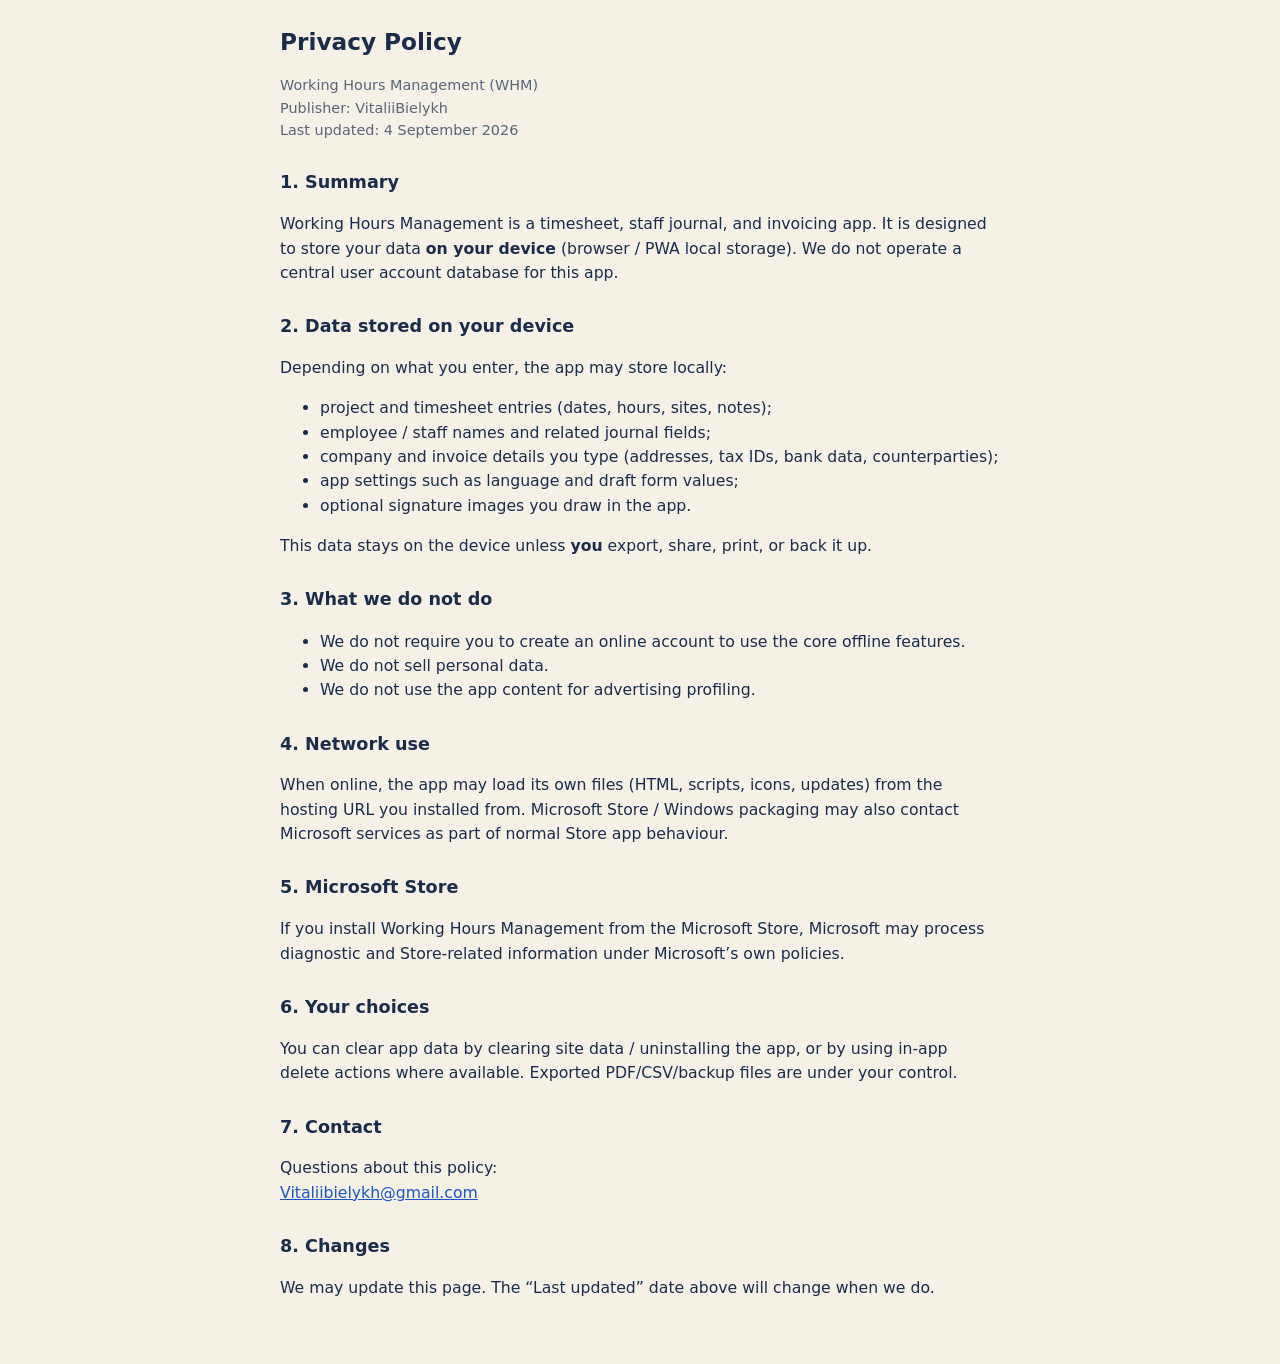
<file: arbeitszeit/privacy.html>
<!DOCTYPE html>
<html lang="en">
<head>
<meta charset="UTF-8">
<meta name="viewport" content="width=device-width, initial-scale=1.0">
<title>Privacy Policy — Working Hours Management</title>
<style>
  body{font-family:system-ui,-apple-system,sans-serif;max-width:720px;margin:0 auto;padding:24px 18px 48px;line-height:1.55;color:#1b2c4a;background:#f5f1e7;}
  h1{font-size:1.45rem;margin:0 0 8px;}
  h2{font-size:1.1rem;margin:28px 0 8px;}
  p,li{font-size:0.98rem;}
  .muted{color:#5a6578;font-size:0.9rem;}
  a{color:#1a56c4;}
</style>
</head>
<body>
  <h1>Privacy Policy</h1>
  <p class="muted">Working Hours Management (WHM)<br>Publisher: VitaliiBielykh<br>Last updated: 4 September 2026</p>

  <h2>1. Summary</h2>
  <p>Working Hours Management is a timesheet, staff journal, and invoicing app. It is designed to store your data <strong>on your device</strong> (browser / PWA local storage). We do not operate a central user account database for this app.</p>

  <h2>2. Data stored on your device</h2>
  <p>Depending on what you enter, the app may store locally:</p>
  <ul>
    <li>project and timesheet entries (dates, hours, sites, notes);</li>
    <li>employee / staff names and related journal fields;</li>
    <li>company and invoice details you type (addresses, tax IDs, bank data, counterparties);</li>
    <li>app settings such as language and draft form values;</li>
    <li>optional signature images you draw in the app.</li>
  </ul>
  <p>This data stays on the device unless <strong>you</strong> export, share, print, or back it up.</p>

  <h2>3. What we do not do</h2>
  <ul>
    <li>We do not require you to create an online account to use the core offline features.</li>
    <li>We do not sell personal data.</li>
    <li>We do not use the app content for advertising profiling.</li>
  </ul>

  <h2>4. Network use</h2>
  <p>When online, the app may load its own files (HTML, scripts, icons, updates) from the hosting URL you installed from. Microsoft Store / Windows packaging may also contact Microsoft services as part of normal Store app behaviour.</p>

  <h2>5. Microsoft Store</h2>
  <p>If you install Working Hours Management from the Microsoft Store, Microsoft may process diagnostic and Store-related information under Microsoft’s own policies.</p>

  <h2>6. Your choices</h2>
  <p>You can clear app data by clearing site data / uninstalling the app, or by using in-app delete actions where available. Exported PDF/CSV/backup files are under your control.</p>

  <h2>7. Contact</h2>
  <p>Questions about this policy:<br>
  <a href="mailto:Vitaliibielykh@gmail.com">Vitaliibielykh@gmail.com</a></p>

  <h2>8. Changes</h2>
  <p>We may update this page. The “Last updated” date above will change when we do.</p>
</body>
</html>
</file>
